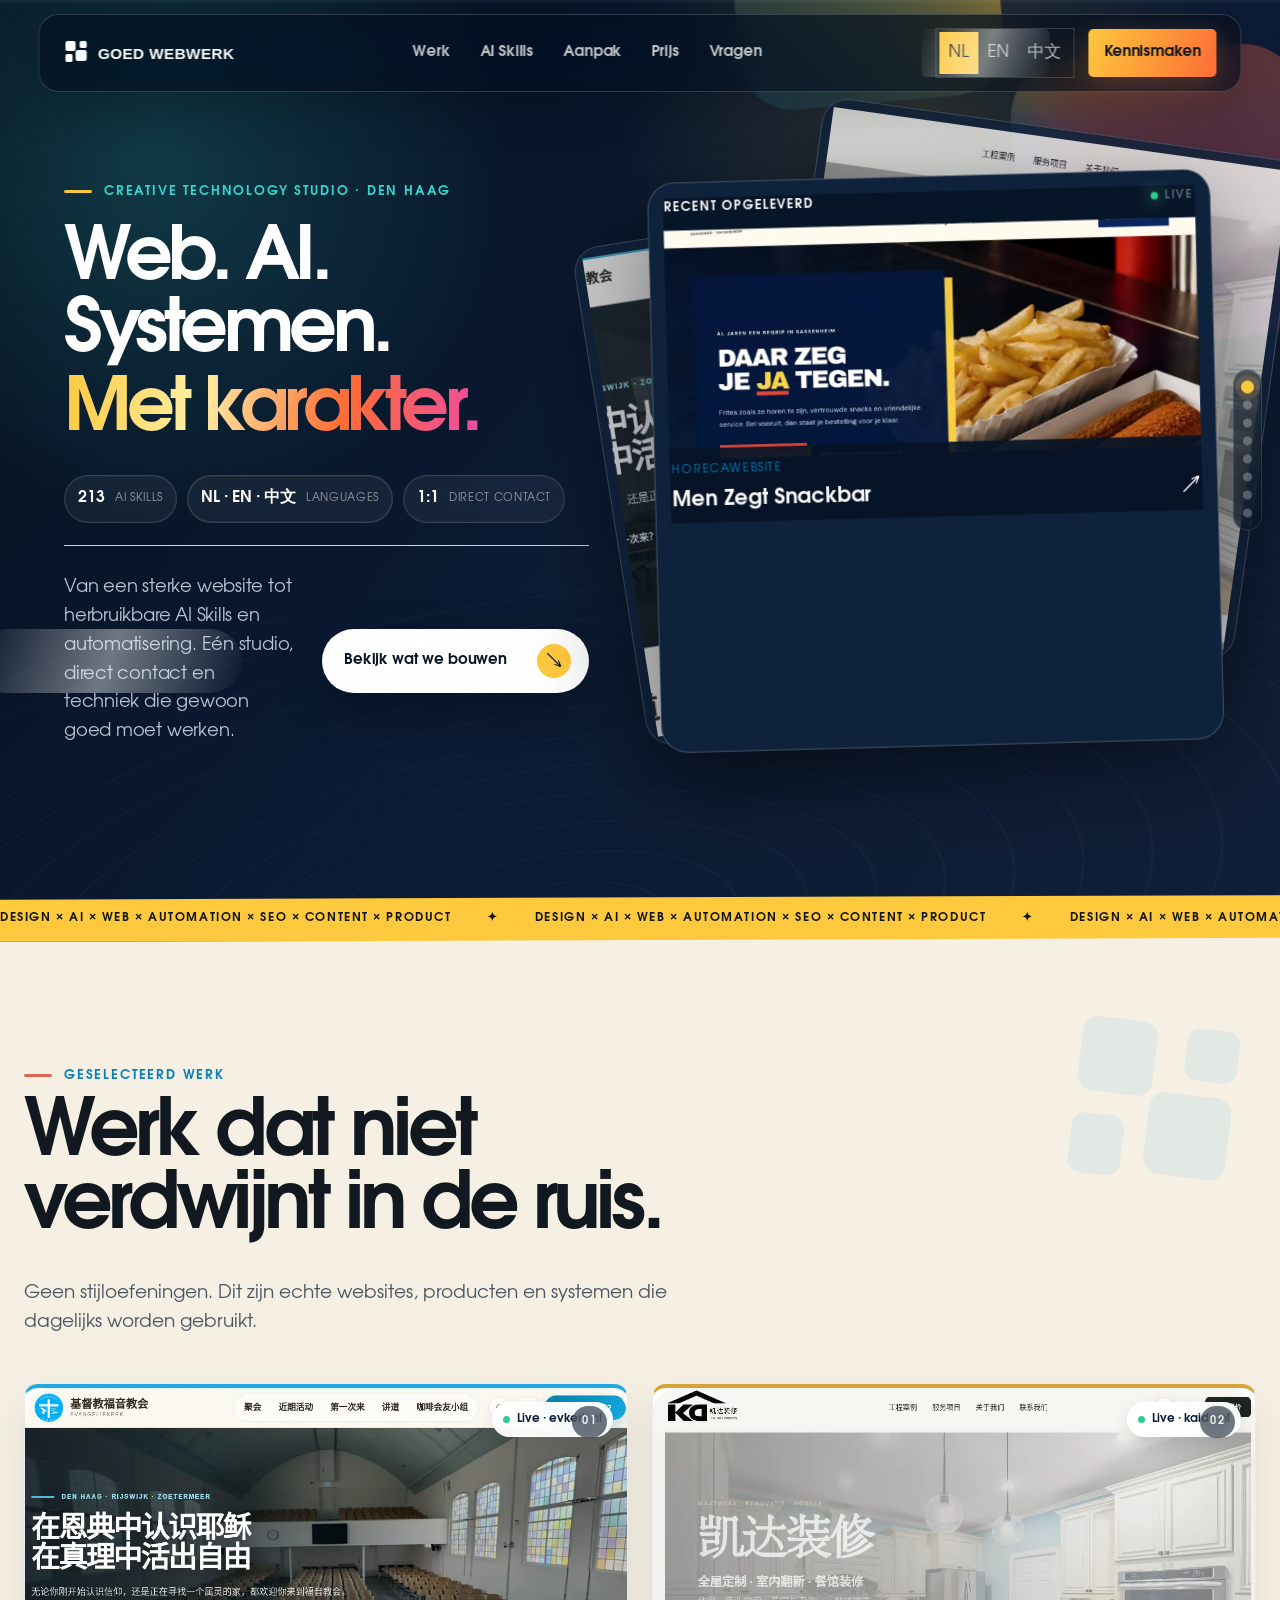
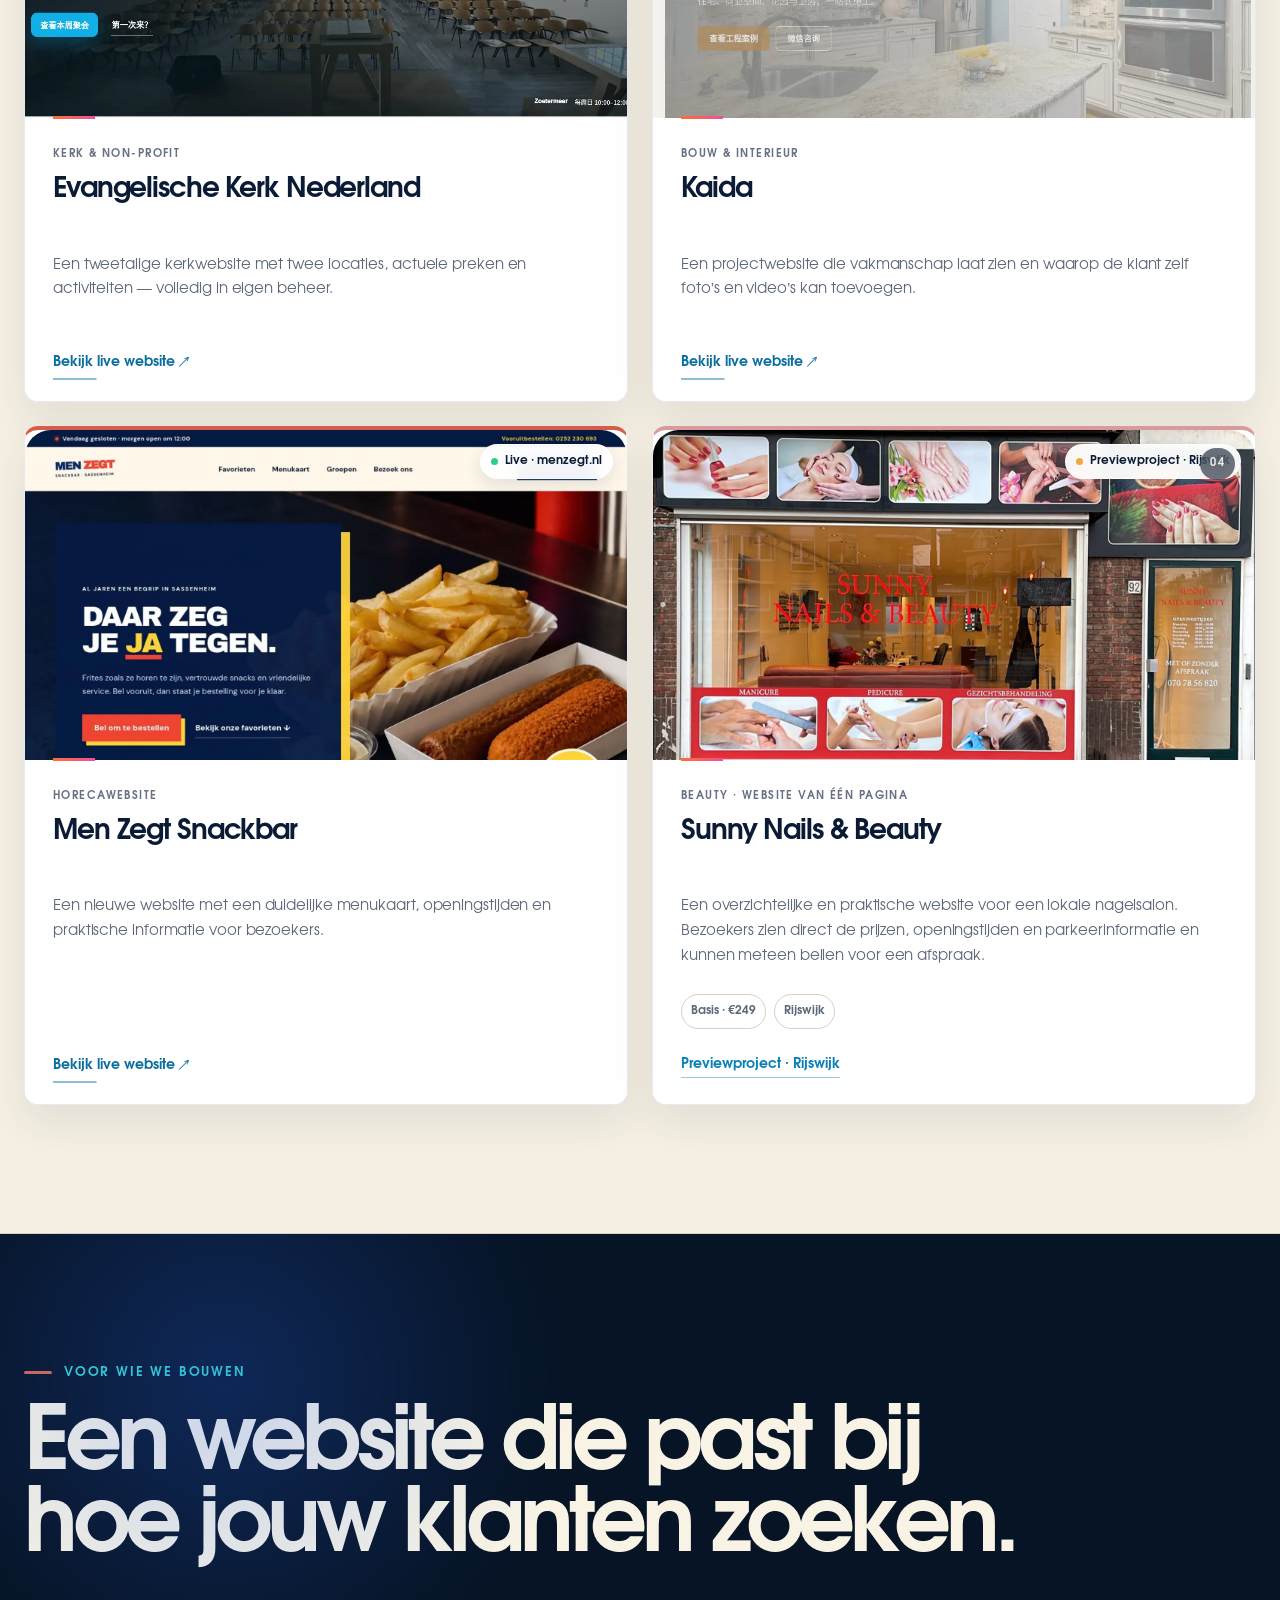
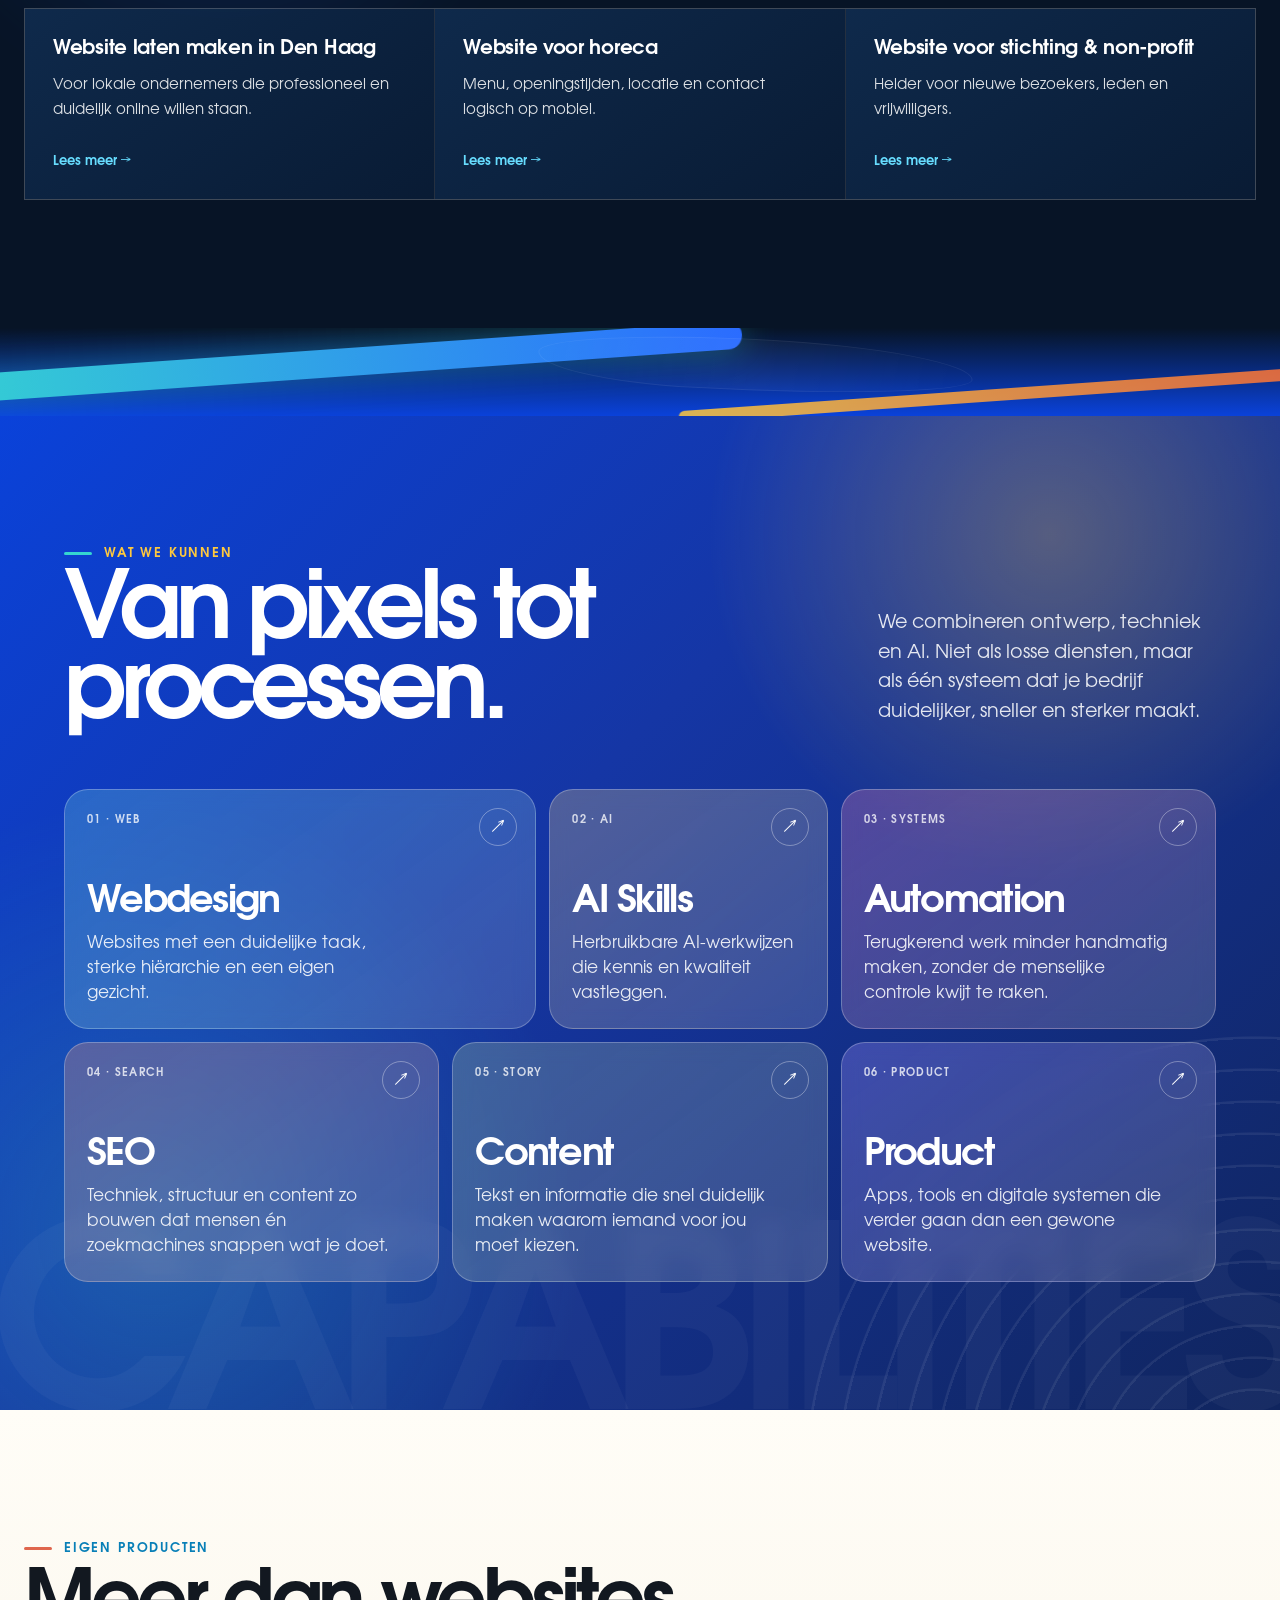
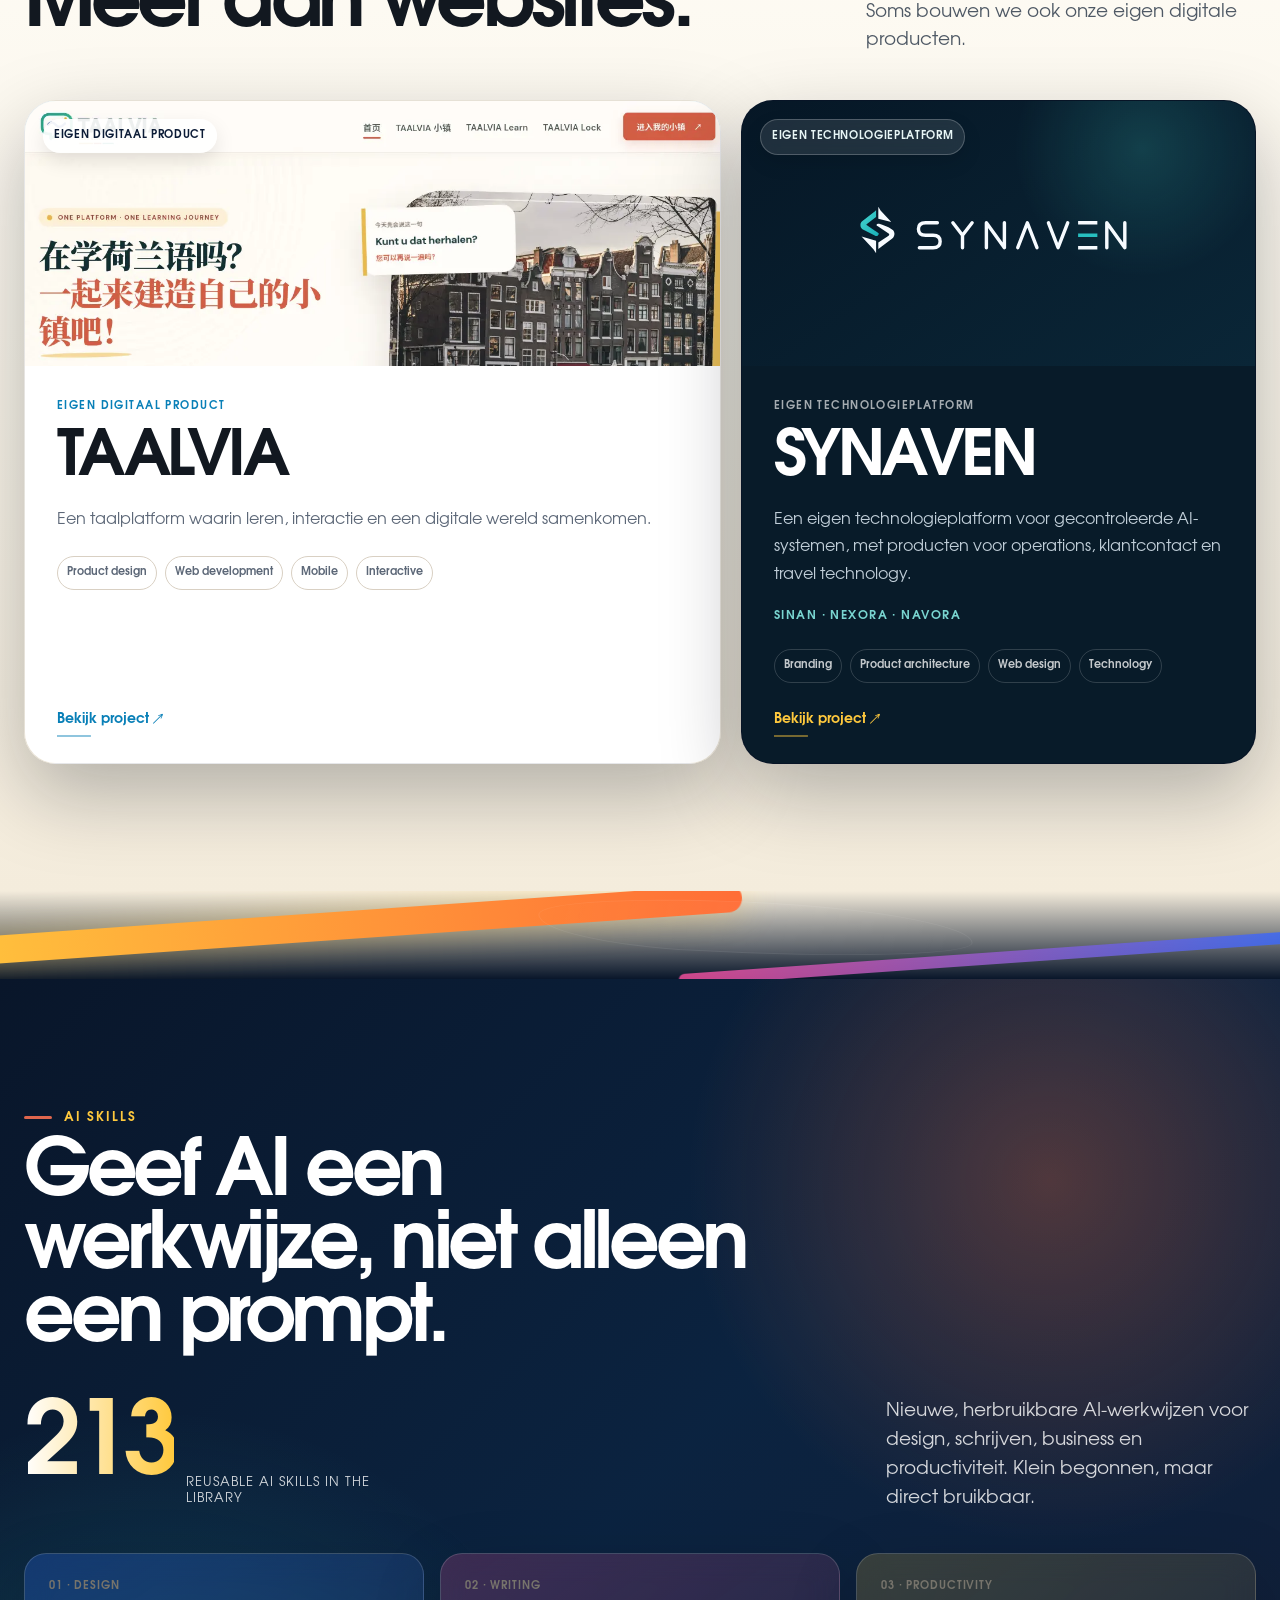
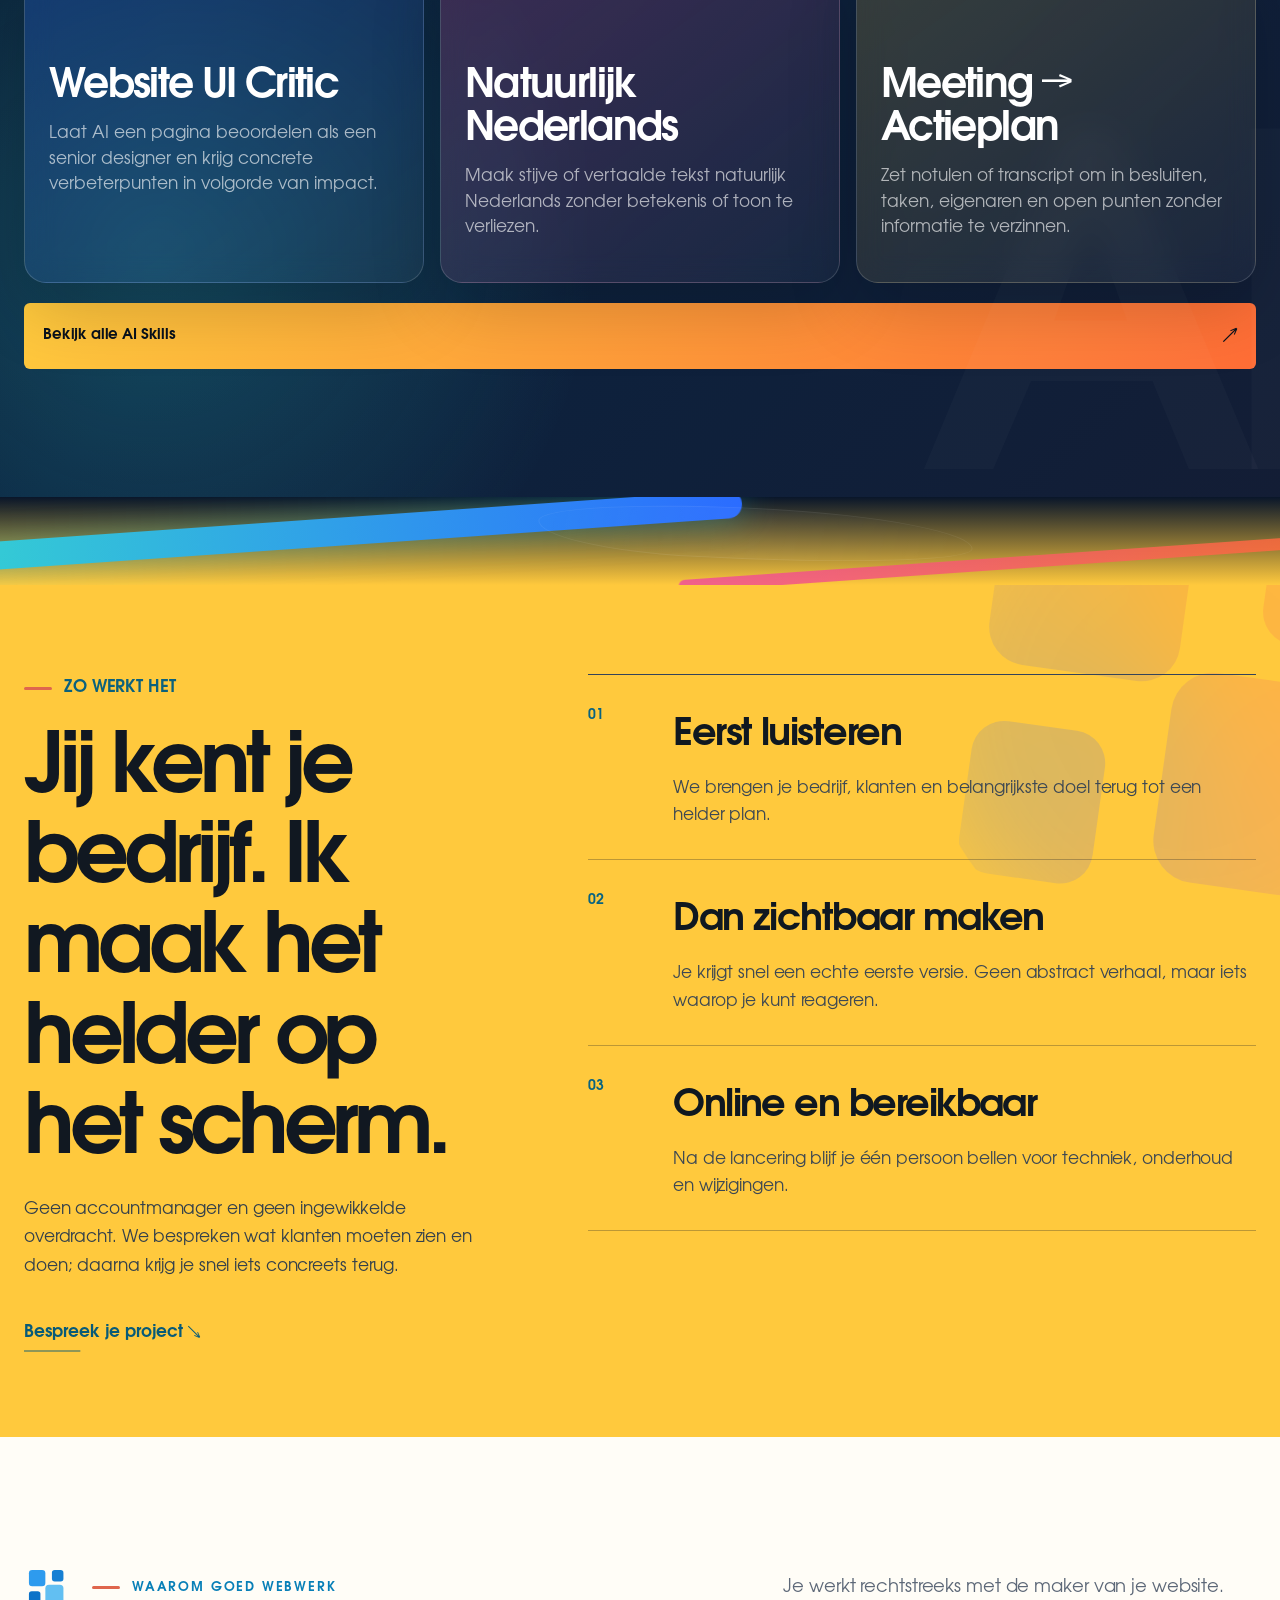
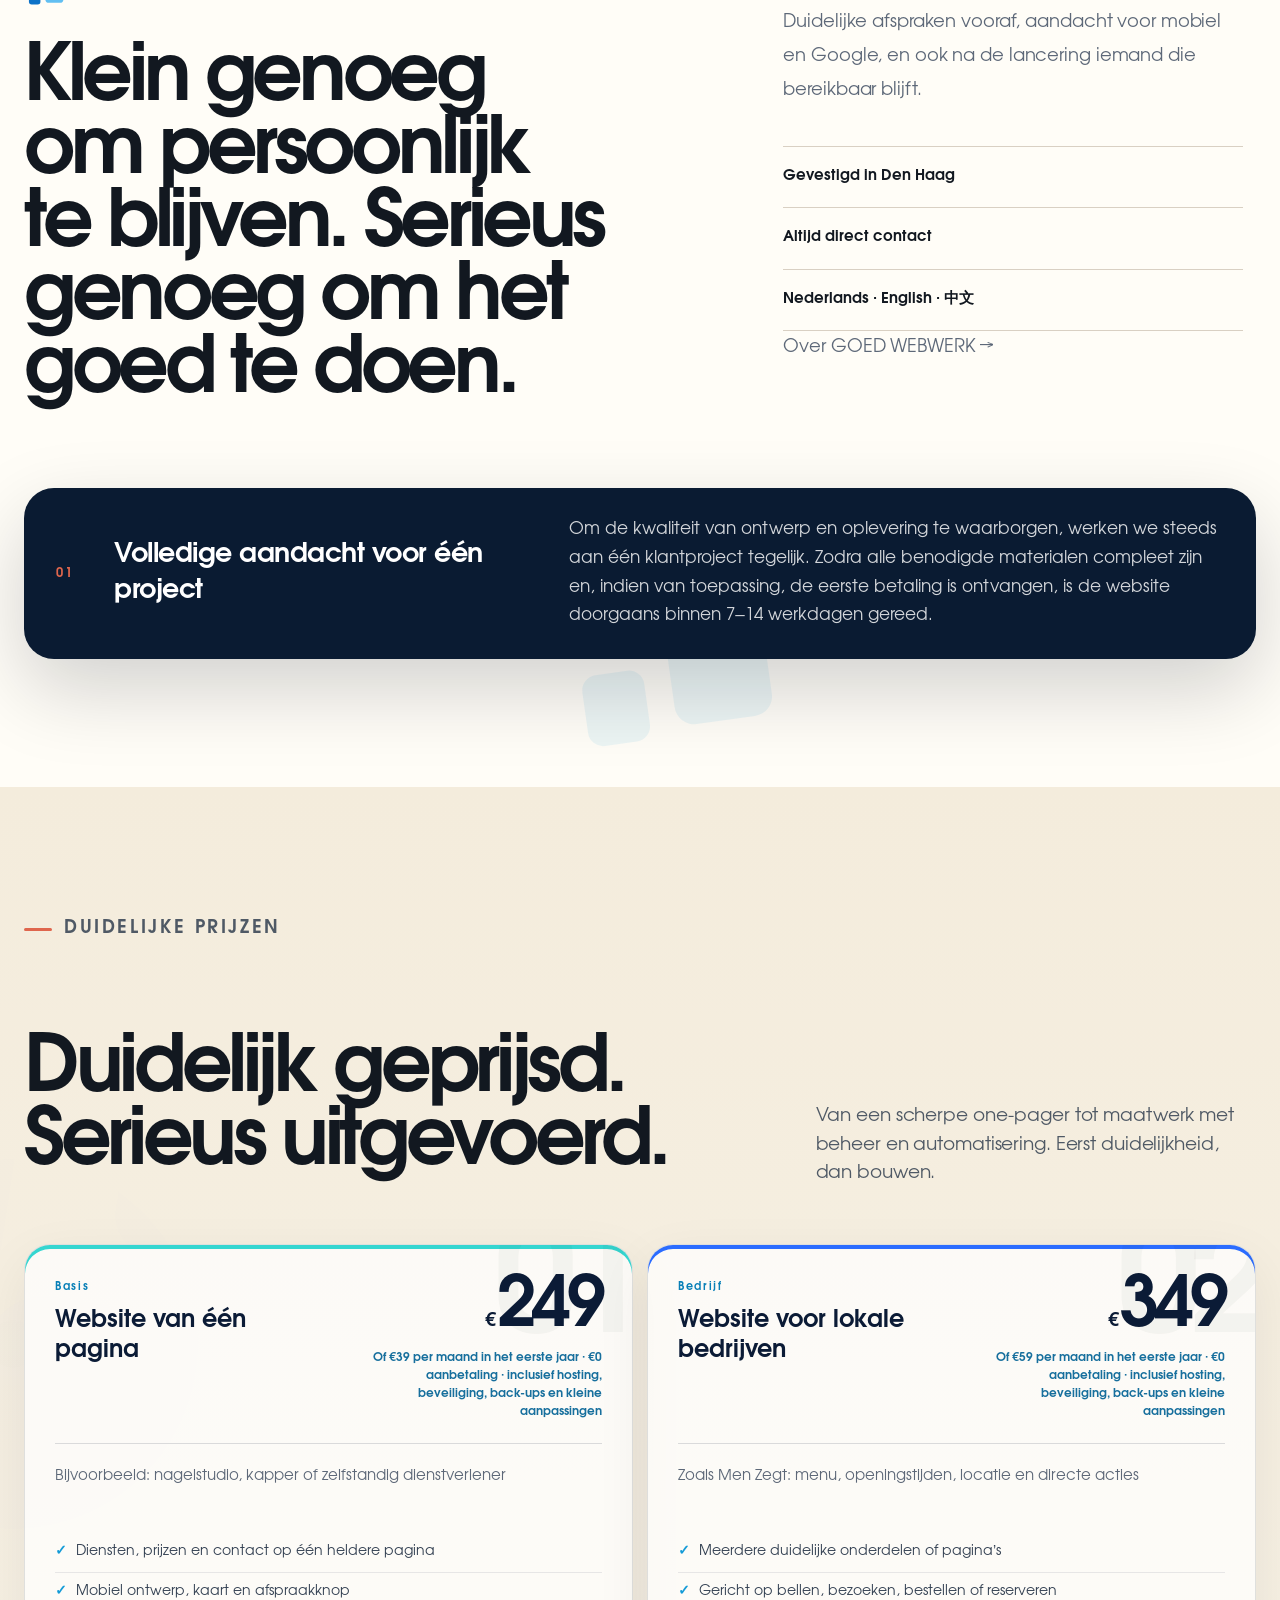
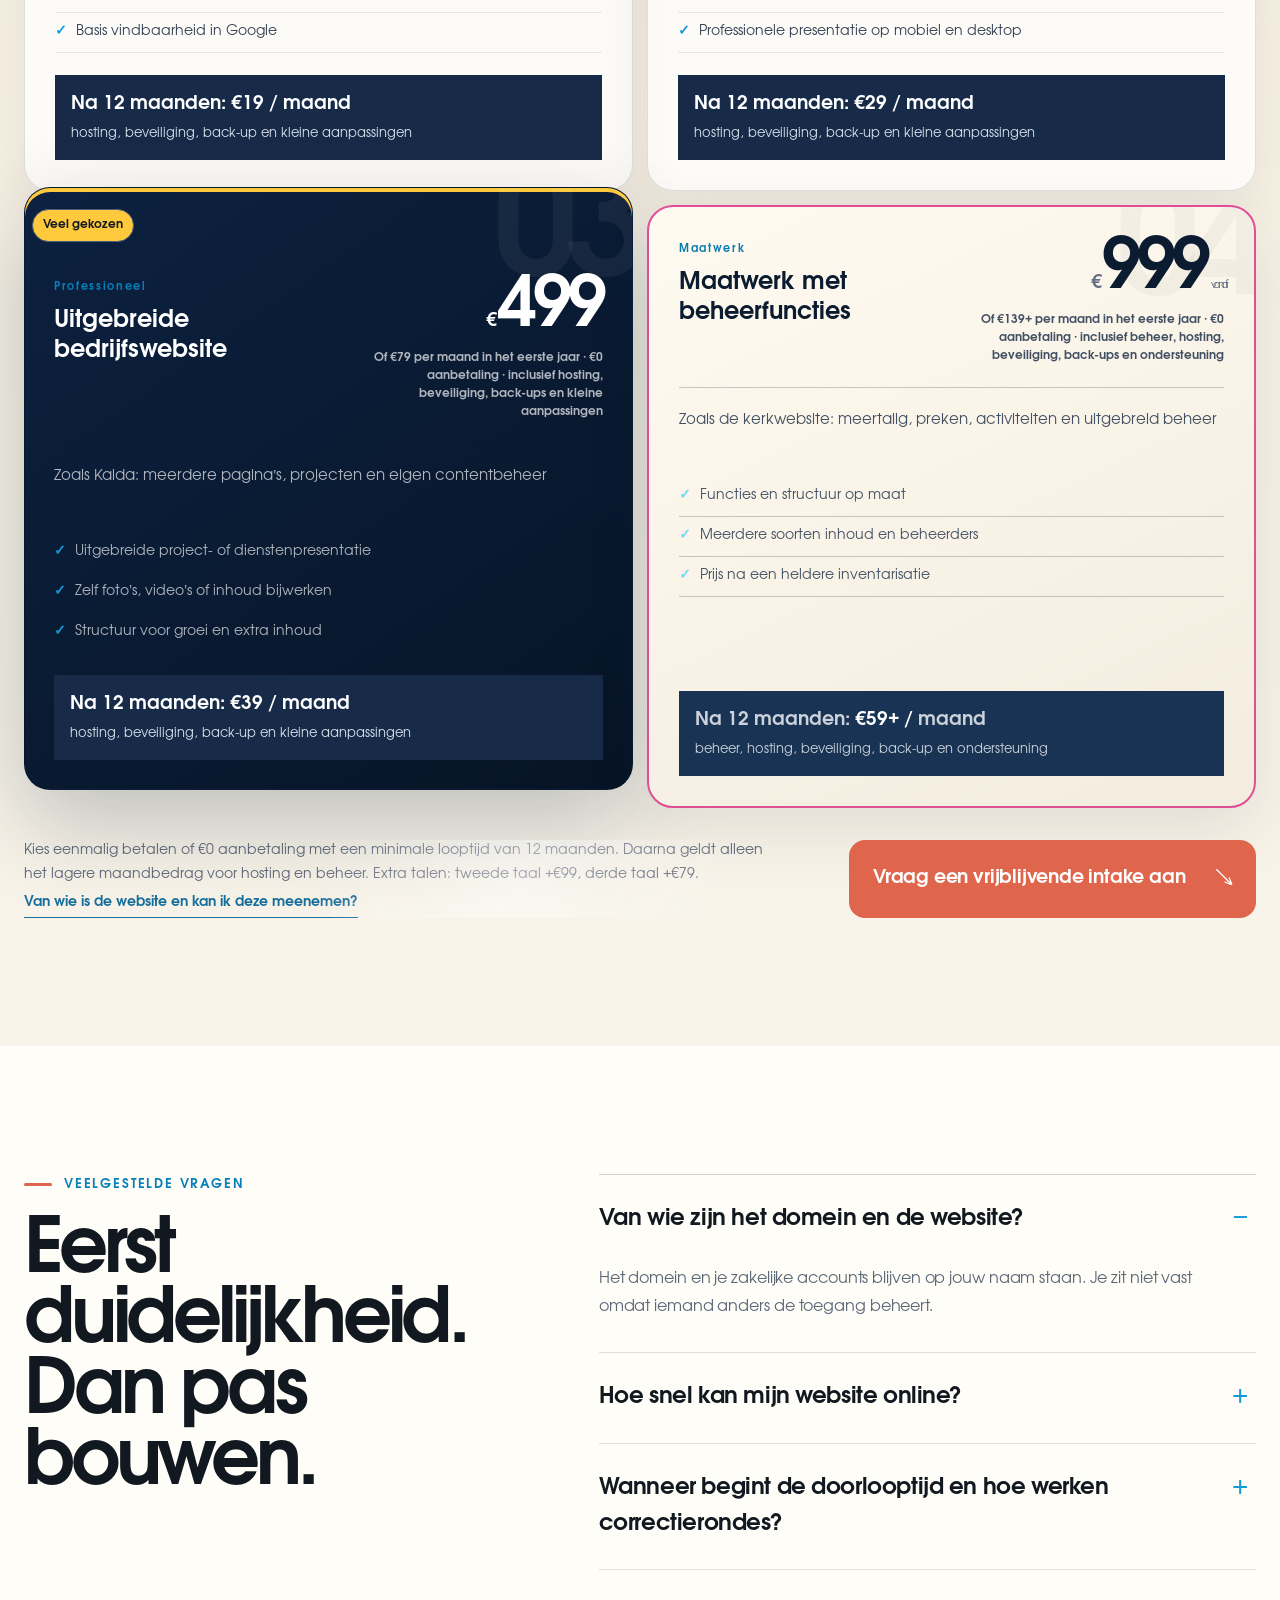
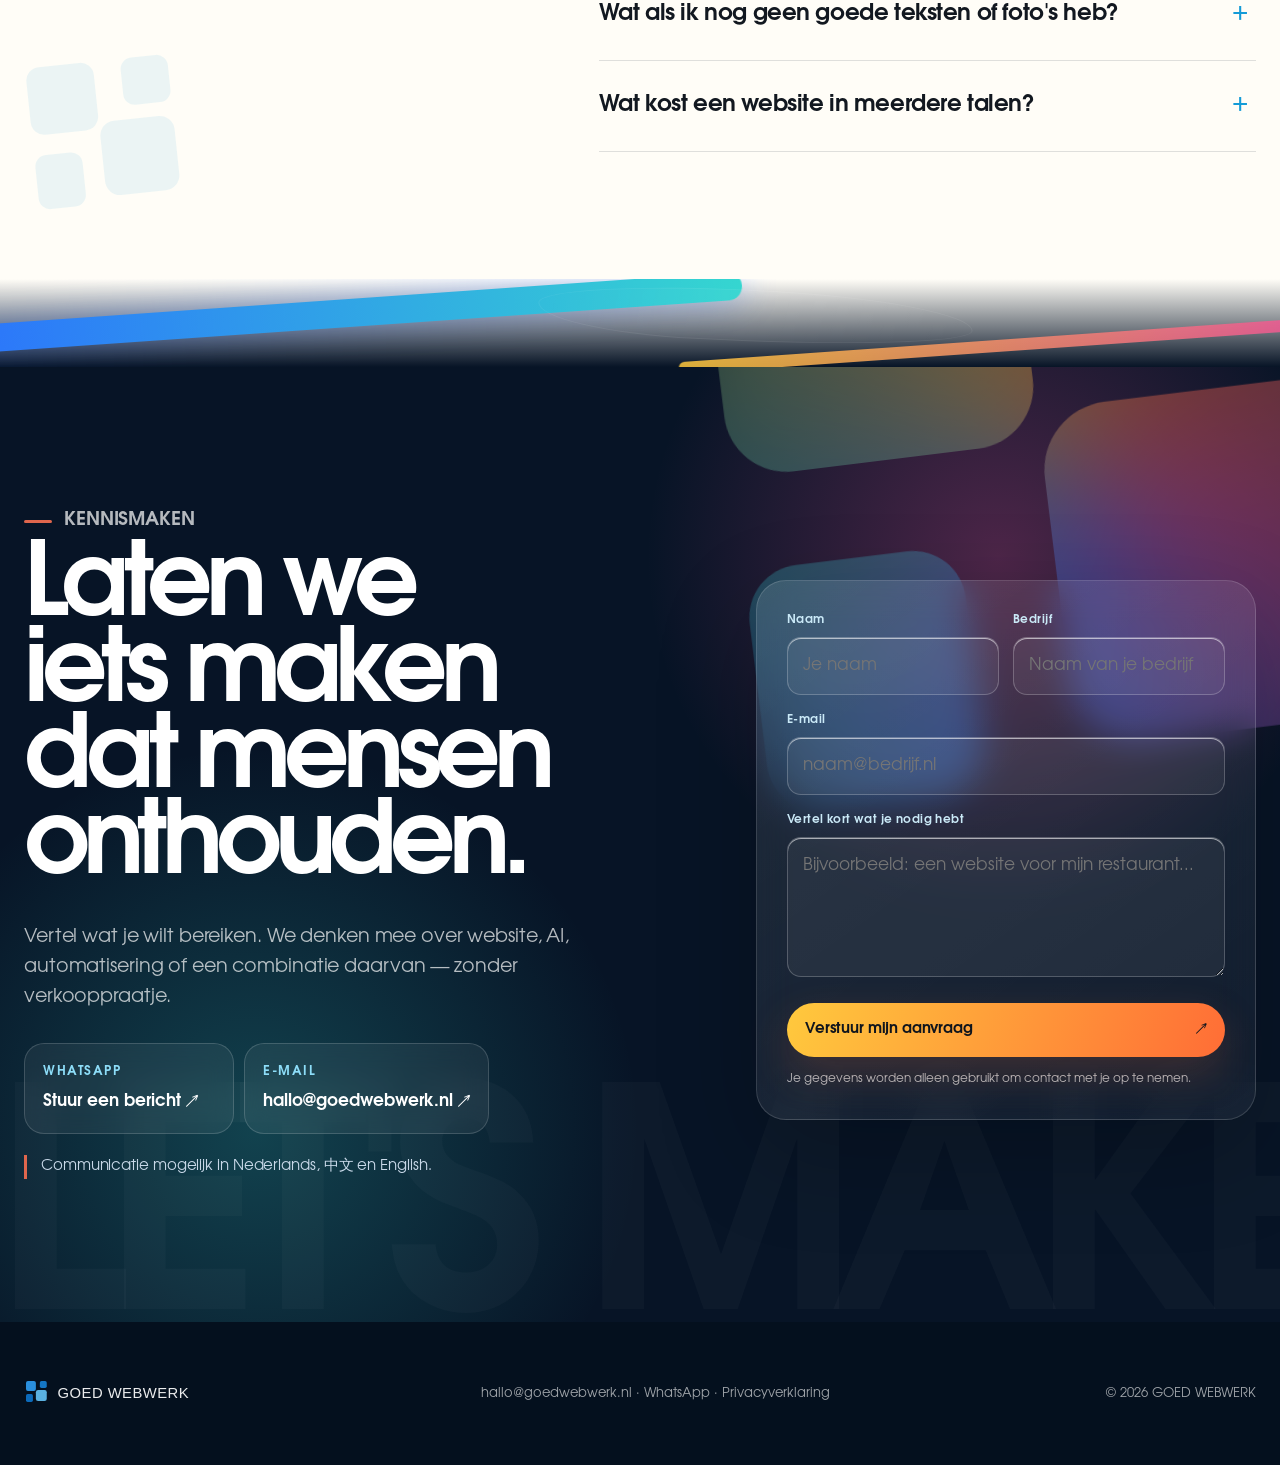
<file: index.html>
<!doctype html>
<html lang="nl">
<head>
  <meta charset="utf-8">
  <meta name="viewport" content="width=device-width, initial-scale=1">
  <meta name="description" content="GOED WEBWERK ontwerpt websites, AI Skills en digitale systemen voor ondernemers en organisaties. Direct, expressief en technisch solide — vanuit Den Haag.">
  <meta name="robots" content="index, follow">
  <title>GOED WEBWERK | Webdesign, AI Skills & digitale systemen</title>
  <link rel="canonical" href="https://goedwebwerk.nl/">
  <meta property="og:type" content="website">
  <meta property="og:title" content="GOED WEBWERK | Webdesign, AI Skills & digitale systemen">
  <meta property="og:description" content="Webdesign, AI Skills en digitale systemen met karakter — vanuit Den Haag.">
  <meta property="og:url" content="https://goedwebwerk.nl/">
  <link rel="icon" href="mark.svg" type="image/svg+xml">
  <link rel="stylesheet" href="site-v2.css?v=77">
  <link rel="stylesheet" href="site-v3.css?v=1">
  <link rel="stylesheet" href="site-v3-1.css?v=1">
  <link rel="stylesheet" href="site-v3-2.css?v=1">
  <link rel="stylesheet" href="site-home-v4.css?v=2">
  <link rel="stylesheet" href="site-home-v5.css?v=1">
  <link rel="stylesheet" href="site-home-v6.css?v=1">
  <link rel="stylesheet" href="site-home-v7.css?v=1">
  <link rel="stylesheet" href="site-home-v8.css?v=1">
</head>
<body>
  <header class="site-header">
    <a class="brand" href="#top" aria-label="GOED WEBWERK home"><img src="logo.svg" alt="GOED WEBWERK"></a>
    <nav aria-label="Hoofdnavigatie"><a href="#werk" data-i18n="navWork">Werk</a><a href="/skills/" data-i18n="navSkills">AI Skills</a><a href="#aanpak" data-i18n="navProcess">Aanpak</a><a href="#prijzen" data-i18n="navPrice">Prijs</a><a href="#vragen" data-i18n="navFaq">Vragen</a></nav>
    <div class="header-actions"><div class="lang-switch" aria-label="Taal kiezen"><button type="button" data-lang="nl" class="active">NL</button><button type="button" data-lang="en">EN</button><button type="button" data-lang="zh">中文</button></div><a class="header-cta" href="#contact" data-i18n="navContact">Kennismaken</a></div>
  </header>

  <main id="top">
    <section class="hero">
      <div class="hero-main">
        <p class="kicker"><span></span><b data-i18n="heroKicker">Creative technology studio · Den Haag</b></p>
        <h1><span data-i18n="heroLine1">Web. AI. Systemen.</span><em data-i18n="heroLine2">Met karakter.</em></h1>
        <div class="hero-bottom"><p data-i18n="heroIntro">Van een sterke website tot herbruikbare AI Skills en automatisering. Eén studio, direct contact en techniek die gewoon goed moet werken.</p><a class="primary-link" href="#werk"><span data-i18n="heroCta">Bekijk wat we bouwen</span><b>↘</b></a></div>
      </div>
      <a class="now-building" href="https://menzegt.nl" target="_blank" rel="noreferrer" aria-label="Bekijk de live website van Men Zegt Snackbar">
        <div class="stack-photo stack-photo-left" aria-hidden="true"><img src="project-evkerk.webp" alt="" width="1200" height="800"></div>
        <div class="stack-photo stack-photo-right" aria-hidden="true"><img src="project-kaida.webp" alt="" width="1200" height="800"></div>
        <div class="stack-photo stack-photo-front">
          <div class="now-top"><span data-i18n="recentDelivery">Recent opgeleverd</span><b class="is-live"><i></i><span data-i18n="liveNow">Live</span></b></div>
          <img src="project-men-zegt.webp" alt="Homepage van de website van Men Zegt Snackbar" width="1600" height="900">
          <div class="now-caption"><div><small data-i18n="hospitalitySite">Horecawebsite</small><strong>Men Zegt Snackbar</strong></div><span>↗</span></div>
        </div>
      </a>
    </section>

    <section class="work section" id="werk">
      <header class="editorial-heading"><div><p class="kicker"><span></span><b data-i18n="selectedWork">Geselecteerd werk</b></p><h2 data-i18n="workTitle">Echte websites voor echte organisaties.</h2><p class="editorial-intro" data-i18n="workIntro">Geen stijloefeningen, maar werk dat dagelijks door klanten, leden en bezoekers wordt gebruikt.</p></div></header>
      <div class="work-layout">
        <article class="case case-featured case-evkerk"><a class="case-image localized-visual" href="https://evkerk.nl" target="_blank" rel="noreferrer"><img src="project-evkerk.webp" alt="Homepage van Evangelische Kerk Nederland" width="1200" height="800"><span class="visual-copy"><small data-i18n="evkerkVisualEyebrow">Kerkwebsite</small><strong data-i18n="evkerkVisual">Evangelische Kerk Nederland</strong></span><span class="status live"><i></i><span data-i18n="liveEvkerk">Live · evkerk.nl</span></span></a><div class="case-copy"><p data-i18n="churchNonprofit">Kerk & non-profit</p><h3 data-i18n="evkerkTitle">Evangelische Kerk Nederland</h3><p data-i18n="evkerkDesc">Een tweetalige kerkwebsite met twee locaties, actuele preken en activiteiten — volledig in eigen beheer.</p><div class="chips"><span data-i18n="bilingual">Tweetalig</span><span data-i18n="selfManaged">Eigen beheer</span></div><a href="https://evkerk.nl" target="_blank" rel="noreferrer"><span data-i18n="viewLive">Bekijk live website</span> ↗</a></div></article>
        <article class="case case-small case-kaida"><a class="case-image localized-visual" href="https://kaida.nl" target="_blank" rel="noreferrer"><img src="project-kaida.webp" alt="Homepage van Kaida" width="1200" height="800"><span class="visual-copy"><small data-i18n="kaidaVisualEyebrow">Renovatie & interieur</small><strong data-i18n="kaidaVisual">Kaida Renovatie</strong></span><span class="status live"><i></i><span data-i18n="liveKaida">Live · kaida.nl</span></span></a><div class="case-copy"><p data-i18n="constructionInterior">Bouw & interieur</p><h3 data-i18n="kaidaTitle">Kaida</h3><p data-i18n="kaidaDesc">Een projectwebsite die vakmanschap laat zien en waarop de klant zelf foto’s en video’s kan toevoegen.</p><a href="https://kaida.nl" target="_blank" rel="noreferrer"><span data-i18n="viewLive">Bekijk live website</span> ↗</a></div></article>
        <article class="case case-progress case-menzegt"><a class="case-image" href="https://menzegt.nl" target="_blank" rel="noreferrer"><img src="project-men-zegt.webp" alt="Homepage van de website van Men Zegt Snackbar" width="1600" height="900"><span class="status live"><i></i><span data-i18n="liveMenZegt">Live · menzegt.nl</span></span></a><div class="case-copy"><p data-i18n="hospitalitySite">Horecawebsite</p><h3 data-i18n="menZegtTitle">Men Zegt Snackbar</h3><p data-i18n="menZegtDesc">Een nieuwe website met een duidelijke menukaart, openingstijden en praktische informatie voor bezoekers.</p><div class="chips"><span data-i18n="menu">Menukaart</span><span data-i18n="mobile">Mobiel</span></div><a href="https://menzegt.nl" target="_blank" rel="noreferrer"><span data-i18n="viewLive">Bekijk live website</span> ↗</a></div></article>
        <article class="case case-small case-sunny"><div class="case-image case-image-static"><img src="project-sunny-nails.jpg" alt="Voorgevel van Sunny Nails & Beauty in Rijswijk" width="1600" height="920"><span class="status progress"><i></i><span data-i18n="liveSunny">Previewproject · Rijswijk</span></span></div><div class="case-copy"><p data-i18n="beautyOnePage">Beauty · website van één pagina</p><h3>Sunny Nails &amp; Beauty</h3><p data-i18n="sunnyDesc">Een overzichtelijke en praktische website voor een lokale nagelsalon. Bezoekers zien direct de prijzen, openingstijden en parkeerinformatie en kunnen meteen bellen voor een afspraak.</p><div class="chips"><span data-i18n="basicOnePage">Basis · €249</span><span>Rijswijk</span></div><span class="case-preview-label" data-i18n="viewProject">Previewproject · Rijswijk</span></div></article>
      </div>
    </section>


    <section class="service-index section" aria-labelledby="serviceIndexTitle"><p class="kicker"><span></span><b data-i18n="serviceIndexKicker">Voor wie we bouwen</b></p><h2 id="serviceIndexTitle" data-i18n="serviceIndexTitle">Een website die past bij hoe jouw klanten zoeken.</h2><div class="service-index-links"><a href="/website-laten-maken-den-haag/"><strong data-i18n="service1Title">Website laten maken in Den Haag</strong><span data-i18n="service1Text">Voor lokale ondernemers die professioneel en duidelijk online willen staan.</span><b data-i18n="serviceReadMore">Lees meer →</b></a><a href="/horeca-website-laten-maken/"><strong data-i18n="service2Title">Website voor horeca</strong><span data-i18n="service2Text">Menu, openingstijden, locatie en contact logisch op mobiel.</span><b data-i18n="serviceReadMore">Lees meer →</b></a><a href="/website-voor-stichting/"><strong data-i18n="service3Title">Website voor stichting & non-profit</strong><span data-i18n="service3Text">Helder voor nieuwe bezoekers, leden en vrijwilligers.</span><b data-i18n="serviceReadMore">Lees meer →</b></a></div></section>
    <section class="own-products section" id="producten">
      <header class="own-heading"><div><p class="kicker"><span></span><b data-i18n="ownKicker">Eigen producten</b></p><h2 data-i18n="ownTitle">Meer dan websites.</h2></div><p data-i18n="ownIntro">Soms bouwen we ook onze eigen digitale producten.</p></header>
      <div class="own-grid">
        <article class="own-card own-taalvia">
          <a class="own-visual taalvia-visual" href="https://taalvia.nl" target="_blank" rel="noreferrer"><img src="project-taalvia.webp" alt="Taalvia taalplatform" width="1200" height="800"><span class="own-badge" data-i18n="ownTypeTaalvia">Eigen digitaal product</span></a>
          <div class="own-copy"><p class="own-type" data-i18n="ownTypeTaalvia">Eigen digitaal product</p><h3>TAALVIA</h3><p data-i18n="ownTaalviaDesc">Een taalplatform waarin leren, interactie en een digitale wereld samenkomen.</p><div class="own-tags"><span>Product design</span><span>Web development</span><span>Mobile</span><span>Interactive</span></div><a href="https://taalvia.nl" target="_blank" rel="noreferrer"><span data-i18n="ownView">Bekijk project</span> ↗</a></div>
        </article>
        <article class="own-card own-synaven">
          <a class="own-visual synaven-visual" href="https://synaven.eu" target="_blank" rel="noreferrer"><img src="synaven-lockup-light.svg" alt="SYNAVEN" width="720" height="240"><span class="own-badge" data-i18n="ownTypeSynaven">Eigen technologieplatform</span></a>
          <div class="own-copy"><p class="own-type" data-i18n="ownTypeSynaven">Eigen technologieplatform</p><h3>SYNAVEN</h3><p data-i18n="ownSynavenDesc">Een eigen technologieplatform voor gecontroleerde AI-systemen, met producten voor operations, klantcontact en travel technology.</p><p class="product-family">SINAN · NEXORA · NAVORA</p><div class="own-tags"><span>Branding</span><span>Product architecture</span><span>Web design</span><span>Technology</span></div><a href="https://synaven.eu" target="_blank" rel="noreferrer"><span data-i18n="ownView">Bekijk project</span> ↗</a></div>
        </article>
      </div>
    </section>


    <section class="skills-home section" id="ai-skills">
      <header class="skills-home-head">
        <div><p class="kicker"><span></span><b>AI Skills</b></p><h2 data-i18n="skillsHomeTitle">Geef AI een werkwijze, niet alleen een prompt.</h2></div>
        <p data-i18n="skillsHomeIntro">Nieuwe, herbruikbare AI-werkwijzen voor design, schrijven, business en productiviteit. Klein begonnen, maar direct bruikbaar.</p>
      </header>
      <div class="skills-home-grid">
        <article><small>01 · DESIGN</small><h3>Website UI Critic</h3><p data-i18n="skillsCard1">Laat AI een pagina beoordelen als een senior designer en krijg concrete verbeterpunten in volgorde van impact.</p></article>
        <article><small>02 · WRITING</small><h3 data-i18n="skillsCard2Title">Natuurlijk Nederlands</h3><p data-i18n="skillsCard2">Maak stijve of vertaalde tekst natuurlijk Nederlands zonder betekenis of toon te verliezen.</p></article>
        <article><small>03 · PRODUCTIVITY</small><h3 data-i18n="skillsCard3Title">Meeting → Actieplan</h3><p data-i18n="skillsCard3">Zet notulen of transcript om in besluiten, taken, eigenaren en open punten zonder informatie te verzinnen.</p></article>
      </div>
      <a class="primary-link dark skills-home-link" href="/skills/"><span data-i18n="skillsHomeCta">Bekijk alle AI Skills</span><b>↗</b></a>
    </section>

    <section class="process" id="aanpak">
      <div class="process-intro"><p class="kicker light"><span></span><b data-i18n="howItWorks">Zo werkt het</b></p><h2 data-i18n="processTitle">Jij kent je bedrijf. Ik maak het helder op het scherm.</h2><p data-i18n="processIntro">Geen accountmanager en geen ingewikkelde overdracht. We bespreken wat klanten moeten zien en doen; daarna krijg je snel iets concreets terug.</p><a href="#contact"><span data-i18n="discussProject">Bespreek je project</span> ↘</a></div>
      <ol><li><b>01</b><div><h3 data-i18n="step1Title">Eerst luisteren</h3><p data-i18n="step1Text">We brengen je bedrijf, klanten en belangrijkste doel terug tot een helder plan.</p></div></li><li><b>02</b><div><h3 data-i18n="step2Title">Dan zichtbaar maken</h3><p data-i18n="step2Text">Je krijgt snel een echte eerste versie. Geen abstract verhaal, maar iets waarop je kunt reageren.</p></div></li><li><b>03</b><div><h3 data-i18n="step3Title">Online en bereikbaar</h3><p data-i18n="step3Text">Na de lancering blijf je één persoon bellen voor techniek, onderhoud en wijzigingen.</p></div></li></ol>
    </section>

    <section class="about section"><div class="about-copy"><div class="about-brandline"><img src="mark.svg" alt="" width="74" height="74"><p class="kicker"><span></span><b data-i18n="whyGoed">Waarom GOED WEBWERK</b></p></div><h2 data-i18n="aboutTitle">Klein genoeg om persoonlijk te blijven. Serieus genoeg om het goed te doen.</h2></div><div class="about-detail"><p data-i18n="aboutText">Je werkt rechtstreeks met de maker van je website. Duidelijke afspraken vooraf, aandacht voor mobiel en Google, en ook na de lancering iemand die bereikbaar blijft.</p><div><span data-i18n="basedIn">Gevestigd in Den Haag</span><span data-i18n="directContact">Altijd direct contact</span><span data-i18n="languageList">Nederlands · English · 中文</span></div><p><a href="/over-goed-webwerk/">Over GOED WEBWERK →</a></p></div><aside class="focus-promise"><div><span>01</span><h3 data-i18n="focusTitle">Volledige aandacht voor één project</h3></div><p data-i18n="focusText">Om de kwaliteit van ontwerp en oplevering te waarborgen, werken we steeds aan één klantproject tegelijk. Zodra alle benodigde materialen compleet zijn en, indien van toepassing, de eerste betaling is ontvangen, is de website doorgaans binnen 7–14 werkdagen gereed.</p></aside></section>

    <section class="pricing section" id="prijzen"><div class="pricing-title"><p class="kicker"><span></span><b data-i18n="clearPrice">Duidelijke prijzen</b></p><h2 data-i18n="priceTitle">Je ziet vooraf wat bij jouw bedrijf past.</h2><p data-i18n="priceIntro">Van een sterke enkele pagina tot een website met eigen beheer. We bevestigen de vaste prijs voordat we beginnen.</p></div><div class="pricing-grid">
      <article class="price-card"><div class="price-card-head"><div><span class="price-level" data-i18n="starterLevel">Basis</span><h3 data-i18n="starterTitle">Website van één pagina</h3></div><div class="price-choice"><p><sup>€</sup>249</p><small data-i18n="noDeposit39">Of €39 per maand in het eerste jaar · €0 aanbetaling · inclusief hosting, beveiliging, back-ups en kleine aanpassingen</small></div></div><p class="price-example" data-i18n="starterExample">Bijvoorbeeld: nagelstudio, kapper of zelfstandig dienstverlener</p><ul><li data-i18n="starterFeature1">Diensten, prijzen en contact op één heldere pagina</li><li data-i18n="starterFeature2">Mobiel ontwerp, kaart en afspraakknop</li><li data-i18n="starterFeature3">Basis vindbaarheid in Google</li></ul><div class="care"><b><span data-i18n="after12Months">Na 12 maanden:</span> €19 / <span data-i18n="month">maand</span></b><span data-i18n="careTextShort">hosting, beveiliging, back-up en kleine aanpassingen</span></div></article>
      <article class="price-card"><div class="price-card-head"><div><span class="price-level" data-i18n="businessLevel">Bedrijf</span><h3 data-i18n="businessTitle">Website voor lokale bedrijven</h3></div><div class="price-choice"><p><sup>€</sup>349</p><small data-i18n="noDeposit59">Of €59 per maand in het eerste jaar · €0 aanbetaling · inclusief hosting, beveiliging, back-ups en kleine aanpassingen</small></div></div><p class="price-example" data-i18n="businessExample">Zoals Men Zegt: menu, openingstijden, locatie en directe acties</p><ul><li data-i18n="businessFeature1">Meerdere duidelijke onderdelen of pagina’s</li><li data-i18n="businessFeature2">Gericht op bellen, bezoeken, bestellen of reserveren</li><li data-i18n="businessFeature3">Professionele presentatie op mobiel en desktop</li></ul><div class="care"><b><span data-i18n="after12Months">Na 12 maanden:</span> €29 / <span data-i18n="month">maand</span></b><span data-i18n="careTextShort">hosting, beveiliging, back-up en kleine aanpassingen</span></div></article>
      <article class="price-card featured"><span class="price-badge" data-i18n="popularChoice">Veel gekozen</span><div class="price-card-head"><div><span class="price-level" data-i18n="professionalLevel">Professioneel</span><h3 data-i18n="professionalTitle">Uitgebreide bedrijfswebsite</h3></div><div class="price-choice"><p><sup>€</sup>499</p><small data-i18n="noDeposit79">Of €79 per maand in het eerste jaar · €0 aanbetaling · inclusief hosting, beveiliging, back-ups en kleine aanpassingen</small></div></div><p class="price-example" data-i18n="professionalExample">Zoals Kaida: meerdere pagina’s, projecten en eigen contentbeheer</p><ul><li data-i18n="professionalFeature1">Uitgebreide project- of dienstenpresentatie</li><li data-i18n="professionalFeature2">Zelf foto’s, video’s of inhoud bijwerken</li><li data-i18n="professionalFeature3">Structuur voor groei en extra inhoud</li></ul><div class="care"><b><span data-i18n="after12Months">Na 12 maanden:</span> €39 / <span data-i18n="month">maand</span></b><span data-i18n="careTextShort">hosting, beveiliging, back-up en kleine aanpassingen</span></div></article>
      <article class="price-card custom"><div class="price-card-head"><div><span class="price-level" data-i18n="customLevel">Maatwerk</span><h3 data-i18n="customTitle">Maatwerk met beheerfuncties</h3></div><div class="price-choice"><p><sup>€</sup>999 <small data-i18n="from">vanaf</small></p><small data-i18n="noDeposit139">Of €139+ per maand in het eerste jaar · €0 aanbetaling · inclusief beheer, hosting, beveiliging, back-ups en ondersteuning</small></div></div><p class="price-example" data-i18n="customExample">Zoals de kerkwebsite: meertalig, preken, activiteiten en uitgebreid beheer</p><ul><li data-i18n="customFeature1">Functies en structuur op maat</li><li data-i18n="customFeature2">Meerdere soorten inhoud en beheerders</li><li data-i18n="customFeature3">Prijs na een heldere inventarisatie</li></ul><div class="care"><b><span data-i18n="after12Months">Na 12 maanden:</span> €59+ / <span data-i18n="month">maand</span></b><span data-i18n="careTextCustom">beheer, hosting, beveiliging, back-up en ondersteuning</span></div></article>
      <div class="price-footer"><div><p data-i18n="priceNote">Alle bedragen zijn eenmalige ontwikkelkosten. Het maandbedrag dekt hosting en doorlopend beheer. Extra talen: tweede taal +€99, derde taal +€79.</p><button class="handover-link" type="button" data-handover-open data-i18n="handoverLink">Van wie is de website en kan ik deze meenemen?</button></div><a class="primary-link dark" href="#contact"><span data-i18n="freeIntake">Vraag een vrijblijvende intake aan</span><b>↘</b></a></div>
    </div></section>

    <dialog class="handover-dialog" id="handover-dialog" aria-labelledby="handover-title"><div class="handover-dialog-head"><p class="kicker"><span></span><b data-i18n="handoverLabel">Eigendom en overdracht</b></p><button type="button" data-handover-close aria-label="Sluiten">×</button></div><h2 id="handover-title" data-i18n="handoverTitle">Jouw bedrijf blijft van jou.</h2><p data-i18n="handoverIntro">Het domein en je zakelijke accounts blijven altijd op jouw naam staan. Als je onze maandelijkse service beëindigt, kun je kiezen:</p><ul><li data-i18n="handoverContinue"><b>Doorgaan met onderhoud.</b> Hosting, beveiliging, back-up en kleine aanpassingen blijven geregeld.</li><li data-i18n="handoverLeave"><b>De website meenemen.</b> Op verzoek ontvang je gratis een standaardexport van de websitebestanden en de inhoud die je hebt aangeleverd.</li></ul><p class="handover-note" data-i18n="handoverNote">Technische verhuizing naar een andere hostingpartij, betaalde licenties en diensten van derden vallen niet onder de standaardexport en kunnen apart worden aangeboden.</p><button class="handover-done" type="button" data-handover-close data-i18n="handoverDone">Duidelijk</button></dialog>

    <section class="faq section" id="vragen"><header><p class="kicker"><span></span><b data-i18n="faqLabel">Veelgestelde vragen</b></p><h2 data-i18n="faqTitle">Eerst duidelijkheid. Dan pas bouwen.</h2></header><div class="faq-list"><details open><summary data-i18n="q1">Van wie zijn het domein en de website?</summary><p data-i18n="a1">Het domein en je zakelijke accounts blijven op jouw naam staan. Je zit niet vast omdat iemand anders de toegang beheert.</p></details><details><summary data-i18n="q2">Hoe snel kan mijn website online?</summary><p data-i18n="a2">Een overzichtelijke bedrijfswebsite is meestal binnen 7–14 werkdagen klaar. De planning hangt vooral af van teksten, foto's en feedback.</p></details><details><summary data-i18n="q5">Wanneer begint de doorlooptijd en hoe werken correctierondes?</summary><p data-i18n="a5">De doorlooptijd begint zodra alle benodigde materialen compleet zijn en, indien van toepassing, de eerste betaling is ontvangen. De offerte omvat twee gebundelde correctierondes. Na ontvangst van het concept vragen we je om binnen drie werkdagen alle feedback gebundeld door te geven. Als de aanlevering van materiaal of feedback meer dan vijf werkdagen vertraging oploopt, pauzeren we het project en plannen we het opnieuw in op basis van de dan beschikbare ruimte.</p></details><details><summary data-i18n="q3">Wat als ik nog geen goede teksten of foto's heb?</summary><p data-i18n="a3">Ik help je de inhoud en volgorde helder te krijgen. Ontbrekende teksten kunnen we samen opstellen en we spreken vooraf af welke foto's nodig zijn.</p></details><details><summary data-i18n="q4">Wat kost een website in meerdere talen?</summary><p data-i18n="a4">Het basispakket bevat één taal. Een tweede taal kost €99 extra; een derde taal kost daarna nog €79 extra. Voor een gewone kleine presentatiewebsite zijn het structureren van de vertaling, de taalschakelaar, de opmaak per taal en de basis-SEO inbegrepen. Bij veel inhoud, vakterminologie of een verzoek om professionele menselijke vertaling maken we een aparte prijsopgave op basis van de hoeveelheid content.</p></details></div></section>

    <section class="contact" id="contact"><div class="contact-copy"><p class="kicker light"><span></span><b data-i18n="meet">Kennismaken</b></p><h2 data-i18n="contactTitle">Wat moet jouw website voor je doen?</h2><p data-i18n="contactIntro">Vertel kort over je bedrijf. Je krijgt persoonlijk antwoord — zonder verkooppraatje of verplichtingen.</p><div class="contact-links"><a href="https://wa.me/31617493457?text=Hallo%20GOED%20WEBWERK%2C%20ik%20wil%20graag%20een%20website%20bespreken." target="_blank" rel="noreferrer"><small>WhatsApp</small><b data-i18n="sendWhatsapp">Stuur een bericht ↗</b></a><a href="mailto:hallo@goedwebwerk.nl"><small data-i18n="emailShort">E-mail</small><b>hallo@goedwebwerk.nl ↗</b></a></div><p class="language-note" data-i18n="communication">Communicatie mogelijk in Nederlands, 中文 en English.</p></div><form id="contact-form"><div class="form-row"><label><span data-i18n="name">Naam</span><input name="name" required data-i18n-placeholder="namePlaceholder" placeholder="Je naam"></label><label><span data-i18n="company">Bedrijf</span><input name="company" data-i18n-placeholder="companyPlaceholder" placeholder="Naam van je bedrijf"></label></div><label><span data-i18n="email">E-mail</span><input name="email" type="email" required placeholder="naam@bedrijf.nl"></label><label><span data-i18n="messageLabel">Vertel kort wat je nodig hebt</span><textarea name="message" required rows="4" data-i18n-placeholder="messagePlaceholder" placeholder="Bijvoorbeeld: een website voor mijn restaurant..."></textarea></label><button type="submit"><span data-i18n="sendRequest">Verstuur mijn aanvraag</span><b>↗</b></button><p data-i18n="privacy">Je gegevens worden alleen gebruikt om contact met je op te nemen.</p></form></section>
  </main>

  <footer><a href="#top"><img src="logo-light.svg" alt="GOED WEBWERK"></a><p><a href="mailto:hallo@goedwebwerk.nl">hallo@goedwebwerk.nl</a> · <a href="https://wa.me/31617493457">WhatsApp</a> · <a href="/privacyverklaring/">Privacyverklaring</a></p><p>© <span id="year"></span> GOED WEBWERK</p></footer>
  <script type="application/ld+json">{"@context":"https://schema.org","@graph":[{"@type":"WebSite","@id":"https://goedwebwerk.nl/#website","url":"https://goedwebwerk.nl/","name":"GOED WEBWERK","publisher":{"@id":"https://goedwebwerk.nl/#business"},"inLanguage":["nl","en","zh"]},{"@type":["Organization","ProfessionalService"],"@id":"https://goedwebwerk.nl/#business","name":"GOED WEBWERK","url":"https://goedwebwerk.nl/","mainEntityOfPage":"https://goedwebwerk.nl/over-goed-webwerk/","logo":{"@type":"ImageObject","url":"https://goedwebwerk.nl/logo.svg","caption":"GOED WEBWERK"},"description":"GOED WEBWERK is een creative technology studio in Den Haag voor webdesign, AI Skills, automatisering en digitale systemen.","email":"hallo@goedwebwerk.nl","telephone":"+31617493457","address":{"@type":"PostalAddress","addressLocality":"Den Haag","addressRegion":"Zuid-Holland","addressCountry":"NL"},"areaServed":{"@type":"AdministrativeArea","name":"Den Haag en omgeving"},"priceRange":"€249–€999+","knowsLanguage":["nl","en","zh"],"knowsAbout":["Webdesign","AI Skills","Automatisering","SEO","Content","Digitale producten"]},{"@type":"WebPage","@id":"https://goedwebwerk.nl/#page","url":"https://goedwebwerk.nl/","name":"GOED WEBWERK | Webdesign, AI Skills & digitale systemen","isPartOf":{"@id":"https://goedwebwerk.nl/#website"},"about":{"@id":"https://goedwebwerk.nl/#business"}}]}</script>
  <script src="site-v2.js?v=79"></script>
  <script src="site-v3-prod-v8.js"></script>
  <script src="site-v3-1.js?v=3"></script>
  <script src="site-v3-2.js?v=1"></script>
  <script src="site-home-v6.js?v=3"></script>
  <script src="site-home-v8.js?v=2"></script>
</body>
</html>
</file>
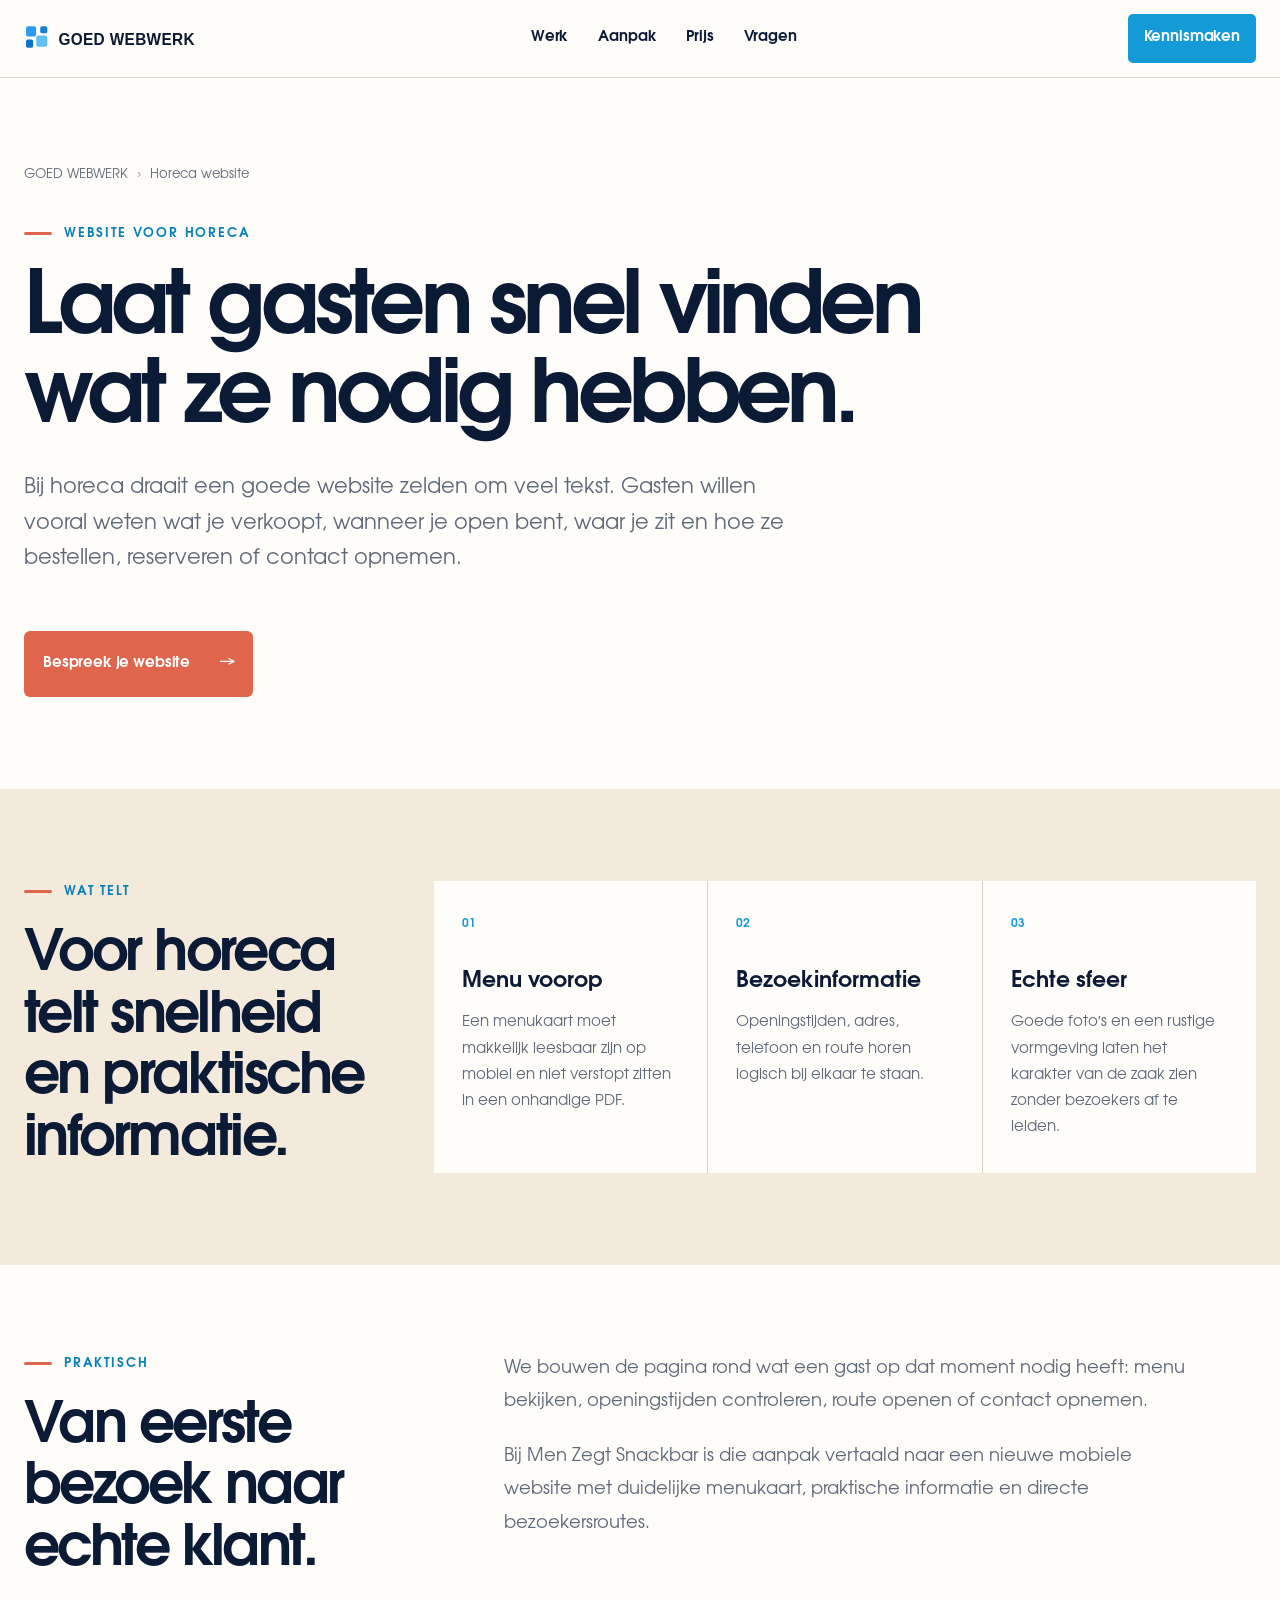
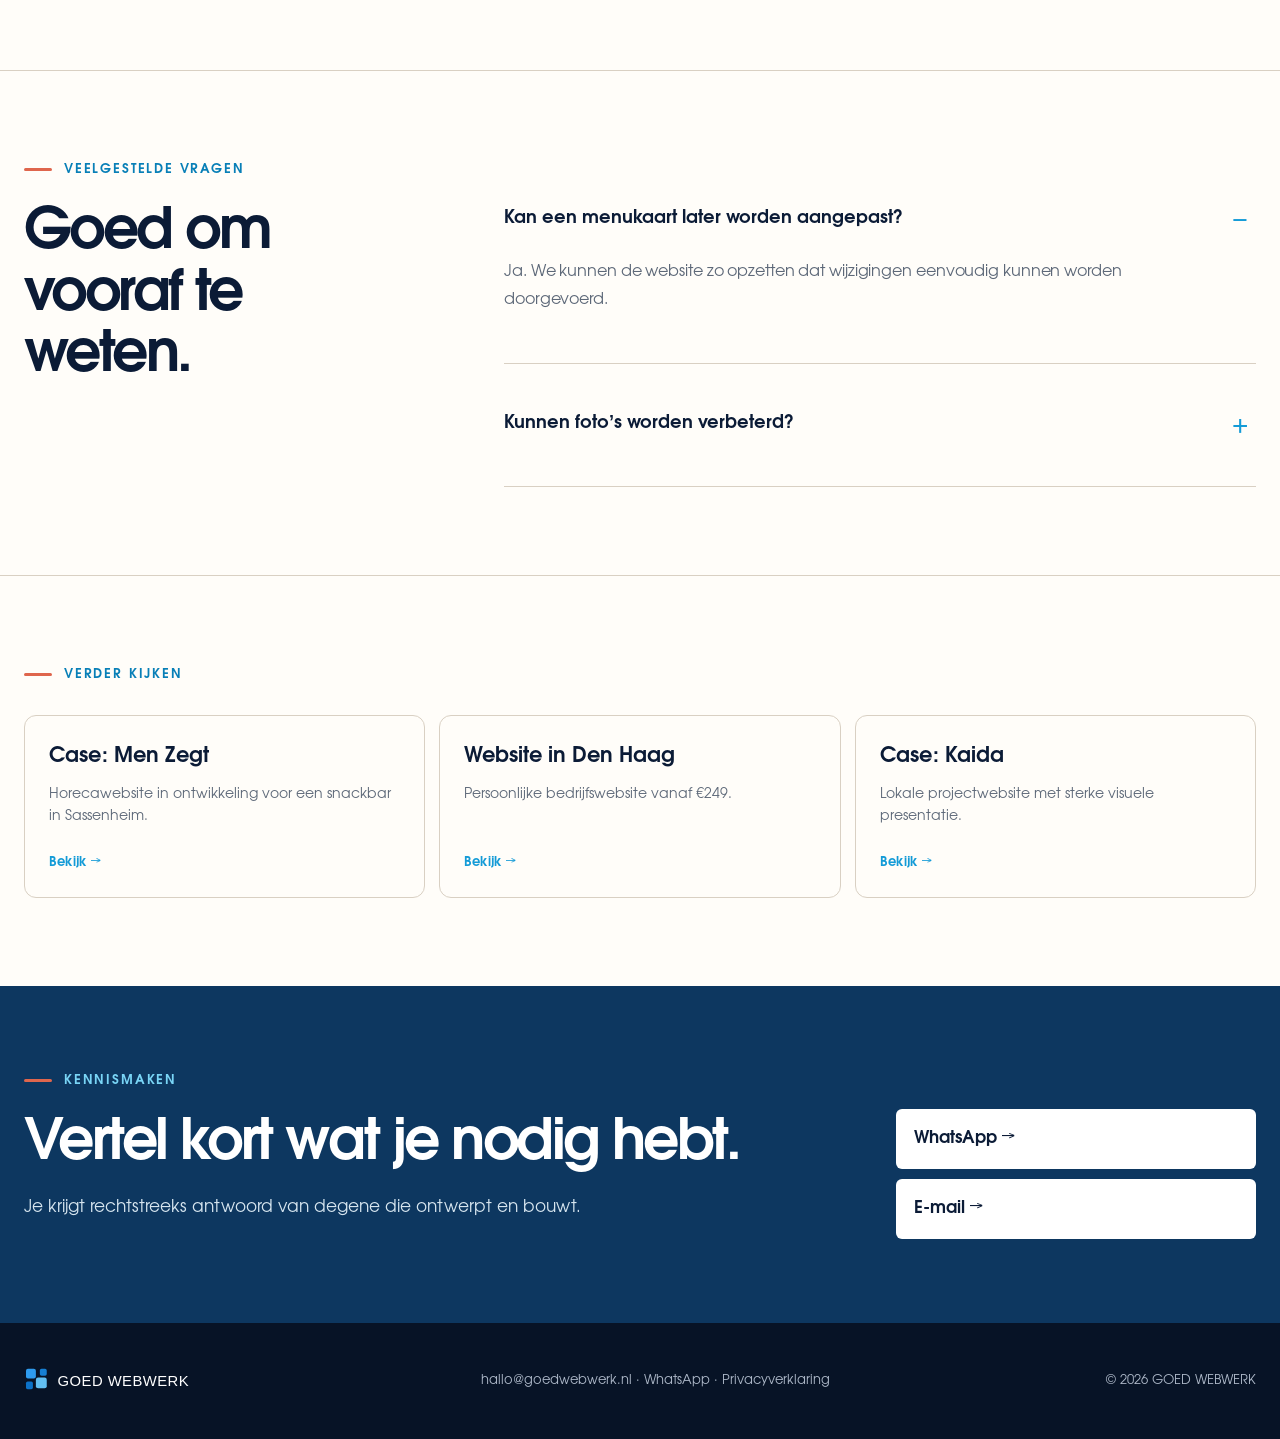
<file: horeca-website-laten-maken/index.html>
<!doctype html><html lang="nl"><head><meta charset="utf-8"><meta name="viewport" content="width=device-width,initial-scale=1"><title>Horeca website laten maken | GOED WEBWERK</title><meta name="description" content="Horeca website laten maken voor restaurant, snackbar of café? Maak menu, openingstijden, locatie en contact direct duidelijk op mobiel."><meta name="robots" content="index, follow"><link rel="canonical" href="https://goedwebwerk.nl/horeca-website-laten-maken/"><link rel="icon" href="/mark.svg" type="image/svg+xml"><meta property="og:type" content="website"><meta property="og:title" content="Horeca website laten maken | GOED WEBWERK"><meta property="og:description" content="Horeca website laten maken voor restaurant, snackbar of café? Maak menu, openingstijden, locatie en contact direct duidelijk op mobiel."><meta property="og:url" content="https://goedwebwerk.nl/horeca-website-laten-maken/"><link rel="stylesheet" href="/site-v2.css"><link rel="stylesheet" href="/seo-pages.css"></head><body><header class="site-header seo-site-header"><a class="brand" href="/" aria-label="GOED WEBWERK home"><img src="/logo.svg" alt="GOED WEBWERK"></a><nav aria-label="Hoofdnavigatie"><a href="/#werk">Werk</a><a href="/#aanpak">Aanpak</a><a href="/#prijzen">Prijs</a><a href="/#vragen">Vragen</a></nav><div class="header-actions"><a class="header-cta" href="/#contact">Kennismaken</a></div></header><main><section class="seo-hero"><div class="seo-breadcrumb"><a href="/">GOED WEBWERK</a><i>›</i><span>Horeca website</span></div><p class="kicker"><span></span><b>Website voor horeca</b></p><h1>Laat gasten snel vinden wat ze nodig hebben.</h1><p class="seo-lead">Bij horeca draait een goede website zelden om veel tekst. Gasten willen vooral weten wat je verkoopt, wanneer je open bent, waar je zit en hoe ze bestellen, reserveren of contact opnemen.</p><div class="seo-hero-actions"><a class="primary-link dark" href="/#contact">Bespreek je website <b>→</b></a></div></section><section class="seo-band"><div><p class="kicker"><span></span><b>Wat telt</b></p><h2>Voor horeca telt snelheid en praktische informatie.</h2></div><div class="seo-points"><article><b>01</b><h3>Menu voorop</h3><p>Een menukaart moet makkelijk leesbaar zijn op mobiel en niet verstopt zitten in een onhandige PDF.</p></article><article><b>02</b><h3>Bezoekinformatie</h3><p>Openingstijden, adres, telefoon en route horen logisch bij elkaar te staan.</p></article><article><b>03</b><h3>Echte sfeer</h3><p>Goede foto’s en een rustige vormgeving laten het karakter van de zaak zien zonder bezoekers af te leiden.</p></article></div></section><section class="seo-copy section"><div><p class="kicker"><span></span><b>Praktisch</b></p><h2>Van eerste bezoek naar echte klant.</h2></div><div class="seo-prose"><p>We bouwen de pagina rond wat een gast op dat moment nodig heeft: menu bekijken, openingstijden controleren, route openen of contact opnemen.</p><p>Bij Men Zegt Snackbar is die aanpak vertaald naar een nieuwe mobiele website met duidelijke menukaart, praktische informatie en directe bezoekersroutes.</p></div></section><section class="seo-faq section"><header><p class="kicker"><span></span><b>Veelgestelde vragen</b></p><h2>Goed om vooraf te weten.</h2></header><div><details open><summary>Kan een menukaart later worden aangepast?</summary><p>Ja. We kunnen de website zo opzetten dat wijzigingen eenvoudig kunnen worden doorgevoerd.</p></details><details><summary>Kunnen foto’s worden verbeterd?</summary><p>Ja. We kunnen bestaande beelden optimaliseren voor webgebruik en vooraf afspreken welke extra foto’s echt nodig zijn.</p></details></div></section><section class="seo-related section"><p class="kicker"><span></span><b>Verder kijken</b></p><div class="seo-related-grid"><a href="/cases/men-zegt/"><strong>Case: Men Zegt</strong><span>Horecawebsite in ontwikkeling voor een snackbar in Sassenheim.</span><b>Bekijk →</b></a><a href="/website-laten-maken-den-haag/"><strong>Website in Den Haag</strong><span>Persoonlijke bedrijfswebsite vanaf €249.</span><b>Bekijk →</b></a><a href="/cases/kaida/"><strong>Case: Kaida</strong><span>Lokale projectwebsite met sterke visuele presentatie.</span><b>Bekijk →</b></a></div></section><section class="seo-cta"><div><p class="kicker light"><span></span><b>Kennismaken</b></p><h2>Vertel kort wat je nodig hebt.</h2><p>Je krijgt rechtstreeks antwoord van degene die ontwerpt en bouwt.</p></div><div class="seo-cta-links"><a href="https://wa.me/31617493457?text=Hallo%20GOED%20WEBWERK%2C%20ik%20wil%20graag%20een%20website%20bespreken.">WhatsApp →</a><a href="mailto:hallo@goedwebwerk.nl">E-mail →</a></div></section></main><footer><a href="/"><img src="/logo-light.svg" alt="GOED WEBWERK"></a><p><a href="mailto:hallo@goedwebwerk.nl">hallo@goedwebwerk.nl</a> · <a href="https://wa.me/31617493457">WhatsApp</a> · <a href="/privacyverklaring/">Privacyverklaring</a></p><p>© 2026 GOED WEBWERK</p></footer><script type="application/ld+json">{"@context":"https://schema.org","@graph":[{"@type":"ProfessionalService","@id":"https://goedwebwerk.nl/#business","name":"GOED WEBWERK","url":"https://goedwebwerk.nl/","email":"hallo@goedwebwerk.nl","telephone":"+31617493457","address":{"@type":"PostalAddress","addressLocality":"Den Haag","addressRegion":"Zuid-Holland","addressCountry":"NL"}},{"@type":"WebPage","@id":"https://goedwebwerk.nl/horeca-website-laten-maken/#page","url":"https://goedwebwerk.nl/horeca-website-laten-maken/","name":"Horeca website laten maken | GOED WEBWERK","description":"Horeca website laten maken voor restaurant, snackbar of café? Maak menu, openingstijden, locatie en contact direct duidelijk op mobiel.","isPartOf":{"@id":"https://goedwebwerk.nl/#website"}},{"@type":"BreadcrumbList","itemListElement":[{"@type":"ListItem","position":1,"name":"GOED WEBWERK","item":"https://goedwebwerk.nl/"},{"@type":"ListItem","position":2,"name":"Horeca website","item":"https://goedwebwerk.nl/horeca-website-laten-maken/"}]}]}</script></body></html>
</file>
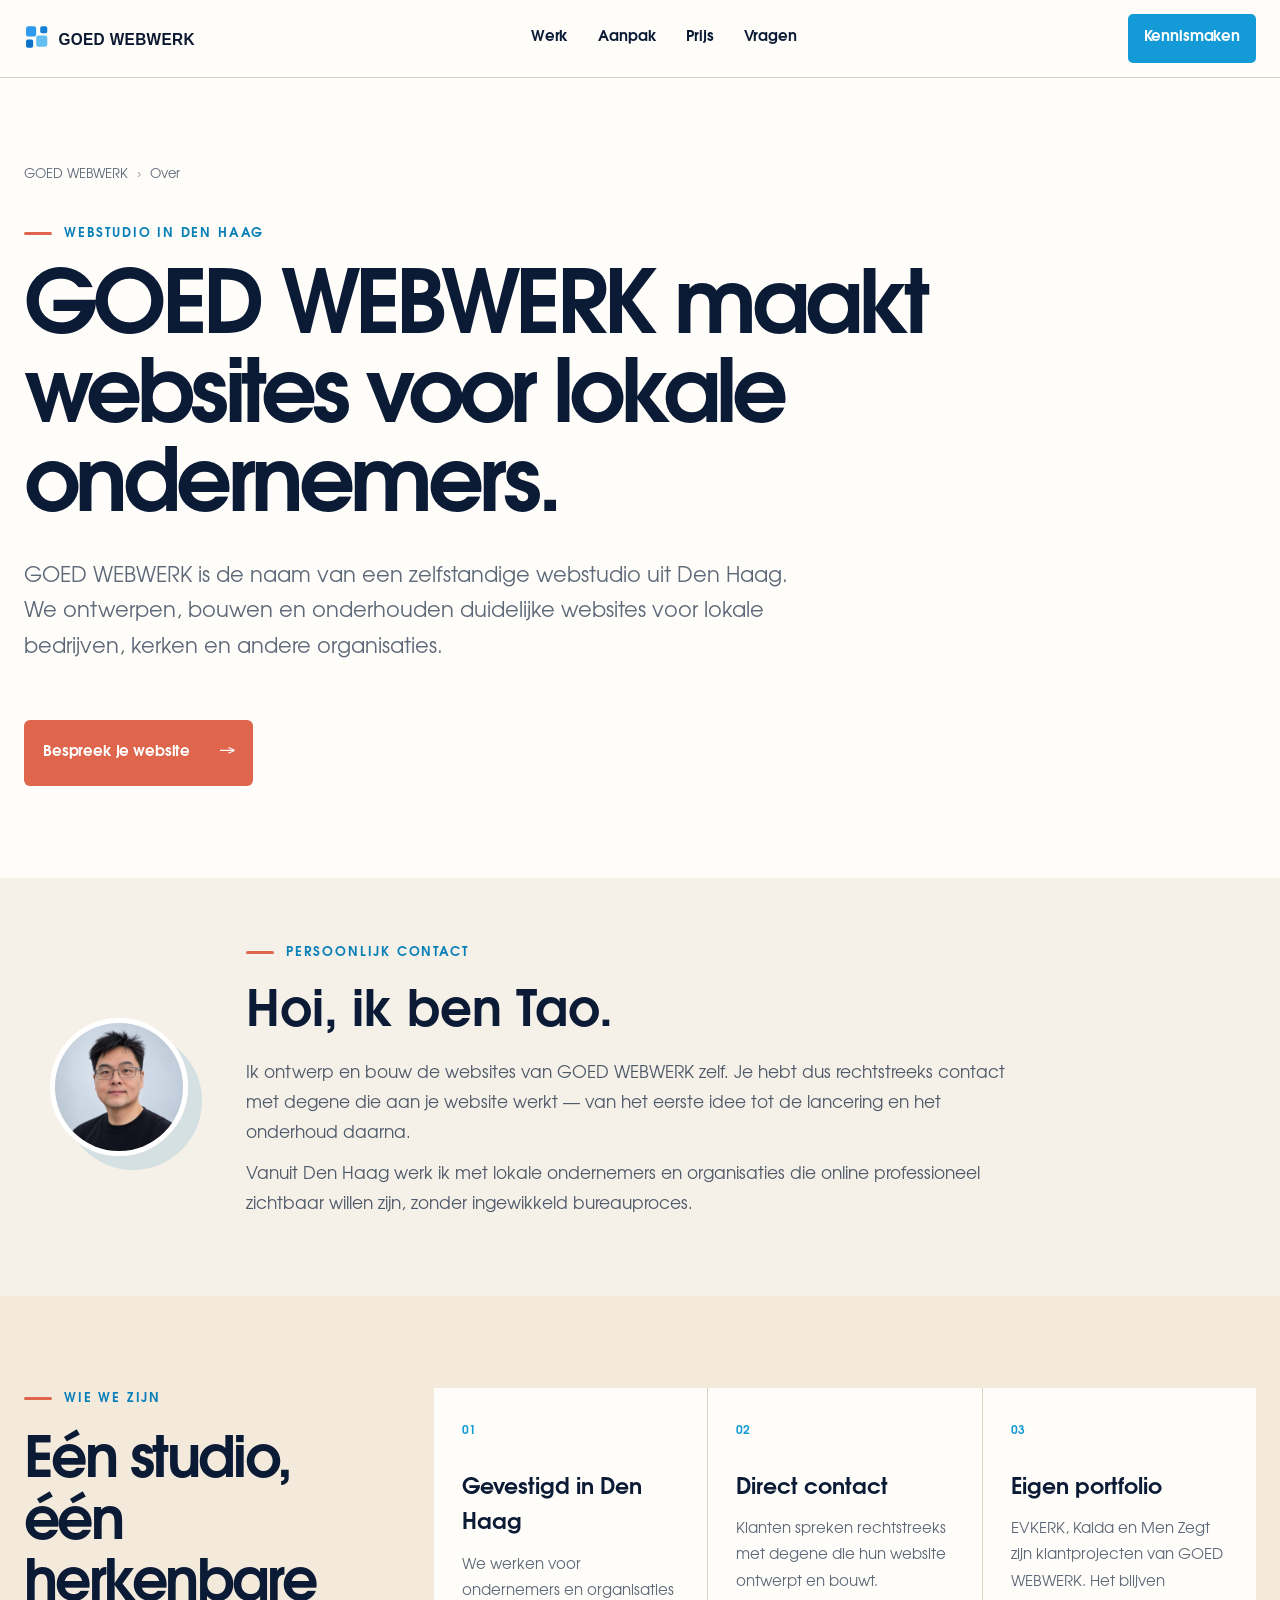
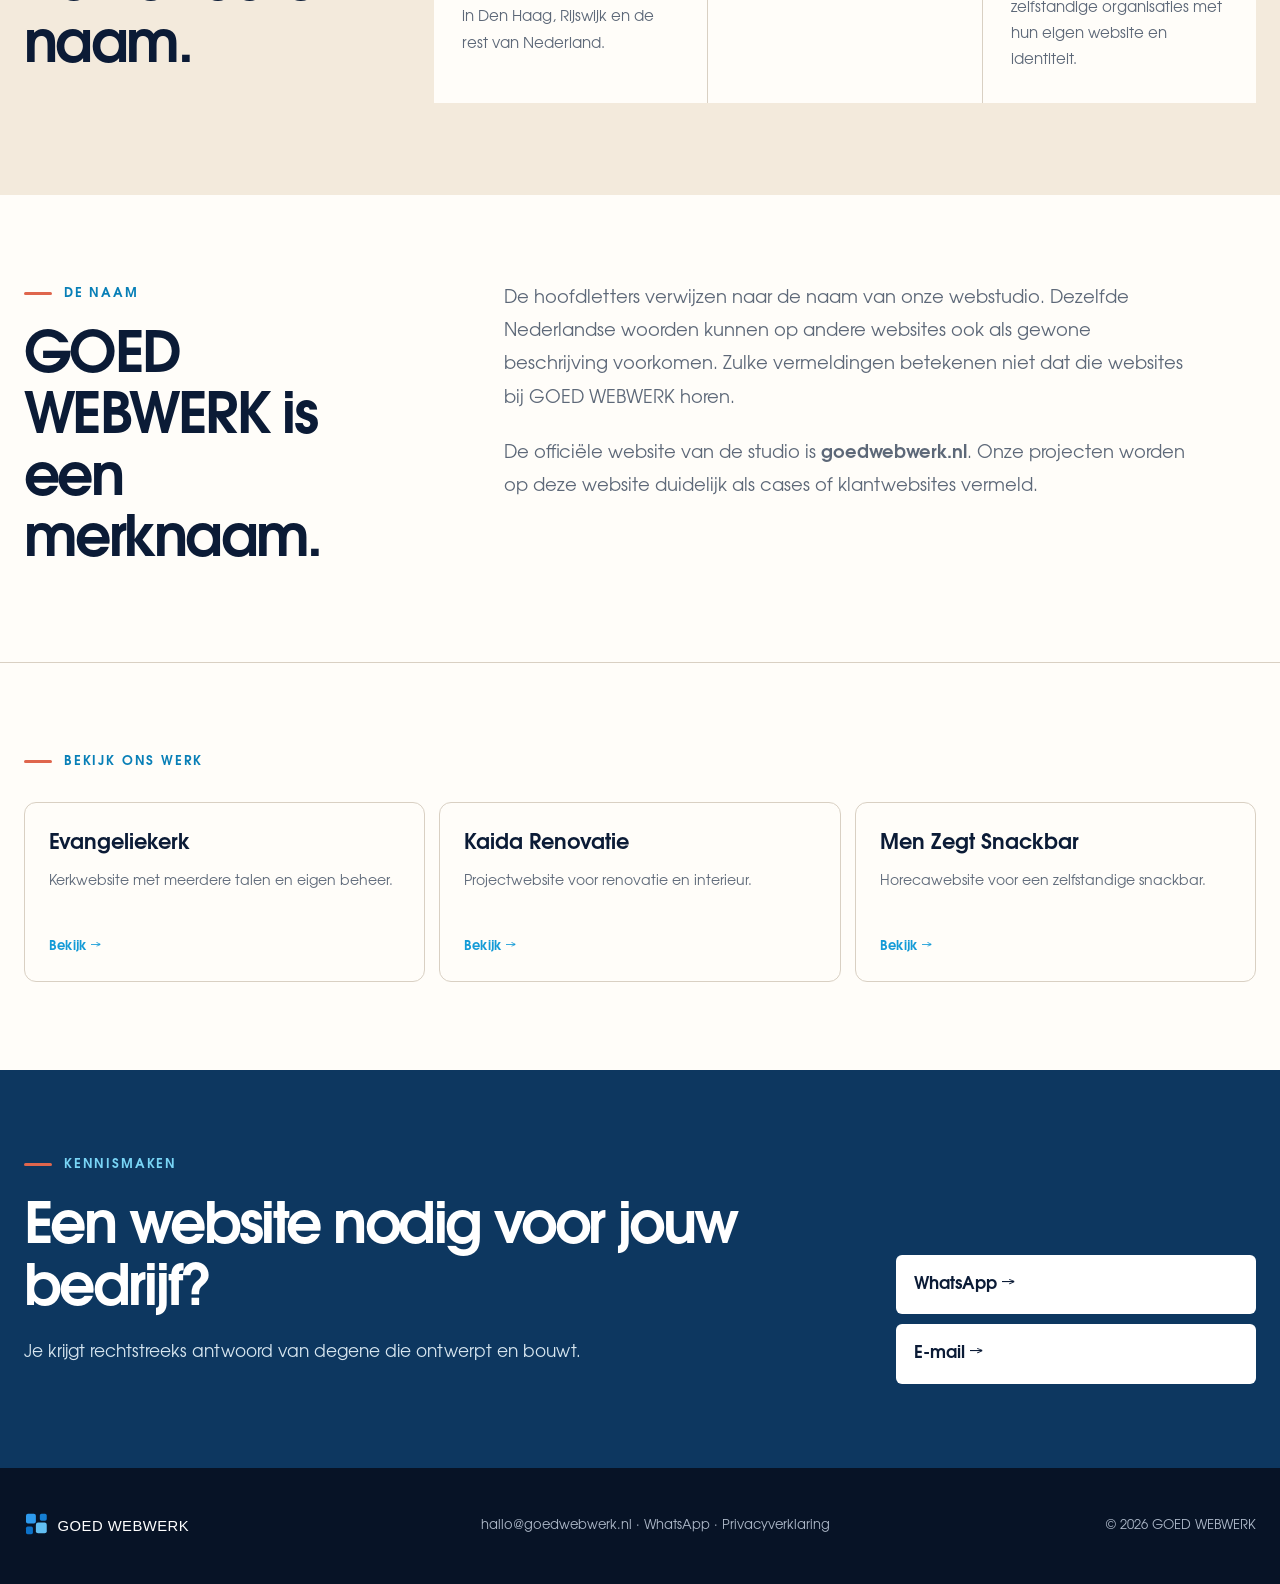
<file: over-goed-webwerk/index.html>
<!doctype html><html lang="nl"><head><meta charset="utf-8"><meta name="viewport" content="width=device-width,initial-scale=1"><title>Over GOED WEBWERK | Webstudio in Den Haag</title><meta name="description" content="GOED WEBWERK is een webstudio in Den Haag voor heldere websites voor lokale ondernemers en organisaties."><meta name="robots" content="index, follow"><link rel="canonical" href="https://goedwebwerk.nl/over-goed-webwerk/"><link rel="icon" href="/mark.svg" type="image/svg+xml"><meta property="og:type" content="website"><meta property="og:title" content="Over GOED WEBWERK | Webstudio in Den Haag"><meta property="og:description" content="Maak kennis met GOED WEBWERK, een zelfstandige webstudio in Den Haag."><meta property="og:url" content="https://goedwebwerk.nl/over-goed-webwerk/"><link rel="stylesheet" href="/site-v2.css"><link rel="stylesheet" href="/seo-pages.css"></head><body><header class="site-header seo-site-header"><a class="brand" href="/" aria-label="GOED WEBWERK home"><img src="/logo.svg" alt="GOED WEBWERK"></a><nav aria-label="Hoofdnavigatie"><a href="/#werk">Werk</a><a href="/#aanpak">Aanpak</a><a href="/#prijzen">Prijs</a><a href="/#vragen">Vragen</a></nav><div class="header-actions"><a class="header-cta" href="/#contact">Kennismaken</a></div></header><main><section class="seo-hero"><div class="seo-breadcrumb"><a href="/">GOED WEBWERK</a><i>›</i><span>Over</span></div><p class="kicker"><span></span><b>Webstudio in Den Haag</b></p><h1>GOED WEBWERK maakt websites voor lokale ondernemers.</h1><p class="seo-lead">GOED WEBWERK is de naam van een zelfstandige webstudio uit Den Haag. We ontwerpen, bouwen en onderhouden duidelijke websites voor lokale bedrijven, kerken en andere organisaties.</p><div class="seo-hero-actions"><a class="primary-link dark" href="/#contact">Bespreek je website <b>→</b></a></div></section><section class="seo-personal"><div class="seo-personal-photo"><img src="/tao-profile.jpg" alt="Tao van GOED WEBWERK" width="320" height="320"></div><div class="seo-personal-copy"><p class="kicker"><span></span><b>Persoonlijk contact</b></p><h2>Hoi, ik ben Tao.</h2><p>Ik ontwerp en bouw de websites van GOED WEBWERK zelf. Je hebt dus rechtstreeks contact met degene die aan je website werkt — van het eerste idee tot de lancering en het onderhoud daarna.</p><p>Vanuit Den Haag werk ik met lokale ondernemers en organisaties die online professioneel zichtbaar willen zijn, zonder ingewikkeld bureauproces.</p></div></section><section class="seo-band"><div><p class="kicker"><span></span><b>Wie we zijn</b></p><h2>Eén studio, één herkenbare naam.</h2></div><div class="seo-points"><article><b>01</b><h3>Gevestigd in Den Haag</h3><p>We werken voor ondernemers en organisaties in Den Haag, Rijswijk en de rest van Nederland.</p></article><article><b>02</b><h3>Direct contact</h3><p>Klanten spreken rechtstreeks met degene die hun website ontwerpt en bouwt.</p></article><article><b>03</b><h3>Eigen portfolio</h3><p>EVKERK, Kaida en Men Zegt zijn klantprojecten van GOED WEBWERK. Het blijven zelfstandige organisaties met hun eigen website en identiteit.</p></article></div></section><section class="seo-copy section"><div><p class="kicker"><span></span><b>De naam</b></p><h2>GOED WEBWERK is een merknaam.</h2></div><div class="seo-prose"><p>De hoofdletters verwijzen naar de naam van onze webstudio. Dezelfde Nederlandse woorden kunnen op andere websites ook als gewone beschrijving voorkomen. Zulke vermeldingen betekenen niet dat die websites bij GOED WEBWERK horen.</p><p>De officiële website van de studio is <strong>goedwebwerk.nl</strong>. Onze projecten worden op deze website duidelijk als cases of klantwebsites vermeld.</p></div></section><section class="seo-related section"><p class="kicker"><span></span><b>Bekijk ons werk</b></p><div class="seo-related-grid"><a href="/cases/evkerk/"><strong>Evangeliekerk</strong><span>Kerkwebsite met meerdere talen en eigen beheer.</span><b>Bekijk →</b></a><a href="/cases/kaida/"><strong>Kaida Renovatie</strong><span>Projectwebsite voor renovatie en interieur.</span><b>Bekijk →</b></a><a href="/cases/men-zegt/"><strong>Men Zegt Snackbar</strong><span>Horecawebsite voor een zelfstandige snackbar.</span><b>Bekijk →</b></a></div></section><section class="seo-cta"><div><p class="kicker light"><span></span><b>Kennismaken</b></p><h2>Een website nodig voor jouw bedrijf?</h2><p>Je krijgt rechtstreeks antwoord van degene die ontwerpt en bouwt.</p></div><div class="seo-cta-links"><a href="https://wa.me/31617493457?text=Hallo%20GOED%20WEBWERK%2C%20ik%20wil%20graag%20een%20website%20bespreken.">WhatsApp →</a><a href="mailto:hallo@goedwebwerk.nl">E-mail →</a></div></section></main><footer><a href="/"><img src="/logo-light.svg" alt="GOED WEBWERK"></a><p><a href="mailto:hallo@goedwebwerk.nl">hallo@goedwebwerk.nl</a> · <a href="https://wa.me/31617493457">WhatsApp</a> · <a href="/privacyverklaring/">Privacyverklaring</a></p><p>© 2026 GOED WEBWERK</p></footer><script type="application/ld+json">{"@context":"https://schema.org","@graph":[{"@type":["Organization","ProfessionalService"],"@id":"https://goedwebwerk.nl/#business","name":"GOED WEBWERK","url":"https://goedwebwerk.nl/","logo":{"@type":"ImageObject","url":"https://goedwebwerk.nl/logo.svg","caption":"GOED WEBWERK"},"description":"GOED WEBWERK is een zelfstandige webstudio uit Den Haag voor websites voor lokale ondernemers en organisaties.","email":"hallo@goedwebwerk.nl","telephone":"+31617493457","address":{"@type":"PostalAddress","addressLocality":"Den Haag","addressRegion":"Zuid-Holland","addressCountry":"NL"}},{"@type":"AboutPage","@id":"https://goedwebwerk.nl/over-goed-webwerk/#page","url":"https://goedwebwerk.nl/over-goed-webwerk/","name":"Over GOED WEBWERK | Webstudio in Den Haag","mainEntity":{"@id":"https://goedwebwerk.nl/#business"},"isPartOf":{"@id":"https://goedwebwerk.nl/#website"}},{"@type":"BreadcrumbList","itemListElement":[{"@type":"ListItem","position":1,"name":"GOED WEBWERK","item":"https://goedwebwerk.nl/"},{"@type":"ListItem","position":2,"name":"Over GOED WEBWERK","item":"https://goedwebwerk.nl/over-goed-webwerk/"}]}]}</script></body></html>
</file>
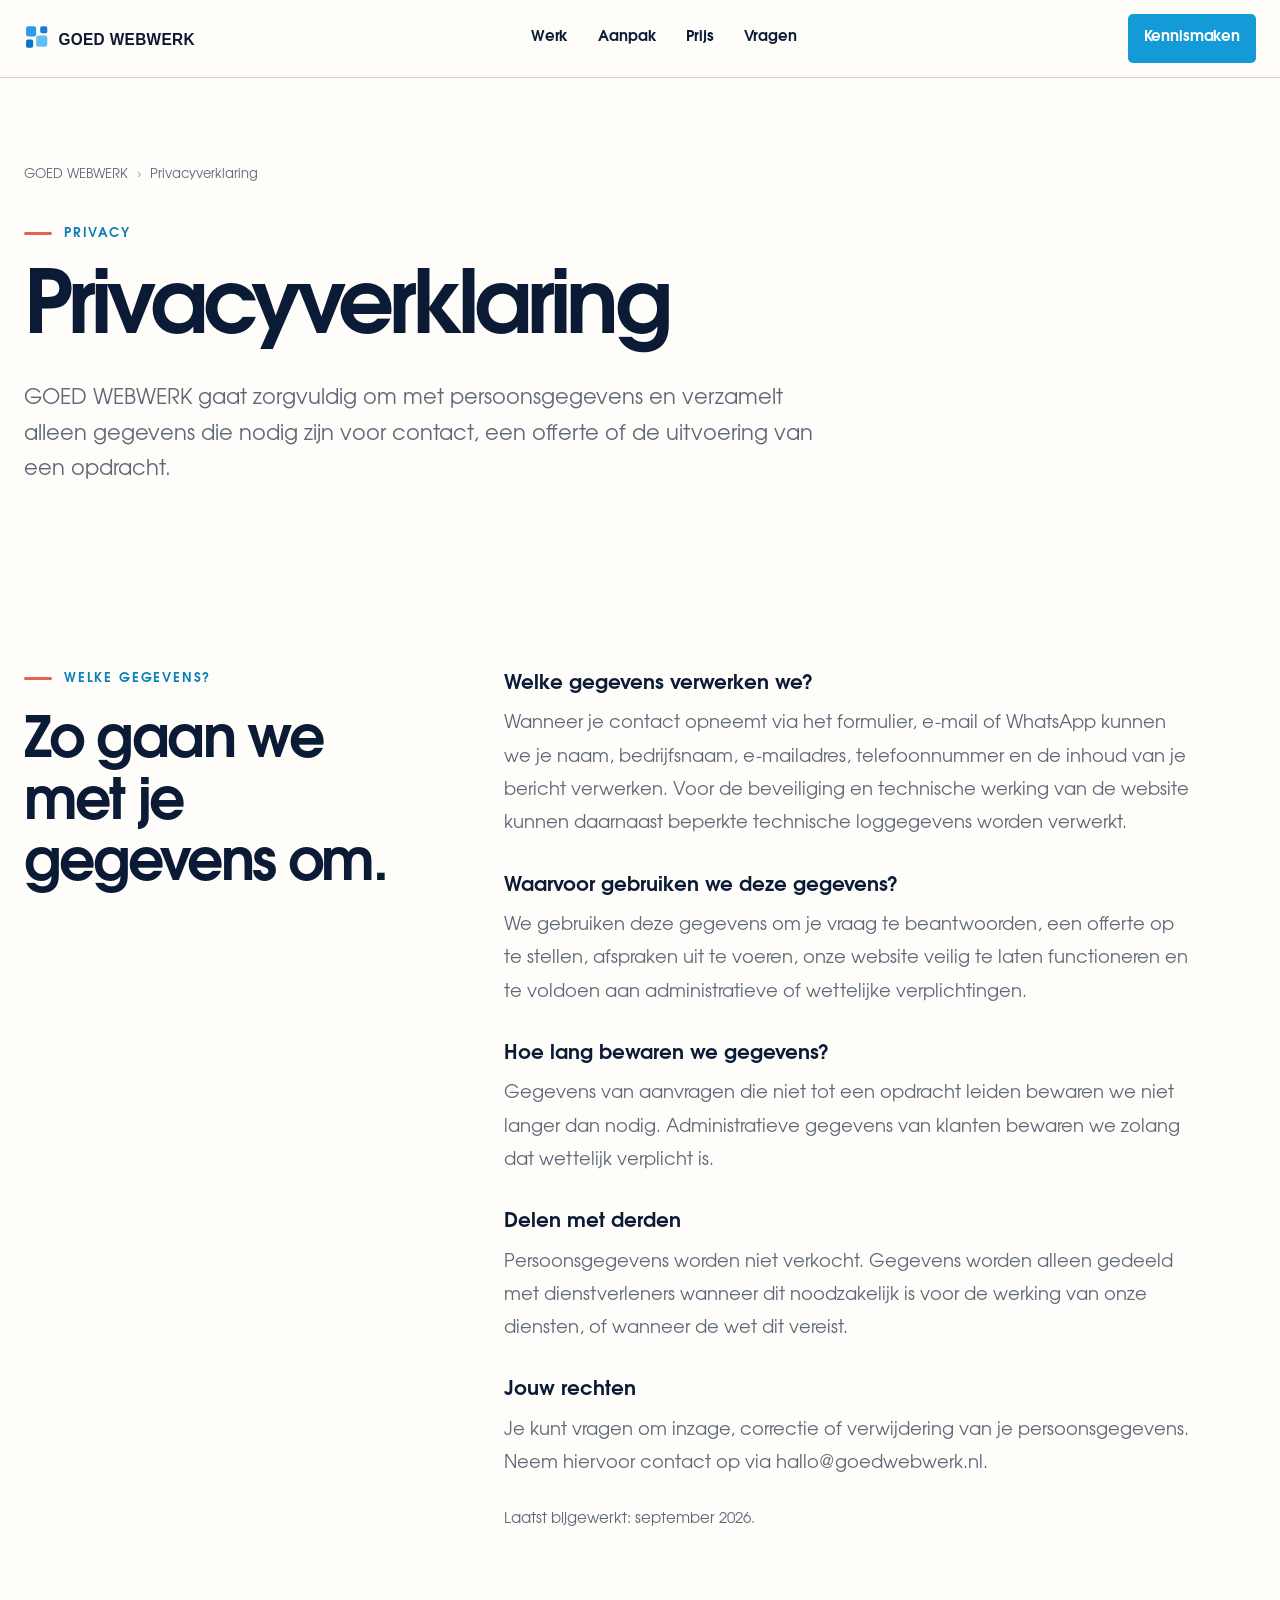
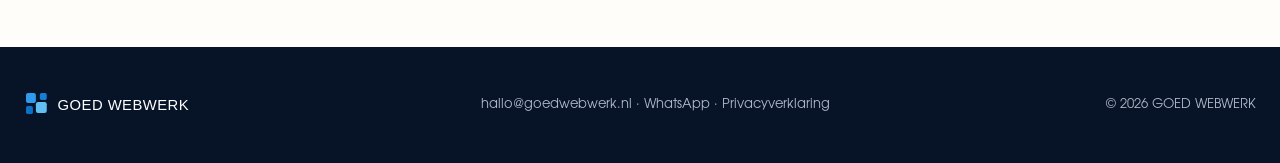
<file: privacyverklaring/index.html>
<!doctype html><html lang="nl"><head><meta charset="utf-8"><meta name="viewport" content="width=device-width,initial-scale=1"><title>Privacyverklaring | GOED WEBWERK</title><meta name="description" content="Privacyverklaring van GOED WEBWERK, webstudio in Den Haag."><meta name="robots" content="index, follow"><link rel="canonical" href="https://goedwebwerk.nl/privacyverklaring/"><link rel="icon" href="/mark.svg" type="image/svg+xml"><link rel="stylesheet" href="/site-v2.css"><link rel="stylesheet" href="/seo-pages.css"></head><body><header class="site-header seo-site-header"><a class="brand" href="/" aria-label="GOED WEBWERK home"><img src="/logo.svg" alt="GOED WEBWERK"></a><nav aria-label="Hoofdnavigatie"><a href="/#werk">Werk</a><a href="/#aanpak">Aanpak</a><a href="/#prijzen">Prijs</a><a href="/#vragen">Vragen</a></nav><div class="header-actions"><a class="header-cta" href="/#contact">Kennismaken</a></div></header><main><section class="seo-hero"><div class="seo-breadcrumb"><a href="/">GOED WEBWERK</a><i>›</i><span>Privacyverklaring</span></div><p class="kicker"><span></span><b>Privacy</b></p><h1>Privacyverklaring</h1><p class="seo-lead">GOED WEBWERK gaat zorgvuldig om met persoonsgegevens en verzamelt alleen gegevens die nodig zijn voor contact, een offerte of de uitvoering van een opdracht.</p></section><section class="seo-copy section privacy-copy"><div><p class="kicker"><span></span><b>Welke gegevens?</b></p><h2>Zo gaan we met je gegevens om.</h2></div><div class="seo-prose"><h3>Welke gegevens verwerken we?</h3><p>Wanneer je contact opneemt via het formulier, e-mail of WhatsApp kunnen we je naam, bedrijfsnaam, e-mailadres, telefoonnummer en de inhoud van je bericht verwerken. Voor de beveiliging en technische werking van de website kunnen daarnaast beperkte technische loggegevens worden verwerkt.</p><h3>Waarvoor gebruiken we deze gegevens?</h3><p>We gebruiken deze gegevens om je vraag te beantwoorden, een offerte op te stellen, afspraken uit te voeren, onze website veilig te laten functioneren en te voldoen aan administratieve of wettelijke verplichtingen.</p><h3>Hoe lang bewaren we gegevens?</h3><p>Gegevens van aanvragen die niet tot een opdracht leiden bewaren we niet langer dan nodig. Administratieve gegevens van klanten bewaren we zolang dat wettelijk verplicht is.</p><h3>Delen met derden</h3><p>Persoonsgegevens worden niet verkocht. Gegevens worden alleen gedeeld met dienstverleners wanneer dit noodzakelijk is voor de werking van onze diensten, of wanneer de wet dit vereist.</p><h3>Jouw rechten</h3><p>Je kunt vragen om inzage, correctie of verwijdering van je persoonsgegevens. Neem hiervoor contact op via <a href="mailto:hallo@goedwebwerk.nl">hallo@goedwebwerk.nl</a>.</p><p><small>Laatst bijgewerkt: september 2026.</small></p></div></section></main><footer><a href="/"><img src="/logo-light.svg" alt="GOED WEBWERK"></a><p><a href="mailto:hallo@goedwebwerk.nl">hallo@goedwebwerk.nl</a> · <a href="https://wa.me/31617493457">WhatsApp</a> · <a href="/privacyverklaring/">Privacyverklaring</a></p><p>© 2026 GOED WEBWERK</p></footer></body></html>
</file>
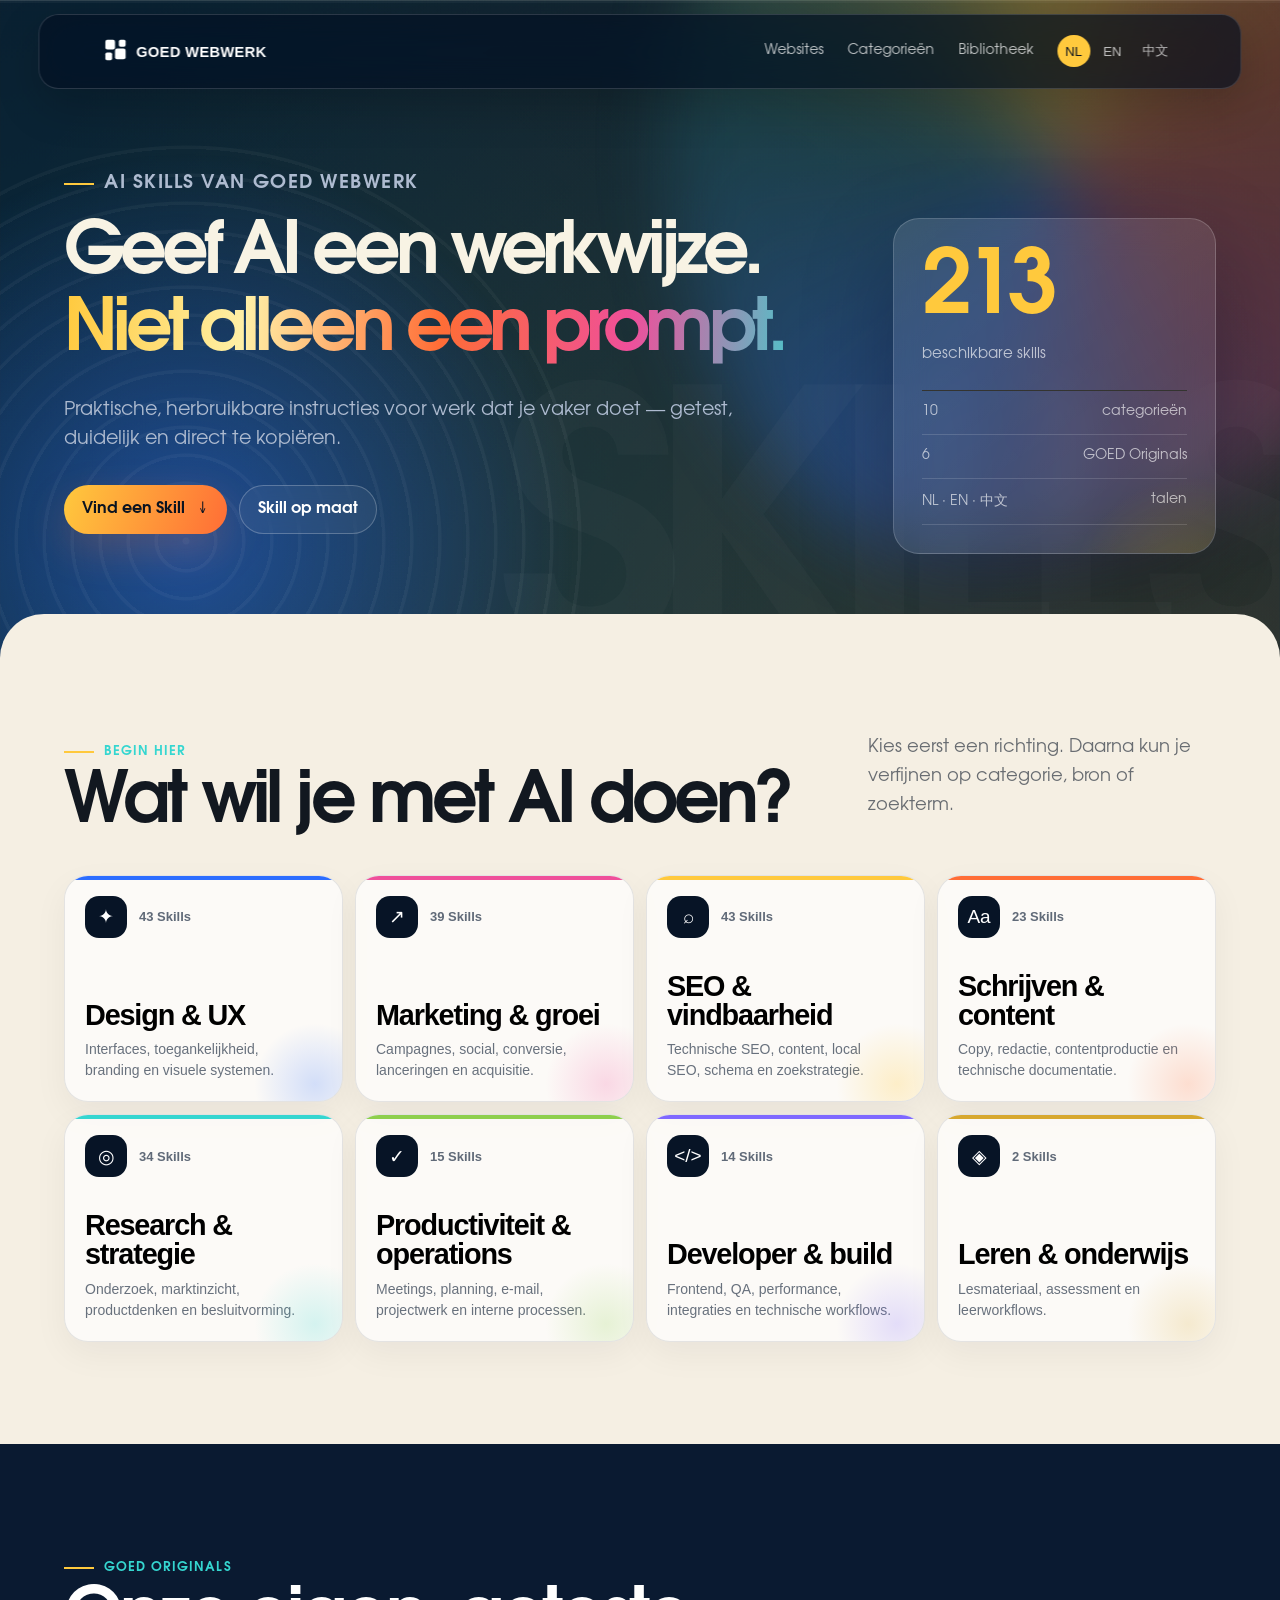
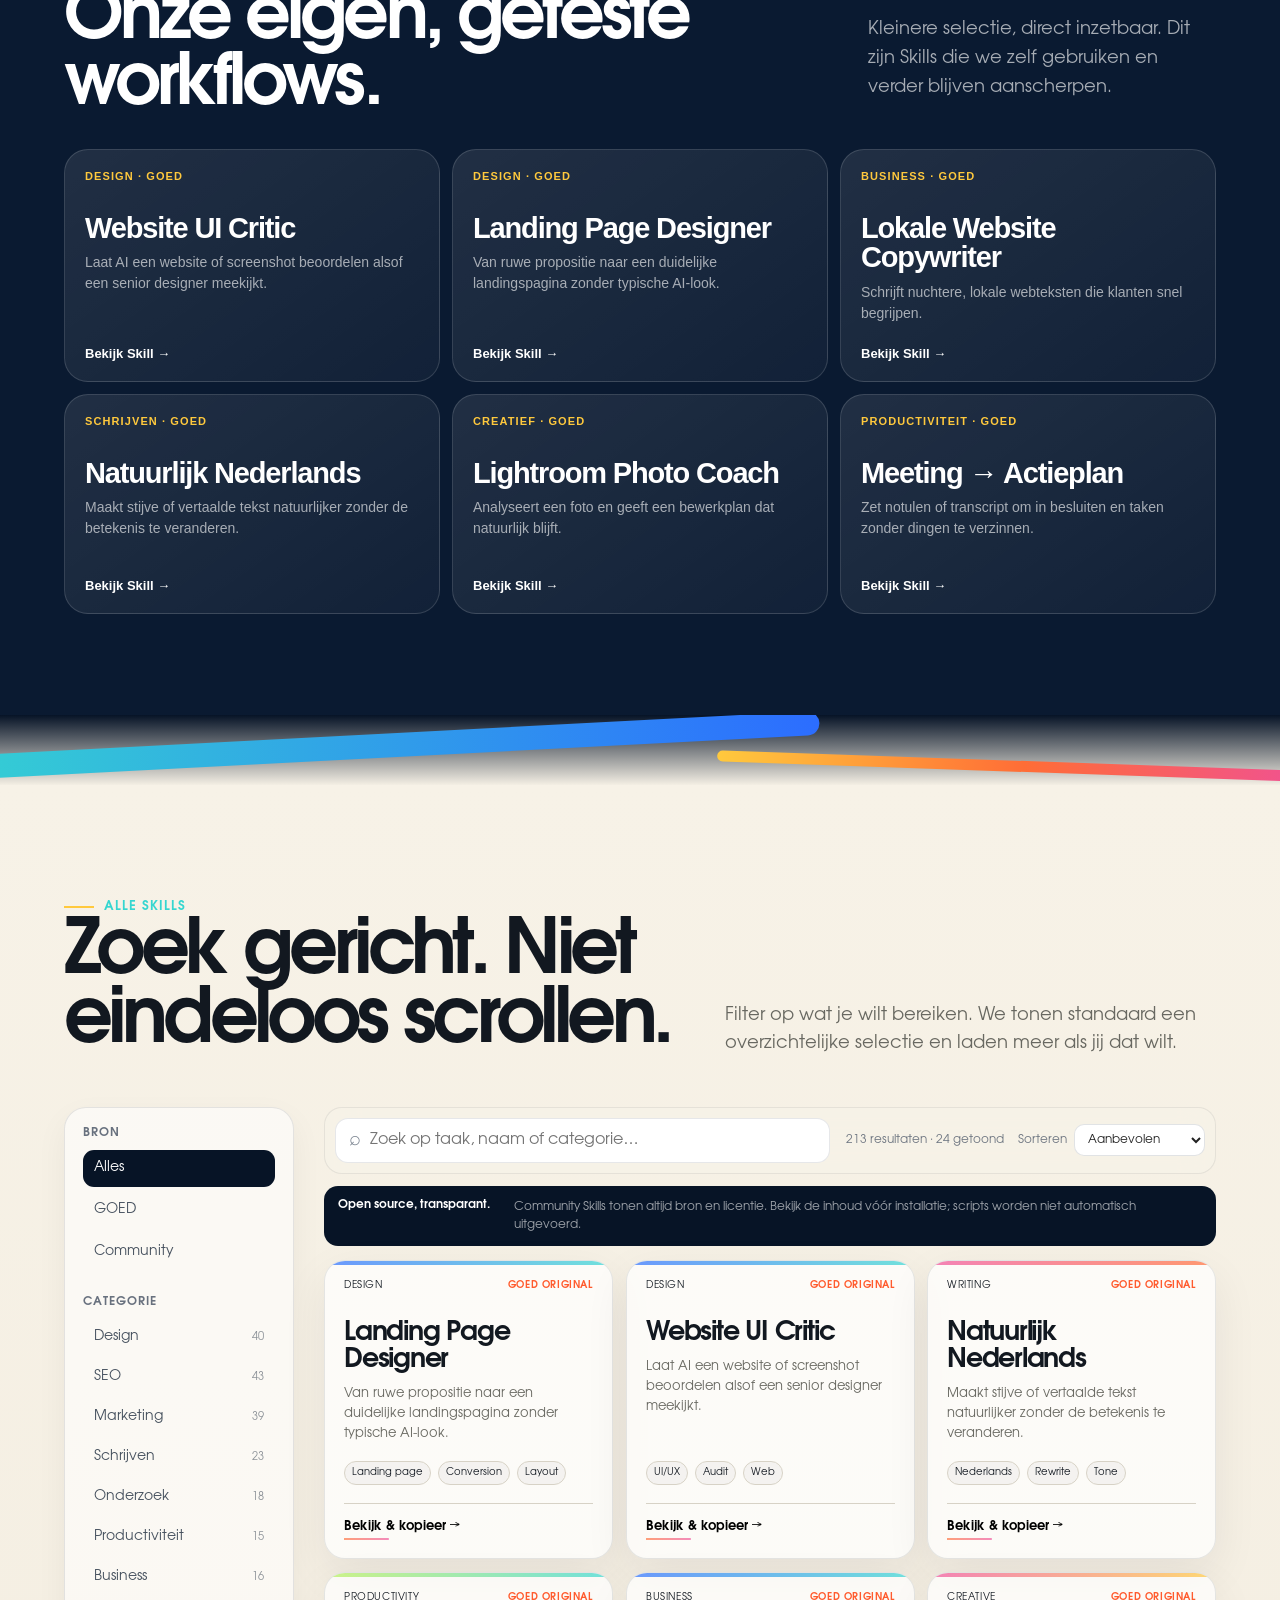
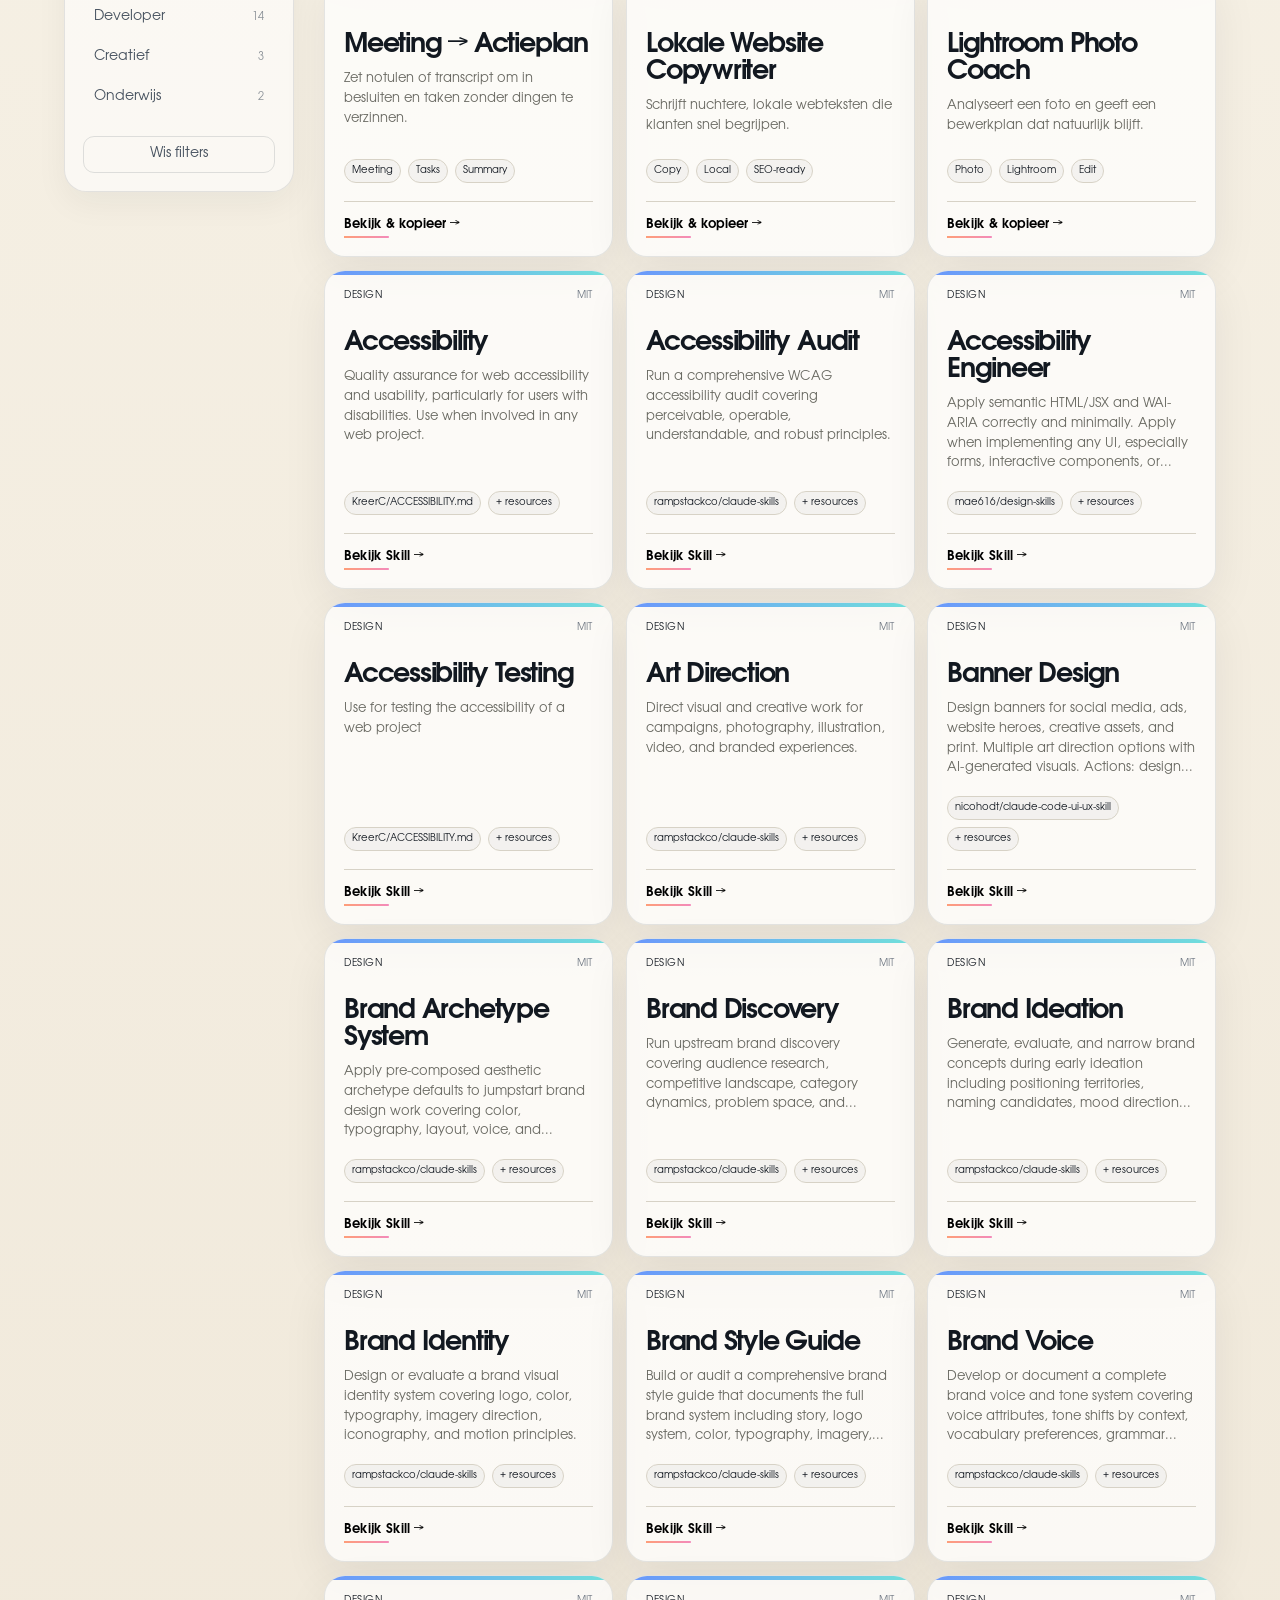
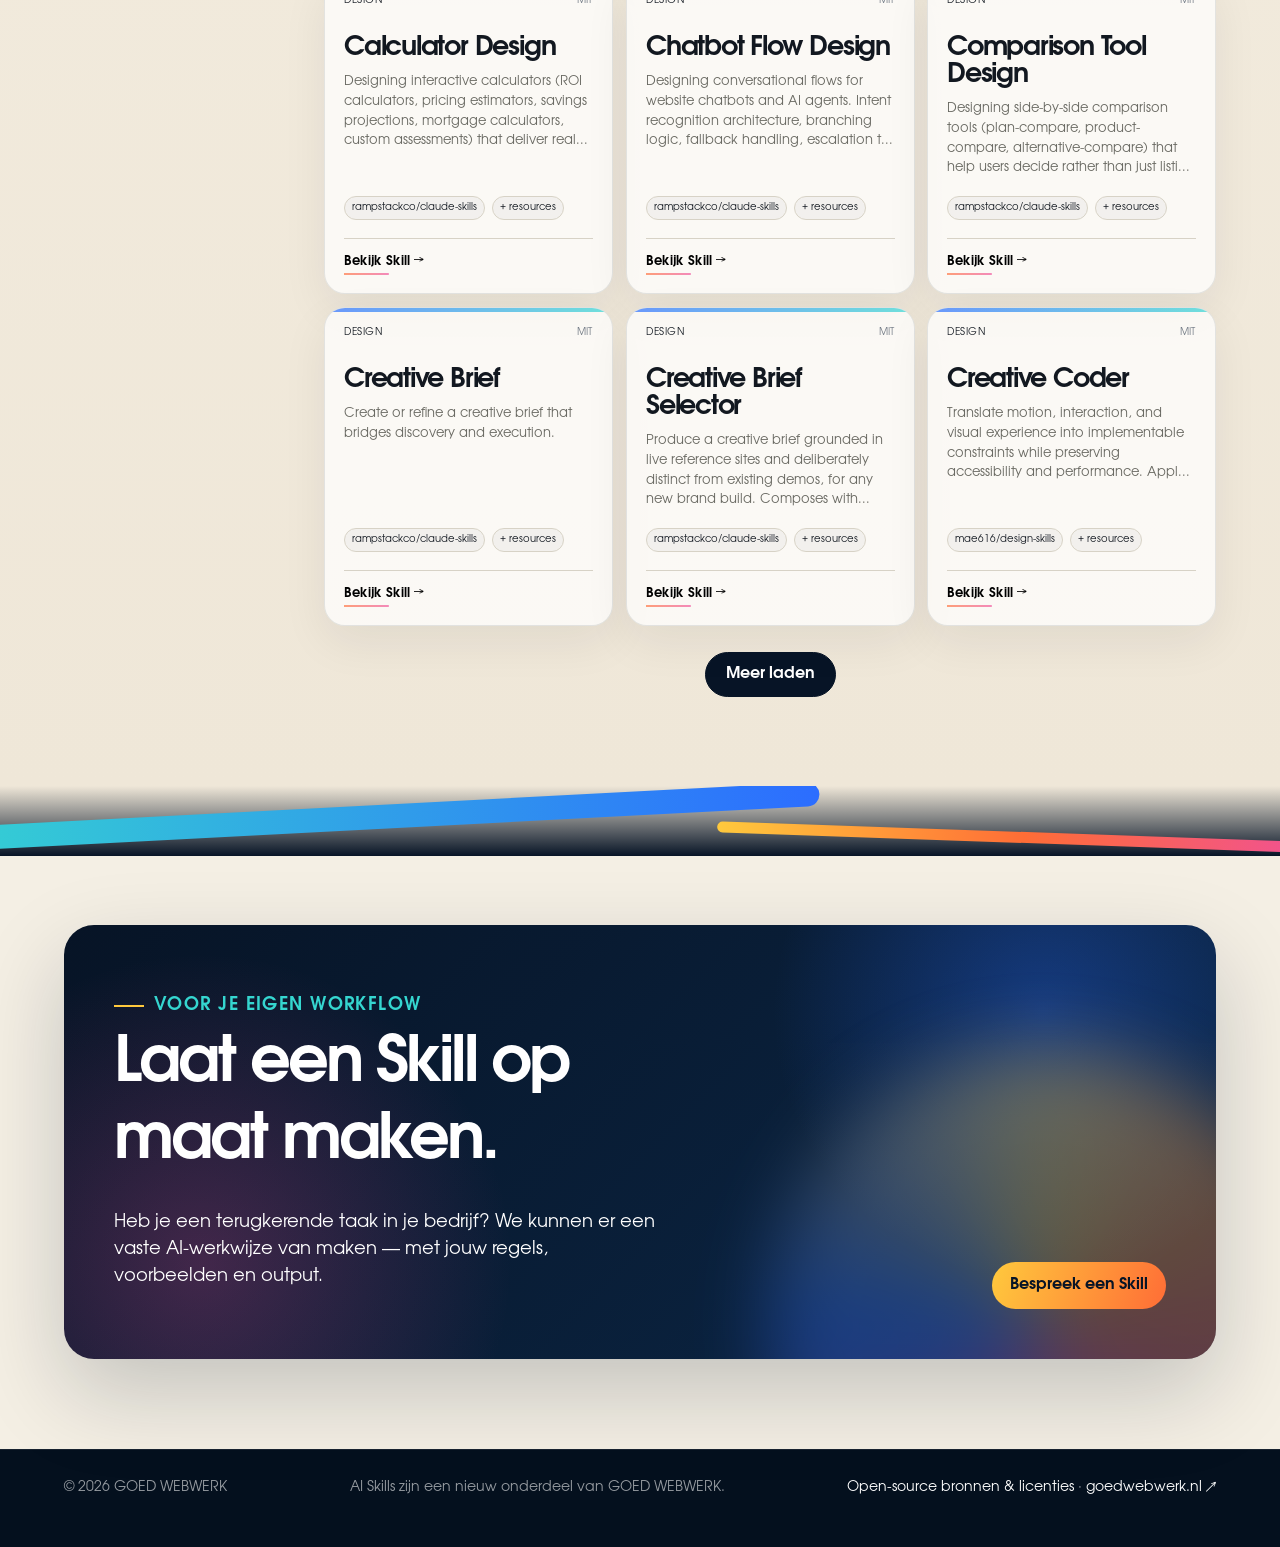
<file: skills/index.html>
<!doctype html>
<html lang="nl">
<head>
  <meta charset="utf-8">
  <meta name="viewport" content="width=device-width, initial-scale=1">
  <title>AI Skills | GOED WEBWERK</title>
  <meta name="description" content="Vind praktische AI Skills voor design, SEO, marketing, schrijven, research, productiviteit en development.">
  <meta name="robots" content="index, follow">
  <link rel="canonical" href="https://goedwebwerk.nl/skills/">
  <link rel="icon" href="../mark.svg" type="image/svg+xml">
  <link rel="stylesheet" href="skills.css?v=1">
  <link rel="stylesheet" href="skills-v3.css?v=1">
  <link rel="stylesheet" href="skills-v3-2.css?v=1">
  <link rel="stylesheet" href="skills-v4.css?v=2">
  <link rel="stylesheet" href="skills-v4-hotfix.css?v=1">
</head>
<body>
  <header class="skills-header">
    <a class="brand" href="/" aria-label="GOED WEBWERK"><img src="../logo.svg" alt="GOED WEBWERK"></a>
    <div class="skills-nav">
      <a href="/" data-ui="back">Websites</a>
      <a href="#explore" class="v4-nav-link" data-v4="navCategories">Categorieën</a>
      <a href="#library" class="v4-nav-link" data-v4="navLibrary">Bibliotheek</a>
      <div class="lang-switch" aria-label="Taal kiezen">
        <button type="button" data-lang="nl" class="active">NL</button>
        <button type="button" data-lang="en">EN</button>
        <button type="button" data-lang="zh">中文</button>
      </div>
    </div>
  </header>

  <main>
    <section class="skills-hero">
      <div>
        <p class="eyebrow"><i></i><span data-ui="heroK">AI Skills van GOED WEBWERK</span></p>
        <h1><span data-ui="hero1">Geef AI een werkwijze.</span><em data-ui="hero2">Niet alleen een prompt.</em></h1>
        <p data-ui="heroP">Praktische, herbruikbare instructies voor werk dat je vaker doet — getest, duidelijk en direct te kopiëren.</p>
        <div class="hero-actions">
          <a class="btn primary" href="#explore"><span data-v4="findSkill">Vind een Skill</span> ↓</a>
          <a class="btn" href="mailto:hallo@goedwebwerk.nl?subject=AI%20Skill%20op%20maat" data-ui="custom">Skill op maat</a>
        </div>
      </div>
      <aside class="hero-panel">
        <strong id="total-skill-count">213</strong>
        <p data-ui="count">beschikbare skills</p>
        <ul>
          <li><span>10</span><span data-v4="categoryCount">categorieën</span></li>
          <li><span>6</span><span data-v4="originalCount">GOED Originals</span></li>
          <li><span>NL · EN · 中文</span><span data-ui="langs">talen</span></li>
        </ul>
      </aside>
    </section>

    <section class="v4-explore" id="explore">
      <header class="v4-section-head">
        <div>
          <p class="eyebrow"><i></i><span data-v4="startHere">Begin hier</span></p>
          <h2 data-v4="whatDoYouWant">Wat wil je met AI doen?</h2>
        </div>
        <p data-v4="exploreIntro">Kies eerst een richting. Daarna kun je verfijnen op categorie, bron of zoekterm.</p>
      </header>
      <div class="v4-category-grid" id="category-grid" aria-label="Skill categorieën"></div>
    </section>

    <section class="v4-originals" id="originals">
      <header class="v4-section-head compact">
        <div>
          <p class="eyebrow"><i></i><span>GOED ORIGINALS</span></p>
          <h2 data-v4="originalsTitle">Onze eigen, geteste workflows.</h2>
        </div>
        <p data-v4="originalsIntro">Kleinere selectie, direct inzetbaar. Dit zijn Skills die we zelf gebruiken en verder blijven aanscherpen.</p>
      </header>
      <div class="v4-original-grid" id="original-grid"></div>
    </section>

    <section class="library v4-library" id="library">
      <div class="library-head">
        <div>
          <p class="eyebrow"><i></i><span data-v4="allSkills">Alle Skills</span></p>
          <h2 data-v4="libraryTitle">Zoek gericht. Niet eindeloos scrollen.</h2>
        </div>
        <p data-v4="libraryIntro">Filter op wat je wilt bereiken. We tonen standaard een overzichtelijke selectie en laden meer als jij dat wilt.</p>
      </div>

      <div class="v4-library-shell">
        <aside class="v4-sidebar" aria-label="Filters">
          <div class="v4-filter-group">
            <strong data-v4="source">Bron</strong>
            <div class="v4-segmented" id="source-filter">
              <button type="button" data-origin-filter="all" class="active" data-v4="all">Alles</button>
              <button type="button" data-origin-filter="goed">GOED</button>
              <button type="button" data-origin-filter="community">Community</button>
            </div>
          </div>
          <div class="v4-filter-group">
            <strong data-v4="category">Categorie</strong>
            <div class="v4-category-list" id="detail-category-list"></div>
          </div>
          <button type="button" class="v4-clear" id="clear-filters" data-v4="clearFilters">Wis filters</button>
        </aside>

        <div class="v4-results">
          <div class="v4-toolbar">
            <label class="v4-search">
              <span aria-hidden="true">⌕</span>
              <input id="v4-search" type="search" autocomplete="off" placeholder="Zoek op taak, naam of categorie…">
            </label>
            <div class="v4-toolbar-right">
              <span id="v4-result-count" class="v4-result-count"></span>
              <label class="v4-sort-label">
                <span data-v4="sort">Sorteren</span>
                <select id="v4-sort">
                  <option value="recommended" data-v4-option="recommended">Aanbevolen</option>
                  <option value="az" data-v4-option="az">A–Z</option>
                  <option value="category" data-v4-option="categorySort">Categorie</option>
                </select>
              </label>
            </div>
          </div>

          <div class="community-safety-note">
            <strong data-v4="openSource">Open source, transparant.</strong>
            <span data-v4="safetyText">Community Skills tonen altijd bron en licentie. Bekijk de inhoud vóór installatie; scripts worden niet automatisch uitgevoerd.</span>
          </div>

          <div class="skill-grid" id="skill-grid">
            <article class="skill-card" data-skill="ui" data-category="design" data-origin="goed">
              <div class="skill-meta"><span>Design</span><span class="skill-price">GOED Original</span></div>
              <h3 data-title>Website UI Critic</h3><p data-desc>Laat AI een website of screenshot beoordelen alsof een senior designer meekijkt.</p>
              <div class="skill-tags"><span>UI/UX</span><span>Audit</span><span>Web</span></div>
              <button class="open-skill" type="button" data-open-skill data-ui="open">Bekijk &amp; kopieer →</button>
            </article>
            <article class="skill-card" data-skill="landing" data-category="design" data-origin="goed">
              <div class="skill-meta"><span>Design</span><span class="skill-price">GOED Original</span></div>
              <h3 data-title>Landing Page Designer</h3><p data-desc>Van ruwe propositie naar een duidelijke landingspagina zonder typische AI-look.</p>
              <div class="skill-tags"><span>Landing page</span><span>Conversion</span><span>Layout</span></div>
              <button class="open-skill" type="button" data-open-skill data-ui="open">Bekijk &amp; kopieer →</button>
            </article>
            <article class="skill-card" data-skill="copy" data-category="business" data-origin="goed">
              <div class="skill-meta"><span>Business</span><span class="skill-price">GOED Original</span></div>
              <h3 data-title>Lokale Website Copywriter</h3><p data-desc>Schrijft nuchtere, lokale webteksten die klanten snel begrijpen.</p>
              <div class="skill-tags"><span>Copy</span><span>Local</span><span>SEO-ready</span></div>
              <button class="open-skill" type="button" data-open-skill data-ui="open">Bekijk &amp; kopieer →</button>
            </article>
            <article class="skill-card" data-skill="dutch" data-category="writing" data-origin="goed">
              <div class="skill-meta"><span>Writing</span><span class="skill-price">GOED Original</span></div>
              <h3 data-title>Natuurlijk Nederlands</h3><p data-desc>Maakt stijve of vertaalde tekst natuurlijker zonder de betekenis te veranderen.</p>
              <div class="skill-tags"><span>Nederlands</span><span>Rewrite</span><span>Tone</span></div>
              <button class="open-skill" type="button" data-open-skill data-ui="open">Bekijk &amp; kopieer →</button>
            </article>
            <article class="skill-card" data-skill="photo" data-category="creative" data-origin="goed">
              <div class="skill-meta"><span>Creative</span><span class="skill-price">GOED Original</span></div>
              <h3 data-title>Lightroom Photo Coach</h3><p data-desc>Analyseert een foto en geeft een bewerkplan dat natuurlijk blijft.</p>
              <div class="skill-tags"><span>Photo</span><span>Lightroom</span><span>Edit</span></div>
              <button class="open-skill" type="button" data-open-skill data-ui="open">Bekijk &amp; kopieer →</button>
            </article>
            <article class="skill-card" data-skill="meeting" data-category="productivity" data-origin="goed">
              <div class="skill-meta"><span>Productivity</span><span class="skill-price">GOED Original</span></div>
              <h3 data-title>Meeting → Actieplan</h3><p data-desc>Zet notulen of transcript om in besluiten en taken zonder dingen te verzinnen.</p>
              <div class="skill-tags"><span>Meeting</span><span>Tasks</span><span>Summary</span></div>
              <button class="open-skill" type="button" data-open-skill data-ui="open">Bekijk &amp; kopieer →</button>
            </article>
          </div>

          <div class="v4-empty" id="v4-empty" hidden>
            <strong data-v4="noResults">Geen Skills gevonden.</strong>
            <p data-v4="noResultsHint">Probeer een andere zoekterm of wis je filters.</p>
          </div>
          <button type="button" class="v4-load-more" id="load-more" data-v4="loadMore">Meer laden</button>
        </div>
      </div>
    </section>

    <section class="custom-skill">
      <div>
        <p class="eyebrow"><i></i><span data-ui="customK">Voor je eigen workflow</span></p>
        <h2 data-ui="customT">Laat een Skill op maat maken.</h2>
        <p data-ui="customP">Heb je een terugkerende taak in je bedrijf? We kunnen er een vaste AI-werkwijze van maken — met jouw regels, voorbeelden en output.</p>
      </div>
      <a class="btn" href="mailto:hallo@goedwebwerk.nl?subject=AI%20Skill%20op%20maat" data-ui="customBtn">Bespreek een Skill</a>
    </section>
  </main>

  <footer class="skills-footer">
    <span>© 2026 GOED WEBWERK</span>
    <span data-ui="footer">AI Skills zijn een nieuw onderdeel van GOED WEBWERK.</span>
    <span><a href="sources.html">Open-source bronnen &amp; licenties</a> · <a href="/">goedwebwerk.nl ↗</a></span>
  </footer>

  <dialog id="skill-dialog">
    <div class="modal-head">
      <h2 id="modal-title">Skill</h2>
      <button class="modal-close" type="button" data-close aria-label="Sluiten">×</button>
    </div>
    <div class="modal-body">
      <p id="modal-desc"></p>
      <h4 data-ui="input">Wat geef je mee?</h4><p id="modal-input"></p>
      <h4 data-ui="output">Wat krijg je terug?</h4><p id="modal-output"></p>
      <h4 data-ui="prompt">Skill prompt</h4>
      <div class="prompt-box"><button class="copy-btn" id="copy-btn" type="button" data-ui="copy">Kopieer</button><pre id="modal-prompt"></pre></div>
      <div class="community-meta" id="community-meta" hidden>
        <div><span data-v4="source">Bron</span><a id="source-link" href="#" target="_blank" rel="noreferrer">GitHub ↗</a></div>
        <div><span data-v4="license">Licentie</span><strong id="license-value"></strong></div>
        <div><span data-v4="package">Pakket</span><a id="download-link" href="#" download data-v4="download">Download Skill.zip</a></div>
      </div>
    </div>
  </dialog>

  <script src="skills.js?v=1"></script>
  <script src="catalog-v4-prod-v8.js"></script>
  <script src="skills-v3.js?v=1"></script>
  <script src="skills-v3-2.js?v=1"></script>
</body>
</html>
</file>
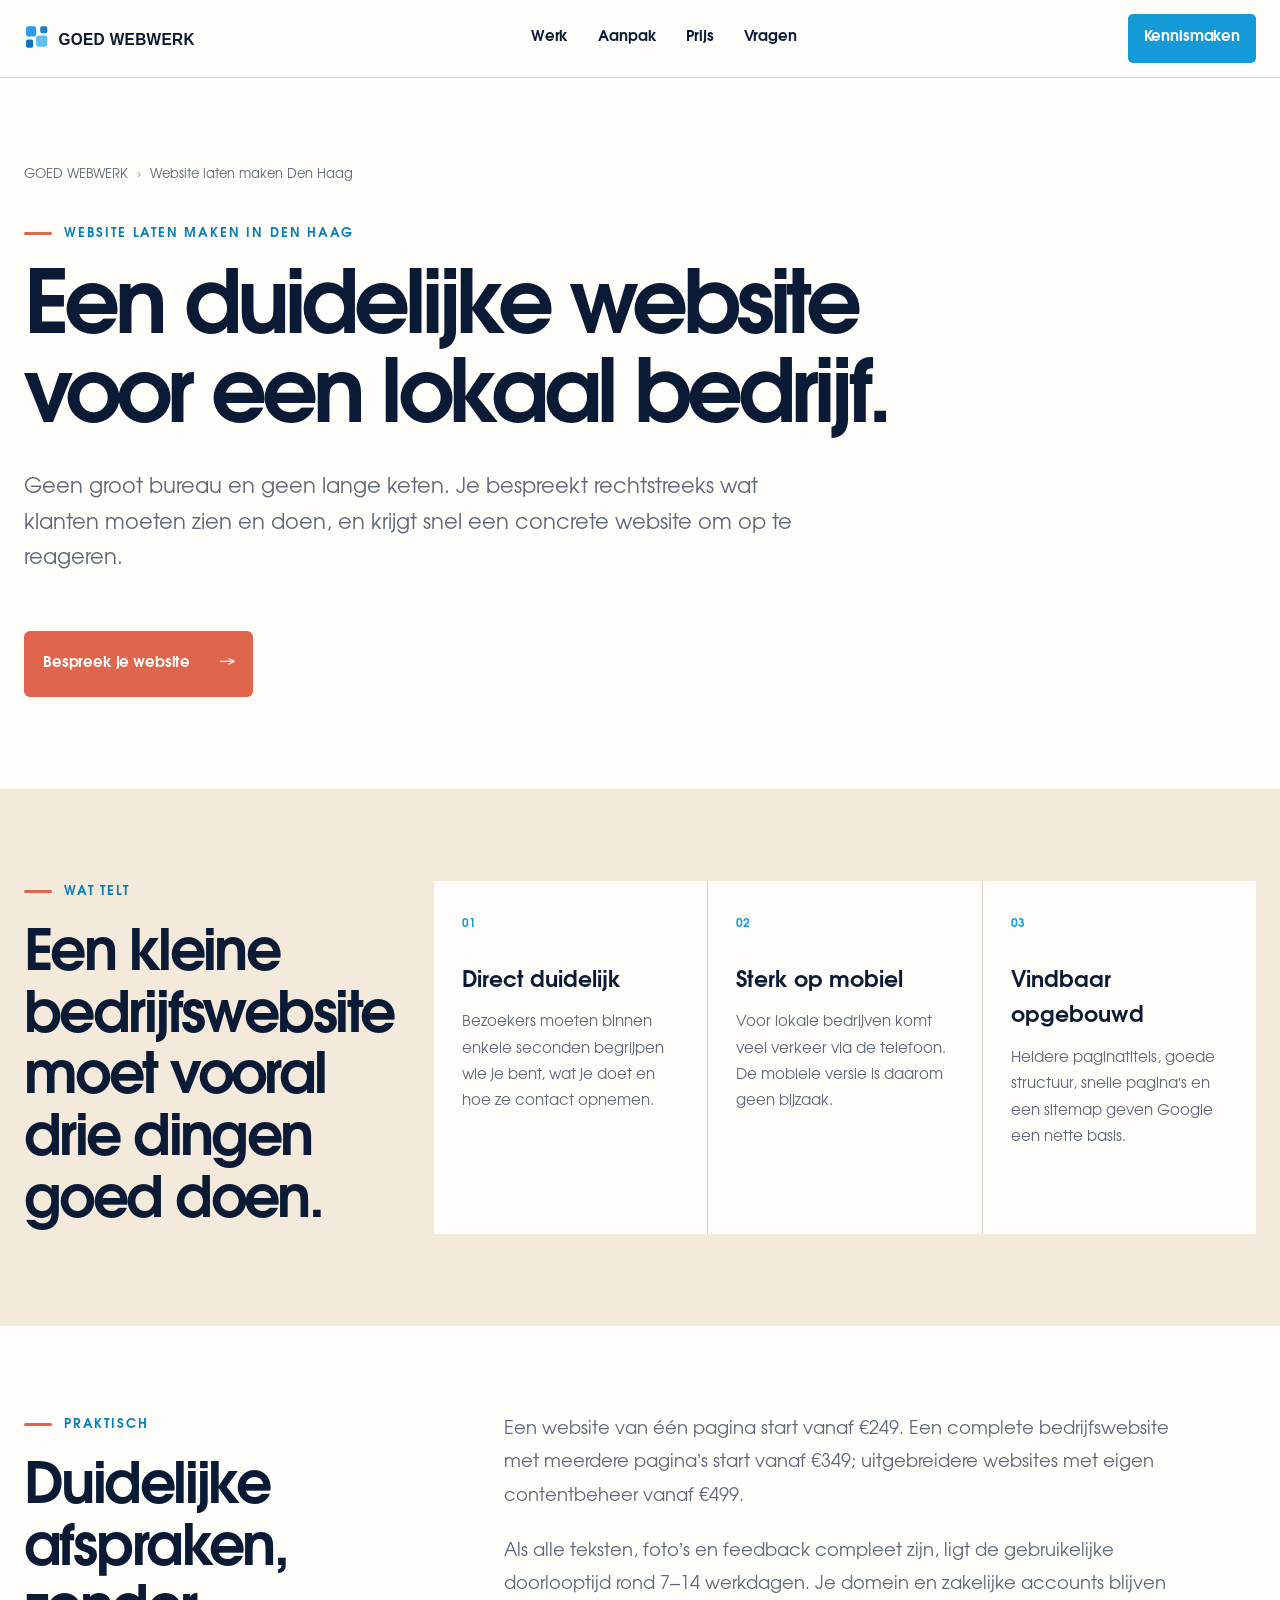
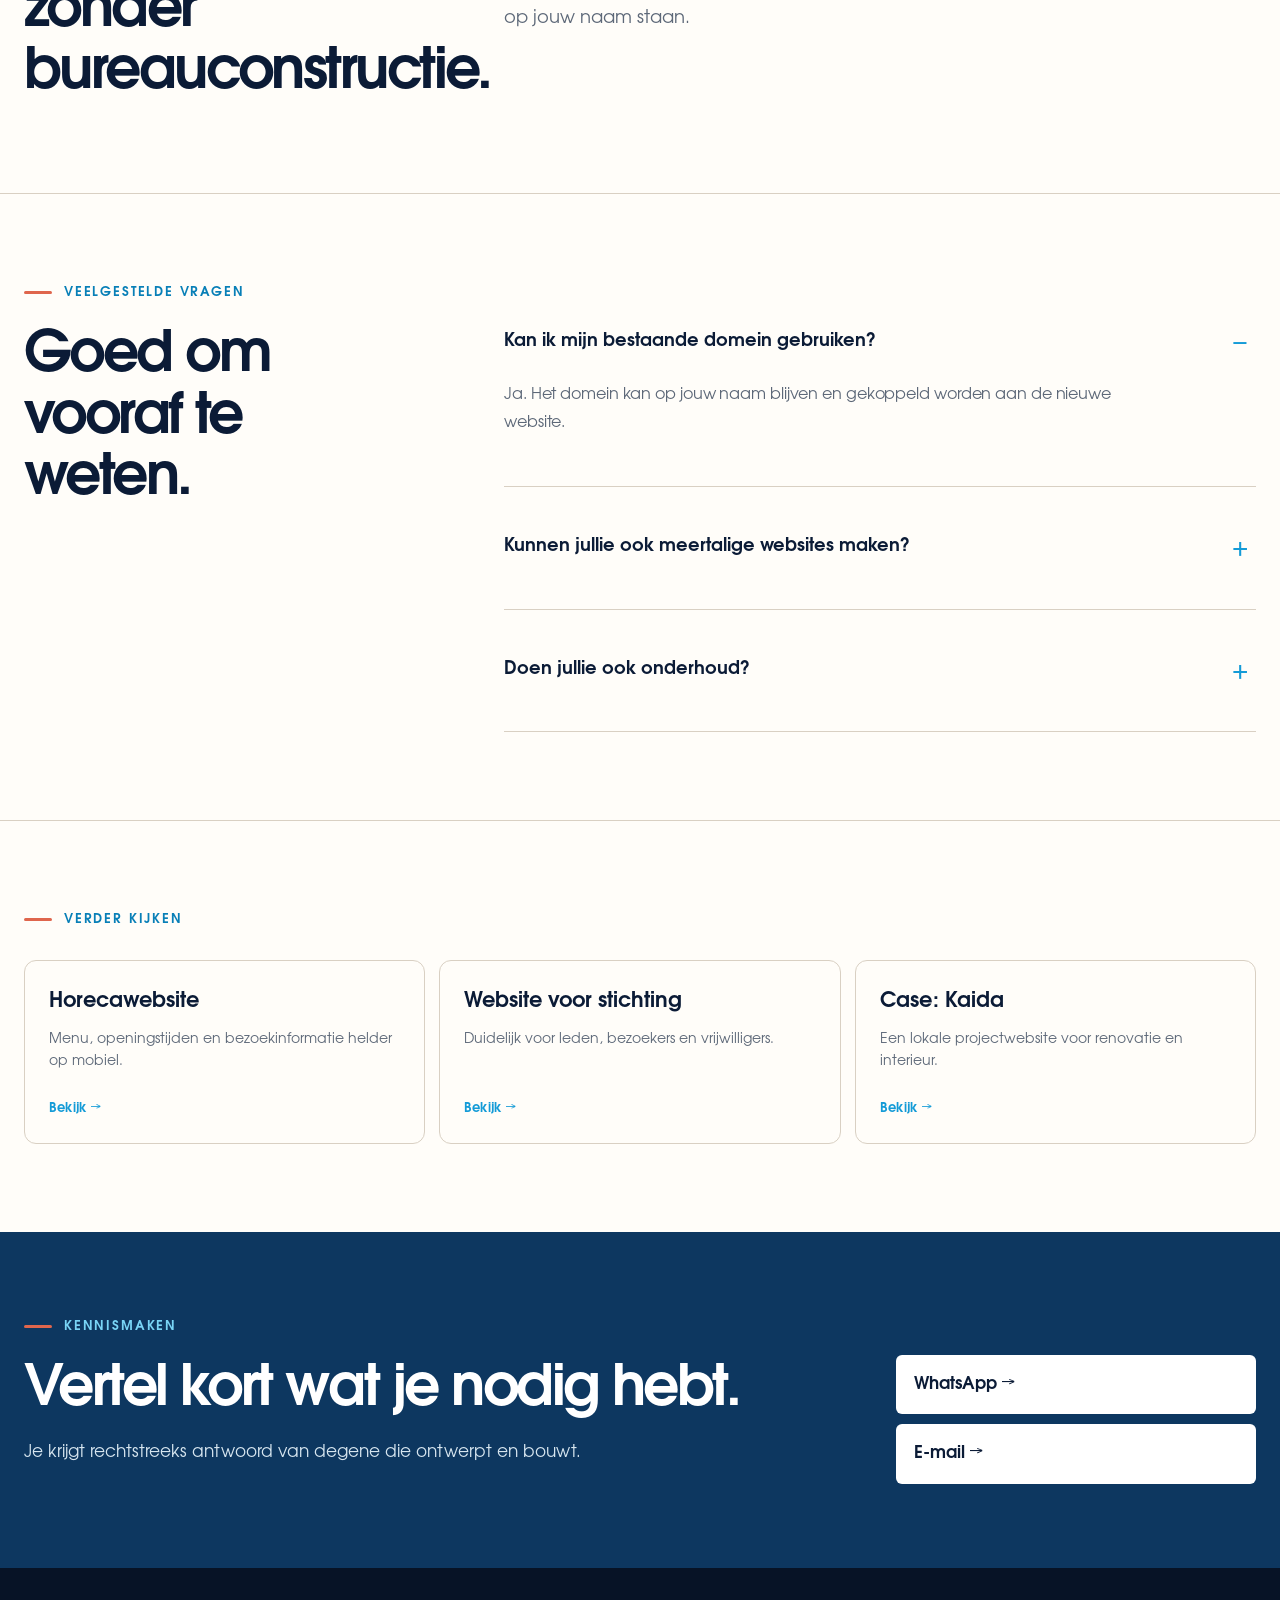
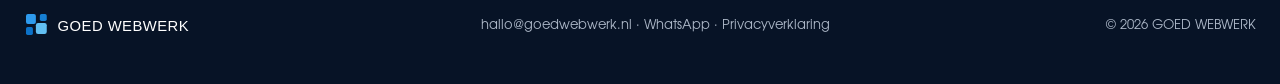
<file: website-laten-maken-den-haag/index.html>
<!doctype html><html lang="nl"><head><meta charset="utf-8"><meta name="viewport" content="width=device-width,initial-scale=1"><title>Website laten maken in Den Haag | GOED WEBWERK</title><meta name="description" content="Website laten maken in Den Haag? Persoonlijk ontwerp, mobielvriendelijk, basis-SEO en direct contact met de maker. Vanaf €249."><meta name="robots" content="index, follow"><link rel="canonical" href="https://goedwebwerk.nl/website-laten-maken-den-haag/"><link rel="icon" href="/mark.svg" type="image/svg+xml"><meta property="og:type" content="website"><meta property="og:title" content="Website laten maken in Den Haag | GOED WEBWERK"><meta property="og:description" content="Website laten maken in Den Haag? Persoonlijk ontwerp, mobielvriendelijk, basis-SEO en direct contact met de maker. Vanaf €249."><meta property="og:url" content="https://goedwebwerk.nl/website-laten-maken-den-haag/"><link rel="stylesheet" href="/site-v2.css"><link rel="stylesheet" href="/seo-pages.css"></head><body><header class="site-header seo-site-header"><a class="brand" href="/" aria-label="GOED WEBWERK home"><img src="/logo.svg" alt="GOED WEBWERK"></a><nav aria-label="Hoofdnavigatie"><a href="/#werk">Werk</a><a href="/#aanpak">Aanpak</a><a href="/#prijzen">Prijs</a><a href="/#vragen">Vragen</a></nav><div class="header-actions"><a class="header-cta" href="/#contact">Kennismaken</a></div></header><main><section class="seo-hero"><div class="seo-breadcrumb"><a href="/">GOED WEBWERK</a><i>›</i><span>Website laten maken Den Haag</span></div><p class="kicker"><span></span><b>Website laten maken in Den Haag</b></p><h1>Een duidelijke website voor een lokaal bedrijf.</h1><p class="seo-lead">Geen groot bureau en geen lange keten. Je bespreekt rechtstreeks wat klanten moeten zien en doen, en krijgt snel een concrete website om op te reageren.</p><div class="seo-hero-actions"><a class="primary-link dark" href="/#contact">Bespreek je website <b>→</b></a></div></section><section class="seo-band"><div><p class="kicker"><span></span><b>Wat telt</b></p><h2>Een kleine bedrijfswebsite moet vooral drie dingen goed doen.</h2></div><div class="seo-points"><article><b>01</b><h3>Direct duidelijk</h3><p>Bezoekers moeten binnen enkele seconden begrijpen wie je bent, wat je doet en hoe ze contact opnemen.</p></article><article><b>02</b><h3>Sterk op mobiel</h3><p>Voor lokale bedrijven komt veel verkeer via de telefoon. De mobiele versie is daarom geen bijzaak.</p></article><article><b>03</b><h3>Vindbaar opgebouwd</h3><p>Heldere paginatitels, goede structuur, snelle pagina’s en een sitemap geven Google een nette basis.</p></article></div></section><section class="seo-copy section"><div><p class="kicker"><span></span><b>Praktisch</b></p><h2>Duidelijke afspraken, zonder bureauconstructie.</h2></div><div class="seo-prose"><p>Een website van één pagina start vanaf €249. Een complete bedrijfswebsite met meerdere pagina’s start vanaf €349; uitgebreidere websites met eigen contentbeheer vanaf €499.</p><p>Als alle teksten, foto’s en feedback compleet zijn, ligt de gebruikelijke doorlooptijd rond 7–14 werkdagen. Je domein en zakelijke accounts blijven op jouw naam staan.</p></div></section><section class="seo-faq section"><header><p class="kicker"><span></span><b>Veelgestelde vragen</b></p><h2>Goed om vooraf te weten.</h2></header><div><details open><summary>Kan ik mijn bestaande domein gebruiken?</summary><p>Ja. Het domein kan op jouw naam blijven en gekoppeld worden aan de nieuwe website.</p></details><details><summary>Kunnen jullie ook meertalige websites maken?</summary><p>Ja. Het basispakket bevat één taal. Een tweede taal kost €99 extra en een derde taal daarna €79 extra voor een gewone kleine presentatiewebsite.</p></details><details><summary>Doen jullie ook onderhoud?</summary><p>Ja. Het onderhoud bedraagt €19, €29 of €39 per maand, afhankelijk van het pakket voor hosting, beveiliging, back-up en kleine aanpassingen.</p></details></div></section><section class="seo-related section"><p class="kicker"><span></span><b>Verder kijken</b></p><div class="seo-related-grid"><a href="/horeca-website-laten-maken/"><strong>Horecawebsite</strong><span>Menu, openingstijden en bezoekinformatie helder op mobiel.</span><b>Bekijk →</b></a><a href="/website-voor-stichting/"><strong>Website voor stichting</strong><span>Duidelijk voor leden, bezoekers en vrijwilligers.</span><b>Bekijk →</b></a><a href="/cases/kaida/"><strong>Case: Kaida</strong><span>Een lokale projectwebsite voor renovatie en interieur.</span><b>Bekijk →</b></a></div></section><section class="seo-cta"><div><p class="kicker light"><span></span><b>Kennismaken</b></p><h2>Vertel kort wat je nodig hebt.</h2><p>Je krijgt rechtstreeks antwoord van degene die ontwerpt en bouwt.</p></div><div class="seo-cta-links"><a href="https://wa.me/31617493457?text=Hallo%20GOED%20WEBWERK%2C%20ik%20wil%20graag%20een%20website%20bespreken.">WhatsApp →</a><a href="mailto:hallo@goedwebwerk.nl">E-mail →</a></div></section></main><footer><a href="/"><img src="/logo-light.svg" alt="GOED WEBWERK"></a><p><a href="mailto:hallo@goedwebwerk.nl">hallo@goedwebwerk.nl</a> · <a href="https://wa.me/31617493457">WhatsApp</a> · <a href="/privacyverklaring/">Privacyverklaring</a></p><p>© 2026 GOED WEBWERK</p></footer><script type="application/ld+json">{"@context":"https://schema.org","@graph":[{"@type":"ProfessionalService","@id":"https://goedwebwerk.nl/#business","name":"GOED WEBWERK","url":"https://goedwebwerk.nl/","email":"hallo@goedwebwerk.nl","telephone":"+31617493457","address":{"@type":"PostalAddress","addressLocality":"Den Haag","addressRegion":"Zuid-Holland","addressCountry":"NL"}},{"@type":"WebPage","@id":"https://goedwebwerk.nl/website-laten-maken-den-haag/#page","url":"https://goedwebwerk.nl/website-laten-maken-den-haag/","name":"Website laten maken in Den Haag | GOED WEBWERK","description":"Website laten maken in Den Haag? Persoonlijk ontwerp, mobielvriendelijk, basis-SEO en direct contact met de maker. Vanaf €249.","isPartOf":{"@id":"https://goedwebwerk.nl/#website"}},{"@type":"BreadcrumbList","itemListElement":[{"@type":"ListItem","position":1,"name":"GOED WEBWERK","item":"https://goedwebwerk.nl/"},{"@type":"ListItem","position":2,"name":"Website laten maken Den Haag","item":"https://goedwebwerk.nl/website-laten-maken-den-haag/"}]}]}</script></body></html>
</file>
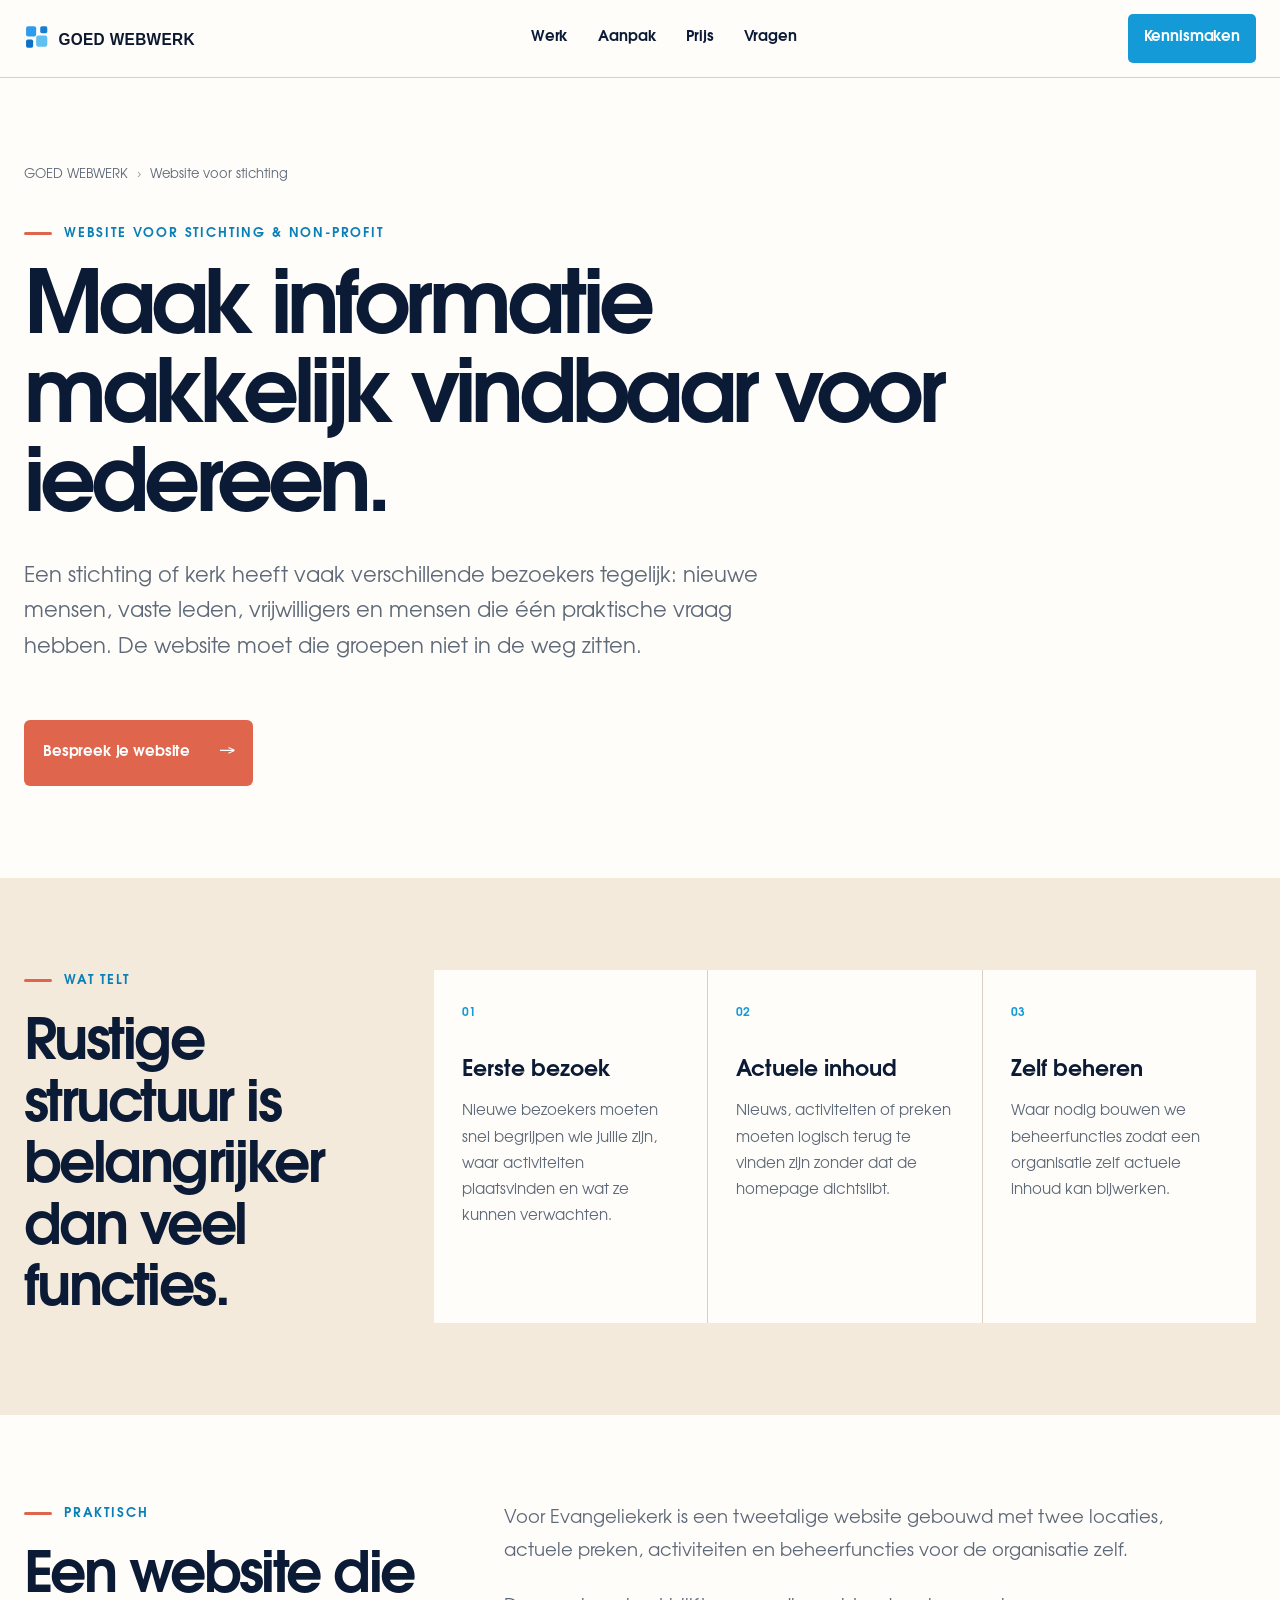
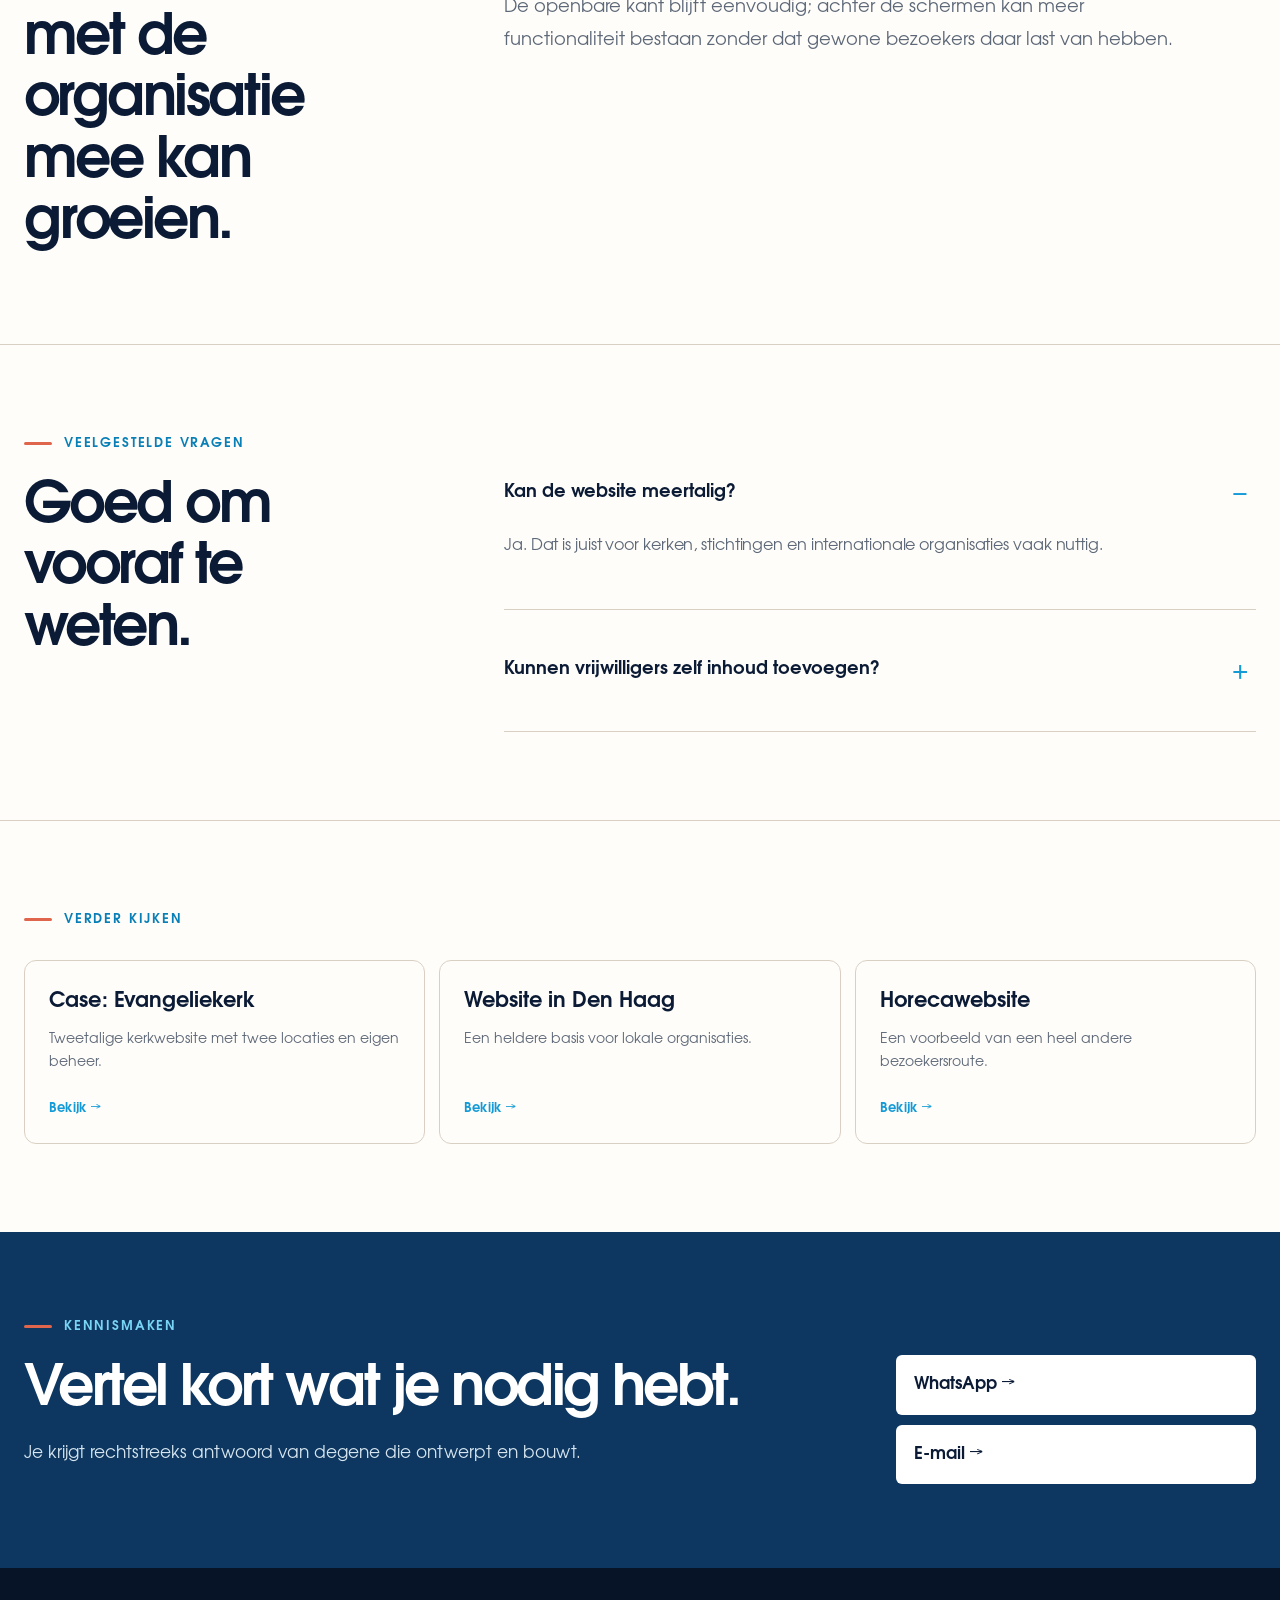
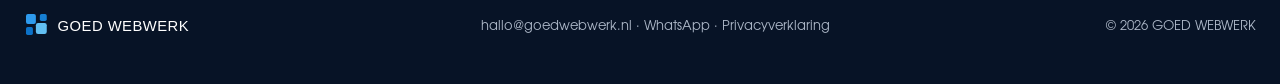
<file: website-voor-stichting/index.html>
<!doctype html><html lang="nl"><head><meta charset="utf-8"><meta name="viewport" content="width=device-width,initial-scale=1"><title>Website voor stichting of non-profit | GOED WEBWERK</title><meta name="description" content="Website voor stichting, kerk of non-profit laten maken? Duidelijke informatie voor bezoekers, leden en vrijwilligers, met eenvoudig beheer."><meta name="robots" content="index, follow"><link rel="canonical" href="https://goedwebwerk.nl/website-voor-stichting/"><link rel="icon" href="/mark.svg" type="image/svg+xml"><meta property="og:type" content="website"><meta property="og:title" content="Website voor stichting of non-profit | GOED WEBWERK"><meta property="og:description" content="Website voor stichting, kerk of non-profit laten maken? Duidelijke informatie voor bezoekers, leden en vrijwilligers, met eenvoudig beheer."><meta property="og:url" content="https://goedwebwerk.nl/website-voor-stichting/"><link rel="stylesheet" href="/site-v2.css"><link rel="stylesheet" href="/seo-pages.css"></head><body><header class="site-header seo-site-header"><a class="brand" href="/" aria-label="GOED WEBWERK home"><img src="/logo.svg" alt="GOED WEBWERK"></a><nav aria-label="Hoofdnavigatie"><a href="/#werk">Werk</a><a href="/#aanpak">Aanpak</a><a href="/#prijzen">Prijs</a><a href="/#vragen">Vragen</a></nav><div class="header-actions"><a class="header-cta" href="/#contact">Kennismaken</a></div></header><main><section class="seo-hero"><div class="seo-breadcrumb"><a href="/">GOED WEBWERK</a><i>›</i><span>Website voor stichting</span></div><p class="kicker"><span></span><b>Website voor stichting & non-profit</b></p><h1>Maak informatie makkelijk vindbaar voor iedereen.</h1><p class="seo-lead">Een stichting of kerk heeft vaak verschillende bezoekers tegelijk: nieuwe mensen, vaste leden, vrijwilligers en mensen die één praktische vraag hebben. De website moet die groepen niet in de weg zitten.</p><div class="seo-hero-actions"><a class="primary-link dark" href="/#contact">Bespreek je website <b>→</b></a></div></section><section class="seo-band"><div><p class="kicker"><span></span><b>Wat telt</b></p><h2>Rustige structuur is belangrijker dan veel functies.</h2></div><div class="seo-points"><article><b>01</b><h3>Eerste bezoek</h3><p>Nieuwe bezoekers moeten snel begrijpen wie jullie zijn, waar activiteiten plaatsvinden en wat ze kunnen verwachten.</p></article><article><b>02</b><h3>Actuele inhoud</h3><p>Nieuws, activiteiten of preken moeten logisch terug te vinden zijn zonder dat de homepage dichtslibt.</p></article><article><b>03</b><h3>Zelf beheren</h3><p>Waar nodig bouwen we beheerfuncties zodat een organisatie zelf actuele inhoud kan bijwerken.</p></article></div></section><section class="seo-copy section"><div><p class="kicker"><span></span><b>Praktisch</b></p><h2>Een website die met de organisatie mee kan groeien.</h2></div><div class="seo-prose"><p>Voor Evangeliekerk is een tweetalige website gebouwd met twee locaties, actuele preken, activiteiten en beheerfuncties voor de organisatie zelf.</p><p>De openbare kant blijft eenvoudig; achter de schermen kan meer functionaliteit bestaan zonder dat gewone bezoekers daar last van hebben.</p></div></section><section class="seo-faq section"><header><p class="kicker"><span></span><b>Veelgestelde vragen</b></p><h2>Goed om vooraf te weten.</h2></header><div><details open><summary>Kan de website meertalig?</summary><p>Ja. Dat is juist voor kerken, stichtingen en internationale organisaties vaak nuttig.</p></details><details><summary>Kunnen vrijwilligers zelf inhoud toevoegen?</summary><p>Ja, als dat nodig is kunnen we een eenvoudige beheeromgeving toevoegen en de rechten beperkt houden.</p></details></div></section><section class="seo-related section"><p class="kicker"><span></span><b>Verder kijken</b></p><div class="seo-related-grid"><a href="/cases/evkerk/"><strong>Case: Evangeliekerk</strong><span>Tweetalige kerkwebsite met twee locaties en eigen beheer.</span><b>Bekijk →</b></a><a href="/website-laten-maken-den-haag/"><strong>Website in Den Haag</strong><span>Een heldere basis voor lokale organisaties.</span><b>Bekijk →</b></a><a href="/horeca-website-laten-maken/"><strong>Horecawebsite</strong><span>Een voorbeeld van een heel andere bezoekersroute.</span><b>Bekijk →</b></a></div></section><section class="seo-cta"><div><p class="kicker light"><span></span><b>Kennismaken</b></p><h2>Vertel kort wat je nodig hebt.</h2><p>Je krijgt rechtstreeks antwoord van degene die ontwerpt en bouwt.</p></div><div class="seo-cta-links"><a href="https://wa.me/31617493457?text=Hallo%20GOED%20WEBWERK%2C%20ik%20wil%20graag%20een%20website%20bespreken.">WhatsApp →</a><a href="mailto:hallo@goedwebwerk.nl">E-mail →</a></div></section></main><footer><a href="/"><img src="/logo-light.svg" alt="GOED WEBWERK"></a><p><a href="mailto:hallo@goedwebwerk.nl">hallo@goedwebwerk.nl</a> · <a href="https://wa.me/31617493457">WhatsApp</a> · <a href="/privacyverklaring/">Privacyverklaring</a></p><p>© 2026 GOED WEBWERK</p></footer><script type="application/ld+json">{"@context":"https://schema.org","@graph":[{"@type":"ProfessionalService","@id":"https://goedwebwerk.nl/#business","name":"GOED WEBWERK","url":"https://goedwebwerk.nl/","email":"hallo@goedwebwerk.nl","telephone":"+31617493457","address":{"@type":"PostalAddress","addressLocality":"Den Haag","addressRegion":"Zuid-Holland","addressCountry":"NL"}},{"@type":"WebPage","@id":"https://goedwebwerk.nl/website-voor-stichting/#page","url":"https://goedwebwerk.nl/website-voor-stichting/","name":"Website voor stichting of non-profit | GOED WEBWERK","description":"Website voor stichting, kerk of non-profit laten maken? Duidelijke informatie voor bezoekers, leden en vrijwilligers, met eenvoudig beheer.","isPartOf":{"@id":"https://goedwebwerk.nl/#website"}},{"@type":"BreadcrumbList","itemListElement":[{"@type":"ListItem","position":1,"name":"GOED WEBWERK","item":"https://goedwebwerk.nl/"},{"@type":"ListItem","position":2,"name":"Website voor stichting","item":"https://goedwebwerk.nl/website-voor-stichting/"}]}]}</script></body></html>
</file>
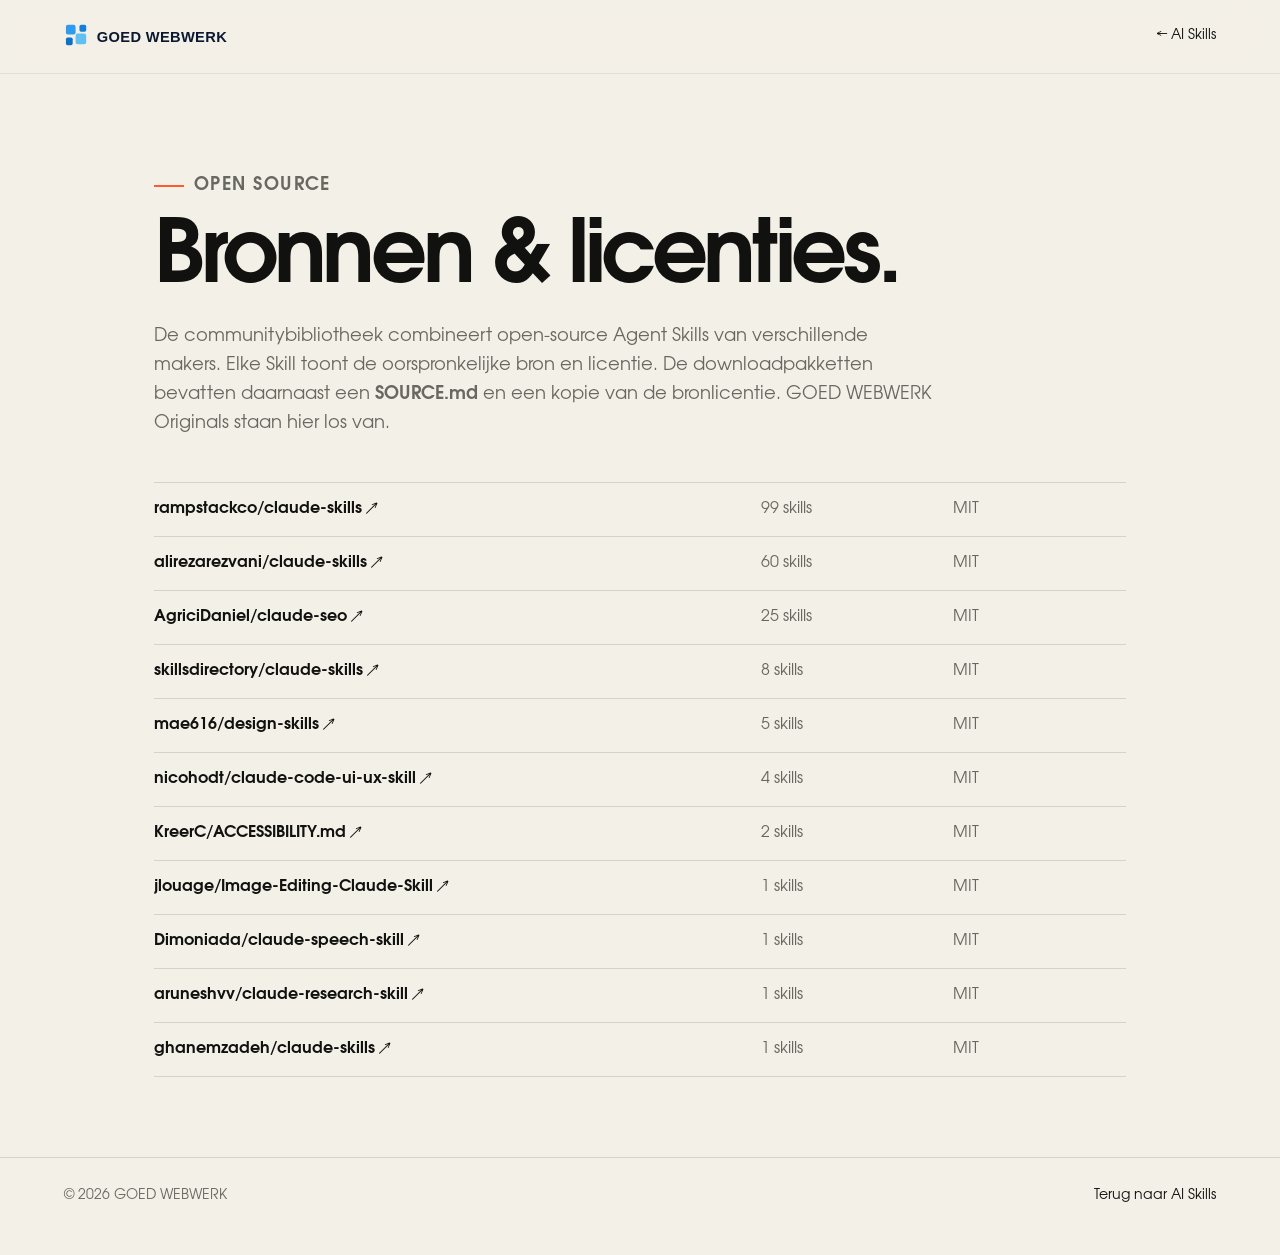
<file: skills/sources.html>
<!doctype html>
<html lang="nl">
<head>
  <meta name="robots" content="index, follow">
  <meta charset="utf-8">
  <meta name="viewport" content="width=device-width,initial-scale=1">
  <title>Open-source bronnen & licenties | GOED WEBWERK</title>
  <meta name="description" content="Bronnen en licenties van de open-source Agent Skills in de GOED WEBWERK Skills library.">
  <link rel="icon" href="../mark.svg" type="image/svg+xml">
  <link rel="stylesheet" href="skills.css?v=1">
  <style>
    .sources{max-width:1100px;margin:0 auto;padding:80px 5vw}
    .sources h1{font-size:clamp(46px,7vw,88px);letter-spacing:-.05em;line-height:.94;margin:20px 0}
    .sources>p{max-width:780px;color:var(--muted);font-size:18px;line-height:1.6}
    .source-table{margin-top:44px;border-top:1px solid var(--line)}
    .source-row{display:grid;grid-template-columns:1.7fr .5fr .5fr;gap:18px;padding:17px 0;border-bottom:1px solid var(--line);align-items:center}
    .source-row a{text-decoration:none;font-weight:700;overflow-wrap:anywhere}
    .source-row span{color:var(--muted)}
    @media(max-width:650px){.source-row{grid-template-columns:1fr}.source-row span{font-size:13px}}
  </style>
</head>
<body>
<header class="skills-header">
  <a class="brand" href="/" aria-label="GOED WEBWERK"><img src="../logo.svg" alt="GOED WEBWERK"></a>
  <div class="skills-nav"><a href="./">← AI Skills</a></div>
</header>
<main class="sources">
  <p class="eyebrow"><i></i><span>Open source</span></p>
  <h1>Bronnen & licenties.</h1>
  <p>De communitybibliotheek combineert open-source Agent Skills van verschillende makers. Elke Skill toont de oorspronkelijke bron en licentie. De downloadpakketten bevatten daarnaast een <strong>SOURCE.md</strong> en een kopie van de bronlicentie. GOED WEBWERK Originals staan hier los van.</p>
  <div class="source-table" id="source-table"><p>Bronnen laden…</p></div>
</main>
<footer class="skills-footer"><span>© 2026 GOED WEBWERK</span><a href="./">Terug naar AI Skills</a></footer>
<script src="sources.js?v=1"></script>
</body>
</html>
</file>
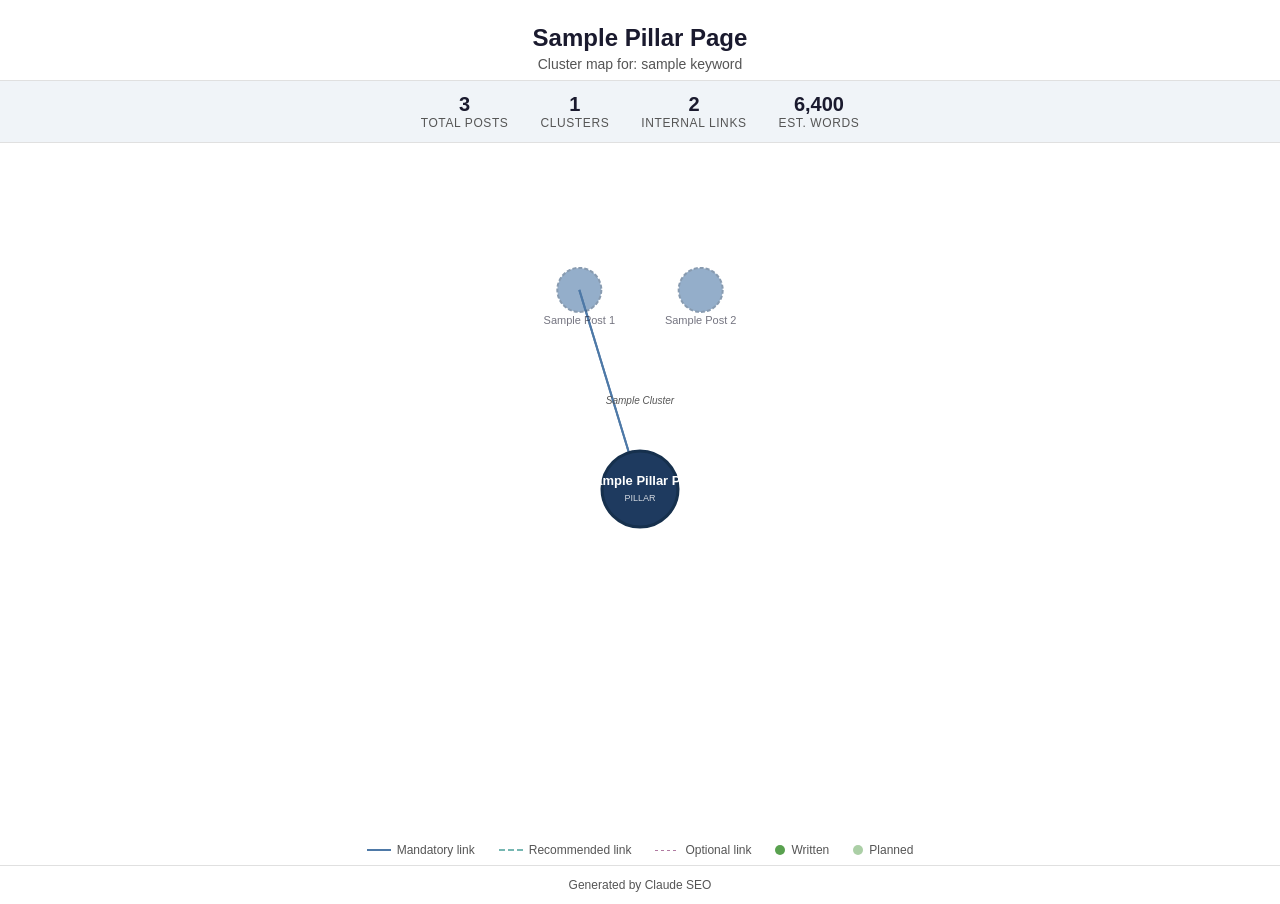
<file: skills/community/seo-cluster/templates/cluster-map.html>
<!DOCTYPE html>
<html lang="en">
<head>
  <meta name="robots" content="index, follow">
  <meta charset="UTF-8">
  <meta name="viewport" content="width=device-width, initial-scale=1.0">
  <title>Content Cluster Map</title>
  <style>
    :root {
      --bg: #ffffff;
      --bg-secondary: #f8f9fa;
      --text: #1a1a2e;
      --text-secondary: #555555;
      --border: #e0e0e0;
      --pillar-fill: #1e3a5f;
      --pillar-stroke: #16304d;
      --link-mandatory: #4E79A7;
      --link-recommended: #76B7B2;
      --link-optional: #B07AA1;
      --tooltip-bg: #1a1a2e;
      --tooltip-text: #ffffff;
      --stats-bg: #f0f4f8;
      --written-opacity: 1.0;
      --planned-opacity: 0.6;
    }

    @media (prefers-color-scheme: dark) {
      :root {
        --bg: #1a1a2e;
        --bg-secondary: #16213e;
        --text: #e0e0e0;
        --text-secondary: #aaaaaa;
        --border: #333355;
        --pillar-fill: #2d5a8f;
        --pillar-stroke: #4E79A7;
        --tooltip-bg: #0f0f23;
        --tooltip-text: #e0e0e0;
        --stats-bg: #16213e;
      }
    }

    * {
      margin: 0;
      padding: 0;
      box-sizing: border-box;
    }

    body {
      font-family: -apple-system, BlinkMacSystemFont, "Segoe UI", Roboto, Helvetica, Arial, sans-serif;
      background: var(--bg);
      color: var(--text);
      min-height: 100vh;
      display: flex;
      flex-direction: column;
    }

    header {
      text-align: center;
      padding: 24px 16px 8px;
    }

    header h1 {
      font-size: 1.5rem;
      font-weight: 700;
      color: var(--text);
      margin-bottom: 4px;
    }

    header p {
      font-size: 0.875rem;
      color: var(--text-secondary);
    }

    .stats-bar {
      display: flex;
      justify-content: center;
      gap: 32px;
      padding: 12px 16px;
      background: var(--stats-bg);
      border-top: 1px solid var(--border);
      border-bottom: 1px solid var(--border);
      flex-wrap: wrap;
    }

    .stat {
      text-align: center;
    }

    .stat-value {
      font-size: 1.25rem;
      font-weight: 700;
      color: var(--text);
    }

    .stat-label {
      font-size: 0.75rem;
      color: var(--text-secondary);
      text-transform: uppercase;
      letter-spacing: 0.05em;
    }

    .map-container {
      flex: 1;
      display: flex;
      align-items: center;
      justify-content: center;
      padding: 16px;
      min-height: 500px;
    }

    svg {
      max-width: 100%;
      max-height: 80vh;
    }

    .pillar-node {
      cursor: pointer;
      transition: transform 0.2s ease;
    }

    .pillar-node:hover {
      filter: brightness(1.1);
    }

    .spoke-node {
      cursor: pointer;
      transition: opacity 0.2s ease;
    }

    .spoke-node:hover {
      filter: brightness(1.15);
    }

    .spoke-node.planned {
      opacity: var(--planned-opacity);
      stroke-dasharray: 4 2;
    }

    .spoke-node.written {
      opacity: var(--written-opacity);
    }

    .link-line {
      transition: opacity 0.2s ease, stroke-width 0.2s ease;
    }

    .link-line.mandatory {
      stroke: var(--link-mandatory);
      stroke-width: 2;
    }

    .link-line.recommended {
      stroke: var(--link-recommended);
      stroke-width: 1.5;
      stroke-dasharray: 6 3;
    }

    .link-line.optional {
      stroke: var(--link-optional);
      stroke-width: 1;
      stroke-dasharray: 3 3;
    }

    .link-line.dimmed {
      opacity: 0.1;
    }

    .link-line.highlighted {
      opacity: 1;
      stroke-width: 3;
    }

    .node-label {
      font-size: 11px;
      fill: var(--text);
      text-anchor: middle;
      pointer-events: none;
      user-select: none;
    }

    .pillar-label {
      font-size: 13px;
      font-weight: 700;
      fill: #ffffff;
      text-anchor: middle;
      pointer-events: none;
      user-select: none;
    }

    .cluster-label {
      font-size: 10px;
      fill: var(--text-secondary);
      text-anchor: middle;
      pointer-events: none;
      font-style: italic;
    }

    .tooltip {
      position: fixed;
      background: var(--tooltip-bg);
      color: var(--tooltip-text);
      padding: 12px 16px;
      border-radius: 8px;
      font-size: 0.8125rem;
      line-height: 1.5;
      max-width: 280px;
      pointer-events: none;
      opacity: 0;
      transition: opacity 0.15s ease;
      z-index: 100;
      box-shadow: 0 4px 16px rgba(0, 0, 0, 0.3);
    }

    .tooltip.visible {
      opacity: 1;
    }

    .tooltip-title {
      font-weight: 700;
      margin-bottom: 4px;
    }

    .tooltip-detail {
      display: flex;
      justify-content: space-between;
      gap: 16px;
    }

    .tooltip-detail span:first-child {
      color: var(--text-secondary);
    }

    .legend {
      display: flex;
      justify-content: center;
      gap: 24px;
      padding: 8px 16px;
      flex-wrap: wrap;
    }

    .legend-item {
      display: flex;
      align-items: center;
      gap: 6px;
      font-size: 0.75rem;
      color: var(--text-secondary);
    }

    .legend-line {
      width: 24px;
      height: 2px;
    }

    .legend-line.mandatory { background: var(--link-mandatory); }
    .legend-line.recommended { background: var(--link-recommended); background-image: repeating-linear-gradient(90deg, var(--link-recommended) 0 6px, transparent 6px 9px); background-color: transparent; height: 2px;}
    .legend-line.optional { background: var(--link-optional); background-image: repeating-linear-gradient(90deg, var(--link-optional) 0 3px, transparent 3px 6px); background-color: transparent; height: 1px;}

    .legend-dot {
      width: 10px;
      height: 10px;
      border-radius: 50%;
    }

    .legend-dot.written { background: #59A14F; }
    .legend-dot.planned { background: #59A14F; opacity: 0.5; border: 1px dashed #59A14F; }

    footer {
      text-align: center;
      padding: 12px 16px;
      font-size: 0.75rem;
      color: var(--text-secondary);
      border-top: 1px solid var(--border);
    }
  </style>
</head>
<body>
  <header>
    <h1 id="map-title">Content Cluster Map</h1>
    <p id="map-subtitle">SERP-based semantic topic clustering</p>
  </header>

  <div class="stats-bar">
    <div class="stat">
      <div class="stat-value" id="stat-posts">0</div>
      <div class="stat-label">Total Posts</div>
    </div>
    <div class="stat">
      <div class="stat-value" id="stat-clusters">0</div>
      <div class="stat-label">Clusters</div>
    </div>
    <div class="stat">
      <div class="stat-value" id="stat-links">0</div>
      <div class="stat-label">Internal Links</div>
    </div>
    <div class="stat">
      <div class="stat-value" id="stat-words">0</div>
      <div class="stat-label">Est. Words</div>
    </div>
  </div>

  <div class="map-container">
    <svg id="cluster-svg" role="img" aria-label="Content cluster visualization showing pillar page connected to topic clusters and spoke pages">
      <title>Content Cluster Map</title>
      <desc>Interactive visualization of a hub-and-spoke content architecture. The central pillar node connects to surrounding cluster groups, each containing spoke pages.</desc>
    </svg>
  </div>

  <div class="legend">
    <div class="legend-item"><div class="legend-line mandatory"></div> Mandatory link</div>
    <div class="legend-item"><div class="legend-line recommended"></div> Recommended link</div>
    <div class="legend-item"><div class="legend-line optional"></div> Optional link</div>
    <div class="legend-item"><div class="legend-dot written"></div> Written</div>
    <div class="legend-item"><div class="legend-dot planned"></div> Planned</div>
  </div>

  <footer>Generated by Claude SEO</footer>

  <div class="tooltip" id="tooltip"></div>

  <script>
    // === CLUSTER DATA (replaced by skill at generation time) ===
    const CLUSTER_DATA = {
      pillar: { title: "Sample Pillar Page", keyword: "sample keyword", volume: 5000, template: "ultimate-guide", wordCount: 3500, url: "/pillar" },
      clusters: [
        {
          name: "Sample Cluster",
          color: "#4E79A7",
          posts: [
            { title: "Sample Post 1", keyword: "sample post 1", volume: 1200, template: "how-to", wordCount: 1500, url: "/post-1", status: "planned" },
            { title: "Sample Post 2", keyword: "sample post 2", volume: 800, template: "listicle", wordCount: 1400, url: "/post-2", status: "planned" }
          ]
        }
      ],
      links: [
        { from: "pillar", to: "cluster-0-post-0", type: "mandatory" },
        { from: "cluster-0-post-0", to: "pillar", type: "mandatory" }
      ],
      meta: { totalPosts: 3, totalClusters: 1, totalLinks: 2, estimatedWords: 6400 }
    };
    // === END CLUSTER DATA ===

    const COLORS = ["#4E79A7", "#F28E2B", "#E15759", "#76B7B2", "#59A14F", "#EDC948", "#B07AA1", "#FF9DA7"];

    (function render() {
      const data = CLUSTER_DATA;
      const svg = document.getElementById("cluster-svg");
      const tooltip = document.getElementById("tooltip");

      // Update header
      document.getElementById("map-title").textContent = data.pillar.title || "Content Cluster Map";
      document.getElementById("map-subtitle").textContent = "Cluster map for: " + data.pillar.keyword;

      // Update stats
      document.getElementById("stat-posts").textContent = data.meta.totalPosts;
      document.getElementById("stat-clusters").textContent = data.meta.totalClusters;
      document.getElementById("stat-links").textContent = data.meta.totalLinks;
      document.getElementById("stat-words").textContent = data.meta.estimatedWords.toLocaleString();

      // Layout calculations
      const numClusters = data.clusters.length;
      const maxPostsInCluster = Math.max(...data.clusters.map(c => c.posts.length), 1);
      const baseRadius = 140;
      const clusterRadius = baseRadius + numClusters * 15;
      const spokeRadius = 55 + maxPostsInCluster * 10;
      const totalRadius = clusterRadius + spokeRadius + 60;
      const cx = totalRadius + 40;
      const cy = totalRadius + 40;
      const width = (totalRadius + 40) * 2;
      const height = (totalRadius + 40) * 2;

      svg.setAttribute("viewBox", "0 0 " + width + " " + height);
      svg.setAttribute("width", Math.min(width, 900));
      svg.setAttribute("height", Math.min(height, 900));

      // Build node position map
      const nodePositions = {};
      nodePositions["pillar"] = { x: cx, y: cy };

      const clusterCenters = [];
      for (let ci = 0; ci < numClusters; ci++) {
        const angle = (2 * Math.PI * ci) / numClusters - Math.PI / 2;
        const ccx = cx + Math.cos(angle) * clusterRadius;
        const ccy = cy + Math.sin(angle) * clusterRadius;
        clusterCenters.push({ x: ccx, y: ccy, angle: angle });

        const cluster = data.clusters[ci];
        const numPosts = cluster.posts.length;
        for (let pi = 0; pi < numPosts; pi++) {
          const spreadAngle = Math.PI * 0.6;
          const startAngle = angle - spreadAngle / 2;
          const postAngle = numPosts === 1
            ? angle
            : startAngle + (spreadAngle * pi) / (numPosts - 1);
          const px = ccx + Math.cos(postAngle) * spokeRadius;
          const py = ccy + Math.sin(postAngle) * spokeRadius;
          const nodeId = "cluster-" + ci + "-post-" + pi;
          nodePositions[nodeId] = { x: px, y: py };
        }
      }

      // SVG content assembly
      let svgContent = "";

      // Draw links first (behind nodes)
      const linkElements = [];
      data.links.forEach(function(link, idx) {
        const fromPos = nodePositions[link.from];
        const toPos = nodePositions[link.to];
        if (!fromPos || !toPos) return;
        const linkClass = "link-line " + link.type;
        const linkId = "link-" + idx;
        svgContent += '<line id="' + linkId + '" class="' + linkClass + '" '
          + 'x1="' + fromPos.x + '" y1="' + fromPos.y + '" '
          + 'x2="' + toPos.x + '" y2="' + toPos.y + '" '
          + 'data-from="' + link.from + '" data-to="' + link.to + '"/>';
        linkElements.push(linkId);
      });

      // Draw cluster group labels
      clusterCenters.forEach(function(cc, ci) {
        const cluster = data.clusters[ci];
        const labelAngle = cc.angle;
        const labelDist = clusterRadius * 0.55;
        const lx = cx + Math.cos(labelAngle) * labelDist;
        const ly = cy + Math.sin(labelAngle) * labelDist;
        svgContent += '<text class="cluster-label" x="' + lx + '" y="' + ly + '">'
          + escapeHtml(cluster.name) + '</text>';
      });

      // Draw spoke nodes
      data.clusters.forEach(function(cluster, ci) {
        const color = cluster.color || COLORS[ci % COLORS.length];
        cluster.posts.forEach(function(post, pi) {
          const nodeId = "cluster-" + ci + "-post-" + pi;
          const pos = nodePositions[nodeId];
          const statusClass = post.status === "written" ? "written" : "planned";
          svgContent += '<g class="spoke-node ' + statusClass + '" data-node="' + nodeId + '">'
            + '<circle cx="' + pos.x + '" cy="' + pos.y + '" r="22" '
            + 'fill="' + color + '" stroke="' + darken(color) + '" stroke-width="2"/>'
            + '<text class="node-label" x="' + pos.x + '" y="' + (pos.y + 34) + '">'
            + escapeHtml(truncate(post.title, 18))
            + '</text></g>';
        });
      });

      // Draw pillar node (on top)
      svgContent += '<g class="pillar-node" data-node="pillar">'
        + '<circle cx="' + cx + '" cy="' + cy + '" r="38" '
        + 'fill="' + getComputedStyle(document.documentElement).getPropertyValue("--pillar-fill").trim() + '" '
        + 'stroke="' + getComputedStyle(document.documentElement).getPropertyValue("--pillar-stroke").trim() + '" '
        + 'stroke-width="3"/>'
        + '<text class="pillar-label" x="' + cx + '" y="' + (cy - 4) + '">'
        + escapeHtml(truncate(data.pillar.title, 16))
        + '</text>'
        + '<text class="pillar-label" x="' + cx + '" y="' + (cy + 12) + '" style="font-size:9px;font-weight:400;opacity:0.8">'
        + 'PILLAR'
        + '</text></g>';

      svg.innerHTML = svgContent;

      // Tooltip handling
      function showTooltip(e, nodeId) {
        let info;
        if (nodeId === "pillar") {
          info = data.pillar;
        } else {
          const parts = nodeId.match(/cluster-(\d+)-post-(\d+)/);
          if (!parts) return;
          info = data.clusters[parseInt(parts[1])].posts[parseInt(parts[2])];
        }
        if (!info) return;

        let html = '<div class="tooltip-title">' + escapeHtml(info.title) + '</div>';
        html += '<div class="tooltip-detail"><span>Keyword:</span><span>' + escapeHtml(info.keyword) + '</span></div>';
        html += '<div class="tooltip-detail"><span>Volume:</span><span>' + (info.volume || "N/A") + '</span></div>';
        html += '<div class="tooltip-detail"><span>Template:</span><span>' + escapeHtml(info.template) + '</span></div>';
        html += '<div class="tooltip-detail"><span>Words:</span><span>' + info.wordCount.toLocaleString() + '</span></div>';
        if (info.status) {
          html += '<div class="tooltip-detail"><span>Status:</span><span>' + info.status + '</span></div>';
        }

        tooltip.innerHTML = html;
        tooltip.classList.add("visible");

        const rect = tooltip.getBoundingClientRect();
        let tx = e.clientX + 12;
        let ty = e.clientY + 12;
        if (tx + rect.width > window.innerWidth) tx = e.clientX - rect.width - 12;
        if (ty + rect.height > window.innerHeight) ty = e.clientY - rect.height - 12;
        tooltip.style.left = tx + "px";
        tooltip.style.top = ty + "px";
      }

      function hideTooltip() {
        tooltip.classList.remove("visible");
      }

      function highlightLinks(nodeId) {
        document.querySelectorAll(".link-line").forEach(function(line) {
          if (line.dataset.from === nodeId || line.dataset.to === nodeId) {
            line.classList.add("highlighted");
            line.classList.remove("dimmed");
          } else {
            line.classList.add("dimmed");
            line.classList.remove("highlighted");
          }
        });
      }

      function resetLinks() {
        document.querySelectorAll(".link-line").forEach(function(line) {
          line.classList.remove("highlighted", "dimmed");
        });
      }

      // Attach event listeners to nodes
      document.querySelectorAll(".pillar-node, .spoke-node").forEach(function(node) {
        const nodeId = node.dataset.node;

        node.addEventListener("mouseenter", function(e) {
          showTooltip(e, nodeId);
          highlightLinks(nodeId);
        });

        node.addEventListener("mousemove", function(e) {
          const rect = tooltip.getBoundingClientRect();
          let tx = e.clientX + 12;
          let ty = e.clientY + 12;
          if (tx + rect.width > window.innerWidth) tx = e.clientX - rect.width - 12;
          if (ty + rect.height > window.innerHeight) ty = e.clientY - rect.height - 12;
          tooltip.style.left = tx + "px";
          tooltip.style.top = ty + "px";
        });

        node.addEventListener("mouseleave", function() {
          hideTooltip();
          resetLinks();
        });

        node.addEventListener("focus", function(e) {
          showTooltip(e, nodeId);
          highlightLinks(nodeId);
        });

        node.addEventListener("blur", function() {
          hideTooltip();
          resetLinks();
        });
      });

      // Keyboard accessibility
      document.querySelectorAll(".pillar-node, .spoke-node").forEach(function(node) {
        node.setAttribute("tabindex", "0");
        node.setAttribute("role", "button");
        const nodeId = node.dataset.node;
        let label;
        if (nodeId === "pillar") {
          label = "Pillar page: " + data.pillar.title;
        } else {
          const parts = nodeId.match(/cluster-(\d+)-post-(\d+)/);
          if (parts) {
            const post = data.clusters[parseInt(parts[1])].posts[parseInt(parts[2])];
            label = "Spoke page: " + post.title;
          }
        }
        if (label) node.setAttribute("aria-label", label);
      });
    })();

    // Utility functions
    function escapeHtml(str) {
      var div = document.createElement("div");
      div.textContent = str;
      return div.innerHTML;
    }

    function truncate(str, maxLen) {
      if (!str) return "";
      return str.length > maxLen ? str.substring(0, maxLen - 1) + "\u2026" : str;
    }

    function darken(hex) {
      var r = parseInt(hex.slice(1, 3), 16);
      var g = parseInt(hex.slice(3, 5), 16);
      var b = parseInt(hex.slice(5, 7), 16);
      r = Math.max(0, Math.floor(r * 0.75));
      g = Math.max(0, Math.floor(g * 0.75));
      b = Math.max(0, Math.floor(b * 0.75));
      return "#" + ((1 << 24) + (r << 16) + (g << 8) + b).toString(16).slice(1);
    }
  </script>
</body>
</html>
</file>
<file: site-v2.css>
@font-face{font-family:"Goed Sans";src:url("goed-sans-regular.woff") format("woff");font-style:normal;font-weight:400;font-display:swap}
@font-face{font-family:"Goed Sans";src:url("goed-sans-bold.woff") format("woff");font-style:normal;font-weight:700;font-display:swap}
:root{--ink:#0b1b36;--blue:#149bd7;--blue-dark:#0d3760;--paper:#fffdf9;--sand:#f3eadc;--coral:#df664d;--line:#d9d0c3;--muted:#5d6878;--green:#2ccf8a;--amber:#f2a93b;--max:1180px}
*{box-sizing:border-box}html{scroll-behavior:smooth}body{margin:0;background:var(--paper);color:var(--ink);font-family:Inter,ui-sans-serif,system-ui,-apple-system,"Segoe UI",sans-serif;-webkit-font-smoothing:antialiased}a{color:inherit;text-decoration:none}img{max-width:100%}button,input,textarea{font:inherit}
.site-header{height:78px;max-width:var(--max);margin:auto;padding:0 24px;display:flex;align-items:center;justify-content:space-between;border-bottom:1px solid var(--line);background:rgba(255,253,249,.94)}.brand img{display:block;width:176px;height:auto}.site-header nav{display:flex;gap:30px;font-size:14px;font-weight:750}.site-header nav a{padding:8px 0}.site-header nav a:hover{color:var(--blue)}.header-actions{display:flex;align-items:center;gap:14px}.lang-switch{display:flex;border:1px solid var(--line);padding:3px}.lang-switch button{border:0;background:transparent;color:var(--muted);padding:7px 9px;cursor:pointer}.lang-switch button.active{background:var(--ink);color:#fff}.header-cta{background:var(--blue);color:#fff;font-size:14px;font-weight:800;padding:12px 16px;border-radius:5px}
.hero{max-width:var(--max);margin:auto;padding:70px 24px 0;display:grid;grid-template-columns:minmax(0,1.28fr) minmax(340px,.72fr);column-gap:70px}.hero-main{padding:26px 0 56px}.kicker{display:flex;align-items:center;gap:12px;margin:0 0 24px;color:#087fb7;font-size:12px;font-weight:850;letter-spacing:.17em;text-transform:uppercase}.kicker>span{display:block;width:28px;height:3px;background:var(--coral);border-radius:99px}.hero h1{max-width:760px;margin:0;font-size:clamp(54px,6vw,82px);line-height:.97;letter-spacing:-.058em;font-weight:820}.hero h1 span,.hero h1 em{display:block}.hero h1 em{font-style:normal;color:var(--blue);margin-top:10px}.hero-bottom{display:grid;grid-template-columns:minmax(0,1fr) auto;align-items:end;gap:30px;margin-top:42px;padding-top:28px;border-top:1px solid var(--line)}.hero-bottom>p{max-width:550px;margin:0;color:var(--muted);font-size:18px;line-height:1.6}.primary-link{min-width:210px;display:flex;align-items:center;justify-content:space-between;gap:30px;padding:17px 19px;background:var(--blue);color:#fff;border-radius:6px;font-size:15px;font-weight:800}.primary-link:hover{background:#087fb7}.primary-link b{font-size:20px}
.now-building{align-self:start;display:block;background:var(--ink);color:#fff;margin-top:10px;padding:16px;transform:rotate(1.2deg);box-shadow:18px 24px 0 var(--sand);transition:transform .25s}.now-building:hover{transform:rotate(0) translateY(-3px)}.now-top{display:flex;align-items:center;justify-content:space-between;padding:2px 2px 14px;font-size:11px;font-weight:800;text-transform:uppercase;letter-spacing:.12em}.now-top>b{display:flex;align-items:center;gap:6px;font-size:10px;color:#e8edf3}.now-top i,.status i{display:block;width:7px;height:7px;border-radius:50%;background:var(--amber)}.now-building img{display:block;width:100%;height:265px;object-fit:cover;object-position:center 52%;filter:saturate(.88) contrast(1.03)}.now-caption{display:flex;align-items:end;justify-content:space-between;padding:15px 2px 2px}.now-caption div{display:flex;flex-direction:column;gap:4px}.now-caption small{color:#9eddf7;text-transform:uppercase;letter-spacing:.12em;font-size:10px}.now-caption strong{font-size:20px}.now-caption>span{font-size:22px}
.hero-facts{grid-column:1/-1;display:grid;grid-template-columns:repeat(3,1fr);max-width:760px;border-top:1px solid var(--line);border-left:1px solid var(--line)}.hero-facts p{display:grid;grid-template-columns:auto 1fr;align-items:baseline;gap:8px;margin:0;padding:24px;border-right:1px solid var(--line);background:#fff}.hero-facts b{font-size:25px;letter-spacing:-.03em}.hero-facts span{font-size:14px;font-weight:800}.hero-facts small{grid-column:1/-1;color:var(--muted);font-size:12px}
.industry-line{padding:25px max(24px,calc((100vw - var(--max))/2));display:flex;align-items:center;gap:44px;background:var(--sand);border-top:1px solid var(--line);border-bottom:1px solid var(--line)}.industry-line>span{color:var(--muted);font-size:11px;text-transform:uppercase;letter-spacing:.17em;white-space:nowrap}.industry-line>div{display:flex;flex:1;justify-content:space-between;gap:24px}.industry-line b{font-size:14px}
.section{max-width:var(--max);margin:auto;padding:108px 24px}.editorial-heading{display:grid;grid-template-columns:1fr 360px;align-items:end;gap:80px;margin-bottom:52px}.editorial-heading h2,.pricing-title h2,.faq h2{max-width:720px;margin:0;font-size:clamp(42px,5vw,64px);line-height:1.02;letter-spacing:-.05em}.editorial-heading>p{margin:0 0 5px;color:var(--muted);font-size:17px;line-height:1.65}
.work-layout{display:grid;grid-template-columns:repeat(2,minmax(0,1fr));gap:22px}.case{overflow:hidden;background:#fff;border:1px solid var(--line)}.case-featured,.case-progress{grid-column:1/-1;display:grid;grid-template-columns:1.35fr .65fr}.case-image{position:relative;display:block;min-height:270px;overflow:hidden;background:#e9e4dc}.case-image img{display:block;width:100%;height:100%;object-fit:cover;object-position:top center;transition:transform .5s cubic-bezier(.22,1,.36,1)}.case:hover .case-image img{transform:scale(1.02)}.case-featured .case-image{min-height:430px}.case-featured .case-copy{padding:44px}.case-progress{grid-template-columns:.8fr 1.2fr;background:var(--sand)}.case-progress .case-image{order:2}.case-progress .case-copy{padding:42px}.case-progress .case-image img{object-position:center 52%}.case-small{display:grid;grid-template-rows:260px 1fr}.case-copy{display:flex;flex-direction:column;padding:30px}.case-copy>p:first-child{margin:0;color:#087fb7;font-size:11px;font-weight:850;letter-spacing:.14em;text-transform:uppercase}.case-copy h3{margin:12px 0 14px;font-size:clamp(24px,2.4vw,34px);line-height:1.08;letter-spacing:-.03em}.case-copy>p:nth-of-type(2){margin:0;color:var(--muted);font-size:16px;line-height:1.65}.case-copy>a{align-self:flex-start;margin-top:auto;padding-top:25px;color:#087fb7;font-size:14px;font-weight:850;border-bottom:1px solid rgba(8,127,183,.4)}.chips{display:flex;gap:8px;margin-top:22px}.chips span{padding:7px 9px;border:1px solid var(--line);border-radius:99px;color:var(--muted);font-size:11px;font-weight:750}.status{position:absolute;top:15px;right:15px;display:flex;align-items:center;gap:7px;padding:8px 11px;border:1px solid rgba(255,255,255,.72);border-radius:99px;background:rgba(255,255,255,.91);box-shadow:0 8px 22px rgba(11,27,54,.12);font-size:10px;font-weight:850;color:var(--ink);backdrop-filter:blur(8px)}.status.live i{background:var(--green)}
.process{padding:100px max(24px,calc((100vw - var(--max))/2));display:grid;grid-template-columns:.82fr 1.18fr;gap:100px;background:var(--ink);color:#fff}.kicker.light{color:#79d5f6}.process-intro h2{margin:0;font-size:clamp(40px,4.7vw,62px);line-height:1.03;letter-spacing:-.05em}.process-intro>p{color:#bac4d3;font-size:17px;line-height:1.7}.process-intro>a{display:inline-block;margin-top:20px;color:#7fd8f7;font-weight:800;border-bottom:1px solid}.process ol{list-style:none;margin:0;padding:0;border-top:1px solid #34435a}.process li{display:grid;grid-template-columns:65px 1fr;gap:20px;padding:30px 0;border-bottom:1px solid #34435a}.process li>b{color:#73cdea;font-size:13px}.process li h3{margin:0 0 8px;font-size:23px}.process li p{margin:0;color:#aeb9c9;line-height:1.6}
.about{display:grid;grid-template-columns:150px 1fr 1fr;gap:55px;align-items:start}.about-mark{display:flex;flex-direction:column;gap:15px;color:var(--blue);font-size:12px;font-weight:900;letter-spacing:.12em}.about-mark img{width:66px}.about-copy h2{margin:0;font-size:clamp(38px,4.2vw,56px);line-height:1.04;letter-spacing:-.045em}.about-detail>p{margin:46px 0 28px;color:var(--muted);font-size:18px;line-height:1.7}.about-detail>div{display:flex;flex-direction:column;border-top:1px solid var(--line)}.about-detail span{padding:14px 0;border-bottom:1px solid var(--line);font-size:14px;font-weight:750}
.pricing{display:grid;grid-template-columns:minmax(280px,.72fr) minmax(600px,1.28fr);gap:70px;align-items:start;background:var(--sand);max-width:none;padding-left:max(24px,calc((100vw - var(--max))/2));padding-right:max(24px,calc((100vw - var(--max))/2))}.pricing-title>p:last-child{max-width:500px;color:var(--muted);font-size:18px;line-height:1.6}.price-options{display:grid;grid-template-columns:1fr 1fr;gap:14px}.price-panel{position:relative;background:var(--ink);color:#fff;padding:32px;display:flex;flex-direction:column;min-width:0}.price-panel-classic{background:#14243a}.price-badge{align-self:flex-start;margin-bottom:24px;padding:7px 10px;border:1px solid #4b607b;border-radius:999px;color:#d6e4f2;font-size:12px;font-weight:800}.price-panel-featured .price-badge{background:var(--coral);border-color:var(--coral);color:#fff}.price-top{display:block;padding-bottom:24px;border-bottom:1px solid #34435a}.price-top>span{display:block;font-weight:850;margin-bottom:25px}.price-top p{margin:0;font-size:52px;font-weight:850;line-height:.85}.price-top sup{font-size:23px}.price-top small{display:block;margin-top:13px;color:#aeb9c9;font-size:12px;font-weight:500;line-height:1.35}.price-panel ul{list-style:none;margin:0;padding:20px 0;flex:1}.price-panel li{padding:10px 0;color:#e5e9ef;border-bottom:1px solid #2b3a50;font-size:14px}.price-panel li:before{content:"✓";color:#79d5f6;margin-right:10px;font-weight:900}.care{display:flex;flex-direction:column;gap:5px;padding:16px;background:#172b49}.care span{color:#aeb9c9;font-size:12px;line-height:1.45}.care b span{color:#fff;font-size:inherit}.pricing-cta{grid-column:1/-1;margin-top:2px}.primary-link.dark{margin-top:20px;background:var(--coral)}.primary-link.dark:hover{background:#c9503a}
.faq{display:grid;grid-template-columns:.7fr 1.3fr;gap:100px}.faq header{position:sticky;top:35px;align-self:start}.faq-list{border-top:1px solid var(--line)}details{border-bottom:1px solid var(--line)}summary{position:relative;list-style:none;padding:24px 55px 24px 0;font-size:20px;font-weight:800;cursor:pointer}summary::-webkit-details-marker{display:none}summary:after{content:"+";position:absolute;right:8px;top:20px;color:var(--blue);font-size:27px;font-weight:500}details[open] summary:after{content:"−"}details p{max-width:690px;margin:0;padding:0 55px 27px 0;color:var(--muted);font-size:16px;line-height:1.7}
.contact{padding:100px max(24px,calc((100vw - var(--max))/2));display:grid;grid-template-columns:1fr 520px;gap:95px;background:var(--blue-dark);color:#fff}.contact-copy h2{max-width:600px;margin:0;font-size:clamp(44px,5vw,66px);line-height:1.03;letter-spacing:-.05em}.contact-copy>p{max-width:590px;color:#c5d3e1;font-size:17px;line-height:1.7}.contact-links{display:grid;grid-template-columns:1fr 1fr;gap:10px;margin-top:30px}.contact-links a{display:flex;flex-direction:column;gap:6px;padding:18px;border:1px solid rgba(255,255,255,.2)}.contact-links a:hover{background:rgba(255,255,255,.07)}.contact-links small{color:#8dddf8;text-transform:uppercase;letter-spacing:.12em}.language-note{padding-left:14px;border-left:3px solid var(--coral);font-size:14px!important}form{padding:34px;background:var(--paper);color:var(--ink)}.form-row{display:grid;grid-template-columns:1fr 1fr;gap:16px}label{display:block;margin-bottom:19px}label span{display:block;margin-bottom:8px;color:#344054;font-size:12px;font-weight:800;text-transform:uppercase;letter-spacing:.08em}input,textarea{width:100%;border:0;border-bottom:1px solid #aeb7c4;border-radius:0;background:transparent;padding:11px 0;color:var(--ink);outline:none}input:focus,textarea:focus{border-color:var(--blue);box-shadow:0 1px 0 var(--blue)}textarea{resize:vertical}form button{width:100%;display:flex;justify-content:space-between;margin-top:8px;padding:16px 18px;border:0;border-radius:5px;background:var(--blue);color:#fff;font-weight:850;cursor:pointer}form button:hover{background:#087fb7}form>p{margin:13px 0 0;color:var(--muted);font-size:11px}
footer{min-height:100px;padding:28px max(24px,calc((100vw - var(--max))/2));display:flex;align-items:center;justify-content:space-between;gap:30px;background:#071326;color:#aeb9c9;font-size:12px}footer img{display:block;width:180px}footer a:hover{color:#fff}
html[lang="zh-CN"] body{font-family:"PingFang SC","Microsoft YaHei",Inter,sans-serif}html[lang="zh-CN"] .hero h1{font-size:clamp(50px,5.6vw,76px);line-height:1.08;letter-spacing:-.04em}html[lang="zh-CN"] .editorial-heading h2,html[lang="zh-CN"] .process h2,html[lang="zh-CN"] .about h2,html[lang="zh-CN"] .pricing h2,html[lang="zh-CN"] .faq h2,html[lang="zh-CN"] .contact h2{line-height:1.15;letter-spacing:-.025em}
@media(max-width:900px){.site-header nav{display:none}.hero{grid-template-columns:1fr;gap:38px;padding-top:48px}.hero-main{padding-bottom:0}.now-building{width:min(520px,90%);margin:0 0 40px auto}.hero-facts{max-width:none}.industry-line{align-items:flex-start}.industry-line>div{flex-wrap:wrap;justify-content:flex-start}.editorial-heading{grid-template-columns:1fr;gap:24px}.editorial-heading>p{max-width:650px}.case-featured,.case-progress{grid-template-columns:1fr}.case-progress .case-image{order:0}.process,.about,.pricing,.faq,.contact{grid-template-columns:1fr;gap:55px}.about{grid-template-columns:100px 1fr}.about-detail{grid-column:2}.faq header{position:static}.pricing{gap:45px}.contact{gap:55px}}
@media(max-width:620px){.site-header{height:72px;padding:0 18px}.brand img{width:156px}.header-cta{display:none}.lang-switch button{padding:7px 8px}.hero{padding:34px 20px 0}.hero h1{font-size:45px;line-height:1.01}.hero-bottom{grid-template-columns:1fr;align-items:start}.hero-bottom>p{font-size:16px}.primary-link{width:100%}.now-building{width:calc(100% - 12px);margin-right:12px;box-shadow:12px 16px 0 var(--sand)}.now-building img{height:220px}.hero-facts{grid-template-columns:1fr 1fr}.hero-facts p:last-child{grid-column:1/-1}.industry-line{padding:22px 20px;gap:20px;overflow:hidden}.industry-line>span{display:none}.industry-line>div{flex-wrap:nowrap;overflow:auto;padding-bottom:4px}.industry-line b{white-space:nowrap}.section{padding:76px 20px}.editorial-heading h2,.pricing-title h2,.faq h2{font-size:39px}.work-layout{grid-template-columns:1fr}.case-featured,.case-progress{grid-column:auto}.case-featured .case-image{min-height:255px}.case-featured .case-copy,.case-progress .case-copy,.case-copy{padding:25px}.case-small{grid-template-rows:220px 1fr}.case-copy h3{font-size:27px}.process,.contact{padding:76px 20px}.process{gap:45px}.process-intro h2,.contact-copy h2{font-size:40px}.process li{grid-template-columns:45px 1fr}.about{grid-template-columns:1fr;gap:32px}.about-mark{flex-direction:row;align-items:center}.about-detail{grid-column:auto}.about-detail>p{margin-top:0}.pricing{padding-left:20px;padding-right:20px}.price-panel{padding:26px 22px}.price-top p{font-size:46px}.faq{gap:38px}.contact-links{grid-template-columns:1fr}.form-row{grid-template-columns:1fr}form{padding:26px 22px}footer{flex-direction:column;align-items:flex-start}html[lang="zh-CN"] .hero h1{font-size:42px}}

/* Language-aware headline rhythm: keep the promise compact instead of creating a wall of text. */
.hero{grid-template-columns:minmax(0,1.38fr) minmax(350px,.62fr);column-gap:54px}
.hero h1{max-width:760px;font-size:clamp(50px,5.25vw,66px);line-height:1;letter-spacing:-.052em;text-wrap:balance}
.hero-bottom{margin-top:34px}
html[lang="zh-CN"] .hero h1{font-size:clamp(46px,4.8vw,60px);line-height:1.12;letter-spacing:-.035em}
@media(max-width:900px){.hero{grid-template-columns:1fr}.hero h1{max-width:720px}}
@media(max-width:620px){.hero h1{font-size:40px;line-height:1.06;letter-spacing:-.04em}.hero h1 em{margin-top:8px}html[lang="zh-CN"] .hero h1{font-size:36px;line-height:1.18;letter-spacing:-.025em}.kicker{letter-spacing:.12em}}

/* A small editorial photo stack gives the studio feature depth without becoming a bulky card. */
.now-building{position:relative;min-height:390px;margin-top:2px;padding:0;background:transparent;color:var(--ink);box-shadow:none;transform:none;isolation:isolate}
.now-building:hover{transform:translateY(-3px)}
.stack-photo{position:absolute;overflow:hidden;border:1px solid rgba(11,27,54,.14);background:#fff;box-shadow:0 18px 34px rgba(11,27,54,.17),0 4px 12px rgba(11,27,54,.09);transition:transform .35s cubic-bezier(.22,1,.36,1)}
.stack-photo>img{display:block;width:100%;height:100%;object-fit:cover;filter:saturate(.82) contrast(1.03)}
.stack-photo-left{inset:25px 52px 58px -8px;z-index:1;transform:rotate(-6deg);background:var(--sand);padding:9px}
.stack-photo-left>img{object-position:top center}
.stack-photo-right{inset:8px -8px 74px 70px;z-index:2;transform:rotate(6deg);background:#dcecf0;padding:9px}
.stack-photo-right>img{object-position:top center}
.stack-photo-front{inset:42px 10px 4px 14px;z-index:3;display:grid;grid-template-rows:auto 218px auto;align-content:start;padding:14px 14px 20px;background:#fffdf9;color:var(--ink);box-shadow:0 28px 52px rgba(11,27,54,.22),0 7px 16px rgba(11,27,54,.11);transform:rotate(.8deg)}
.stack-photo-front>.now-top{padding:0 1px 12px;color:#087fb7}
.stack-photo-front>.now-top>b{color:var(--muted)}
.stack-photo-front>.now-top i{background:var(--amber)}
.stack-photo-front>img{height:218px;object-position:center 52%;filter:saturate(.9) contrast(1.03)}
.stack-photo-front>.now-caption{padding:12px 2px 4px;transform:translateY(-10px)}
.stack-photo-front .now-caption small{color:#087fb7}
.now-building:hover .stack-photo-left{transform:rotate(-8deg) translate(-3px,-1px)}
.now-building:hover .stack-photo-right{transform:rotate(8deg) translate(3px,-2px)}
.now-building:hover .stack-photo-front{transform:rotate(0)}
.now-top .is-live{color:#147a55}.now-top .is-live i{background:var(--green)}
@media(max-width:900px){.now-building{width:min(500px,94%);min-height:405px;margin:0 18px 42px auto}}
@media(max-width:620px){.now-building{width:calc(100% - 8px);min-height:350px;margin:0 8px 36px 0}.stack-photo-left{inset:26px 42px 54px 0}.stack-photo-right{inset:11px 0 66px 58px}.stack-photo-front{inset:38px 9px 3px 10px;grid-template-rows:auto 180px auto;padding:12px 12px 18px}.stack-photo-front>img{height:180px}.stack-photo-front>.now-caption{padding-top:10px;padding-bottom:4px;transform:translateY(-8px)}.stack-photo-front .now-caption strong{font-size:17px}}

/* Final typography pass: one warm humanist family, clear hierarchy and language-specific rhythm. */
:root{--font-sans:"Goed Sans","Trebuchet MS","Avenir Next","Segoe UI",Arial,sans-serif;--font-display:"Goed Sans","Trebuchet MS","Avenir Next","Segoe UI",Arial,sans-serif}
body{font-family:var(--font-sans);font-size:17px;font-weight:400;line-height:1.62;text-rendering:optimizeLegibility;font-kerning:normal}
.site-header nav,.header-cta,.primary-link,.hero h1,.editorial-heading h2,.process-intro h2,.about-copy h2,.pricing-title h2,.faq h2,.contact-copy h2,.case-copy h3,.process li h3,.price-panel,.faq-list summary,form button{font-family:var(--font-display)}
.site-header nav{font-size:15px;font-weight:700;letter-spacing:-.01em}.header-cta,.primary-link,form button{font-size:15px;font-weight:700;letter-spacing:-.01em}
.kicker{font-size:13px;font-weight:700;letter-spacing:.14em}.hero h1{font-weight:700;letter-spacing:-.042em;line-height:1.045}
.hero-bottom>p{max-width:590px;color:#4d5a6d;font-size:18px;line-height:1.65;letter-spacing:-.012em}
.editorial-heading h2,.process-intro h2,.about-copy h2,.pricing-title h2,.faq h2,.contact-copy h2{font-weight:700;letter-spacing:-.038em;line-height:1.07}
.editorial-heading>p,.case-copy>p:nth-of-type(2),.process-intro>p,.process li p,.about-detail>p,.pricing-title>p:last-child,details p,.contact-copy>p{font-weight:400;letter-spacing:-.006em}
.editorial-heading>p{font-size:18px}.case-copy>p:nth-of-type(2){font-size:17px;line-height:1.68}.case-copy h3{font-weight:700;letter-spacing:-.025em}.process li h3,.faq-list summary{font-weight:700;letter-spacing:-.018em}
.hero-facts b,.price-top p{font-family:var(--font-display);font-weight:700;font-variant-numeric:lining-nums tabular-nums}.hero-facts span{font-size:15px;font-weight:700}.hero-facts small{font-size:13px;line-height:1.45}
.industry-line>span{font-size:12px}.industry-line b{font-size:15px}.now-top{font-size:12px;font-weight:700}.now-top>b{font-size:11px}.now-caption small{font-size:11px}.now-caption strong{font-size:20px;font-weight:700}
.case-copy>p:first-child{font-size:12px;font-weight:700}.case-copy>a{font-size:15px;font-weight:700}.chips span{font-size:12px;font-weight:700}.status{font-size:12px;font-weight:700}
.about-detail span,.price-panel li{font-size:15px}.price-top>span{font-weight:700}.care span{font-size:13px}.process-intro>a{font-weight:700}.contact-links small,label span{font-size:13px;font-weight:700}.language-note{font-size:15px!important}form>p,footer{font-size:13px}
html[lang="nl"] .hero h1{max-width:760px;font-size:clamp(47px,4.7vw,60px)}
html[lang="en"] .hero h1{max-width:740px;font-size:clamp(50px,4.9vw,63px)}
html[lang="zh-CN"] body{font-family:"PingFang SC","Microsoft YaHei UI","Microsoft YaHei",Arial,sans-serif;line-height:1.72}
html[lang="zh-CN"] .hero h1,html[lang="zh-CN"] .editorial-heading h2,html[lang="zh-CN"] .process-intro h2,html[lang="zh-CN"] .about-copy h2,html[lang="zh-CN"] .pricing-title h2,html[lang="zh-CN"] .faq h2,html[lang="zh-CN"] .contact-copy h2{font-family:"PingFang SC","Microsoft YaHei UI","Microsoft YaHei",Arial,sans-serif;font-weight:700;letter-spacing:-.02em;line-height:1.16}
html[lang="zh-CN"] .hero h1{font-size:clamp(46px,4.55vw,58px)}html[lang="zh-CN"] .hero-bottom>p,html[lang="zh-CN"] .case-copy>p:nth-of-type(2),html[lang="zh-CN"] details p{letter-spacing:0}
@media(max-width:620px){body{font-size:16px}.kicker{font-size:12px}.hero-bottom>p{font-size:17px}.editorial-heading h2,.process-intro h2,.about-copy h2,.pricing-title h2,.faq h2,.contact-copy h2{line-height:1.12;letter-spacing:-.025em}html[lang="nl"] .hero h1{font-size:35px;line-height:1.12;letter-spacing:-.028em}html[lang="en"] .hero h1{font-size:38px;line-height:1.1;letter-spacing:-.03em}html[lang="zh-CN"] .hero h1{font-size:36px;line-height:1.22;letter-spacing:-.012em}.case-copy>p:nth-of-type(2){font-size:16px}.hero-facts span{font-size:14px}.hero-facts small{font-size:12px}}

/* Editorial rhythm pass: give every language room to breathe. */
.editorial-heading{grid-template-columns:minmax(0,1.15fr) minmax(280px,.65fr);align-items:center;gap:96px;margin-bottom:66px}
.editorial-heading h2{max-width:760px;font-size:clamp(43px,4.45vw,58px);line-height:1.08;letter-spacing:-.036em;text-wrap:balance}
.editorial-heading>p{max-width:420px;font-size:18px;line-height:1.75}
.work-layout{gap:38px 30px}
.case{border-color:#ddd3c5;box-shadow:0 18px 46px rgba(63,46,29,.07)}
.case-featured{grid-template-columns:minmax(0,1.55fr) minmax(320px,.65fr)}
.case-featured .case-image{min-height:390px}
.case-featured .case-copy{padding:42px 38px}
.case-small{grid-template-rows:285px minmax(300px,1fr)}
.case-copy{padding:32px}.case-copy h3{margin-top:14px;line-height:1.16}
.case-progress{margin-top:10px;grid-template-columns:minmax(300px,.72fr) minmax(0,1.28fr)}
.localized-visual:after{content:"";position:absolute;inset:0;z-index:1;background:linear-gradient(90deg,rgba(7,19,38,.94) 0%,rgba(7,19,38,.84) 55%,rgba(7,19,38,.64) 100%);opacity:0;transition:opacity .25s}
.visual-copy{position:absolute;left:30px;right:90px;bottom:28px;z-index:2;display:flex;flex-direction:column;gap:8px;color:#fff;opacity:0;transform:translateY(8px);transition:opacity .25s,transform .25s}
.visual-copy small{font-size:12px;font-weight:700;letter-spacing:.14em;text-transform:uppercase;color:#8cdcf8}.visual-copy strong{max-width:520px;font-size:clamp(26px,3vw,43px);font-weight:700;line-height:1.08;letter-spacing:-.025em}
html:not([lang="zh-CN"]) .localized-visual:after,html:not([lang="zh-CN"]) .localized-visual .visual-copy{opacity:1}
html:not([lang="zh-CN"]) .localized-visual .visual-copy{transform:none}
html:not([lang="zh-CN"]) .localized-visual img{filter:saturate(.58) contrast(1.03) blur(.6px);transform:scale(1.01)}
.localized-visual .status{z-index:3}
.hero-facts{max-width:800px}.hero-facts p{grid-template-columns:auto auto 1fr;gap:7px 9px;padding:22px 24px;align-items:baseline}.hero-facts b{font-size:27px}.hero-facts span{font-size:14px}.hero-facts small{grid-column:1/-1;margin-top:2px;font-size:12px}
.industry-line{padding-top:22px;padding-bottom:22px}.industry-line>span{font-size:13px;letter-spacing:.12em}.industry-line b{font-size:16px;font-weight:600;letter-spacing:-.008em}
.about{grid-template-columns:120px minmax(0,1.22fr) minmax(320px,.78fr);gap:48px 64px;align-items:center}
.about-mark{align-self:start;padding-top:5px}.about-copy h2{max-width:630px;font-size:clamp(40px,4vw,53px);line-height:1.12;letter-spacing:-.032em;text-wrap:balance}
.about-detail>p{margin:0 0 30px;font-size:18px;line-height:1.8}.about-detail span{padding:16px 0;font-weight:600}
.pricing{grid-template-columns:minmax(0,1fr) 490px;gap:120px;align-items:center}.pricing-title{max-width:650px}.pricing-title h2{max-width:650px;font-size:clamp(43px,4.4vw,58px);line-height:1.1;letter-spacing:-.035em;text-wrap:balance}.pricing-title>p:last-child{font-size:18px;line-height:1.75}
.price-top{align-items:center}.price-top p{display:flex;align-items:baseline;gap:7px;font-size:50px;line-height:1}.price-top small{display:inline;margin:0;text-align:left}.price-panel li{padding:12px 0;line-height:1.55}
html[lang="zh-CN"] body{font-family:"Noto Sans CJK SC","Source Han Sans SC","PingFang SC","Microsoft YaHei UI","Microsoft YaHei",sans-serif;line-height:1.78}
html[lang="zh-CN"] .hero h1,html[lang="zh-CN"] .editorial-heading h2,html[lang="zh-CN"] .process-intro h2,html[lang="zh-CN"] .about-copy h2,html[lang="zh-CN"] .pricing-title h2,html[lang="zh-CN"] .faq h2,html[lang="zh-CN"] .contact-copy h2{font-family:"Noto Sans CJK SC","Source Han Sans SC","PingFang SC","Microsoft YaHei UI","Microsoft YaHei",sans-serif;font-weight:600;letter-spacing:.005em;line-height:1.22}
html[lang="zh-CN"] .editorial-heading h2{max-width:700px;font-size:clamp(40px,4vw,52px)}
html[lang="zh-CN"] .about-copy h2{max-width:660px;font-size:clamp(38px,3.7vw,49px);line-height:1.28}
html[lang="zh-CN"] .pricing-title h2{max-width:680px;font-size:clamp(40px,4vw,52px);line-height:1.25}
html[lang="zh-CN"] .case-copy h3{font-weight:600;letter-spacing:.005em}
html[lang="zh-CN"] .industry-line b,html[lang="zh-CN"] .hero-facts span{font-weight:600;letter-spacing:.015em}
@media(max-width:900px){.editorial-heading{grid-template-columns:1fr;gap:24px}.work-layout{gap:28px}.case-featured,.case-progress{grid-template-columns:1fr}.case-progress .case-image{order:0}.case-small{grid-template-rows:260px auto}.about{grid-template-columns:90px 1fr;align-items:start}.about-detail{grid-column:2}.pricing{grid-template-columns:1fr;gap:52px}.pricing-title{max-width:700px}}
@media(max-width:620px){.editorial-heading{margin-bottom:40px}.editorial-heading h2,html[lang="zh-CN"] .editorial-heading h2{font-size:35px;line-height:1.25}.editorial-heading>p{font-size:16px;line-height:1.75}.work-layout{gap:24px}.case-featured .case-image{min-height:250px}.case-featured .case-copy,.case-copy,.case-progress .case-copy{padding:24px}.case-small{grid-template-rows:230px auto}.case-progress{margin-top:0}.visual-copy{left:20px;right:72px;bottom:20px}.visual-copy strong{font-size:25px}.hero-facts p{padding:18px 14px}.hero-facts b{font-size:24px}.industry-line b{font-size:15px}.about{grid-template-columns:1fr;gap:28px}.about-mark{flex-direction:row}.about-detail{grid-column:auto}.about-copy h2,html[lang="zh-CN"] .about-copy h2{font-size:34px;line-height:1.3}.about-detail>p{font-size:17px;line-height:1.75}.pricing-title h2,html[lang="zh-CN"] .pricing-title h2{font-size:36px;line-height:1.28}.pricing{gap:38px}.price-panel{padding:26px 22px}.price-top p{font-size:44px}}

/* FAQ and enquiry: editorial spacing instead of dense utility panels. */
.faq{grid-template-columns:minmax(320px,.82fr) minmax(0,1.18fr);gap:118px;align-items:start}
.faq header{max-width:500px}.faq h2{max-width:500px;font-size:clamp(42px,4.3vw,56px);line-height:1.12;letter-spacing:-.035em;text-wrap:balance}
.faq-list summary{padding:27px 62px 27px 0;font-size:19px;line-height:1.55}.faq-list summary:after{top:24px}.faq-list details p{padding-bottom:30px;font-size:16px;line-height:1.8}
.contact{grid-template-columns:minmax(0,1fr) 500px;gap:110px;align-items:center;padding-top:90px;padding-bottom:90px;background:linear-gradient(135deg,#0b294c 0%,#0d3e69 100%)}
.contact-copy h2{max-width:650px;font-size:clamp(42px,4.45vw,58px);line-height:1.14;letter-spacing:-.03em;text-wrap:balance}.contact-copy>p{font-size:17px;line-height:1.8}
.contact-links{gap:12px}.contact-links a{padding:19px 20px;border-color:rgba(255,255,255,.22);border-radius:8px;background:rgba(255,255,255,.035);transition:background .2s,border-color .2s,transform .2s}.contact-links a:hover{background:rgba(255,255,255,.085);border-color:rgba(255,255,255,.34);transform:translateY(-2px)}
.language-note{margin-top:22px;color:#c8d8e8!important}
.contact form{padding:30px;border:1px solid rgba(255,255,255,.2);border-radius:16px;background:rgba(255,255,255,.075);color:#fff;box-shadow:0 28px 65px rgba(2,13,28,.28);backdrop-filter:blur(12px)}
.contact .form-row{gap:14px}.contact label{margin-bottom:16px}.contact label span{margin-bottom:7px;color:#cae9f7;font-size:12px;font-weight:600;letter-spacing:.035em;text-transform:none}
.contact input,.contact textarea{border:1px solid rgba(255,255,255,.18);border-radius:8px;background:rgba(255,255,255,.96);padding:13px 14px;color:var(--ink);box-shadow:inset 0 1px 0 rgba(255,255,255,.6)}
.contact input:focus,.contact textarea:focus{border-color:#69cff4;box-shadow:0 0 0 3px rgba(105,207,244,.16)}
.contact textarea{min-height:126px}.contact form button{margin-top:6px;padding:15px 17px;border-radius:8px;background:#159bd7;box-shadow:0 12px 26px rgba(3,22,42,.2)}.contact form button:hover{background:#25a7df}.contact form>p{color:#bfd0df;font-size:12px}
html[lang="zh-CN"] .faq h2{max-width:520px;font-size:clamp(39px,3.7vw,48px);line-height:1.28}
html[lang="zh-CN"] .contact-copy h2{max-width:670px;font-size:clamp(40px,3.9vw,50px);line-height:1.3}
html[lang="zh-CN"] .faq-list summary{font-weight:600;letter-spacing:.005em}
@media(max-width:900px){.faq,.contact{grid-template-columns:1fr;gap:52px}.faq header{max-width:680px}.contact form{max-width:620px;width:100%}}
@media(max-width:620px){.faq{gap:34px}.faq h2,html[lang="zh-CN"] .faq h2{font-size:34px;line-height:1.3}.faq-list summary{font-size:17px;padding:22px 48px 22px 0}.faq-list summary:after{top:18px}.contact{gap:38px;padding-top:70px;padding-bottom:70px}.contact-copy h2,html[lang="zh-CN"] .contact-copy h2{font-size:35px;line-height:1.3}.contact form{padding:22px 18px;border-radius:12px}.contact .form-row{grid-template-columns:1fr}.contact input,.contact textarea{font-size:16px}}

/* Brand story: two deliberate columns, not three competing piles. */
.about{grid-template-columns:minmax(0,1.15fr) minmax(360px,.85fr);grid-template-areas:"story detail" "promise promise";gap:78px 120px;align-items:center}
.about-copy{grid-area:story;max-width:660px}.about-detail{grid-area:detail;max-width:460px}
.about-brandline{display:flex;align-items:center;gap:22px;margin-bottom:34px}.about-brandline>img{width:46px;height:46px;flex:0 0 auto}.about-brandline .kicker{margin:0}
.about-copy h2{max-width:660px;font-size:clamp(41px,4vw,52px);line-height:1.17;letter-spacing:-.028em;text-wrap:balance}
.about-detail>p{margin:0 0 38px;font-size:18px;line-height:1.9}
.about-detail>div{display:grid;grid-template-columns:1fr;gap:0;border-top:1px solid var(--line)}.about-detail span{padding:18px 0;border-bottom:1px solid var(--line);font-size:15px}
html[lang="zh-CN"] .about-copy h2{max-width:680px;font-size:clamp(38px,3.55vw,47px);line-height:1.36;letter-spacing:.01em}
html[lang="zh-CN"] .pricing-title h2{max-width:720px;font-size:clamp(39px,3.65vw,48px);line-height:1.35;letter-spacing:.008em;text-wrap:pretty}
@media(max-width:900px){.about{grid-template-columns:1fr;grid-template-areas:"story" "detail";gap:52px}.about-copy,.about-detail{max-width:720px}.about-brandline{margin-bottom:28px}}
@media(max-width:620px){.about{gap:38px}.about-brandline{gap:15px;margin-bottom:24px}.about-brandline>img{width:40px;height:40px}.about-copy h2,html[lang="zh-CN"] .about-copy h2{font-size:33px;line-height:1.35}.about-detail>p{font-size:17px;line-height:1.8;margin-bottom:28px}.about-detail span{padding:15px 0}.pricing-title h2,html[lang="zh-CN"] .pricing-title h2{font-size:34px;line-height:1.36}}

.focus-promise{grid-area:promise;display:grid;grid-template-columns:minmax(260px,.72fr) minmax(0,1.28fr);gap:80px;align-items:start;padding:34px 0 2px;border-top:1px solid var(--line)}
.focus-promise>div{display:grid;grid-template-columns:36px 1fr;gap:18px;align-items:baseline}.focus-promise>div>span{color:var(--coral);font-size:12px;font-weight:700;letter-spacing:.12em}.focus-promise h3{margin:0;font-size:27px;line-height:1.25;letter-spacing:-.018em;font-weight:700}.focus-promise>p{max-width:710px;margin:0;color:var(--muted);font-size:17px;line-height:1.8}
html[lang="zh-CN"] .focus-promise h3{font-size:26px;font-weight:600;line-height:1.4;letter-spacing:.01em}html[lang="zh-CN"] .focus-promise>p{line-height:1.9}
@media(max-width:900px){.focus-promise{grid-template-columns:1fr;gap:20px}.focus-promise>p{padding-left:54px}.about{grid-template-areas:"story" "detail" "promise"}}
@media(max-width:620px){.focus-promise{padding-top:28px;gap:18px}.focus-promise>div{grid-template-columns:28px 1fr;gap:12px}.focus-promise h3,html[lang="zh-CN"] .focus-promise h3{font-size:23px;line-height:1.4}.focus-promise>p{padding-left:40px;font-size:16px;line-height:1.8}}

/* Transparent package ladder: examples explain scope without limiting industries. */
.pricing{display:block}.pricing-title{display:grid;grid-template-columns:minmax(0,1.05fr) minmax(320px,.65fr);gap:80px;align-items:end;max-width:none;margin-bottom:50px}.pricing-title .kicker,.pricing-title h2{grid-column:1}.pricing-title>p:last-child{grid-column:2;grid-row:1/3;margin:0 0 5px}.pricing-grid{display:grid;grid-template-columns:repeat(2,minmax(0,1fr));gap:18px}.price-card{position:relative;display:flex;flex-direction:column;min-height:100%;padding:30px;border:1px solid rgba(11,27,54,.16);border-radius:14px;background:#fff;color:var(--ink);box-shadow:0 14px 34px rgba(31,42,56,.07)}.price-card.featured{border:2px solid var(--blue);padding:29px}.price-card.custom{background:var(--ink);color:#fff}.price-badge{position:absolute;right:22px;top:-13px;padding:6px 10px;border-radius:99px;background:var(--blue);color:#fff;font-size:12px;font-weight:700}.price-card-head{display:flex;justify-content:space-between;gap:24px;padding-bottom:22px;border-bottom:1px solid rgba(11,27,54,.14)}.custom .price-card-head{border-color:#34435a}.price-level{display:block;margin-bottom:9px;color:#087fb7;font-size:11px;font-weight:800;letter-spacing:.15em}.custom .price-level{color:#79d5f6}.price-card h3{max-width:330px;margin:0;font-size:24px;line-height:1.25}.price-card-head>p{flex:0 0 auto;display:flex;align-items:baseline;gap:4px;margin:0;font-family:var(--font-display);font-size:42px;font-weight:700;line-height:1}.price-card-head sup{font-size:19px}.price-card-head small{color:var(--muted);font-size:12px;font-weight:500}.custom .price-card-head small{color:#aeb9c9}.price-example{min-height:52px;margin:21px 0 4px;color:var(--muted);font-size:15px;line-height:1.65}.custom .price-example{color:#cbd5e2}.price-card ul{flex:1;list-style:none;margin:0;padding:12px 0 22px}.price-card li{padding:9px 0;color:#334052;border-bottom:1px solid rgba(11,27,54,.09);font-size:14px;line-height:1.5}.price-card li:before{content:"✓";margin-right:9px;color:var(--blue);font-weight:900}.custom li{color:#e5e9ef;border-color:#2b3a50}.custom li:before{color:#79d5f6}.price-card .care{margin-top:auto}.price-footer{grid-column:1/-1;display:flex;align-items:center;justify-content:space-between;gap:40px;padding-top:18px}.price-footer p{max-width:750px;margin:0;color:var(--muted);font-size:14px;line-height:1.7}.price-footer .primary-link{flex:0 0 auto;margin:0}
html[lang="zh-CN"] .price-card h3{font-weight:600;letter-spacing:.005em}html[lang="zh-CN"] .price-example{line-height:1.75}
@media(max-width:900px){.pricing-title{grid-template-columns:1fr;gap:20px}.pricing-title>p:last-child{grid-column:1;grid-row:auto}.pricing-grid{grid-template-columns:1fr}.price-example{min-height:0}.price-footer{display:grid;gap:24px}.price-footer .primary-link{width:100%}}
@media(max-width:620px){.pricing-title{margin-bottom:34px}.price-card,.price-card.featured{padding:24px 20px}.price-card-head{gap:14px}.price-card h3{font-size:21px}.price-card-head>p{font-size:34px}.price-badge{right:16px}.price-footer{padding-top:10px}}

/* Brand atmosphere: the four offset tiles from the mark become the page's background language. */
.hero,.work,.process,.about,.pricing,.faq,.contact{position:relative;isolation:isolate}
.hero>*,.work>*,.process>*,.about>*,.pricing>*,.faq>*,.contact>*{position:relative;z-index:1}
.hero{background:
  radial-gradient(circle at 88% 10%,rgba(98,191,242,.22),transparent 27%),
  radial-gradient(circle at 74% 30%,rgba(46,155,238,.11),transparent 32%)}
.hero:before,.work:before,.process:before,.about:before,.pricing:before,.faq:before,.contact:before{content:"";position:absolute;z-index:0;background:currentColor;opacity:.06;-webkit-mask:url("mark.svg") center/contain no-repeat;mask:url("mark.svg") center/contain no-repeat;pointer-events:none}
.hero:before{width:270px;height:270px;right:20px;top:36px;color:var(--blue);opacity:.09;transform:rotate(-5deg)}
.work:before{width:210px;height:210px;right:18px;top:64px;color:#2e9bee;opacity:.09;transform:rotate(7deg)}
.work{background:
  radial-gradient(circle at 100% 8%,rgba(98,191,242,.15),transparent 25%),
  radial-gradient(circle at 5% 78%,rgba(20,155,215,.075),transparent 26%)}
.process{overflow:hidden;background:
  radial-gradient(circle at 78% 12%,rgba(20,155,215,.18),transparent 30%),
  linear-gradient(125deg,#07172d 0%,#0b2341 100%)}
.process:before{width:520px;height:520px;right:-145px;top:-145px;color:#79d5f6;opacity:.075;transform:rotate(8deg)}
.about{background:
  radial-gradient(circle at 12% 20%,rgba(98,191,242,.13),transparent 22%),
  radial-gradient(circle at 78% 80%,rgba(20,155,215,.09),transparent 26%)}
.about:before{width:250px;height:250px;left:43%;bottom:16px;color:var(--blue);opacity:.075;transform:rotate(-8deg)}
.pricing{overflow:hidden;background:
  radial-gradient(circle at 8% 90%,rgba(46,155,238,.12),transparent 24%),
  radial-gradient(circle at 92% 8%,rgba(98,191,242,.1),transparent 27%),
  var(--sand)}
.pricing:before{width:410px;height:410px;left:-125px;bottom:-145px;color:#167fd3;opacity:.055;transform:rotate(9deg)}
.faq{background:radial-gradient(circle at 0 50%,rgba(98,191,242,.12),transparent 24%)}
.faq:before{width:190px;height:190px;left:12px;bottom:50px;color:var(--blue);opacity:.08;transform:rotate(-6deg)}
.contact{overflow:hidden;background:
  radial-gradient(circle at 92% 18%,rgba(98,191,242,.22),transparent 28%),
  radial-gradient(circle at 10% 100%,rgba(20,155,215,.14),transparent 30%),
  linear-gradient(135deg,#0b294c 0%,#0d3e69 100%)}
.contact:before{width:470px;height:470px;right:-105px;bottom:-170px;color:#bcecff;opacity:.075;transform:rotate(-7deg)}
@media(max-width:900px){.hero:before{width:220px;height:220px;right:4px;top:100px}.work:before{width:160px;height:160px}.about:before{left:auto;right:12px;bottom:120px}.pricing:before{width:330px;height:330px}.contact:before{width:360px;height:360px}}
@media(max-width:620px){.hero{background:radial-gradient(circle at 92% 7%,rgba(98,191,242,.18),transparent 26%)}.hero:before{width:135px;height:135px;right:8px;top:88px;opacity:.065}.work:before{display:block;width:110px;height:110px;right:4px;top:28px;opacity:.06}.faq:before{display:block;width:105px;height:105px;left:4px;bottom:24px;opacity:.055}.process:before{width:270px;height:270px;right:-95px;top:-55px;opacity:.055}.about:before{width:150px;height:150px;right:-16px;bottom:160px;opacity:.05}.pricing:before{width:220px;height:220px;left:-90px;bottom:-70px;opacity:.04}.contact:before{width:250px;height:250px;right:-90px;bottom:-80px;opacity:.05}}

.editorial-heading{display:block}.editorial-heading>div{max-width:820px}.editorial-heading .editorial-intro{max-width:680px;margin:24px 0 0;color:var(--muted);font-size:18px;line-height:1.75}
html[lang="zh-CN"] .editorial-heading .editorial-intro{max-width:720px;letter-spacing:.01em}
@media(max-width:620px){.editorial-heading .editorial-intro{margin-top:18px;font-size:16px;line-height:1.75}}

/* Portfolio cards carry their own project character, so the gallery reads at a glance. */
.case{border:0;border-radius:14px;box-shadow:0 22px 55px rgba(31,42,56,.12);transition:transform .25s,box-shadow .25s}.case:hover{transform:translateY(-4px);box-shadow:0 28px 66px rgba(31,42,56,.17)}
.case .case-image{border-radius:13px 13px 0 0}.case-featured .case-image{border-radius:13px 0 0 13px}.case-progress .case-image{border-radius:0 13px 13px 0}
.case-evkerk{border-top:5px solid #23a8df;background:#0d3760}.case-evkerk .case-copy{background:#0d3760;color:#fff}.case-evkerk .case-copy h3{color:#fff}.case-evkerk .case-copy>p:first-child{color:#82d9f6}.case-evkerk .case-copy>p:nth-of-type(2){color:#cedbe8}.case-evkerk .chips span{border-color:rgba(255,255,255,.24);color:#e8f0f7}.case-evkerk .case-copy>a{color:#8eddf8;border-color:rgba(142,221,248,.5)}
.case-kaida{border-top:5px solid #b9821e;background:#e7b744}.case-kaida .case-copy{background:linear-gradient(135deg,#efc95e 0%,#e0aa35 100%);color:#10213b}.case-kaida .case-copy h3{color:#10213b}.case-kaida .case-copy>p:first-child{color:#654409}.case-kaida .case-copy>p:nth-of-type(2){color:#3f3523}.case-kaida .case-copy>a{color:#102f57;border-color:rgba(16,47,87,.42)}
.case-taalvia{border-top:5px solid #54c5b5;background:#1f665f}.case-taalvia .case-copy{background:#1f665f;color:#fff}.case-taalvia .case-copy h3{color:#fff}.case-taalvia .case-copy>p:first-child{color:#9de9dc}.case-taalvia .case-copy>p:nth-of-type(2){color:#d1e8e4}.case-taalvia .case-copy>a{color:#a9eee2;border-color:rgba(169,238,226,.45)}
.case-menzegt{position:relative;background:#f4ead9;border-top:0}.case-menzegt:before,.case-menzegt:after{content:"";position:absolute;left:0;right:0;z-index:4;background:repeating-linear-gradient(120deg,#e35342 0 14px,#fffaf3 14px 28px);box-shadow:0 1px 0 rgba(11,27,54,.18)}.case-menzegt:before{top:0;height:9px}.case-menzegt:after{bottom:0;height:16px;background-size:34px 34px;box-shadow:0 -1px 0 rgba(11,27,54,.14)}.case-menzegt .case-copy{background:linear-gradient(135deg,#f5ead8 0%,#fff7ed 100%)}.case-menzegt .case-copy>p:first-child,.case-menzegt .case-copy>a{color:#b74635}.case-menzegt .case-copy>a{color:#b74635;border-color:rgba(183,70,53,.4)}
@media(max-width:900px){.case-featured .case-image,.case-progress .case-image{border-radius:13px 13px 0 0}}
@media(max-width:620px){.case{border-radius:11px;box-shadow:0 16px 38px rgba(31,42,56,.11)}.case .case-image,.case-featured .case-image,.case-progress .case-image{border-radius:10px 10px 0 0}}

/* Branches: a proper editorial index, not a crowded text strip. */
.industry-line{display:grid;grid-template-columns:150px minmax(0,1fr);align-items:stretch;gap:0;padding:0 max(24px,calc((100vw - var(--max))/2));background:#fff;border-top:1px solid var(--line);border-bottom:1px solid var(--line)}
.industry-heading{display:flex;flex-direction:column;justify-content:center;gap:13px;padding:25px 25px 25px 0;border-right:1px solid var(--line)}
.industry-kicker{color:#087fb7;font-size:12px;font-weight:700;letter-spacing:.12em;text-transform:uppercase;white-space:nowrap}
.industry-heading i{display:block;width:28px;height:3px;background:var(--coral);border-radius:99px}
.industry-grid{display:grid!important;grid-template-columns:.72fr 1fr .9fr 1.55fr 1.05fr;gap:0!important}
.industry-item{min-width:0;display:flex;flex-direction:column;justify-content:center;gap:8px;padding:22px 18px 23px;border-right:1px solid var(--line);transition:background .2s,color .2s}
.industry-item:last-child{border-right:0}
.industry-item:hover{background:#edf8fc}
.industry-item small{color:#159bd7;font-size:11px;font-weight:700;letter-spacing:.08em;line-height:1}
.industry-item b{font-size:15px!important;font-weight:600!important;line-height:1.35;letter-spacing:0!important}
html[lang="zh-CN"] .industry-item b{font-weight:600!important;letter-spacing:.01em!important}
@media(max-width:900px){.industry-line{grid-template-columns:118px}.industry-heading{padding-right:18px}.industry-grid{grid-template-columns:repeat(3,1fr)}.industry-item:nth-child(3){border-right:0}.industry-item:nth-child(n+4){border-top:1px solid var(--line)}.industry-item:nth-child(5){grid-column:span 2}}
@media(max-width:620px){.industry-line{display:block;padding:0 20px;overflow:visible}.industry-heading{flex-direction:row;align-items:center;justify-content:flex-start;padding:19px 0 15px;border-right:0;border-bottom:1px solid var(--line)}.industry-heading i{order:-1}.industry-grid{grid-template-columns:repeat(2,minmax(0,1fr));overflow:visible!important;padding:0!important}.industry-item{min-height:76px;padding:16px 13px;border-right:1px solid var(--line);border-top:1px solid var(--line)}.industry-item:nth-child(1),.industry-item:nth-child(2){border-top:0}.industry-item:nth-child(even){border-right:0}.industry-item:nth-child(3){border-right:1px solid var(--line)}.industry-item:nth-child(5){grid-column:1/-1;border-right:0}.industry-item b{white-space:normal!important;font-size:15px!important}.industry-item small{font-size:10px}}

/* Key facts: airy editorial figures instead of boxed dashboard metrics. */
.hero-facts{position:relative;max-width:820px;gap:52px;padding:31px 0 30px;border:0;background:transparent}
.hero-facts:before{content:"";position:absolute;left:0;right:0;top:0;height:1px;background:linear-gradient(90deg,var(--ink) 0 10%,var(--line) 10% 100%)}
.hero-facts p{position:relative;display:flex;flex-wrap:wrap;align-items:baseline;align-content:flex-start;gap:4px 9px;min-width:0;padding:0;border:0;background:transparent}
.hero-facts p:before{content:"";position:absolute;top:5px;left:-26px;width:1px;height:44px;background:var(--line)}
.hero-facts p:first-child:before{display:none}
.hero-facts b{font-size:34px;line-height:1;letter-spacing:-.045em}
.hero-facts span{font-size:14px;line-height:1.2}
.hero-facts small{flex-basis:100%;margin-top:10px;color:#667184;font-size:12px;line-height:1.4}
@media(max-width:620px){.hero-facts{grid-template-columns:repeat(3,minmax(0,1fr));gap:17px;padding:25px 0 27px}.hero-facts p,.hero-facts p:last-child{grid-column:auto;padding:0}.hero-facts p:before{left:-9px;height:38px}.hero-facts b{font-size:25px}.hero-facts span{font-size:12px}.hero-facts small{margin-top:7px;font-size:11px}}

/* Hero proof band and branch list: one confident composition, no spreadsheet grid. */
.hero-facts{max-width:none;gap:0;margin-top:0;padding:0;background:var(--ink);color:#fff}
.hero-facts:before{display:none}
.hero-facts p{min-height:126px;padding:28px 34px 26px;border-right:1px solid rgba(255,255,255,.16)}
.hero-facts p:last-child{border-right:0}
.hero-facts p:before{display:none}
.hero-facts b{font-size:39px;letter-spacing:-.05em}
.hero-facts span{color:#fff;font-size:15px}
.hero-facts small{margin-top:12px;color:#aebdd0;font-size:13px}
.industry-line{display:grid;grid-template-columns:210px minmax(0,1fr);gap:42px;align-items:center;padding-top:29px;padding-bottom:30px;background:var(--paper);border-top:0;border-bottom:1px solid var(--line)}
.industry-heading{display:flex;flex-direction:column;gap:9px;padding:0;border:0}
.industry-heading i{width:38px;height:3px}
.industry-kicker{color:var(--ink);font-size:18px;font-weight:700;letter-spacing:0;text-transform:none}
.industry-grid{display:flex!important;align-items:center;justify-content:flex-start!important;flex-wrap:wrap;gap:10px 0!important}
.industry-item{position:relative;display:block;min-height:0;padding:0 25px;border:0!important;background:transparent!important}
.industry-item:first-child{padding-left:0}
.industry-item:not(:last-child):after{content:"";position:absolute;right:-2px;top:50%;width:4px;height:4px;border-radius:50%;background:var(--coral);transform:translateY(-50%)}
.industry-item b{font-size:18px!important;line-height:1.45;white-space:nowrap}
@media(max-width:900px){.industry-line{grid-template-columns:170px 1fr;gap:25px}.industry-grid{display:flex!important}.industry-item:nth-child(5){grid-column:auto}}
@media(max-width:620px){.hero-facts{grid-template-columns:1fr 1fr;gap:0;padding:0}.hero-facts p,.hero-facts p:last-child{min-height:105px;padding:22px 20px;border-right:1px solid rgba(255,255,255,.14);border-bottom:1px solid rgba(255,255,255,.14)}.hero-facts p:nth-child(2){border-right:0}.hero-facts p:last-child{grid-column:1/-1;min-height:92px;border-bottom:0}.hero-facts b{font-size:30px}.hero-facts span{font-size:13px}.hero-facts small{margin-top:9px;font-size:12px}.industry-line{display:block;padding:27px 20px 30px}.industry-heading{flex-direction:row;gap:12px;padding:0 0 18px;border:0}.industry-heading i{order:-1;width:28px}.industry-kicker{font-size:17px}.industry-grid{display:flex!important;gap:9px 0!important;padding:0!important}.industry-item{padding:0 16px}.industry-item:first-child{padding-left:0}.industry-item b{font-size:16px!important}.industry-item:nth-child(3){border:0}.industry-item:nth-child(5){grid-column:auto}}

/* The proof bands were removed; close the hero-to-work gap they occupied. */
.work.section{padding-top:60px}
@media(max-width:620px){.work.section{padding-top:48px}}


/* Own products: separate from client work and used to show product/technology depth. */
.own-products{padding-top:82px;padding-bottom:110px;background:linear-gradient(180deg,#fffdf9 0%,#f6f1e9 100%)}
.own-heading{display:grid;grid-template-columns:minmax(0,1fr) 390px;gap:80px;align-items:end;margin-bottom:44px}
.own-heading h2{margin:0;font-size:clamp(42px,4.7vw,62px);line-height:1.05;letter-spacing:-.045em;text-wrap:balance}
.own-heading>p{margin:0;color:var(--muted);font-size:18px;line-height:1.75}
.own-grid{display:grid;grid-template-columns:repeat(2,minmax(0,1fr));gap:28px}
.own-card{display:grid;grid-template-rows:300px 1fr;overflow:hidden;border-radius:16px;box-shadow:0 24px 58px rgba(31,42,56,.13);transition:transform .25s,box-shadow .25s}
.own-card:hover{transform:translateY(-5px);box-shadow:0 30px 70px rgba(31,42,56,.18)}
.own-visual{position:relative;display:flex;align-items:center;justify-content:center;overflow:hidden}
.own-visual>img{display:block;max-width:100%;max-height:100%;object-fit:cover}
.own-badge{position:absolute;top:18px;left:18px;padding:8px 11px;border-radius:99px;background:rgba(255,255,255,.92);color:var(--ink);font-size:11px;font-weight:700;letter-spacing:.06em;text-transform:uppercase;box-shadow:0 8px 20px rgba(0,0,0,.1)}
.taalvia-visual{background:#dff3ee}.taalvia-visual>img{width:100%;height:100%;object-fit:cover;object-position:top center;filter:saturate(.88)}
.synaven-visual{background:radial-gradient(circle at 78% 18%,rgba(65,210,200,.18),transparent 28%),linear-gradient(145deg,#061726 0%,#0a2637 100%)}
.synaven-visual>img{width:68%;height:auto;object-fit:contain;padding:30px}
.synaven-visual .own-badge{background:rgba(255,255,255,.1);border:1px solid rgba(255,255,255,.22);color:#e9f7f7;backdrop-filter:blur(8px)}
.own-copy{display:flex;flex-direction:column;padding:31px;background:#fff}
.own-synaven .own-copy{background:#081b29;color:#fff}
.own-type{margin:0 0 12px;color:#087fb7;font-size:11px;font-weight:700;letter-spacing:.13em;text-transform:uppercase}
.own-synaven .own-type{color:#72d7d0}
.own-copy h3{margin:0 0 15px;font-size:34px;line-height:1;letter-spacing:-.03em}
.own-copy>p:not(.own-type):not(.product-family){margin:0;color:var(--muted);font-size:16px;line-height:1.72}
.own-synaven .own-copy>p:not(.own-type):not(.product-family){color:#c0ced8}
.product-family{margin:18px 0 0!important;color:#79d5d0!important;font-size:12px!important;font-weight:700;letter-spacing:.12em}
.own-tags{display:flex;flex-wrap:wrap;gap:8px;margin-top:22px}.own-tags span{padding:7px 9px;border:1px solid var(--line);border-radius:99px;color:var(--muted);font-size:11px;font-weight:700}
.own-synaven .own-tags span{border-color:rgba(255,255,255,.18);color:#c8d7df}
.own-copy>a{align-self:flex-start;margin-top:auto;padding-top:26px;color:#087fb7;font-size:14px;font-weight:700;border-bottom:1px solid rgba(8,127,183,.4)}
.own-synaven .own-copy>a{color:#7ce2da;border-color:rgba(124,226,218,.42)}
html[lang="zh-CN"] .own-heading h2{font-size:clamp(39px,4vw,52px);line-height:1.25;letter-spacing:.005em}
html[lang="zh-CN"] .own-type{letter-spacing:.05em}
@media(max-width:900px){.own-heading{grid-template-columns:1fr;gap:20px}.own-heading>p{max-width:650px}.own-grid{grid-template-columns:1fr}.own-card{grid-template-rows:280px 1fr}}
@media(max-width:620px){.own-products{padding-top:62px;padding-bottom:76px}.own-heading{margin-bottom:32px}.own-heading h2,html[lang="zh-CN"] .own-heading h2{font-size:35px;line-height:1.28}.own-heading>p{font-size:16px}.own-grid{gap:22px}.own-card{grid-template-rows:220px 1fr;border-radius:12px}.own-copy{padding:24px}.own-copy h3{font-size:29px}.synaven-visual>img{width:76%;padding:20px}.own-badge{top:14px;left:14px;font-size:10px}}

/* Portfolio cleanup 2026-09-05: one calm system for all real client cases. */
.work-layout{grid-template-columns:repeat(3,minmax(0,1fr));gap:28px;align-items:stretch}
.work-layout .case{grid-column:auto!important;display:grid!important;grid-template-columns:1fr!important;grid-template-rows:250px 1fr!important;margin:0!important;border-radius:14px!important;background:#fff!important;color:var(--ink)!important;overflow:hidden;box-shadow:0 18px 44px rgba(31,42,56,.09)!important;border:1px solid rgba(11,27,54,.09)!important;transform:none!important}
.work-layout .case:hover{transform:translateY(-3px)!important;box-shadow:0 24px 54px rgba(31,42,56,.13)!important}
.work-layout .case-image{order:0!important;min-height:0!important;height:250px!important;border-radius:0!important;background:#edf0f2}
.work-layout .case-image img{height:100%!important;object-fit:cover!important;object-position:top center!important;filter:none!important}
.work-layout .case-copy{order:1!important;display:flex!important;min-height:285px;padding:28px 28px 26px!important;background:#fff!important;color:var(--ink)!important}
.work-layout .case-copy>p:first-child{color:#667184!important;font-size:11px!important;letter-spacing:.13em!important}
.work-layout .case-copy h3{min-height:2.35em;margin:11px 0 13px!important;color:var(--ink)!important;font-size:28px!important;line-height:1.14!important}
.work-layout .case-copy>p:nth-of-type(2){min-height:5.1em;color:#5d6878!important;font-size:15px!important;line-height:1.65!important}
.work-layout .case-copy>a{margin-top:auto!important;padding-top:22px!important;color:#0b6f9e!important;border-bottom:1px solid rgba(11,111,158,.3)!important;font-size:14px!important}
.work-layout .chips{display:none!important}
.work-layout .case-evkerk,.work-layout .case-kaida,.work-layout .case-menzegt{border-top-width:4px!important;border-top-style:solid!important}
.work-layout .case-evkerk{border-top-color:#23a8df!important}.work-layout .case-kaida{border-top-color:#d5a53a!important}.work-layout .case-menzegt{border-top-color:#d65d4a!important}
.work-layout .case-menzegt:before,.work-layout .case-menzegt:after{display:none!important}
.work-layout .localized-visual:after{display:none!important}.work-layout .localized-visual .visual-copy{display:none!important}
.work-layout .status{top:14px;right:14px;padding:7px 10px;background:rgba(255,255,255,.94);box-shadow:0 6px 18px rgba(11,27,54,.11)}
@media(max-width:900px){.work-layout{grid-template-columns:repeat(2,minmax(0,1fr))}.work-layout .case-menzegt{grid-column:1/-1!important;max-width:560px;width:100%;justify-self:center}}
@media(max-width:620px){.work-layout{grid-template-columns:1fr;gap:22px}.work-layout .case-menzegt{grid-column:auto!important;max-width:none}.work-layout .case{grid-template-rows:220px auto!important}.work-layout .case-image{height:220px!important}.work-layout .case-copy{min-height:0;padding:24px 22px!important}.work-layout .case-copy h3{min-height:0;font-size:25px!important}.work-layout .case-copy>p:nth-of-type(2){min-height:0;font-size:15px!important}}

/* Mobile containment for the cleaned portfolio. */
.work,.work-layout,.work-layout .case,.work-layout .case-image,.work-layout .case-copy{min-width:0;max-width:100%}
.work-layout .case-copy{overflow-wrap:anywhere}
@media(max-width:620px){
  .work{overflow:hidden}
  .work-layout{width:100%;min-width:0}
  .work-layout .case{width:100%;min-width:0}
  .work-layout .case-image{width:100%;overflow:hidden}
  .work-layout .status{right:10px;max-width:calc(100% - 20px);white-space:nowrap}
  .work-layout .case-copy{width:100%;min-width:0}
  .work-layout .case-copy h3,.work-layout .case-copy p{max-width:100%}
}

/* Keep the composition balanced on large full-screen displays. */
@media(min-width:1280px){
  :root{--max:1280px}
  .hero{grid-template-columns:minmax(0,1.2fr) minmax(390px,.8fr);column-gap:72px;padding-top:72px}
  .hero h1{max-width:780px;font-size:clamp(66px,5.1vw,82px)}
  .now-building{min-height:400px}
  .stack-photo-left{inset:28px 64px 62px 2px}
  .stack-photo-right{inset:14px 2px 76px 78px}
  .stack-photo-front{inset:44px 14px 6px 18px}
  .work-layout{gap:30px}
}

/* Mobile viewport guard: keep all editorial sections inside the physical screen. */
@media(max-width:620px){
  html,body{width:100%;max-width:100%;overflow-x:hidden}
  main,.site-header,.hero,.section,.process,.about,.pricing,.faq,.contact,footer{width:100%;max-width:100%;min-width:0}
  .hero-main,.hero-bottom,.editorial-heading,.work-layout,.case,.case-copy,.own-grid,.own-card{min-width:0;max-width:100%}
  p,h1,h2,h3{overflow-wrap:break-word}
}

/* Wide-screen refinement: keep the page composed, readable and client-work led. */
.service-index{padding-top:76px;padding-bottom:82px;border-top:1px solid var(--line);border-bottom:1px solid var(--line)}
.service-index>h2{max-width:820px;margin:0;font-size:clamp(30px,2.7vw,42px);line-height:1.14;letter-spacing:-.03em;text-wrap:balance}
.service-index-links{display:grid;grid-template-columns:repeat(3,minmax(0,1fr));gap:1px;margin-top:36px;background:var(--line);border:1px solid var(--line)}
.service-index-links>a{display:flex;min-width:0;min-height:190px;flex-direction:column;padding:27px 28px;background:var(--paper);transition:background .2s,transform .2s}
.service-index-links>a:hover{position:relative;background:#eef8fc;transform:translateY(-2px)}
.service-index-links strong{font-size:20px;line-height:1.35;letter-spacing:-.015em}
.service-index-links span{margin-top:11px;color:var(--muted);font-size:15px;line-height:1.65}
.service-index-links b{margin-top:auto;padding-top:20px;color:#087fb7;font-size:13px}

@media(min-width:1280px){
  :root{--max:1280px}
  .section{padding-top:88px;padding-bottom:88px}
  .work.section{padding-top:54px;padding-bottom:92px}
  .editorial-heading{margin-bottom:46px}
  .own-products{padding-top:76px;padding-bottom:92px}
  .own-card{grid-template-rows:265px 1fr}
  .process,.about,.pricing,.faq{padding-top:90px;padding-bottom:90px}
  footer{min-height:116px}
}

@media(min-width:1600px){
  :root{--max:1440px}
  .site-header{height:86px;padding-left:32px;padding-right:32px}
  .hero{grid-template-columns:minmax(0,1.16fr) minmax(470px,.84fr);column-gap:96px;padding:82px 32px 8px}
  .hero-main{padding-top:34px}
  html[lang="nl"] .hero h1{max-width:820px;font-size:68px}
  html[lang="en"] .hero h1{max-width:820px;font-size:70px}
  html[lang="zh-CN"] .hero h1{max-width:820px;font-size:62px}
  .now-building{min-height:450px}
  .stack-photo-front{grid-template-rows:auto 250px auto}
  .stack-photo-front>img{height:250px}
  .work-layout{gap:34px}
  .work-layout .case{grid-template-rows:290px 1fr!important}
  .work-layout .case-image{height:290px!important}
  .work-layout .case-copy{min-height:270px}
  .service-index-links>a{min-height:205px;padding:31px 32px}
  .own-grid{gap:34px}
  .own-card{grid-template-rows:280px 1fr}
}

@media(max-width:900px){
  .service-index-links{grid-template-columns:1fr}
  .service-index-links>a{min-height:0}
}

@media(max-width:620px){
  .service-index{padding-top:58px;padding-bottom:62px}
  .service-index>h2{font-size:30px;line-height:1.25}
  .service-index-links{margin-top:28px}
  .service-index-links>a{padding:22px 20px}
}

/* Pricing choice: zero setup costs or a lower monthly fee. */
.price-choice{flex:0 0 auto;max-width:210px;text-align:right}.price-choice>p{display:flex;align-items:baseline;justify-content:flex-end;gap:4px;margin:0;font-family:var(--font-display);font-size:42px;font-weight:700;line-height:1}.price-choice>small{display:block;margin-top:8px;color:#176f9d;font-size:12px;font-weight:750;line-height:1.35}.custom .price-choice>small{color:#79d5f6}.custom .price-choice>p>small{display:inline;font-size:11px;color:#aeb9c9}
@media(max-width:620px){.price-choice{max-width:175px}.price-choice>p{font-size:34px}.price-choice>small{font-size:11px}}
.pricing{grid-template-columns:minmax(260px,.65fr) minmax(620px,1.35fr);gap:64px;align-items:start}
.price-options{width:100%;max-width:760px;justify-self:end}
@media(max-width:1100px){.pricing{grid-template-columns:1fr;gap:46px}.price-options{max-width:none;justify-self:stretch}}
@media(max-width:700px){.price-options{grid-template-columns:1fr}.price-panel{padding:27px 22px}.pricing-cta{width:100%}}
.handover-link{grid-column:1/-1;justify-self:start;border:0;border-bottom:1px solid currentColor;background:transparent;padding:3px 0;color:#176f9d;font:700 14px/1.5 var(--font-display);cursor:pointer}.handover-link:hover{color:var(--coral)}.handover-dialog{width:min(620px,calc(100% - 32px));max-height:calc(100vh - 32px);overflow:auto;border:0;border-radius:16px;padding:34px;background:var(--paper);color:var(--ink);box-shadow:0 28px 90px rgba(7,19,38,.32)}.handover-dialog::backdrop{background:rgba(7,19,38,.68);backdrop-filter:blur(3px)}.handover-dialog-head{display:flex;align-items:flex-start;justify-content:space-between;gap:20px}.handover-dialog-head .kicker{margin:7px 0 0}.handover-dialog-head>button{flex:0 0 auto;width:38px;height:38px;border:1px solid var(--line);border-radius:50%;background:transparent;color:var(--ink);font-size:27px;line-height:1;cursor:pointer}.handover-dialog h2{max-width:500px;margin:23px 0 14px;font:700 clamp(31px,5vw,44px)/1.12 var(--font-display);letter-spacing:-.035em}.handover-dialog>p{color:var(--muted);font-size:16px;line-height:1.7}.handover-dialog ul{display:grid;gap:10px;margin:24px 0;padding:0;list-style:none}.handover-dialog li{padding:17px 18px;background:#eef6fb;border-left:3px solid var(--blue);font-size:15px;line-height:1.65}.handover-dialog li b{display:block;color:var(--ink)}.handover-dialog .handover-note{font-size:14px}.handover-done{margin-top:7px;border:0;border-radius:6px;background:var(--blue);color:#fff;padding:13px 20px;font-weight:800;cursor:pointer}@media(max-width:620px){.handover-dialog{padding:24px 20px}.handover-dialog h2{font-size:30px}.handover-dialog li{padding:15px}}

/* Keep recurring prices readable against the dark care strip. */
.price-card .care>b,.price-card .care>b span{color:#fff}.price-card .care>b{font-size:19px;line-height:1.35}.price-card .care>span{color:#d7e1ec;font-size:13px;line-height:1.55}

/* Four client cases: balanced two-by-two grid, with a real storefront crop for Sunny Nails. */
.status.progress i{background:var(--amber)}
.work-layout{grid-template-columns:repeat(2,minmax(0,1fr))}.work-layout .case-sunny{border-top:4px solid #d99a9d!important}.work-layout .case-sunny .case-image img{object-position:center 48%!important}.work-layout .case-sunny .chips{display:flex!important}
@media(max-width:900px){.work-layout .case-menzegt{grid-column:auto!important;max-width:none;width:auto;justify-self:stretch}}
@media(max-width:620px){.work-layout{grid-template-columns:1fr}.work-layout .case-sunny .case-image img{object-position:center center!important}}

/* 2026-09-19 trust and pricing polish */
.case-image-static{cursor:default}
.case-preview-label{align-self:flex-start;margin-top:auto;padding-top:25px;color:#087fb7;font-size:14px;font-weight:850;border-bottom:1px solid rgba(8,127,183,.4)}
.price-choice{max-width:245px}
.price-choice>small{line-height:1.5}
@media(max-width:620px){.price-choice{max-width:190px}.price-choice>small{font-size:10.5px;line-height:1.45}}
footer p a[href="/privacyverklaring/"]{white-space:nowrap}


/* AI Skills preview */
.skills-home{border-top:1px solid rgba(20,20,18,.14)}
.skills-home-head{display:grid;grid-template-columns:minmax(0,1.15fr) minmax(280px,.55fr);gap:7vw;align-items:end;margin-bottom:34px}
.skills-home-head h2{font-size:clamp(42px,5.6vw,78px);line-height:.95;letter-spacing:-.05em;margin:14px 0 0;max-width:900px}
.skills-home-head>p{font-size:18px;line-height:1.55;color:#6a6962;margin:0 0 6px}
.skills-home-grid{display:grid;grid-template-columns:repeat(3,minmax(0,1fr));gap:12px}
.skills-home-grid article{min-height:270px;border:1px solid rgba(20,20,18,.15);border-radius:22px;padding:24px;display:flex;flex-direction:column;background:rgba(255,255,255,.34)}
.skills-home-grid small{font-size:11px;letter-spacing:.08em;font-weight:700;color:#77746c}
.skills-home-grid h3{font-size:27px;line-height:1.05;letter-spacing:-.025em;margin:70px 0 12px}
.skills-home-grid p{color:#67665f;line-height:1.5;margin:0}
.skills-home-link{margin-top:28px}
@media(max-width:850px){.skills-home-head{grid-template-columns:1fr}.skills-home-grid{grid-template-columns:1fr}.skills-home-grid article{min-height:220px}.skills-home-grid h3{margin-top:48px}}
</file>
<file: site-v3.css>
/* GOED WEBWERK v3 — immersive preview layer
   Rollback: remove this stylesheet and site-v3.js from index.html. */
:root{
  --v3-night:#071426;
  --v3-night-2:#0b1d35;
  --v3-ink:#f8f3e4;
  --v3-muted:#b9c4d4;
  --v3-blue:#2b6cff;
  --v3-cyan:#35d6d0;
  --v3-gold:#ffc93d;
  --v3-orange:#ff6d36;
  --v3-pink:#f04f9a;
  --v3-lime:#b9ef59;
  --v3-paper:#f5f0e3;
  --v3-dark:#06101e;
  --v3-radius:28px;
  --v3-shadow:0 30px 80px rgba(2,9,21,.28);
}
html{background:var(--v3-night)}
body.v3-immersive{
  background:var(--v3-paper);
  color:#121820;
  overflow-x:hidden;
}
body.v3-immersive::selection{background:var(--v3-gold);color:#111}
body.v3-immersive a,body.v3-immersive button{transition:transform .28s cubic-bezier(.2,.8,.2,1),box-shadow .28s ease,background-color .28s ease,border-color .28s ease,color .28s ease}
body.v3-immersive :focus-visible{outline:3px solid var(--v3-gold);outline-offset:4px;border-radius:8px}

/* atmosphere */
.v3-atmosphere{position:fixed;inset:0;pointer-events:none;z-index:-1;overflow:hidden;background:var(--v3-night)}
.v3-atmosphere i{position:absolute;border-radius:999px;filter:blur(60px);opacity:.55;will-change:transform}
.v3-atmosphere .a1{width:52vw;height:52vw;left:-17vw;top:-12vw;background:radial-gradient(circle at 45% 45%,rgba(53,214,208,.95),rgba(43,108,255,.48) 38%,transparent 70%)}
.v3-atmosphere .a2{width:60vw;height:60vw;right:-24vw;top:8vh;background:radial-gradient(circle at 40% 50%,rgba(255,201,61,.92),rgba(255,109,54,.55) 35%,rgba(240,79,154,.2) 55%,transparent 72%)}
.v3-atmosphere .a3{width:42vw;height:42vw;left:28vw;top:46vh;background:conic-gradient(from 20deg,rgba(43,108,255,.42),rgba(53,214,208,.25),rgba(255,201,61,.32),rgba(240,79,154,.28),rgba(43,108,255,.42));filter:blur(80px);opacity:.4}
.v3-grain{position:fixed;inset:0;pointer-events:none;z-index:60;opacity:.035;background-image:url("data:image/svg+xml,%3Csvg viewBox='0 0 180 180' xmlns='http://www.w3.org/2000/svg'%3E%3Cfilter id='n'%3E%3CfeTurbulence type='fractalNoise' baseFrequency='.8' numOctaves='4' stitchTiles='stitch'/%3E%3C/filter%3E%3Crect width='100%25' height='100%25' filter='url(%23n)' opacity='.9'/%3E%3C/svg%3E");mix-blend-mode:multiply}

/* header */
body.v3-immersive .site-header{
  position:fixed;top:14px;left:50%;transform:translateX(-50%);
  width:min(94vw,1440px);z-index:50;
  border:1px solid rgba(255,255,255,.17);
  border-radius:20px;
  background:rgba(6,16,30,.68);
  backdrop-filter:blur(22px) saturate(150%);
  -webkit-backdrop-filter:blur(22px) saturate(150%);
  box-shadow:0 16px 44px rgba(0,0,0,.18);
  color:var(--v3-ink);
}
body.v3-immersive .site-header .brand img{filter:brightness(0) invert(1)}
body.v3-immersive .site-header nav a{color:rgba(255,255,255,.76)}
body.v3-immersive .site-header nav a:hover{color:#fff;transform:translateY(-1px)}
body.v3-immersive .lang-switch{border-color:rgba(255,255,255,.16)}
body.v3-immersive .lang-switch button{color:rgba(255,255,255,.7)}
body.v3-immersive .lang-switch button.active{background:var(--v3-gold);color:#10151d}
body.v3-immersive .header-cta{
  background:linear-gradient(110deg,var(--v3-gold),var(--v3-orange));
  color:#10151d;border:0;box-shadow:0 8px 30px rgba(255,157,55,.22)
}

/* hero */
body.v3-immersive .hero{
  position:relative;min-height:100svh;
  padding:clamp(136px,15vh,190px) max(5vw,24px) 82px;
  display:grid;grid-template-columns:minmax(0,1.06fr) minmax(420px,.94fr);
  gap:4vw;align-items:center;
  background:
    radial-gradient(circle at 12% 18%,rgba(53,214,208,.2),transparent 27%),
    radial-gradient(circle at 72% 12%,rgba(255,201,61,.15),transparent 25%),
    linear-gradient(130deg,#06101e 4%,#0a1a32 48%,#101f38 100%);
  color:var(--v3-ink);
  overflow:hidden;
  isolation:isolate;
}
body.v3-immersive .hero::before{
  content:"";position:absolute;width:58vw;height:58vw;right:-10vw;top:-20vw;z-index:-1;
  border-radius:44% 56% 64% 36% / 46% 39% 61% 54%;
  background:conic-gradient(from 210deg,rgba(43,108,255,.62),rgba(53,214,208,.18),rgba(255,201,61,.75),rgba(255,109,54,.55),rgba(240,79,154,.46),rgba(43,108,255,.62));
  filter:blur(28px);opacity:.62;animation:v3Swirl 18s ease-in-out infinite alternate;
}
body.v3-immersive .hero::after{
  content:"";position:absolute;inset:auto -10vw -24vw -12vw;height:50vw;z-index:-1;
  background:repeating-radial-gradient(ellipse at 45% 55%,transparent 0 42px,rgba(255,255,255,.03) 43px 45px,transparent 46px 70px);
  transform:rotate(-9deg);opacity:.7;
}
@keyframes v3Swirl{0%{transform:rotate(-8deg) scale(.96)}100%{transform:rotate(14deg) scale(1.08)}}
body.v3-immersive .hero-main{position:relative;z-index:3;max-width:900px}
body.v3-immersive .hero .kicker{color:var(--v3-cyan)}
body.v3-immersive .hero .kicker span{background:var(--v3-gold)}
body.v3-immersive .hero h1{
  margin:22px 0 30px;
  font-size:clamp(62px,7.8vw,132px);
  line-height:.82;letter-spacing:-.066em;
  max-width:1050px;
  text-wrap:balance;
}
body.v3-immersive .hero h1 span{display:block;color:#fff}
body.v3-immersive .hero h1 em{
  display:block;margin-top:.08em;font-style:normal;
  color:transparent;
  background:linear-gradient(100deg,var(--v3-gold) 0%,#fff0a6 26%,var(--v3-orange) 53%,var(--v3-pink) 77%,var(--v3-cyan) 100%);
  -webkit-background-clip:text;background-clip:text;
}
body.v3-immersive .hero-bottom{align-items:flex-end;gap:28px}
body.v3-immersive .hero-bottom>p{color:var(--v3-muted);font-size:clamp(17px,1.35vw,22px);line-height:1.55;max-width:650px}
body.v3-immersive .hero .primary-link{
  background:#fff;color:#071426;border:0;border-radius:999px;padding:15px 18px 15px 22px;
  box-shadow:0 15px 44px rgba(0,0,0,.28)
}
body.v3-immersive .hero .primary-link b{width:34px;height:34px;border-radius:50%;display:grid;place-items:center;background:var(--v3-gold)}
body.v3-immersive .hero .primary-link:hover{transform:translateY(-4px) scale(1.02);box-shadow:0 24px 56px rgba(0,0,0,.34)}

.v3-signals{display:flex;flex-wrap:wrap;gap:10px;margin:26px 0 30px}
.v3-signal{display:flex;align-items:center;gap:10px;padding:10px 13px;border:1px solid rgba(255,255,255,.14);border-radius:999px;background:rgba(255,255,255,.055);backdrop-filter:blur(12px)}
.v3-signal b{font-size:16px;color:#fff}.v3-signal small{font-size:11px;letter-spacing:.06em;text-transform:uppercase;color:rgba(255,255,255,.56)}
.v3-signal:nth-child(1){box-shadow:inset 0 0 0 1px rgba(53,214,208,.06)}
.v3-signal:nth-child(2){box-shadow:inset 0 0 0 1px rgba(255,201,61,.08)}
.v3-signal:nth-child(3){box-shadow:inset 0 0 0 1px rgba(240,79,154,.06)}

/* 3D work stack */
body.v3-immersive .now-building{
  position:relative;z-index:4;display:block;
  perspective:1500px;transform-style:preserve-3d;
  min-height:min(66vh,720px);
}
body.v3-immersive .stack-photo{
  border:1px solid rgba(255,255,255,.22)!important;
  border-radius:26px!important;
  overflow:hidden;
  box-shadow:0 28px 90px rgba(0,0,0,.42)!important;
  background:#0f223b;
  will-change:transform;
  transition:transform .35s cubic-bezier(.2,.8,.2,1),box-shadow .35s ease;
}
body.v3-immersive .stack-photo-left{transform:translate3d(-8%,8%,0) rotate(-9deg)!important;opacity:.78}
body.v3-immersive .stack-photo-right{transform:translate3d(11%,-5%,0) rotate(8deg)!important;opacity:.82}
body.v3-immersive .stack-photo-front{transform:translate3d(0,0,70px) rotate(-1.5deg)!important}
body.v3-immersive .now-building:hover .stack-photo-left{transform:translate3d(-15%,10%,10px) rotate(-12deg)!important}
body.v3-immersive .now-building:hover .stack-photo-right{transform:translate3d(17%,-8%,16px) rotate(11deg)!important}
body.v3-immersive .now-building:hover .stack-photo-front{transform:translate3d(0,-8px,95px) rotate(0deg)!important;box-shadow:0 42px 120px rgba(0,0,0,.55)!important}
body.v3-immersive .now-top{background:rgba(7,20,38,.92);color:#fff}
body.v3-immersive .now-caption{background:rgba(7,20,38,.93);color:#fff}
body.v3-immersive .is-live i{box-shadow:0 0 16px #6effa5}

/* marquee bridge */
.v3-marquee{position:relative;overflow:hidden;background:var(--v3-gold);color:#10151d;border-block:1px solid rgba(10,16,28,.18);transform:rotate(-1deg) scale(1.02);z-index:8}
.v3-marquee-track{display:flex;width:max-content;gap:36px;padding:13px 0;font-size:12px;font-weight:700;letter-spacing:.13em;text-transform:uppercase;animation:v3Marquee 26s linear infinite}
.v3-marquee-track span::after{content:"✦";margin-left:36px}
@keyframes v3Marquee{to{transform:translateX(-50%)}}

/* global section rhythm */
body.v3-immersive .section{position:relative;padding-top:clamp(90px,10vw,150px);padding-bottom:clamp(90px,10vw,150px)}
body.v3-immersive .section h2{letter-spacing:-.055em;line-height:.92}
body.v3-immersive .work{background:var(--v3-paper)}
body.v3-immersive .editorial-heading h2,
body.v3-immersive .own-heading h2,
body.v3-immersive .skills-home-head h2,
body.v3-immersive .pricing-title h2{font-size:clamp(48px,6.2vw,92px)}
body.v3-immersive .editorial-intro,body.v3-immersive .own-heading>p,body.v3-immersive .skills-home-head>p,body.v3-immersive .pricing-title>p{font-size:clamp(17px,1.45vw,22px);line-height:1.55}

/* project cards */
body.v3-immersive .work-layout{gap:22px}
body.v3-immersive .case{
  border:1px solid rgba(14,24,38,.12);
  border-radius:var(--v3-radius);
  overflow:hidden;
  background:rgba(255,255,255,.58);
  box-shadow:0 18px 48px rgba(20,31,46,.06);
  transform-style:preserve-3d;
}
body.v3-immersive .case-image{overflow:hidden}
body.v3-immersive .case-image img{transition:transform .75s cubic-bezier(.2,.7,.1,1),filter .5s ease}
body.v3-immersive .case:hover .case-image img{transform:scale(1.045);filter:saturate(1.08)}
body.v3-immersive .case-copy{padding:28px}
body.v3-immersive .case-copy h3{font-size:clamp(28px,3vw,48px);letter-spacing:-.04em}
body.v3-immersive .case a:not(.case-image){font-weight:700;text-decoration:none}

/* service links */
body.v3-immersive .service-index{
  background:#071426;color:var(--v3-ink);overflow:hidden;
}
body.v3-immersive .service-index::before{content:"";position:absolute;inset:-30% auto auto -10%;width:55vw;height:55vw;border-radius:50%;background:radial-gradient(circle,var(--v3-blue),transparent 66%);opacity:.24;filter:blur(30px)}
body.v3-immersive .service-index .kicker{color:var(--v3-cyan)}
body.v3-immersive .service-index h2{font-size:clamp(52px,7vw,104px);max-width:1100px}
body.v3-immersive .service-index-links{position:relative;z-index:2}
body.v3-immersive .service-index-links a{
  position:relative;color:#fff;border-color:rgba(255,255,255,.14);
  background:linear-gradient(110deg,rgba(255,255,255,.055),rgba(255,255,255,.018));
  overflow:hidden;
}
body.v3-immersive .service-index-links a::after{content:"";position:absolute;inset:auto -20% -150% auto;width:70%;aspect-ratio:1;border-radius:50%;background:radial-gradient(circle,var(--v3-gold),transparent 62%);opacity:0;transition:.45s ease}
body.v3-immersive .service-index-links a:hover{transform:translateX(8px);border-color:rgba(255,201,61,.55)}
body.v3-immersive .service-index-links a:hover::after{opacity:.18;bottom:-100%}
body.v3-immersive .service-index-links a span{color:rgba(255,255,255,.6)}

/* products */
body.v3-immersive .own-products{background:linear-gradient(180deg,#fffdf7,#f4ecdc)}
body.v3-immersive .own-card{
  border-radius:32px;overflow:hidden;border:1px solid rgba(15,26,38,.1);
  background:#fff;box-shadow:var(--v3-shadow);transform-style:preserve-3d;
}
body.v3-immersive .own-visual{position:relative;overflow:hidden}
body.v3-immersive .own-visual::after{content:"";position:absolute;inset:0;background:linear-gradient(120deg,transparent 20%,rgba(255,255,255,.24) 48%,transparent 75%);transform:translateX(-140%);transition:transform .85s ease}
body.v3-immersive .own-card:hover .own-visual::after{transform:translateX(140%)}
body.v3-immersive .own-card:hover{box-shadow:0 38px 90px rgba(20,28,40,.16)}
body.v3-immersive .own-copy{padding:32px}
body.v3-immersive .own-copy h3{font-size:clamp(46px,5vw,76px);letter-spacing:-.055em}

/* Skills showcase */
body.v3-immersive .skills-home{
  color:#fff;background:
    radial-gradient(circle at 82% 18%,rgba(255,109,54,.28),transparent 26%),
    radial-gradient(circle at 12% 78%,rgba(53,214,208,.22),transparent 31%),
    linear-gradient(135deg,#09162a,#0b2340 48%,#131d35);
  overflow:hidden;
}
body.v3-immersive .skills-home::after{
  content:"AI";position:absolute;right:-.06em;bottom:-.2em;font-size:min(36vw,520px);font-weight:700;line-height:1;color:rgba(255,255,255,.025);letter-spacing:-.09em;pointer-events:none
}
body.v3-immersive .skills-home .kicker{color:var(--v3-gold)}
body.v3-immersive .skills-home-head{position:relative;z-index:2}
body.v3-immersive .skills-home-grid{position:relative;z-index:3;gap:16px}
body.v3-immersive .skills-home-grid article{
  min-height:330px!important;border:1px solid rgba(255,255,255,.16)!important;
  background:linear-gradient(145deg,rgba(255,255,255,.095),rgba(255,255,255,.035))!important;
  color:#fff;backdrop-filter:blur(14px);
  box-shadow:0 25px 70px rgba(0,0,0,.18);
  transform-style:preserve-3d;
}
body.v3-immersive .skills-home-grid article:nth-child(1){background:linear-gradient(145deg,rgba(43,108,255,.26),rgba(255,255,255,.035))!important}
body.v3-immersive .skills-home-grid article:nth-child(2){background:linear-gradient(145deg,rgba(240,79,154,.22),rgba(255,255,255,.035))!important}
body.v3-immersive .skills-home-grid article:nth-child(3){background:linear-gradient(145deg,rgba(255,201,61,.18),rgba(255,255,255,.035))!important}
body.v3-immersive .skills-home-grid article p{color:rgba(255,255,255,.64)!important}
body.v3-immersive .skills-home-grid article h3{font-size:clamp(31px,3.2vw,49px)!important;letter-spacing:-.04em}
body.v3-immersive .skills-home-link{background:linear-gradient(110deg,var(--v3-gold),var(--v3-orange));color:#09111c!important;border:0!important}
.v3-skills-count{display:inline-flex;align-items:baseline;gap:12px;margin-top:22px}
.v3-skills-count b{font-size:clamp(66px,8vw,128px);letter-spacing:-.07em;line-height:.8;background:linear-gradient(90deg,#fff,var(--v3-gold));-webkit-background-clip:text;background-clip:text;color:transparent}
.v3-skills-count span{max-width:160px;color:rgba(255,255,255,.55);font-size:13px;line-height:1.25;text-transform:uppercase;letter-spacing:.08em}

/* process */
body.v3-immersive .process{background:var(--v3-gold);color:#121820;position:relative;overflow:hidden}
body.v3-immersive .process::before{content:"";position:absolute;width:42vw;height:42vw;right:-14vw;bottom:-24vw;border-radius:50%;background:conic-gradient(var(--v3-orange),var(--v3-pink),var(--v3-blue),var(--v3-orange));filter:blur(50px);opacity:.18}
body.v3-immersive .process .kicker.light,body.v3-immersive .process-intro p{color:#242d38}
body.v3-immersive .process-intro h2{font-size:clamp(52px,6.6vw,98px);letter-spacing:-.06em}
body.v3-immersive .process ol li{border-color:rgba(17,24,32,.22)}
body.v3-immersive .process ol li b{font-size:14px}
body.v3-immersive .process ol li h3{font-size:clamp(28px,3vw,46px);letter-spacing:-.04em}

/* about */
body.v3-immersive .about{background:#fffdf7}
body.v3-immersive .about-copy h2{font-size:clamp(48px,6.2vw,90px);letter-spacing:-.055em}
body.v3-immersive .focus-promise{
  border:0;border-radius:30px;background:#0a1b32;color:#fff;box-shadow:0 30px 80px rgba(4,12,27,.18)
}
body.v3-immersive .focus-promise p{color:rgba(255,255,255,.65)}

/* pricing */
body.v3-immersive .pricing{background:linear-gradient(180deg,#f4ecdc 0%,#f8f4ea 100%)}
body.v3-immersive .pricing-grid{gap:14px}
body.v3-immersive .price-card{
  border-radius:26px!important;border:1px solid rgba(15,26,38,.12)!important;
  background:rgba(255,255,255,.72)!important;box-shadow:0 18px 55px rgba(20,31,46,.07);
  transform-style:preserve-3d;
}
body.v3-immersive .price-card.featured{
  background:linear-gradient(145deg,#0c2140,#071426)!important;color:#fff!important;
  box-shadow:0 34px 90px rgba(8,23,45,.24)!important;
}
body.v3-immersive .price-card.featured li,body.v3-immersive .price-card.featured .price-example,body.v3-immersive .price-card.featured small{color:rgba(255,255,255,.68)}
body.v3-immersive .price-badge{background:var(--v3-gold)!important;color:#121820!important}

/* CTA/contact */
body.v3-immersive .contact{
  position:relative;background:
  radial-gradient(circle at 78% 20%,rgba(240,79,154,.3),transparent 28%),
  radial-gradient(circle at 20% 80%,rgba(53,214,208,.24),transparent 30%),
  #071426;color:#fff;overflow:hidden
}
body.v3-immersive .contact h2{font-size:clamp(54px,7vw,104px);letter-spacing:-.06em}
body.v3-immersive .contact p,body.v3-immersive .contact label{color:rgba(255,255,255,.7)}
body.v3-immersive .contact input,body.v3-immersive .contact textarea{border-color:rgba(255,255,255,.22);color:#fff;background:rgba(255,255,255,.055)}
body.v3-immersive .contact button,body.v3-immersive .contact .primary-link{background:linear-gradient(110deg,var(--v3-gold),var(--v3-orange));color:#10151d;border:0}
body.v3-immersive footer{background:#04101e;color:rgba(255,255,255,.62);border-color:rgba(255,255,255,.1)}

/* reveal + tilt */
.v3-reveal{opacity:0;transform:translateY(34px) scale(.985);transition:opacity .8s ease,transform .8s cubic-bezier(.2,.8,.2,1)}
.v3-reveal.is-visible{opacity:1;transform:translateY(0) scale(1)}
.v3-tilt{--v3-rx:0deg;--v3-ry:0deg;--v3-lift:0px;transform:perspective(1100px) rotateX(var(--v3-rx)) rotateY(var(--v3-ry)) translateY(var(--v3-lift));transition:transform .22s ease,box-shadow .28s ease}
.v3-tilt:hover{--v3-lift:-7px}

/* button micro motion */
body.v3-immersive .primary-link,body.v3-immersive .header-cta,body.v3-immersive .case-copy>a,body.v3-immersive .own-copy>a,body.v3-immersive .process-intro>a{
  position:relative;isolation:isolate
}
body.v3-immersive .primary-link::before,body.v3-immersive .header-cta::before{
  content:"";position:absolute;inset:0;border-radius:inherit;background:linear-gradient(110deg,transparent,rgba(255,255,255,.42),transparent);transform:translateX(-130%);transition:transform .65s ease;z-index:-1
}
body.v3-immersive .primary-link:hover::before,body.v3-immersive .header-cta:hover::before{transform:translateX(130%)}

/* responsive */
@media(max-width:1050px){
  body.v3-immersive .hero{grid-template-columns:1fr;min-height:auto;padding-top:150px}
  body.v3-immersive .hero h1{font-size:clamp(64px,11vw,110px);max-width:900px}
  body.v3-immersive .now-building{min-height:620px;max-width:760px;width:92%;margin:20px auto 0}
  body.v3-immersive .site-header{width:calc(100% - 24px)}
}
@media(max-width:760px){
  body.v3-immersive .site-header{top:8px;border-radius:16px}
  body.v3-immersive .site-header nav{display:none}
  body.v3-immersive .hero{padding:126px 18px 70px;gap:24px}
  body.v3-immersive .hero h1{font-size:clamp(54px,16vw,82px);line-height:.86}
  body.v3-immersive .hero-bottom{display:block}
  body.v3-immersive .hero .primary-link{margin-top:20px}
  .v3-signals{gap:7px}.v3-signal{padding:8px 10px}
  body.v3-immersive .now-building{min-height:420px;width:100%;margin-top:16px}
  body.v3-immersive .stack-photo-left{transform:translate3d(-3%,11%,0) rotate(-7deg)!important}
  body.v3-immersive .stack-photo-right{transform:translate3d(6%,-2%,0) rotate(6deg)!important}
  body.v3-immersive .section{padding-left:18px!important;padding-right:18px!important}
  body.v3-immersive .editorial-heading h2,
  body.v3-immersive .own-heading h2,
  body.v3-immersive .skills-home-head h2,
  body.v3-immersive .pricing-title h2{font-size:clamp(44px,13vw,68px)}
  body.v3-immersive .skills-home-grid{grid-template-columns:1fr!important}
  body.v3-immersive .skills-home-grid article{min-height:240px!important}
  .v3-marquee-track{animation-duration:34s}
}
@media(prefers-reduced-motion:reduce){
  *,*::before,*::after{scroll-behavior:auto!important;animation-duration:.001ms!important;animation-iteration-count:1!important;transition-duration:.001ms!important}
  .v3-reveal{opacity:1!important;transform:none!important}
  .v3-tilt{transform:none!important}
}

/* v3 mobile QA fixes */
@media(max-width:760px){
  body.v3-immersive .hero h1{
    font-size:clamp(42px,11vw,54px);
    line-height:.88;
    letter-spacing:-.058em;
    overflow-wrap:normal;
    word-break:normal;
  }
  .v3-signals{
    display:grid;
    grid-template-columns:minmax(0,1fr) minmax(0,1fr);
    width:100%;
    max-width:100%;
  }
  .v3-signal{min-width:0;justify-content:flex-start}
  .v3-signal b{font-size:14px;white-space:nowrap}
  .v3-signal small{font-size:9px}
  .v3-signal:nth-child(3){grid-column:1/-1;width:max-content;max-width:100%}
}
</file>
<file: site-v3-1.css>
/* GOED WEBWERK v3.1 — second-pass art direction */
.v3-scroll-progress{position:fixed;left:0;top:0;width:100%;height:3px;z-index:90;pointer-events:none;background:rgba(255,255,255,.04)}
.v3-scroll-progress i{display:block;width:100%;height:100%;transform-origin:0 50%;transform:scaleX(0);background:linear-gradient(90deg,var(--v3-cyan),var(--v3-gold),var(--v3-orange),var(--v3-pink));box-shadow:0 0 18px rgba(255,201,61,.5)}

@media(min-width:900px){
  body.v3-immersive .work-layout{display:grid!important;grid-template-columns:repeat(12,minmax(0,1fr))!important;gap:24px!important;align-items:start}
  body.v3-immersive .work-layout .case:nth-child(1){grid-column:1/span 7}
  body.v3-immersive .work-layout .case:nth-child(2){grid-column:8/span 5;margin-top:9vw}
  body.v3-immersive .work-layout .case:nth-child(3){grid-column:1/span 5;margin-top:-1vw}
  body.v3-immersive .work-layout .case:nth-child(4){grid-column:6/span 7;margin-top:5vw}
}
body.v3-immersive .case{position:relative}
body.v3-immersive .case::before{position:absolute;z-index:7;right:20px;top:18px;font-size:11px;font-weight:700;letter-spacing:.12em;color:rgba(255,255,255,.9);padding:7px 10px;border-radius:999px;background:rgba(7,20,38,.55);backdrop-filter:blur(10px);pointer-events:none}
body.v3-immersive .case:nth-child(1)::before{content:"01"}body.v3-immersive .case:nth-child(2)::before{content:"02"}body.v3-immersive .case:nth-child(3)::before{content:"03"}body.v3-immersive .case:nth-child(4)::before{content:"04"}
body.v3-immersive .case:nth-child(1) .case-image{min-height:clamp(420px,43vw,680px)}
body.v3-immersive .case:nth-child(2) .case-image{min-height:clamp(340px,34vw,530px)}
body.v3-immersive .case:nth-child(3) .case-image{min-height:clamp(320px,31vw,490px)}
body.v3-immersive .case:nth-child(4) .case-image{min-height:clamp(390px,39vw,610px)}
body.v3-immersive .case-image img{width:100%;height:100%;object-fit:cover}
body.v3-immersive .case-copy{position:relative}
body.v3-immersive .case-copy::before{content:"";position:absolute;left:28px;top:0;width:42px;height:3px;background:linear-gradient(90deg,var(--v3-orange),var(--v3-pink));transform:translateY(-2px)}

.v3-capabilities{position:relative;overflow:hidden;padding:clamp(96px,10vw,160px) max(5vw,24px);background:radial-gradient(circle at 82% 12%,rgba(255,201,61,.28),transparent 25%),radial-gradient(circle at 12% 82%,rgba(53,214,208,.24),transparent 31%),linear-gradient(135deg,#0a42da 0%,#1536a5 42%,#10255e 100%);color:#fff;isolation:isolate}
.v3-capabilities::before{content:"";position:absolute;z-index:-1;width:72vw;height:72vw;right:-34vw;bottom:-42vw;border-radius:50%;background:repeating-radial-gradient(circle,rgba(255,255,255,.07) 0 2px,transparent 3px 32px);transform:rotate(-15deg)}
.v3-capabilities::after{content:"CAPABILITIES";position:absolute;z-index:-1;left:-.035em;bottom:-.16em;font-size:min(20vw,300px);line-height:.8;font-weight:700;letter-spacing:-.08em;color:rgba(255,255,255,.035)}
.v3-cap-head{display:grid;grid-template-columns:minmax(0,1.2fr) minmax(280px,.55fr);gap:6vw;align-items:end;margin-bottom:42px}
.v3-cap-head .kicker{color:var(--v3-gold)}.v3-cap-head .kicker span{background:var(--v3-cyan)}
.v3-cap-head h2{font-size:clamp(54px,7.4vw,112px);line-height:.84;letter-spacing:-.065em;margin:16px 0 0;max-width:1000px}
.v3-cap-head>p{font-size:clamp(17px,1.5vw,22px);line-height:1.55;color:rgba(255,255,255,.68);max-width:520px}
.v3-cap-grid{display:grid;grid-template-columns:repeat(12,minmax(0,1fr));gap:13px}
.v3-cap{position:relative;overflow:hidden;min-height:240px;padding:22px;border:1px solid rgba(255,255,255,.18);border-radius:24px;background:rgba(255,255,255,.075);backdrop-filter:blur(10px);display:flex;flex-direction:column;justify-content:space-between;transition:transform .35s cubic-bezier(.2,.8,.2,1),background .35s ease,border-color .35s ease}
.v3-cap:nth-child(1){grid-column:1/span 5;background:linear-gradient(145deg,rgba(53,214,208,.18),rgba(255,255,255,.06))}
.v3-cap:nth-child(2){grid-column:6/span 3;background:linear-gradient(145deg,rgba(255,201,61,.17),rgba(255,255,255,.06))}
.v3-cap:nth-child(3){grid-column:9/span 4;background:linear-gradient(145deg,rgba(239,79,154,.2),rgba(255,255,255,.06))}
.v3-cap:nth-child(4){grid-column:1/span 4;background:linear-gradient(145deg,rgba(255,109,54,.2),rgba(255,255,255,.06))}
.v3-cap:nth-child(5){grid-column:5/span 4;background:linear-gradient(145deg,rgba(185,239,89,.13),rgba(255,255,255,.06))}
.v3-cap:nth-child(6){grid-column:9/span 4;background:linear-gradient(145deg,rgba(127,104,255,.23),rgba(255,255,255,.06))}
.v3-cap:hover{transform:translateY(-7px);background:rgba(255,255,255,.13);border-color:rgba(255,255,255,.35)}
.v3-cap small{font-size:11px;letter-spacing:.12em;color:rgba(255,255,255,.55);font-weight:700}
.v3-cap h3{font-size:clamp(31px,3vw,49px);line-height:.94;letter-spacing:-.045em;margin:44px 0 10px}
.v3-cap p{color:rgba(255,255,255,.64);line-height:1.48;max-width:34ch;margin:0}
.v3-cap .v3-cap-arrow{position:absolute;right:18px;top:18px;width:38px;height:38px;border-radius:50%;display:grid;place-items:center;border:1px solid rgba(255,255,255,.18);font-size:17px;transition:.3s ease}
.v3-cap:hover .v3-cap-arrow{transform:rotate(45deg);background:var(--v3-gold);color:#101820;border-color:var(--v3-gold)}

body.v3-immersive .own-grid{gap:20px}
@media(min-width:900px){body.v3-immersive .own-grid{display:grid!important;grid-template-columns:1.15fr .85fr!important;align-items:stretch}}
body.v3-immersive .own-synaven{background:#071426;color:#fff}
body.v3-immersive .own-synaven .own-copy p{color:rgba(255,255,255,.64)}
body.v3-immersive .own-synaven .own-tags span{border-color:rgba(255,255,255,.16);color:rgba(255,255,255,.76)}
body.v3-immersive .own-synaven .own-copy a{color:var(--v3-gold)}
body.v3-immersive .own-taalvia{background:linear-gradient(180deg,#fff,#fff8ea)}
body.v3-immersive .own-card:hover{transform:translateY(-8px)}

body.v3-immersive .pricing{overflow:hidden}
body.v3-immersive .pricing::before{content:"";position:absolute;width:58vw;height:58vw;left:-28vw;top:10%;border-radius:50%;background:radial-gradient(circle,rgba(43,108,255,.14),transparent 65%);pointer-events:none}
body.v3-immersive .pricing-grid{position:relative;z-index:2}
body.v3-immersive .price-card{position:relative;overflow:hidden;min-height:530px;padding-top:34px!important}
body.v3-immersive .price-card::before{position:absolute;right:-.04em;top:-.16em;font-size:150px;line-height:1;font-weight:700;letter-spacing:-.08em;color:rgba(10,25,42,.035);pointer-events:none}
body.v3-immersive .price-card:nth-child(1)::before{content:"01"}body.v3-immersive .price-card:nth-child(2)::before{content:"02"}body.v3-immersive .price-card:nth-child(3)::before{content:"03";color:rgba(255,255,255,.055)}body.v3-immersive .price-card:nth-child(4)::before{content:"04"}
body.v3-immersive .price-choice p{font-size:clamp(54px,5.5vw,78px)!important;line-height:.88;letter-spacing:-.055em}
body.v3-immersive .price-card:nth-child(1){box-shadow:inset 0 4px 0 var(--v3-cyan),0 18px 55px rgba(20,31,46,.07)!important}
body.v3-immersive .price-card:nth-child(2){box-shadow:inset 0 4px 0 var(--v3-blue),0 18px 55px rgba(20,31,46,.07)!important}
body.v3-immersive .price-card:nth-child(3){box-shadow:inset 0 4px 0 var(--v3-gold),0 34px 90px rgba(8,23,45,.24)!important}
body.v3-immersive .price-card:nth-child(4){box-shadow:inset 0 4px 0 var(--v3-pink),0 18px 55px rgba(20,31,46,.07)!important}
body.v3-immersive .price-card.featured{transform:translateY(-18px)}
body.v3-immersive .price-card.featured:hover{--v3-lift:-25px}

body.v3-immersive .faq{background:#fffdf7}
body.v3-immersive .faq header h2{font-size:clamp(48px,6vw,88px);letter-spacing:-.055em}
body.v3-immersive .faq details{border-color:rgba(14,28,42,.13)}
body.v3-immersive .faq summary{font-size:clamp(20px,1.8vw,28px)}

body.v3-immersive .contact{min-height:92svh;padding-top:clamp(110px,11vw,170px);padding-bottom:clamp(90px,10vw,150px);isolation:isolate}
body.v3-immersive .contact::before{content:"";position:absolute;z-index:-1;right:-18vw;top:-26vw;width:68vw;height:68vw;border-radius:44% 56% 61% 39% / 48% 41% 59% 52%;background:conic-gradient(from 190deg,var(--v3-blue),rgba(53,214,208,.7),var(--v3-gold),var(--v3-orange),var(--v3-pink),var(--v3-blue));filter:blur(55px);opacity:.38;animation:v3Swirl 21s ease-in-out infinite alternate}
body.v3-immersive .contact::after{content:"LET'S MAKE";position:absolute;z-index:-1;left:-.02em;bottom:-.12em;font-size:min(24vw,360px);font-weight:700;line-height:.8;letter-spacing:-.085em;color:rgba(255,255,255,.025);white-space:nowrap}
body.v3-immersive .contact-copy h2{max-width:900px;font-size:clamp(60px,8vw,120px)!important;line-height:.84!important;letter-spacing:-.068em!important}
body.v3-immersive .contact-copy>p{font-size:clamp(18px,1.5vw,22px);max-width:620px;line-height:1.55}
body.v3-immersive .contact-links{display:flex;gap:10px;flex-wrap:wrap;margin-top:30px}
body.v3-immersive .contact-links a{min-width:210px;border:1px solid rgba(255,255,255,.16);border-radius:20px!important;padding:17px 18px!important;background:rgba(255,255,255,.06)!important;backdrop-filter:blur(12px)}
body.v3-immersive .contact-links a:hover{transform:translateY(-5px);background:rgba(255,255,255,.11)!important;border-color:rgba(255,201,61,.45)}
body.v3-immersive .contact form{border:1px solid rgba(255,255,255,.15);border-radius:30px;padding:30px!important;background:linear-gradient(145deg,rgba(255,255,255,.105),rgba(255,255,255,.045));backdrop-filter:blur(18px);box-shadow:0 34px 100px rgba(0,0,0,.22)}
body.v3-immersive .contact input,body.v3-immersive .contact textarea{border-radius:14px!important;padding:14px 15px!important;transition:border-color .25s ease,background .25s ease,box-shadow .25s ease}
body.v3-immersive .contact input:focus,body.v3-immersive .contact textarea:focus{border-color:var(--v3-gold)!important;background:rgba(255,255,255,.09)!important;box-shadow:0 0 0 3px rgba(255,201,61,.08)}
body.v3-immersive .contact form button{border-radius:999px!important;padding:15px 18px!important;box-shadow:0 16px 44px rgba(255,109,54,.18)}
body.v3-immersive .contact form button:hover{transform:translateY(-3px);box-shadow:0 22px 54px rgba(255,109,54,.25)}
body.v3-immersive footer{padding-top:48px!important;padding-bottom:48px!important}
body.v3-immersive footer img{opacity:.92}
body.v3-immersive footer a:hover{color:var(--v3-gold)}

@media(max-width:900px){
  .v3-cap-head{grid-template-columns:1fr}
  .v3-cap-grid{grid-template-columns:1fr 1fr}
  .v3-cap:nth-child(n){grid-column:auto}
  body.v3-immersive .price-card.featured{transform:none}
}
@media(max-width:640px){
  .v3-capabilities{padding:82px 18px}
  .v3-cap-head h2{font-size:clamp(48px,13vw,68px)}
  .v3-cap-grid{grid-template-columns:1fr}
  .v3-cap{min-height:205px}
  .v3-cap h3{margin-top:40px}
  body.v3-immersive .price-card{min-height:auto}
  body.v3-immersive .contact{padding-left:18px!important;padding-right:18px!important}
  body.v3-immersive .contact-copy h2{font-size:clamp(50px,14vw,72px)!important}
  body.v3-immersive .contact form{padding:20px!important}
  body.v3-immersive .contact-links a{min-width:0;width:100%}
}
@media(max-width:640px){
  body.v3-immersive .price-card-head{display:block!important}
  body.v3-immersive .price-choice{margin-top:18px!important;text-align:left!important}
  body.v3-immersive .price-choice p{font-size:62px!important;margin-bottom:8px!important}
  body.v3-immersive .price-choice>small{display:block!important;max-width:30ch!important;text-align:left!important}
}
/* Portfolio override: defeat late legacy !important card normalization */
@media(min-width:901px){
  body.v3-immersive .work-layout{grid-template-columns:repeat(12,minmax(0,1fr))!important}
  body.v3-immersive .work-layout .case:nth-child(1){grid-column:1/span 7!important;grid-template-rows:clamp(420px,43vw,650px) auto!important;margin:0!important}
  body.v3-immersive .work-layout .case:nth-child(2){grid-column:8/span 5!important;grid-template-rows:clamp(330px,32vw,500px) auto!important;margin:8vw 0 0!important}
  body.v3-immersive .work-layout .case:nth-child(3){grid-column:1/span 5!important;grid-template-rows:clamp(320px,30vw,470px) auto!important;margin:0!important}
  body.v3-immersive .work-layout .case:nth-child(4){grid-column:6/span 7!important;grid-template-rows:clamp(390px,38vw,590px) auto!important;margin:5vw 0 0!important}
  body.v3-immersive .work-layout .case-image{height:100%!important;min-height:0!important}
  body.v3-immersive .work-layout .case-copy{min-height:250px!important}
}
@media(max-width:900px){
  body.v3-immersive .work-layout{grid-template-columns:1fr!important}
  body.v3-immersive .work-layout .case:nth-child(n){grid-column:1/-1!important;grid-template-rows:240px auto!important;margin:0!important;max-width:none!important;width:100%!important}
  body.v3-immersive .work-layout .case-image{height:240px!important}
  body.v3-immersive .work-layout .case-copy{min-height:0!important}
}
@media(max-width:640px){
  .v3-cap{backdrop-filter:none}
  body.v3-immersive .contact form{backdrop-filter:blur(10px)}
  .v3-grain{opacity:.022}
}
</file>
<file: site-v3-2.css>
/* GOED WEBWERK v3.2 — transitions + interaction language */
:root{
  --v32-ease:cubic-bezier(.2,.8,.2,1);
  --v32-spring:cubic-bezier(.16,1,.3,1);
}

/* Transition bridges */
.v32-bridge{
  position:relative;height:88px;margin:-1px 0;overflow:hidden;z-index:6;
  background:linear-gradient(180deg,var(--v32-from),var(--v32-to));
  pointer-events:none
}
.v32-bridge::before,.v32-bridge::after{
  content:"";position:absolute;border-radius:999px;filter:blur(.2px);
  transform:rotate(-4deg)
}
.v32-bridge::before{
  width:66vw;height:28px;left:-8vw;top:22px;
  background:linear-gradient(90deg,var(--v32-a),var(--v32-b));
  box-shadow:0 0 35px color-mix(in srgb,var(--v32-a) 35%,transparent)
}
.v32-bridge::after{
  width:52vw;height:12px;right:-5vw;bottom:16px;
  background:linear-gradient(90deg,var(--v32-c),var(--v32-d));opacity:.85
}
.v32-bridge[data-type="night-blue"]{--v32-from:#071426;--v32-to:#0a42da;--v32-a:#35d6d0;--v32-b:#2b6cff;--v32-c:#ffc93d;--v32-d:#ff6d36}
.v32-bridge[data-type="paper-night"]{--v32-from:#f4ecdc;--v32-to:#09162a;--v32-a:#ffc93d;--v32-b:#ff6d36;--v32-c:#ef4f9a;--v32-d:#2b6cff}
.v32-bridge[data-type="night-gold"]{--v32-from:#09162a;--v32-to:#ffc93d;--v32-a:#35d6d0;--v32-b:#2b6cff;--v32-c:#ef4f9a;--v32-d:#ff6d36}
.v32-bridge[data-type="paper-night2"]{--v32-from:#fffdf7;--v32-to:#071426;--v32-a:#2b6cff;--v32-b:#35d6d0;--v32-c:#ffc93d;--v32-d:#ef4f9a}
.v32-bridge .v32-brush{
  position:absolute;left:42%;top:11px;width:34vw;height:52px;border-radius:52% 48% 64% 36% / 46% 57% 43% 54%;
  border:1px solid rgba(255,255,255,.13);opacity:.5;transform:rotate(3deg);
  background:linear-gradient(100deg,transparent,rgba(255,255,255,.07),transparent)
}

/* Shared interaction surface */
.v32-interactive{
  --v32-x:50%;--v32-y:50%;--v32-mx:0px;--v32-my:0px;
  position:relative;
}
.v32-interactive::after{
  content:"";position:absolute;inset:0;z-index:0;border-radius:inherit;pointer-events:none;
  background:radial-gradient(320px circle at var(--v32-x) var(--v32-y),rgba(255,255,255,.18),transparent 43%);
  opacity:0;transition:opacity .28s ease
}
.v32-interactive:hover::after{opacity:1}
.v32-interactive>*{position:relative;z-index:1}

/* Cards: same tactile response everywhere */
body.v3-immersive .case,
body.v3-immersive .own-card,
body.v3-immersive .skills-home-grid>article,
body.v3-immersive .price-card,
.v3-cap{
  transition:
    transform .42s var(--v32-spring),
    box-shadow .42s var(--v32-ease),
    border-color .32s ease,
    background-color .32s ease!important;
}
body.v3-immersive .case:hover,
body.v3-immersive .own-card:hover,
body.v3-immersive .skills-home-grid>article:hover,
body.v3-immersive .price-card:hover{
  box-shadow:0 34px 84px rgba(8,19,35,.16)!important;
}

/* Unified buttons */
body.v3-immersive .header-cta,
body.v3-immersive .primary-link,
body.v3-immersive .process-intro>a,
body.v3-immersive .case-copy>a,
body.v3-immersive .own-copy>a,
body.v3-immersive .contact-links>a,
body.v3-immersive .contact form button,
body.v3-immersive .skills-home-link{
  --v32-mx:0px;--v32-my:0px;
  transform:translate3d(var(--v32-mx),var(--v32-my),0);
  transition:transform .32s var(--v32-spring),box-shadow .3s ease,background-color .3s ease,color .3s ease,border-color .3s ease!important;
  will-change:transform
}
body.v3-immersive .header-cta:hover,
body.v3-immersive .primary-link:hover,
body.v3-immersive .contact form button:hover,
body.v3-immersive .skills-home-link:hover{
  transform:translate3d(var(--v32-mx),calc(var(--v32-my) - 4px),0) scale(1.015)
}
body.v3-immersive .header-cta:active,
body.v3-immersive .primary-link:active,
body.v3-immersive .contact form button:active,
body.v3-immersive .skills-home-link:active{
  transform:translate3d(var(--v32-mx),var(--v32-my),0) scale(.975)!important;
  transition-duration:.09s!important
}
body.v3-immersive a b,
body.v3-immersive button b{
  transition:transform .32s var(--v32-spring)
}
body.v3-immersive a:hover>b,
body.v3-immersive button:hover>b{transform:translate(3px,-2px) rotate(-4deg)}

/* Desktop section navigation */
.v32-section-nav{
  position:fixed;right:18px;top:50%;z-index:49;transform:translateY(-50%);
  display:flex;flex-direction:column;gap:9px;padding:12px 9px;
  border:1px solid rgba(255,255,255,.12);border-radius:999px;
  background:rgba(5,16,31,.54);backdrop-filter:blur(14px);
  box-shadow:0 12px 34px rgba(0,0,0,.14)
}
.v32-section-nav button{
  width:9px;height:9px;padding:0;border:0;border-radius:50%;
  background:rgba(255,255,255,.28);cursor:pointer;position:relative;
  transition:transform .25s var(--v32-spring),background .25s ease,box-shadow .25s ease
}
.v32-section-nav button::before{
  content:attr(aria-label);position:absolute;right:20px;top:50%;transform:translateY(-50%) translateX(5px);
  opacity:0;pointer-events:none;white-space:nowrap;padding:6px 9px;border-radius:8px;
  background:#071426;color:#fff;font:600 11px/1 Goed,Arial,sans-serif;
  box-shadow:0 8px 24px rgba(0,0,0,.18);transition:.2s ease
}
.v32-section-nav button:hover::before{opacity:1;transform:translateY(-50%) translateX(0)}
.v32-section-nav button:hover{transform:scale(1.35);background:#fff}
.v32-section-nav button.is-active{
  transform:scale(1.45);background:var(--v3-gold);box-shadow:0 0 0 4px rgba(255,201,61,.13)
}

/* Subtle section title drift */
.v32-drift{--v32-drift:0px;transform:translate3d(0,var(--v32-drift),0);will-change:transform}

/* Make the large color transitions feel deliberate */
body.v3-immersive .work,
body.v3-immersive .own-products,
body.v3-immersive .skills-home,
body.v3-immersive .process,
body.v3-immersive .pricing,
body.v3-immersive .contact,
.v3-capabilities{isolation:isolate}

/* Fine hover line for text links */
body.v3-immersive .case-copy>a,
body.v3-immersive .own-copy>a,
body.v3-immersive .process-intro>a{
  position:relative;text-decoration:none;border-bottom:0!important
}
body.v3-immersive .case-copy>a::after,
body.v3-immersive .own-copy>a::after,
body.v3-immersive .process-intro>a::after{
  content:"";position:absolute;left:0;bottom:-5px;width:100%;height:2px;
  transform:scaleX(.32);transform-origin:left;background:currentColor;opacity:.45;
  transition:transform .32s var(--v32-spring),opacity .3s ease
}
body.v3-immersive .case-copy>a:hover::after,
body.v3-immersive .own-copy>a:hover::after,
body.v3-immersive .process-intro>a:hover::after{transform:scaleX(1);opacity:.9}

/* Mobile simplification */
@media(max-width:900px){
  .v32-section-nav{display:none}
  .v32-bridge{height:54px}
  .v32-bridge::before{height:20px;top:15px;width:78vw}
  .v32-bridge::after{height:8px;bottom:10px;width:62vw}
  .v32-bridge .v32-brush{height:34px;top:8px}
}
@media(max-width:640px){
  .v32-interactive::after{display:none}
  .v32-bridge{height:42px}
  body.v3-immersive .header-cta,
  body.v3-immersive .primary-link,
  body.v3-immersive .contact form button,
  body.v3-immersive .skills-home-link{transform:none!important}
}
@media(prefers-reduced-motion:reduce){
  .v32-section-nav{display:none}
  .v32-drift{transform:none!important}
  .v32-bridge::before,.v32-bridge::after{transform:none!important}
}
/* v3.2 QA: keep angled marquee without widening the document */
body.v3-immersive .v3-marquee{
  width:100%;max-width:100%;transform:none!important;
  clip-path:polygon(0 10%,100% 0,100% 90%,0 100%);
  margin-top:-5px;margin-bottom:-5px;
}
body.v3-immersive .v3-marquee-track{transform-origin:center}
</file>
<file: site-home-v4.css>
/* GOED WEBWERK Home v4 — concise hero */
body.v3-immersive .hero{
  min-height:min(900px,100svh);
  padding-top:132px;
  padding-bottom:74px;
  grid-template-columns:minmax(0,.96fr) minmax(500px,1.04fr);
  gap:4.5vw;
  align-items:center;
}
body.v3-immersive .hero-main{
  align-self:center;
  max-width:760px;
}
body.v3-immersive .hero h1{
  max-width:760px!important;
  margin:22px 0 26px!important;
  font-size:clamp(72px,5.85vw,98px)!important;
  line-height:.91!important;
  letter-spacing:-.06em!important;
  overflow:visible!important;
}
body.v3-immersive .hero h1>span,
body.v3-immersive .hero h1>em{
  display:block!important;
  overflow:visible!important;
  line-height:.96!important;
  padding-top:.08em;
  padding-bottom:.06em;
  margin-top:-.08em;
  margin-bottom:-.06em;
}
body.v3-immersive .hero h1>em{
  margin-top:.02em!important;
}
body.v3-immersive .hero-bottom{
  margin-top:18px!important;
  align-items:center!important;
}
body.v3-immersive .hero-bottom>p{
  max-width:590px!important;
  font-size:18px!important;
  line-height:1.6!important;
}
body.v3-immersive .v3-signals{
  margin:18px 0 22px!important;
}
body.v3-immersive .now-building{
  min-height:610px!important;
  max-height:680px;
}
body.v3-immersive .stack-photo-front{
  inset:54px 12px 12px 20px!important;
}
body.v3-immersive .stack-photo-left{
  inset:34px 72px 72px 0!important;
}
body.v3-immersive .stack-photo-right{
  inset:18px 0 88px 88px!important;
}

html[lang="zh-CN"] body.v3-immersive .hero h1{
  font-family:Goed,"PingFang SC","Hiragino Sans GB","Microsoft YaHei","Noto Sans SC",sans-serif;
  font-size:clamp(68px,5.3vw,88px)!important;
  line-height:.98!important;
  letter-spacing:-.035em!important;
  max-width:760px!important;
  word-break:keep-all;
}
html[lang="zh-CN"] body.v3-immersive .hero h1>span,
html[lang="zh-CN"] body.v3-immersive .hero h1>em{
  line-height:1.02!important;
  white-space:nowrap;
}
html[lang="zh-CN"] body.v3-immersive .hero-bottom>p{
  font-size:18px!important;
  line-height:1.75!important;
}

@media(max-width:1050px){
  body.v3-immersive .hero{
    grid-template-columns:1fr;
    min-height:auto;
    padding-top:142px;
  }
  body.v3-immersive .hero-main{max-width:860px}
  body.v3-immersive .hero h1{max-width:860px!important}
  body.v3-immersive .now-building{
    min-height:560px!important;
    max-width:760px;
    width:92%;
    margin:18px auto 0;
  }
}
@media(max-width:760px){
  body.v3-immersive .hero{
    padding:118px 18px 62px;
    gap:24px;
  }
  body.v3-immersive .hero h1{
    font-size:clamp(52px,13.8vw,68px)!important;
    line-height:.93!important;
    margin-bottom:20px!important;
  }
  body.v3-immersive .hero h1>span,
  body.v3-immersive .hero h1>em{
    line-height:.98!important;
    padding-top:.08em;
    padding-bottom:.06em;
    margin-top:-.08em;
    margin-bottom:-.06em;
  }
  html[lang="zh-CN"] body.v3-immersive .hero h1{
    font-size:clamp(48px,12.5vw,62px)!important;
  }
  html[lang="zh-CN"] body.v3-immersive .hero h1>span,
  html[lang="zh-CN"] body.v3-immersive .hero h1>em{
    white-space:normal;
  }
  body.v3-immersive .hero-bottom>p{font-size:16px!important}
  body.v3-immersive .now-building{min-height:410px!important;width:100%}
}
</file>
<file: site-home-v5.css>
/* Home v5 — readability + native Chinese rhythm */

/* Yellow process: dark ink instead of low-contrast cool gray */
body.v3-immersive .process{
  color:#111821;
}
body.v3-immersive .process .kicker.light{
  color:#0b617d !important;
}
body.v3-immersive .process-intro>p{
  color:#34404b !important;
}
body.v3-immersive .process-intro>a{
  color:#075a78 !important;
  border-color:#075a78 !important;
}
body.v3-immersive .process li>b{
  color:#086381 !important;
  font-weight:800;
}
body.v3-immersive .process li h3{
  color:#101820 !important;
}
body.v3-immersive .process li p{
  color:#3d4853 !important;
}
body.v3-immersive .process ol li{
  border-color:rgba(17,24,32,.28) !important;
}

/* Blue capability wall: stronger white hierarchy */
body.v3-immersive .v3-cap-head>p{
  color:rgba(255,255,255,.88) !important;
}
body.v3-immersive .v3-cap small{
  color:rgba(255,255,255,.78) !important;
}
body.v3-immersive .v3-cap p{
  color:rgba(255,255,255,.86) !important;
}
body.v3-immersive .v3-cap{
  border-color:rgba(255,255,255,.26) !important;
  background-color:rgba(255,255,255,.10);
}
body.v3-immersive .v3-cap .v3-cap-arrow{
  border-color:rgba(255,255,255,.34);
  color:#fff;
}

/* Service-index cards: guarantee dark card + readable text */
body.v3-immersive .service-index-links{
  background:rgba(255,255,255,.12) !important;
  border-color:rgba(255,255,255,.12) !important;
}
body.v3-immersive .service-index-links>a{
  color:#fff !important;
  background:linear-gradient(145deg,rgba(14,42,76,.96),rgba(8,27,52,.96)) !important;
  border-color:rgba(255,255,255,.14) !important;
}
body.v3-immersive .service-index-links strong{
  color:#fff !important;
}
body.v3-immersive .service-index-links span{
  color:rgba(255,255,255,.84) !important;
}
body.v3-immersive .service-index-links b{
  color:#67ddff !important;
}
body.v3-immersive .service-index-links>a:hover{
  background:linear-gradient(145deg,rgba(18,54,94,.98),rgba(10,34,63,.98)) !important;
}

/* General readable secondary copy */
body.v3-immersive .editorial-intro{
  color:#4b5562 !important;
}
body.v3-immersive .own-heading>p,
body.v3-immersive .pricing-title>p{
  color:#4f5965 !important;
}
body.v3-immersive .skills-home-head>p{
  color:rgba(255,255,255,.82) !important;
}

/* Chinese headings: large, but not billboard-sized on mobile */
@media(max-width:640px){
  html[lang="zh-CN"] body.v3-immersive .editorial-heading h2,
  html[lang="zh-CN"] body.v3-immersive .service-index h2,
  html[lang="zh-CN"] body.v3-immersive .v3-cap-head h2,
  html[lang="zh-CN"] body.v3-immersive .process-intro h2,
  html[lang="zh-CN"] body.v3-immersive .about-copy h2,
  html[lang="zh-CN"] body.v3-immersive .pricing-title h2,
  html[lang="zh-CN"] body.v3-immersive .contact-copy h2{
    font-family:Goed,"PingFang SC","Hiragino Sans GB","Microsoft YaHei","Noto Sans SC",sans-serif;
    font-size:clamp(42px,11.5vw,52px) !important;
    line-height:1.06 !important;
    letter-spacing:-.035em !important;
    word-break:normal;
    overflow-wrap:break-word;
  }
  html[lang="zh-CN"] body.v3-immersive .process-intro>p,
  html[lang="zh-CN"] body.v3-immersive .v3-cap-head>p,
  html[lang="zh-CN"] body.v3-immersive .editorial-intro{
    font-size:16px !important;
    line-height:1.75 !important;
  }
  html[lang="zh-CN"] body.v3-immersive .process li p,
  html[lang="zh-CN"] body.v3-immersive .v3-cap p,
  html[lang="zh-CN"] body.v3-immersive .service-index-links span{
    font-size:15px;
    line-height:1.7;
  }
}

/* Keep body copy readable against mobile browser chrome / sunlight */
@media(max-width:760px){
  body.v3-immersive .contact p,
  body.v3-immersive .contact label{
    color:rgba(255,255,255,.84) !important;
  }
}
</file>
<file: site-home-v6.css>
/* GOED WEBWERK home v6 — cleanup pass */

/* Portfolio: consistent two-column case grid */
@media(min-width:901px){
  body.v3-immersive .work-layout{
    display:grid!important;
    grid-template-columns:repeat(2,minmax(0,1fr))!important;
    gap:24px!important;
    align-items:stretch!important;
  }
  body.v3-immersive .work-layout .case:nth-child(n){
    grid-column:auto!important;
    margin:0!important;
    display:grid!important;
    grid-template-columns:1fr!important;
    grid-template-rows:330px minmax(260px,1fr)!important;
    min-width:0!important;
  }
  body.v3-immersive .work-layout .case-image{
    height:330px!important;
    min-height:330px!important;
    border-radius:26px 26px 0 0!important;
  }
  body.v3-immersive .work-layout .case-copy{
    min-height:260px!important;
    display:flex!important;
    flex-direction:column!important;
  }
  body.v3-immersive .work-layout .case-copy>a,
  body.v3-immersive .work-layout .case-preview-label{
    margin-top:auto!important;
    align-self:flex-start;
  }
}
@media(max-width:900px){
  body.v3-immersive .work-layout{
    display:grid!important;
    grid-template-columns:1fr!important;
    gap:18px!important;
  }
  body.v3-immersive .work-layout .case:nth-child(n){
    margin:0!important;
    width:100%!important;
    max-width:none!important;
    grid-template-columns:1fr!important;
    grid-template-rows:230px auto!important;
  }
  body.v3-immersive .work-layout .case-image{
    height:230px!important;
    min-height:230px!important;
  }
  body.v3-immersive .work-layout .case-copy{
    min-height:0!important;
  }
}

/* Chinese headings: deliberate rhythm, no accidental word splitting */
html[lang="zh-CN"] body.v3-immersive .editorial-heading h2,
html[lang="zh-CN"] body.v3-immersive .service-index h2,
html[lang="zh-CN"] body.v3-immersive .v3-cap-head h2,
html[lang="zh-CN"] body.v3-immersive .skills-home-head h2,
html[lang="zh-CN"] body.v3-immersive .process-intro h2,
html[lang="zh-CN"] body.v3-immersive .pricing-title h2,
html[lang="zh-CN"] body.v3-immersive .contact-copy h2{
  word-break:keep-all!important;
  overflow-wrap:normal!important;
  text-wrap:balance;
  line-height:1.04!important;
  letter-spacing:-.04em!important;
}
html[lang="zh-CN"] body.v3-immersive .editorial-heading h2,
html[lang="zh-CN"] body.v3-immersive .service-index h2,
html[lang="zh-CN"] body.v3-immersive .v3-cap-head h2,
html[lang="zh-CN"] body.v3-immersive .skills-home-head h2,
html[lang="zh-CN"] body.v3-immersive .pricing-title h2{
  font-size:clamp(52px,5.8vw,84px)!important;
}
html[lang="zh-CN"] body.v3-immersive .contact-copy h2{
  font-size:clamp(52px,5.2vw,76px)!important;
  max-width:760px!important;
}
html[lang="zh-CN"] body.v3-immersive .process-intro h2{
  font-size:clamp(48px,5.3vw,78px)!important;
}
@media(max-width:640px){
  html[lang="zh-CN"] body.v3-immersive .editorial-heading h2,
  html[lang="zh-CN"] body.v3-immersive .service-index h2,
  html[lang="zh-CN"] body.v3-immersive .v3-cap-head h2,
  html[lang="zh-CN"] body.v3-immersive .skills-home-head h2,
  html[lang="zh-CN"] body.v3-immersive .process-intro h2,
  html[lang="zh-CN"] body.v3-immersive .pricing-title h2,
  html[lang="zh-CN"] body.v3-immersive .contact-copy h2{
    font-size:clamp(38px,10.8vw,48px)!important;
    line-height:1.08!important;
    word-break:normal!important;
    overflow-wrap:normal!important;
  }
}

/* AI Skills counter: keep descenders fully visible */
body.v3-immersive .v3-skills-count{
  align-items:center!important;
  overflow:visible!important;
  min-height:120px;
}
body.v3-immersive .v3-skills-count b{
  display:inline-block;
  overflow:visible!important;
  line-height:.98!important;
  padding:.05em 0 .10em!important;
  margin-bottom:-.08em;
}
body.v3-immersive .v3-skills-count span{
  color:rgba(255,255,255,.82)!important;
  max-width:190px!important;
}

/* About focus promise: one visual axis */
body.v3-immersive .focus-promise{
  display:grid!important;
  grid-template-columns:minmax(320px,.9fr) minmax(0,1.25fr)!important;
  gap:42px!important;
  align-items:center!important;
  padding:28px 32px!important;
}
body.v3-immersive .focus-promise>div{
  display:grid!important;
  grid-template-columns:42px minmax(0,1fr)!important;
  gap:16px!important;
  align-items:center!important;
}
body.v3-immersive .focus-promise>div>span{
  align-self:center!important;
  margin:0!important;
  font-size:13px!important;
  line-height:1!important;
}
body.v3-immersive .focus-promise h3{
  align-self:center!important;
  margin:0!important;
  line-height:1.3!important;
}
body.v3-immersive .focus-promise>p{
  align-self:center!important;
  margin:0!important;
  padding:0!important;
  color:rgba(255,255,255,.82)!important;
  line-height:1.7!important;
}
@media(max-width:900px){
  body.v3-immersive .focus-promise{
    grid-template-columns:1fr!important;
    gap:18px!important;
    padding:24px!important;
  }
  body.v3-immersive .focus-promise>p{padding:0!important}
}

/* Pricing: custom card must be readable */
body.v3-immersive .price-card.custom{
  background:linear-gradient(155deg,#fffaf0,#f3ecdf)!important;
  color:#0b1b30!important;
  border:2px solid #df4f96!important;
  box-shadow:0 24px 64px rgba(29,35,47,.10)!important;
}
body.v3-immersive .price-card.custom .price-level{
  color:#087cae!important;
}
body.v3-immersive .price-card.custom h3,
body.v3-immersive .price-card.custom .price-choice p{
  color:#0b1b30!important;
}
body.v3-immersive .price-card.custom .price-choice>small,
body.v3-immersive .price-card.custom .price-example,
body.v3-immersive .price-card.custom li{
  color:#425063!important;
}
body.v3-immersive .price-card.custom .price-card-head,
body.v3-immersive .price-card.custom li{
  border-color:rgba(11,27,48,.22)!important;
}
body.v3-immersive .price-card.custom .price-choice p small,
body.v3-immersive .price-card.custom .price-choice p sup{
  color:#637083!important;
}
body.v3-immersive .price-card.custom .care{
  background:#183354!important;
  color:#fff!important;
}
body.v3-immersive .price-card.custom .care span{
  color:rgba(255,255,255,.78)!important;
}

/* Pricing CTA: visual weight matches its button */
body.v3-immersive .price-footer .primary-link{
  min-width:280px;
  min-height:78px;
  padding:20px 24px!important;
  font-size:19px!important;
  font-weight:800!important;
  border-radius:16px!important;
}
body.v3-immersive .price-footer .primary-link span{
  font-size:19px!important;
  font-weight:800!important;
}
body.v3-immersive .price-footer .primary-link b{
  font-size:23px!important;
}
@media(max-width:760px){
  body.v3-immersive .price-footer .primary-link{
    width:100%;
    min-width:0;
    justify-content:space-between;
  }
}

/* Contact: short Chinese title gets room instead of becoming a glyph wall */
html[lang="zh-CN"] body.v3-immersive .contact-copy{
  max-width:780px;
}
html[lang="zh-CN"] body.v3-immersive .contact-copy>p{
  max-width:680px;
  font-size:18px!important;
  line-height:1.75!important;
}

/* Keep strong contrast from previous pass */
body.v3-immersive .process li p{color:#3d4853!important}
body.v3-immersive .v3-cap p{color:rgba(255,255,255,.88)!important}
body.v3-immersive .service-index-links span{color:rgba(255,255,255,.86)!important}
</file>
<file: site-home-v7.css>
/* Home v7 — Chinese hero collision fix */
html[lang="zh-CN"] body.v3-immersive .hero{
  grid-template-columns:minmax(0,.96fr) minmax(560px,1.04fr)!important;
  column-gap:42px!important;
}
html[lang="zh-CN"] body.v3-immersive .hero-main{
  z-index:6!important;
  max-width:720px!important;
  min-width:0;
}
html[lang="zh-CN"] body.v3-immersive .hero h1{
  display:flex!important;
  flex-direction:column;
  gap:.10em;
  max-width:700px!important;
  font-size:clamp(64px,4.8vw,80px)!important;
  line-height:1!important;
  margin:20px 0 24px!important;
}
html[lang="zh-CN"] body.v3-immersive .hero h1>span,
html[lang="zh-CN"] body.v3-immersive .hero h1>em{
  display:block!important;
  width:auto!important;
  max-width:100%!important;
  margin:0!important;
  padding:.05em 0 .07em!important;
  line-height:1.02!important;
  white-space:nowrap!important;
  overflow:visible!important;
}
html[lang="zh-CN"] body.v3-immersive .now-building{
  z-index:3!important;
  margin-left:22px!important;
}
html[lang="zh-CN"] body.v3-immersive .stack-photo-left{
  inset:42px 64px 72px 36px!important;
}
html[lang="zh-CN"] body.v3-immersive .stack-photo-front{
  inset:54px 8px 12px 46px!important;
}
html[lang="zh-CN"] body.v3-immersive .stack-photo-right{
  inset:22px 0 92px 114px!important;
}
@media(max-width:1180px){
  html[lang="zh-CN"] body.v3-immersive .hero{
    grid-template-columns:1fr!important;
  }
  html[lang="zh-CN"] body.v3-immersive .hero-main{
    max-width:860px!important;
  }
  html[lang="zh-CN"] body.v3-immersive .hero h1{
    max-width:860px!important;
  }
  html[lang="zh-CN"] body.v3-immersive .now-building{
    margin-left:auto!important;
    margin-right:auto!important;
  }
}
@media(max-width:760px){
  html[lang="zh-CN"] body.v3-immersive .hero h1{
    font-size:clamp(46px,12.2vw,60px)!important;
    gap:.08em;
  }
  html[lang="zh-CN"] body.v3-immersive .hero h1>span,
  html[lang="zh-CN"] body.v3-immersive .hero h1>em{
    white-space:normal!important;
    padding:.04em 0 .05em!important;
  }
}
</file>
<file: site-home-v8.css>
/* Home v8 — final Chinese typography fixes */

/* About title: explicit two-line rhythm instead of browser word packing */
html[lang="zh-CN"] body.v3-immersive .about-copy h2{
  font-family:Goed,"PingFang SC","Hiragino Sans GB","Microsoft YaHei","Noto Sans SC",sans-serif;
  font-size:clamp(48px,4.6vw,68px)!important;
  line-height:1.08!important;
  letter-spacing:-.035em!important;
  max-width:760px!important;
  word-break:keep-all!important;
  overflow-wrap:normal!important;
  text-wrap:pretty;
}
@media(max-width:760px){
  html[lang="zh-CN"] body.v3-immersive .about-copy h2{
    font-size:clamp(36px,10.2vw,46px)!important;
    line-height:1.12!important;
    word-break:normal!important;
  }
}

/* Mobile hero: fit the actual 390px viewport instead of inheriting desktop scale */
@media(max-width:760px){
  html[lang="zh-CN"] body.v3-immersive .hero{
    grid-template-columns:1fr!important;
  }
  html[lang="zh-CN"] body.v3-immersive .hero-main{
    width:100%!important;
    max-width:none!important;
  }
  html[lang="zh-CN"] body.v3-immersive .hero h1{
    width:100%!important;
    max-width:none!important;
    font-size:clamp(38px,10.2vw,46px)!important;
    line-height:1.05!important;
    gap:.10em!important;
    margin:18px 0 20px!important;
  }
  html[lang="zh-CN"] body.v3-immersive .hero h1>span,
  html[lang="zh-CN"] body.v3-immersive .hero h1>em{
    white-space:normal!important;
    word-break:keep-all!important;
    overflow-wrap:normal!important;
    line-height:1.05!important;
    margin:0!important;
    padding:.04em 0 .06em!important;
    max-width:100%!important;
  }
  html[lang="zh-CN"] body.v3-immersive .hero-bottom>p{
    font-size:16px!important;
    line-height:1.72!important;
  }
}

/* 213 counter: give glyphs a real line box; no negative baseline tricks */
body.v3-immersive .skills-home,
body.v3-immersive .skills-home-head,
body.v3-immersive .v3-skills-count{
  overflow:visible!important;
}
body.v3-immersive .v3-skills-count{
  display:inline-flex!important;
  align-items:flex-end!important;
  min-height:0!important;
  padding-bottom:4px!important;
}
body.v3-immersive .v3-skills-count b{
  display:inline-block!important;
  line-height:1.04!important;
  padding:.03em 0 .12em!important;
  margin:0!important;
  overflow:visible!important;
  background-clip:text!important;
  -webkit-background-clip:text!important;
}
body.v3-immersive .v3-skills-count span{
  padding-bottom:.62em;
}
</file>
<file: seo-pages.css>
.seo-site-header{position:relative}.seo-hero{max-width:var(--max);margin:auto;padding:86px 24px 92px}.seo-breadcrumb{display:flex;gap:9px;align-items:center;flex-wrap:wrap;margin-bottom:38px;color:var(--muted);font-size:13px}.seo-breadcrumb a:hover{color:var(--blue)}.seo-breadcrumb i{font-style:normal;color:#a9a39b}.seo-hero h1{max-width:920px;margin:15px 0 24px;font-size:clamp(52px,7vw,88px);line-height:1.01;letter-spacing:-.055em}.seo-lead{max-width:790px;margin:0;color:var(--muted);font-size:21px;line-height:1.7}.seo-hero-actions{display:flex;gap:16px;align-items:center;margin-top:34px}.seo-secondary{font-weight:750;border-bottom:1px solid var(--ink);padding:10px 0}.seo-band{background:var(--sand);padding:92px max(24px,calc((100vw - var(--max))/2));display:grid;grid-template-columns:340px 1fr;gap:70px}.seo-band h2,.seo-copy h2,.seo-faq h2,.seo-showcase h2,.seo-result h2,.seo-cta h2{margin:0;font-size:clamp(35px,4.5vw,57px);line-height:1.08;letter-spacing:-.045em}.seo-points{display:grid;grid-template-columns:repeat(3,1fr);gap:1px;background:var(--line)}.seo-points article{background:var(--paper);padding:28px}.seo-points article>b{color:var(--blue);font-size:12px}.seo-points h3{font-size:22px;margin:28px 0 10px}.seo-points p{margin:0;color:var(--muted);font-size:15px;line-height:1.75}.seo-copy{display:grid;grid-template-columns:390px 1fr;gap:90px}.seo-prose{max-width:690px}.seo-prose p{font-size:18px;line-height:1.85;color:var(--muted);margin:0 0 22px}.seo-faq{display:grid;grid-template-columns:390px 1fr;gap:90px;border-top:1px solid var(--line)}.seo-faq details{border-bottom:1px solid var(--line);padding:22px 0}.seo-faq summary{font-weight:750;cursor:pointer;font-size:18px}.seo-faq details p{color:var(--muted);line-height:1.75;padding-right:28px}.seo-showcase{display:grid;grid-template-columns:1.15fr .85fr;gap:70px;align-items:center}.seo-showcase figure{margin:0;overflow:hidden;border-radius:14px;box-shadow:0 18px 48px rgba(31,42,56,.12)}.seo-showcase img{display:block;width:100%;height:auto}.seo-showcase ul{padding-left:18px;color:var(--muted);line-height:1.9;margin:26px 0 30px}.seo-result{background:#071326;color:#fff;padding:90px max(24px,calc((100vw - var(--max))/2));display:grid;grid-template-columns:1fr 1fr;gap:80px}.seo-result>div:last-child p{color:#c7d1df;font-size:18px;line-height:1.85;margin:0 0 22px}.seo-related{border-top:1px solid var(--line)}.seo-related-grid{display:grid;grid-template-columns:repeat(3,1fr);gap:14px;margin-top:30px}.seo-related-grid a{border:1px solid var(--line);border-radius:12px;padding:24px;display:flex;min-height:180px;flex-direction:column}.seo-related-grid strong{font-size:21px}.seo-related-grid span{color:var(--muted);font-size:14px;line-height:1.6;margin:10px 0 24px}.seo-related-grid b{margin-top:auto;font-size:13px;color:var(--blue)}.seo-cta{padding:84px max(24px,calc((100vw - var(--max))/2));background:var(--blue-dark);color:#fff;display:grid;grid-template-columns:1fr 360px;gap:70px;align-items:end}.seo-cta p{color:#d6e5ef}.seo-cta-links{display:grid;gap:10px}.seo-cta-links a{background:#fff;color:var(--ink);padding:16px 18px;font-weight:800;border-radius:6px}.service-index{padding-top:70px!important;padding-bottom:78px!important;border-top:1px solid var(--line)}.service-index h2{font-size:clamp(36px,4vw,54px);margin:0 0 30px;letter-spacing:-.04em}.service-index-links{display:grid;grid-template-columns:repeat(3,1fr);gap:1px;background:var(--line)}.service-index-links a{background:var(--paper);padding:25px;min-height:125px;display:flex;flex-direction:column}.service-index-links strong{font-size:19px}.service-index-links span{margin-top:8px;color:var(--muted);font-size:14px;line-height:1.55}.service-index-links b{margin-top:auto;padding-top:14px;color:var(--blue);font-size:12px}
@media(max-width:900px){.seo-band,.seo-copy,.seo-faq,.seo-result,.seo-cta,.seo-showcase{grid-template-columns:1fr;gap:38px}.seo-points,.seo-related-grid,.service-index-links{grid-template-columns:1fr}.seo-points{gap:1px}.seo-showcase figure{max-width:720px}.seo-cta-links{max-width:520px}.seo-hero h1{font-size:58px}}
@media(max-width:620px){.seo-site-header nav{display:none}.seo-hero{padding:54px 20px 64px}.seo-breadcrumb{margin-bottom:28px}.seo-hero h1{font-size:42px;line-height:1.08;letter-spacing:-.035em}.seo-lead{font-size:18px}.seo-hero-actions{align-items:stretch;flex-direction:column}.seo-band{padding:66px 20px}.seo-band h2,.seo-copy h2,.seo-faq h2,.seo-showcase h2,.seo-result h2,.seo-cta h2{font-size:34px;line-height:1.22}.seo-points article{padding:23px}.seo-copy,.seo-faq,.seo-showcase,.seo-related{padding-left:20px;padding-right:20px}.seo-result,.seo-cta{padding:68px 20px}.seo-related-grid a{min-height:150px}.service-index{padding-left:20px!important;padding-right:20px!important}}

/* Personal maker section */
.seo-personal{display:grid;grid-template-columns:150px minmax(0,760px);gap:46px;align-items:center;padding:64px max(24px,calc((100vw - 1180px)/2));background:#f5f0e8}
.seo-personal-photo{width:138px;height:138px;border-radius:50%;overflow:hidden;box-shadow:14px 14px 0 rgba(8,127,183,.14);border:5px solid #fff}
.seo-personal-photo img{display:block;width:100%;height:100%;object-fit:cover}
.seo-personal-copy h2{margin:10px 0 18px;font-size:clamp(34px,4vw,50px);line-height:1.08}
.seo-personal-copy>p:not(.kicker){margin:0 0 12px;color:#4d5969;font-size:17px;line-height:1.75}
.privacy-copy .seo-prose h3{margin:28px 0 8px;font-size:20px}.privacy-copy .seo-prose h3:first-child{margin-top:0}
@media(max-width:700px){.seo-personal{grid-template-columns:1fr;gap:28px;padding-top:48px;padding-bottom:48px}.seo-personal-photo{width:106px;height:106px}.seo-personal-copy h2{font-size:36px}}
</file>
<file: skills/skills.css>
﻿@font-face{font-family:Goed;src:url('../goed-sans-regular.woff') format('woff');font-weight:400;font-style:normal;font-display:swap}
@font-face{font-family:Goed;src:url('../goed-sans-bold.woff') format('woff');font-weight:700;font-style:normal;font-display:swap}
:root{--ink:#11110f;--muted:#686861;--paper:#f3f0e8;--card:#fbfaf6;--line:#d7d2c6;--accent:#ff5b2e;--dark:#171715}
*{box-sizing:border-box}html{scroll-behavior:smooth}body{margin:0;background:var(--paper);color:var(--ink);font-family:Goed,Arial,sans-serif}
a{color:inherit}.skills-header{position:sticky;top:0;z-index:30;display:flex;align-items:center;justify-content:space-between;padding:18px 5vw;background:rgba(243,240,232,.92);backdrop-filter:blur(18px);border-bottom:1px solid rgba(17,17,15,.08)}
.skills-header .brand img{width:168px;display:block}.skills-nav{display:flex;align-items:center;gap:24px}.skills-nav>a{text-decoration:none;font-size:14px}.lang-switch{display:flex;gap:5px}.lang-switch button{border:0;background:transparent;padding:7px 8px;border-radius:999px;cursor:pointer}.lang-switch button.active{background:var(--ink);color:#fff}
.skills-hero{padding:88px 5vw 64px;display:grid;grid-template-columns:minmax(0,1.4fr) minmax(280px,.6fr);gap:6vw;border-bottom:1px solid var(--line)}
.eyebrow{display:flex;align-items:center;gap:10px;font-size:13px;font-weight:700;text-transform:uppercase;letter-spacing:.08em}.eyebrow i{width:30px;height:2px;background:var(--accent)}
.skills-hero h1{font-size:clamp(50px,7vw,104px);line-height:.9;letter-spacing:-.055em;margin:22px 0 28px;max-width:1000px}.skills-hero h1 em{font-style:normal;color:var(--accent);display:block}
.skills-hero p{max-width:720px;font-size:20px;line-height:1.55;color:var(--muted)}.hero-actions{display:flex;gap:12px;flex-wrap:wrap;margin-top:30px}.btn{display:inline-flex;align-items:center;justify-content:center;gap:12px;text-decoration:none;padding:14px 18px;border:1px solid var(--ink);border-radius:999px;font-weight:700}.btn.primary{background:var(--ink);color:#fff}.btn:hover{transform:translateY(-1px)}
.hero-panel{align-self:end;background:var(--dark);color:#fff;border-radius:26px;padding:28px}.hero-panel strong{font-size:54px;line-height:1}.hero-panel p{color:#c9c8c2;font-size:15px;margin:6px 0 24px}.hero-panel ul{list-style:none;padding:0;margin:0;border-top:1px solid #343430}.hero-panel li{padding:13px 0;border-bottom:1px solid #343430;display:flex;justify-content:space-between;font-size:14px}
.library{padding:72px 5vw 90px}.library-head{display:flex;justify-content:space-between;align-items:end;gap:30px;margin-bottom:30px}.library h2{font-size:clamp(38px,5vw,66px);letter-spacing:-.04em;margin:8px 0}.library-head p{max-width:520px;color:var(--muted);line-height:1.55}
.filters{display:flex;gap:8px;flex-wrap:wrap;margin:24px 0 32px}.filter{border:1px solid var(--line);background:transparent;padding:9px 13px;border-radius:999px;cursor:pointer}.filter.active{background:var(--ink);border-color:var(--ink);color:#fff}
.skill-grid{display:grid;grid-template-columns:repeat(3,minmax(0,1fr));gap:14px}.skill-card{background:var(--card);border:1px solid var(--line);border-radius:22px;padding:22px;min-height:310px;display:flex;flex-direction:column;transition:.2s ease}.skill-card:hover{transform:translateY(-3px);box-shadow:0 16px 44px rgba(30,28,22,.08)}.skill-card[hidden]{display:none}
.skill-meta{display:flex;justify-content:space-between;gap:12px;font-size:12px;text-transform:uppercase;letter-spacing:.06em}.skill-price{color:var(--accent);font-weight:700}.skill-card h3{font-size:28px;letter-spacing:-.025em;margin:35px 0 12px}.skill-card>p{color:var(--muted);line-height:1.55;margin:0 0 28px}.skill-tags{display:flex;gap:7px;flex-wrap:wrap;margin-top:auto}.skill-tags span{font-size:12px;border:1px solid var(--line);padding:6px 8px;border-radius:999px}.open-skill{margin-top:18px;border:0;border-top:1px solid var(--line);background:transparent;text-align:left;padding:15px 0 0;font:inherit;font-weight:700;cursor:pointer}
.custom-skill{margin:0 5vw 90px;background:var(--accent);border-radius:30px;padding:50px;display:grid;grid-template-columns:1.1fr .9fr;gap:60px;align-items:end}.custom-skill h2{font-size:clamp(38px,5vw,70px);letter-spacing:-.045em;margin:10px 0}.custom-skill p{font-size:18px;line-height:1.5}.custom-skill .btn{justify-self:end;background:var(--ink);color:#fff;border-color:var(--ink)}
.skills-footer{padding:30px 5vw 50px;border-top:1px solid var(--line);display:flex;justify-content:space-between;gap:20px;color:var(--muted);font-size:14px}.skills-footer a{text-decoration:none;color:var(--ink)}
dialog{width:min(840px,92vw);max-height:88vh;border:0;border-radius:26px;padding:0;background:var(--card);box-shadow:0 30px 100px rgba(0,0,0,.25)}dialog::backdrop{background:rgba(0,0,0,.45);backdrop-filter:blur(5px)}.modal-head{display:flex;justify-content:space-between;gap:20px;padding:24px 26px;border-bottom:1px solid var(--line)}.modal-head h2{margin:0;font-size:32px}.modal-close{border:1px solid var(--line);background:transparent;width:38px;height:38px;border-radius:50%;font-size:22px;cursor:pointer}.modal-body{padding:26px}.modal-body h4{margin:25px 0 8px}.modal-body p,.modal-body li{color:var(--muted);line-height:1.55}.prompt-box{position:relative;background:#1d1d1b;color:#f7f5ed;border-radius:18px;padding:22px;margin-top:12px}.prompt-box pre{white-space:pre-wrap;margin:0;padding-right:82px;font:14px/1.55 ui-monospace,SFMono-Regular,Menlo,monospace}.copy-btn{position:absolute;top:14px;right:14px;border:0;border-radius:999px;padding:8px 11px;background:#fff;color:#111;cursor:pointer;font-weight:700}
@media(max-width:950px){.skills-hero,.custom-skill{grid-template-columns:1fr}.hero-panel{max-width:520px}.skill-grid{grid-template-columns:repeat(2,minmax(0,1fr))}.custom-skill .btn{justify-self:start}.skills-nav>a{display:none}}
@media(max-width:640px){.skills-header{padding:14px 18px}.skills-header .brand img{width:145px}.skills-hero,.library{padding-left:18px;padding-right:18px}.skills-hero{padding-top:58px}.skill-grid{grid-template-columns:1fr}.custom-skill{margin-left:18px;margin-right:18px;padding:28px}.skills-footer{padding-left:18px;padding-right:18px;flex-direction:column}.library-head{display:block}.skills-hero p{font-size:17px}}
.skill-toolbar{display:flex;align-items:center;justify-content:space-between;gap:18px;margin:24px 0 14px}
.skill-search{display:flex;align-items:center;gap:10px;flex:1;max-width:620px;border:1px solid var(--line);background:var(--card);border-radius:999px;padding:0 16px}
.skill-search span{font-size:22px;color:var(--muted)}
.skill-search input{width:100%;border:0;outline:0;background:transparent;padding:13px 0;font:inherit;color:var(--ink)}
.result-count{font-size:13px;color:var(--muted);white-space:nowrap}
.skill-origin{display:inline-flex;align-items:center;gap:6px}
.skill-origin.community{color:var(--muted)}
.community-meta{margin-top:20px;padding-top:18px;border-top:1px solid var(--line);display:grid;grid-template-columns:repeat(3,minmax(0,1fr));gap:10px}
.community-meta[hidden]{display:none}
.community-meta>div{border:1px solid var(--line);border-radius:14px;padding:12px;min-width:0}
.community-meta span{display:block;font-size:11px;text-transform:uppercase;letter-spacing:.07em;color:var(--muted);margin-bottom:6px}
.community-meta a,.community-meta strong{font-size:14px;font-weight:700;overflow-wrap:anywhere}
.skill-card.community-card h3{margin-top:26px}
.skill-card.community-card .skill-meta{align-items:center}
.skill-card.community-card>p{display:-webkit-box;-webkit-line-clamp:4;-webkit-box-orient:vertical;overflow:hidden}
@media(max-width:640px){.skill-toolbar{align-items:stretch;flex-direction:column}.result-count{padding-left:4px}.community-meta{grid-template-columns:1fr}}

.community-safety-note{display:flex;justify-content:space-between;gap:24px;align-items:flex-start;border:1px solid var(--line);border-radius:18px;padding:15px 17px;margin:0 0 18px;background:rgba(255,255,255,.28);font-size:13px}.community-safety-note strong{white-space:nowrap}.community-safety-note span{max-width:820px;color:var(--muted);line-height:1.5}@media(max-width:640px){.community-safety-note{display:block}.community-safety-note strong{display:block;margin-bottom:5px}}
</file>
<file: skills/skills-v3.css>
/* GOED WEBWERK Skills v3 visual layer */
:root{
  --s3-night:#061326;
  --s3-night2:#0b203b;
  --s3-ink:#f8f3e4;
  --s3-muted:#aebbd0;
  --s3-gold:#ffc93d;
  --s3-orange:#ff6d36;
  --s3-pink:#ef4f9a;
  --s3-cyan:#35d6d0;
  --s3-blue:#2c6dff;
  --s3-paper:#f4efe4;
}
body.skills-v3{
  background:
    radial-gradient(circle at 15% 10%,rgba(53,214,208,.14),transparent 22%),
    radial-gradient(circle at 90% 14%,rgba(255,201,61,.18),transparent 24%),
    linear-gradient(180deg,#061326 0 50rem,#f4efe4 50rem 100%);
  color:#121820;
  overflow-x:hidden;
}
body.skills-v3::before{
  content:"";position:fixed;z-index:-1;right:-14vw;top:-18vw;width:62vw;height:62vw;border-radius:43% 57% 62% 38% / 45% 41% 59% 55%;
  background:conic-gradient(from 210deg,rgba(43,108,255,.7),rgba(53,214,208,.25),rgba(255,201,61,.78),rgba(255,109,54,.58),rgba(239,79,154,.5),rgba(43,108,255,.7));
  filter:blur(38px);opacity:.5;animation:s3Swirl 20s ease-in-out infinite alternate;pointer-events:none
}
@keyframes s3Swirl{to{transform:rotate(18deg) scale(1.08)}}
body.skills-v3 :focus-visible{outline:3px solid var(--s3-gold);outline-offset:4px;border-radius:8px}
body.skills-v3 .skills-header{
  position:fixed;top:14px;left:50%;transform:translateX(-50%);width:min(94vw,1440px);z-index:50;
  border:1px solid rgba(255,255,255,.15);border-radius:20px;
  background:rgba(5,17,34,.7);backdrop-filter:blur(22px) saturate(145%);-webkit-backdrop-filter:blur(22px) saturate(145%);
  color:#fff;box-shadow:0 16px 45px rgba(0,0,0,.2)
}
body.skills-v3 .skills-header .brand img{filter:brightness(0) invert(1)}
body.skills-v3 .skills-nav>a{color:rgba(255,255,255,.76)}
body.skills-v3 .lang-switch button{color:rgba(255,255,255,.7)}
body.skills-v3 .lang-switch button.active{background:var(--s3-gold);color:#111821}

body.skills-v3 .skills-hero{
  min-height:760px;padding-top:150px;color:var(--s3-ink);border-bottom:0;position:relative;overflow:hidden;isolation:isolate
}
body.skills-v3 .skills-hero::before{
  content:"";position:absolute;z-index:-1;left:-18vw;bottom:-24vw;width:65vw;height:65vw;border-radius:50%;
  background:repeating-radial-gradient(circle at 50% 50%,rgba(255,255,255,.04) 0 3px,transparent 4px 28px),radial-gradient(circle,rgba(43,108,255,.46),transparent 66%);
  transform:rotate(-14deg)
}
body.skills-v3 .skills-hero::after{
  content:"SKILLS";position:absolute;right:-.04em;bottom:-.16em;z-index:-1;
  font-size:min(28vw,440px);font-weight:700;letter-spacing:-.1em;color:rgba(255,255,255,.025);line-height:.8
}
body.skills-v3 .eyebrow{color:var(--s3-cyan)}
body.skills-v3 .eyebrow i{background:var(--s3-gold)}
body.skills-v3 .skills-hero h1{font-size:clamp(68px,8.6vw,138px);line-height:.82;letter-spacing:-.07em;max-width:1050px}
body.skills-v3 .skills-hero h1 em{
  color:transparent;background:linear-gradient(95deg,var(--s3-gold),#fff0a6 24%,var(--s3-orange) 50%,var(--s3-pink) 75%,var(--s3-cyan));
  -webkit-background-clip:text;background-clip:text
}
body.skills-v3 .skills-hero>div>p{color:var(--s3-muted);font-size:clamp(18px,1.5vw,23px);max-width:720px}
body.skills-v3 .hero-actions .btn{border-color:rgba(255,255,255,.24);color:#fff;background:rgba(255,255,255,.05);backdrop-filter:blur(12px)}
body.skills-v3 .hero-actions .btn.primary{background:linear-gradient(110deg,var(--s3-gold),var(--s3-orange));color:#0a1320;border:0;box-shadow:0 16px 42px rgba(255,118,55,.22)}
body.skills-v3 .hero-actions .btn:hover{transform:translateY(-4px) scale(1.02)}
body.skills-v3 .hero-panel{
  position:relative;overflow:hidden;background:linear-gradient(145deg,rgba(255,255,255,.12),rgba(255,255,255,.05));
  border:1px solid rgba(255,255,255,.18);backdrop-filter:blur(18px);box-shadow:0 34px 90px rgba(0,0,0,.28)
}
body.skills-v3 .hero-panel::after{content:"";position:absolute;inset:auto -35% -55% auto;width:85%;aspect-ratio:1;border-radius:50%;background:radial-gradient(circle,var(--s3-gold),transparent 64%);opacity:.24}
body.skills-v3 .hero-panel strong{font-size:clamp(72px,7vw,118px);letter-spacing:-.08em;color:var(--s3-gold)}
body.skills-v3 .hero-panel p,body.skills-v3 .hero-panel li{color:rgba(255,255,255,.66)}
body.skills-v3 .hero-panel li{border-color:rgba(255,255,255,.14)}

body.skills-v3 .library{background:linear-gradient(180deg,#f7f2e7,#efe7d8);border-radius:46px 46px 0 0;margin-top:-42px;position:relative;z-index:4;padding-top:100px}
body.skills-v3 .library h2{font-size:clamp(50px,6vw,92px);line-height:.9;letter-spacing:-.06em}
body.skills-v3 .library-head>p{font-size:18px}
body.skills-v3 .skill-toolbar{position:sticky;top:94px;z-index:12;background:rgba(247,242,231,.82);backdrop-filter:blur(18px);padding:10px 0;border-radius:22px}
body.skills-v3 .skill-search{background:rgba(255,255,255,.72);border-color:rgba(15,28,44,.12);box-shadow:0 14px 40px rgba(24,34,48,.07)}
body.skills-v3 .filter{background:rgba(255,255,255,.56);border-color:rgba(15,28,44,.14)}
body.skills-v3 .filter:hover{transform:translateY(-2px);border-color:rgba(15,28,44,.35)}
body.skills-v3 .filter.active{background:#071426;color:#fff;border-color:#071426;box-shadow:0 10px 28px rgba(7,20,38,.14)}
body.skills-v3 .community-safety-note{background:#071426;color:#fff;border:0;box-shadow:0 24px 60px rgba(7,20,38,.15)}
body.skills-v3 .community-safety-note span{color:rgba(255,255,255,.62)}

body.skills-v3 .skill-grid{gap:16px}
body.skills-v3 .skill-card{
  position:relative;overflow:hidden;min-height:330px;border-radius:28px;border:1px solid rgba(16,29,45,.1);
  background:rgba(255,255,255,.72);box-shadow:0 16px 46px rgba(22,31,43,.07);
  transform-style:preserve-3d;will-change:transform
}
body.skills-v3 .skill-card::before{
  content:"";position:absolute;left:0;right:0;top:0;height:4px;background:linear-gradient(90deg,var(--s3-blue),var(--s3-cyan));
  opacity:.7
}
body.skills-v3 .skill-card[data-category="marketing"]::before{background:linear-gradient(90deg,var(--s3-orange),var(--s3-pink))}
body.skills-v3 .skill-card[data-category="seo"]::before{background:linear-gradient(90deg,var(--s3-gold),var(--s3-orange))}
body.skills-v3 .skill-card[data-category="research"]::before{background:linear-gradient(90deg,var(--s3-cyan),var(--s3-blue))}
body.skills-v3 .skill-card[data-category="writing"]::before{background:linear-gradient(90deg,var(--s3-pink),var(--s3-orange))}
body.skills-v3 .skill-card[data-category="productivity"]::before{background:linear-gradient(90deg,var(--s3-lime,#b9ef59),var(--s3-cyan))}
body.skills-v3 .skill-card[data-category="education"]::before{background:linear-gradient(90deg,#b9ef59,var(--s3-gold))}
body.skills-v3 .skill-card[data-category="developer"]::before{background:linear-gradient(90deg,#7f68ff,var(--s3-blue))}
body.skills-v3 .skill-card[data-category="creative"]::before{background:linear-gradient(90deg,var(--s3-pink),var(--s3-gold))}
body.skills-v3 .skill-card:hover{transform:translateY(-8px);box-shadow:0 28px 70px rgba(22,31,43,.14)}
body.skills-v3 .skill-card h3{font-size:clamp(29px,2.4vw,40px);line-height:1;letter-spacing:-.045em}
body.skills-v3 .skill-card>p{font-size:14px}
body.skills-v3 .skill-tags span{background:rgba(7,20,38,.035)}
body.skills-v3 .open-skill{position:relative}
body.skills-v3 .open-skill::after{content:"";position:absolute;left:0;bottom:-9px;width:0;height:2px;background:var(--s3-orange);transition:width .3s ease}
body.skills-v3 .open-skill:hover::after{width:70px}

body.skills-v3 .custom-skill{
  margin-top:70px;background:
    radial-gradient(circle at 85% 20%,rgba(43,108,255,.35),transparent 26%),
    radial-gradient(circle at 12% 78%,rgba(239,79,154,.25),transparent 29%),
    linear-gradient(135deg,#071426,#0b2747);
  color:#fff;box-shadow:0 34px 90px rgba(7,20,38,.2);overflow:hidden;position:relative
}
body.skills-v3 .custom-skill::after{content:"";position:absolute;right:-9%;bottom:-56%;width:48%;aspect-ratio:1;border-radius:50%;background:conic-gradient(var(--s3-gold),var(--s3-orange),var(--s3-pink),var(--s3-blue),var(--s3-gold));filter:blur(38px);opacity:.35}
body.skills-v3 .custom-skill>div,body.skills-v3 .custom-skill>.btn{position:relative;z-index:2}
body.skills-v3 .custom-skill .btn{background:linear-gradient(110deg,var(--s3-gold),var(--s3-orange));color:#071426;border:0}

body.skills-v3 dialog{background:#fbf7ec;border-radius:30px}
body.skills-v3 dialog::backdrop{background:rgba(3,10,20,.68);backdrop-filter:blur(8px)}
body.skills-v3 .prompt-box{background:#061326}
body.skills-v3 .copy-btn{background:var(--s3-gold)}
body.skills-v3 .community-meta>div{background:rgba(255,255,255,.62)}

body.skills-v3 .skills-footer{background:#04101e;color:rgba(255,255,255,.58);border-color:rgba(255,255,255,.08)}
body.skills-v3 .skills-footer a{color:#fff}

.skills-v3-reveal{opacity:0;transform:translateY(28px);transition:opacity .7s ease,transform .7s cubic-bezier(.2,.8,.2,1)}
.skills-v3-reveal.is-visible{opacity:1;transform:none}

@media(max-width:950px){
  body.skills-v3 .skills-hero{padding-top:140px;min-height:auto;padding-bottom:110px}
  body.skills-v3 .skills-hero h1{font-size:clamp(62px,11vw,104px)}
}
@media(max-width:640px){
  body.skills-v3 .skills-header{top:8px;width:calc(100% - 20px)}
  body.skills-v3 .skills-hero{padding:124px 18px 92px}
  body.skills-v3 .skills-hero h1{font-size:clamp(48px,13.5vw,66px);line-height:.87}
  body.skills-v3 .hero-panel{max-width:none}
  body.skills-v3 .library{margin-top:-28px;border-radius:30px 30px 0 0;padding-top:74px}
  body.skills-v3 .skill-toolbar{top:76px}
  body.skills-v3 .skill-card{min-height:280px}
  body.skills-v3 .custom-skill{margin-top:48px}
}
@media(prefers-reduced-motion:reduce){
  *,*::before,*::after{animation-duration:.001ms!important;animation-iteration-count:1!important;transition-duration:.001ms!important}
  .skills-v3-reveal{opacity:1!important;transform:none!important}
}

@media(max-width:640px){body.skills-v3 .skills-hero h1{font-size:clamp(43px,11.5vw,56px);line-height:.89;letter-spacing:-.06em;max-width:100%}}
</file>
<file: skills/skills-v3-2.css>
/* GOED WEBWERK Skills v3.2 — shared interaction language */
.skills-v32-progress{position:fixed;left:0;top:0;width:100%;height:3px;z-index:90;pointer-events:none;background:rgba(255,255,255,.04)}
.skills-v32-progress i{display:block;width:100%;height:100%;transform-origin:0 50%;transform:scaleX(0);background:linear-gradient(90deg,var(--s3-cyan),var(--s3-gold),var(--s3-orange),var(--s3-pink))}

.skills-v32-bridge{position:relative;height:70px;margin:-1px 0;overflow:hidden;z-index:5;pointer-events:none}
.skills-v32-bridge::before{content:"";position:absolute;width:72vw;height:24px;left:-8vw;top:20px;border-radius:999px;background:linear-gradient(90deg,var(--s3-cyan),var(--s3-blue));transform:rotate(-3deg)}
.skills-v32-bridge::after{content:"";position:absolute;width:48vw;height:11px;right:-4vw;bottom:13px;border-radius:999px;background:linear-gradient(90deg,var(--s3-gold),var(--s3-orange),var(--s3-pink));transform:rotate(2deg)}
.skills-v32-bridge.hero-library{background:linear-gradient(180deg,#061326,#f4efe4)}
.skills-v32-bridge.library-custom{background:linear-gradient(180deg,#efe7d8,#071426)}

body.skills-v3 .skill-card{
  --sv32-x:50%;--sv32-y:50%;
  position:relative;isolation:isolate;
  transition:transform .4s cubic-bezier(.16,1,.3,1),box-shadow .4s cubic-bezier(.2,.8,.2,1),border-color .3s ease!important
}
body.skills-v3 .skill-card::after{
  content:"";position:absolute;inset:0;z-index:-1;border-radius:inherit;pointer-events:none;
  background:radial-gradient(300px circle at var(--sv32-x) var(--sv32-y),rgba(255,255,255,.8),transparent 42%);
  opacity:0;transition:opacity .28s ease
}
body.skills-v3 .skill-card:hover::after{opacity:.33}
body.skills-v3 .skill-card:hover{transform:translateY(-8px);box-shadow:0 30px 76px rgba(22,31,43,.15)}

body.skills-v3 .btn,
body.skills-v3 .open-skill,
body.skills-v3 .copy-btn{
  --sv32-mx:0px;--sv32-my:0px;
  transform:translate3d(var(--sv32-mx),var(--sv32-my),0);
  transition:transform .3s cubic-bezier(.16,1,.3,1),box-shadow .28s ease,background .28s ease,border-color .28s ease!important
}
body.skills-v3 .btn:hover{transform:translate3d(var(--sv32-mx),calc(var(--sv32-my) - 4px),0) scale(1.015)}
body.skills-v3 .btn:active,body.skills-v3 .copy-btn:active{transform:scale(.97)!important;transition-duration:.08s!important}
body.skills-v3 .filter{transition:transform .28s cubic-bezier(.16,1,.3,1),background .28s ease,border-color .28s ease!important}
body.skills-v3 .filter:hover{transform:translateY(-3px)}
body.skills-v3 .filter:active{transform:translateY(0) scale(.96)}

.skills-v32-drift{--sv32-drift:0px;transform:translate3d(0,var(--sv32-drift),0);will-change:transform}

body.skills-v3 .open-skill{padding-bottom:4px}
body.skills-v3 .open-skill::before{content:"";position:absolute;left:0;bottom:-1px;width:100%;height:2px;background:linear-gradient(90deg,var(--s3-orange),var(--s3-pink));transform:scaleX(.18);transform-origin:left;transition:transform .3s cubic-bezier(.16,1,.3,1);opacity:.65}
body.skills-v3 .open-skill:hover::before{transform:scaleX(1)}

@media(max-width:640px){
  .skills-v32-bridge{height:42px}
  .skills-v32-bridge::before{height:17px;top:11px;width:82vw}
  .skills-v32-bridge::after{height:7px;bottom:8px;width:62vw}
  body.skills-v3 .skill-card::after{display:none}
  body.skills-v3 .btn,body.skills-v3 .open-skill,body.skills-v3 .copy-btn{transform:none!important}
}
@media(prefers-reduced-motion:reduce){
  .skills-v32-drift{transform:none!important}
  .skills-v32-bridge::before,.skills-v32-bridge::after{transform:none!important}
}
</file>
<file: skills/skills-v4.css>
/* Skills v4 — human-first information architecture */
body.skills-v3 .skills-hero{min-height:650px;padding-bottom:96px}
body.skills-v3 .skills-hero h1{max-width:930px;font-size:clamp(64px,7.8vw,118px)}
body.skills-v3 .v4-nav-link{color:rgba(255,255,255,.72);text-decoration:none;font-size:14px}
body.skills-v3 .v4-nav-link:hover{color:#fff}

.v4-explore,.v4-originals{padding:clamp(82px,8vw,124px) 5vw;background:#f5efe3}
.v4-explore{border-radius:44px 44px 0 0;margin-top:-36px;position:relative;z-index:6}
.v4-originals{background:#0a1a31;color:#fff}
.v4-section-head{display:grid;grid-template-columns:minmax(0,1.15fr) minmax(280px,.55fr);gap:6vw;align-items:end;margin-bottom:36px}
.v4-section-head.compact{margin-bottom:28px}
.v4-section-head h2{font-size:clamp(48px,5.6vw,84px);line-height:.92;letter-spacing:-.055em;margin:12px 0 0;max-width:920px}
.v4-section-head>p{font-size:18px;line-height:1.6;color:#696d72;max-width:540px}
.v4-originals .v4-section-head>p{color:rgba(255,255,255,.64)}
.v4-originals .eyebrow{color:var(--s3-gold)}

.v4-category-grid{display:grid;grid-template-columns:repeat(4,minmax(0,1fr));gap:12px}
.v4-category-card{position:relative;min-height:220px;padding:20px;border:1px solid rgba(12,25,42,.1);border-radius:24px;background:rgba(255,255,255,.7);text-align:left;cursor:pointer;overflow:hidden;display:flex;flex-direction:column;justify-content:space-between;box-shadow:0 12px 34px rgba(20,29,41,.05);transition:transform .3s cubic-bezier(.16,1,.3,1),box-shadow .3s ease,border-color .3s ease}
.v4-category-card::before{content:"";position:absolute;left:0;right:0;top:0;height:4px;background:var(--cat-color,#2c6dff)}
.v4-category-card::after{content:"";position:absolute;right:-38px;bottom:-48px;width:130px;height:130px;border-radius:50%;background:radial-gradient(circle,var(--cat-soft,rgba(44,109,255,.18)),transparent 66%);transition:transform .35s ease}
.v4-category-card:hover{transform:translateY(-6px);box-shadow:0 24px 58px rgba(20,29,41,.11);border-color:rgba(12,25,42,.2)}
.v4-category-card:hover::after{transform:scale(1.25)}
.v4-category-top{display:flex;justify-content:space-between;align-items:center;gap:12px}
.v4-category-icon{width:42px;height:42px;border-radius:14px;background:#071426;color:#fff;display:grid;place-items:center;font-size:19px}
.v4-category-count{font-size:13px;font-weight:700;color:#606a78}
.v4-category-card h3{font-size:clamp(25px,2.25vw,34px);line-height:1;letter-spacing:-.04em;margin:34px 0 10px}
.v4-category-card p{margin:0;color:#68717d;font-size:14px;line-height:1.5;max-width:29ch}

.v4-original-grid{display:grid;grid-template-columns:repeat(3,minmax(0,1fr));gap:12px}
.v4-original-card{position:relative;min-height:220px;border:1px solid rgba(255,255,255,.14);border-radius:24px;padding:20px;background:linear-gradient(145deg,rgba(255,255,255,.095),rgba(255,255,255,.035));color:#fff;text-align:left;cursor:pointer;display:flex;flex-direction:column;transition:.3s cubic-bezier(.16,1,.3,1)}
.v4-original-card:hover{transform:translateY(-5px);border-color:rgba(255,201,61,.45);background:rgba(255,255,255,.11)}
.v4-original-card small{color:var(--s3-gold);font-size:11px;font-weight:700;letter-spacing:.1em;text-transform:uppercase}
.v4-original-card h3{font-size:29px;line-height:1.02;letter-spacing:-.04em;margin:32px 0 9px}
.v4-original-card p{color:rgba(255,255,255,.62);font-size:14px;line-height:1.5;margin:0}
.v4-original-card span{margin-top:auto;padding-top:22px;font-size:13px;font-weight:700;color:#fff}

body.skills-v3 .v4-library{margin-top:0;border-radius:0;padding-top:100px}
.v4-library-shell{display:grid;grid-template-columns:230px minmax(0,1fr);gap:30px;align-items:start}
.v4-sidebar{position:sticky;top:96px;border:1px solid rgba(14,28,44,.1);border-radius:22px;background:rgba(255,255,255,.58);padding:18px;box-shadow:0 12px 32px rgba(25,34,46,.05)}
.v4-filter-group+.v4-filter-group{margin-top:24px}
.v4-filter-group>strong{display:block;font-size:12px;letter-spacing:.08em;text-transform:uppercase;color:#68717e;margin-bottom:10px}
.v4-segmented{display:grid;grid-template-columns:1fr;gap:5px}
.v4-segmented button,.v4-category-list button,.v4-clear{border:1px solid transparent;background:transparent;border-radius:11px;text-align:left;padding:9px 10px;font:inherit;font-size:14px;cursor:pointer;color:#46515e;transition:.2s ease}
.v4-segmented button:hover,.v4-category-list button:hover{background:rgba(7,20,38,.055)}
.v4-segmented button.active,.v4-category-list button.active{background:#071426;color:#fff}
.v4-category-list{display:flex;flex-direction:column;gap:3px}
.v4-category-list button{display:flex;justify-content:space-between;gap:8px;align-items:center}
.v4-category-list em{font-style:normal;font-size:11px;opacity:.62}
.v4-clear{margin-top:20px;width:100%;border-color:rgba(14,28,44,.12);text-align:center}
.v4-clear:hover{background:#fff}

.v4-toolbar{position:sticky;top:92px;z-index:13;display:flex;align-items:center;justify-content:space-between;gap:16px;padding:10px;background:rgba(247,242,231,.9);backdrop-filter:blur(16px);border:1px solid rgba(14,28,44,.08);border-radius:18px;margin-bottom:12px}
.v4-search{display:flex;align-items:center;gap:9px;flex:1;min-width:220px;background:#fff;border:1px solid rgba(14,28,44,.1);border-radius:13px;padding:0 13px}
.v4-search span{font-size:20px;color:#7b8490}.v4-search input{border:0;outline:0;background:transparent;width:100%;padding:12px 0;font:inherit;color:#121820}
.v4-toolbar-right{display:flex;align-items:center;gap:14px}.v4-result-count{font-size:12px;color:#6d7580;white-space:nowrap}
.v4-sort-label{display:flex;align-items:center;gap:7px;font-size:12px;color:#6d7580}.v4-sort-label select{border:1px solid rgba(14,28,44,.12);border-radius:10px;background:#fff;padding:8px 28px 8px 9px;font:inherit;font-size:12px;color:#222}

body.skills-v3 .v4-results .skill-grid{grid-template-columns:repeat(3,minmax(0,1fr));gap:13px}
body.skills-v3 .v4-results .skill-card{min-height:285px;padding:19px;border-radius:21px}
body.skills-v3 .v4-results .skill-card h3{font-size:27px;margin:28px 0 10px}
body.skills-v3 .v4-results .skill-card>p{font-size:13px;line-height:1.52;margin-bottom:18px}
body.skills-v3 .v4-results .skill-meta{font-size:10px}
body.skills-v3 .v4-results .skill-tags span{font-size:10px;padding:5px 7px}
body.skills-v3 .v4-results .open-skill{font-size:13px}
.v4-card-source{font-size:10px!important;letter-spacing:.02em!important;text-transform:none!important;color:#727a85!important}

.v4-empty{text-align:center;padding:60px 20px;border:1px dashed rgba(14,28,44,.18);border-radius:22px;color:#646d78}
.v4-empty strong{font-size:24px;color:#222}.v4-empty p{margin:8px 0 0}
.v4-load-more{display:block;margin:26px auto 0;border:1px solid #071426;background:#071426;color:#fff;border-radius:999px;padding:12px 20px;font:inherit;font-weight:700;cursor:pointer}
.v4-load-more:hover{transform:translateY(-2px)}
.v4-load-more[hidden]{display:none}

body.skills-v3 .community-safety-note{margin:0 0 14px;padding:12px 14px;border-radius:14px;font-size:12px;box-shadow:none}
body.skills-v3 .community-meta{display:grid}
body.skills-v3 .community-meta[hidden]{display:none}

@media(max-width:1120px){
  .v4-category-grid{grid-template-columns:repeat(2,minmax(0,1fr))}
  body.skills-v3 .v4-results .skill-grid{grid-template-columns:repeat(2,minmax(0,1fr))}
}
@media(max-width:900px){
  body.skills-v3 .v4-nav-link{display:none}
  .v4-section-head{grid-template-columns:1fr}
  .v4-original-grid{grid-template-columns:repeat(2,minmax(0,1fr))}
  .v4-library-shell{grid-template-columns:1fr}
  .v4-sidebar{position:static;display:grid;grid-template-columns:1fr 1fr;gap:16px}
  .v4-filter-group+.v4-filter-group{margin-top:0}
  .v4-clear{grid-column:1/-1;margin-top:0}
}
@media(max-width:640px){
  .v4-explore,.v4-originals{padding:68px 18px}
  .v4-explore{margin-top:-24px;border-radius:28px 28px 0 0}
  .v4-section-head h2{font-size:44px}
  .v4-category-grid,.v4-original-grid{grid-template-columns:1fr}
  .v4-category-card{min-height:180px}.v4-original-card{min-height:190px}
  body.skills-v3 .v4-library{padding-left:18px;padding-right:18px;padding-top:72px}
  .v4-sidebar{grid-template-columns:1fr;padding:14px}
  .v4-clear{grid-column:auto}
  .v4-category-list{display:grid;grid-template-columns:1fr 1fr}
  .v4-toolbar{top:78px;display:block}
  .v4-toolbar-right{justify-content:space-between;margin-top:9px}
  .v4-sort-label>span{display:none}
  body.skills-v3 .v4-results .skill-grid{grid-template-columns:1fr}
  body.skills-v3 .v4-results .skill-card{min-height:255px}
}
/* Chinese typography fix: do not apply Latin hero rhythm to CJK */
html[lang="zh-CN"] body.skills-v3 .skills-hero h1{
  font-family:Goed,"PingFang SC","Hiragino Sans GB","Microsoft YaHei","Noto Sans CJK SC","Noto Sans SC",sans-serif;
  font-size:clamp(60px,5.3vw,86px);
  line-height:.98;
  letter-spacing:-.035em;
  max-width:980px;
  word-break:keep-all;
  overflow-wrap:normal;
  text-wrap:balance;
}
html[lang="zh-CN"] body.skills-v3 .skills-hero h1>span,
html[lang="zh-CN"] body.skills-v3 .skills-hero h1>em{
  display:block;
  width:max-content;
  max-width:100%;
  white-space:nowrap;
}
html[lang="zh-CN"] body.skills-v3 .skills-hero h1>em{
  margin-top:.08em;
}
html[lang="zh-CN"] body.skills-v3 .skills-hero>div>p{
  max-width:760px;
  font-size:20px;
  line-height:1.7;
}
@media(max-width:1100px){
  html[lang="zh-CN"] body.skills-v3 .skills-hero h1{
    font-size:clamp(54px,7.2vw,72px);
  }
}
@media(max-width:700px){
  html[lang="zh-CN"] body.skills-v3 .skills-hero h1{
    font-size:clamp(42px,11.2vw,56px);
    line-height:1.02;
    letter-spacing:-.028em;
    max-width:100%;
  }
  html[lang="zh-CN"] body.skills-v3 .skills-hero h1>span,
  html[lang="zh-CN"] body.skills-v3 .skills-hero h1>em{
    width:auto;
    white-space:normal;
    word-break:keep-all;
  }
}

/* Chinese gradient-line glyph clipping fix */
html[lang="zh-CN"] body.skills-v3 .skills-hero h1{
  overflow:visible;
}
html[lang="zh-CN"] body.skills-v3 .skills-hero h1>em{
  overflow:visible;
  line-height:1.16;
  padding-top:.10em;
  margin-top:-.02em;
  padding-bottom:.04em;
  -webkit-box-decoration-break:clone;
  box-decoration-break:clone;
}

/* Universal hero glyph-clipping fix for NL / EN / 中文 */
body.skills-v3 .skills-hero,
body.skills-v3 .skills-hero > div,
body.skills-v3 .skills-hero h1{
  overflow:visible !important;
}
body.skills-v3 .skills-hero h1{
  line-height:1 !important;
}
body.skills-v3 .skills-hero h1 > span,
body.skills-v3 .skills-hero h1 > em{
  display:block;
  overflow:visible !important;
  line-height:1.12 !important;
  padding-top:.10em;
  padding-bottom:.10em;
  margin-top:-.06em;
  margin-bottom:-.04em;
  -webkit-box-decoration-break:clone;
  box-decoration-break:clone;
}
body.skills-v3 .skills-hero h1 > em{
  margin-top:-.02em;
}
@media(max-width:700px){
  body.skills-v3 .skills-hero h1 > span,
  body.skills-v3 .skills-hero h1 > em{
    line-height:1.14 !important;
    padding-top:.09em;
    padding-bottom:.09em;
    margin-top:-.03em;
    margin-bottom:-.03em;
  }
}
</file>
<file: skills/skills-v4-hotfix.css>
/* Skills v4 hotfix — glyph room without layout growth */
body.skills-v3 .skills-hero h1{
  overflow:visible !important;
}
html:not([lang="zh-CN"]) body.skills-v3 .skills-hero h1{
  font-size:clamp(62px,5.7vw,92px) !important;
  line-height:.92 !important;
  max-width:1080px !important;
}
html:not([lang="zh-CN"]) body.skills-v3 .skills-hero h1>span,
html:not([lang="zh-CN"]) body.skills-v3 .skills-hero h1>em{
  display:block;
  overflow:visible !important;
  line-height:.96 !important;
  padding-top:.11em !important;
  padding-bottom:.09em !important;
  margin-top:-.11em !important;
  margin-bottom:-.09em !important;
}
@media(min-width:900px){
  html:not([lang="zh-CN"]) body.skills-v3 .skills-hero h1>em{
    white-space:nowrap;
  }
}
html[lang="zh-CN"] body.skills-v3 .skills-hero h1>span,
html[lang="zh-CN"] body.skills-v3 .skills-hero h1>em{
  overflow:visible !important;
  line-height:1.02 !important;
  padding-top:.08em !important;
  padding-bottom:.06em !important;
  margin-top:-.08em !important;
  margin-bottom:-.06em !important;
}
@media(max-width:700px){
  html:not([lang="zh-CN"]) body.skills-v3 .skills-hero h1{
    font-size:clamp(46px,11.7vw,60px) !important;
    line-height:.96 !important;
  }
  html:not([lang="zh-CN"]) body.skills-v3 .skills-hero h1>span,
  html:not([lang="zh-CN"]) body.skills-v3 .skills-hero h1>em{
    white-space:normal;
    line-height:1 !important;
    padding-top:.10em !important;
    padding-bottom:.08em !important;
    margin-top:-.10em !important;
    margin-bottom:-.08em !important;
  }
}
</file>
